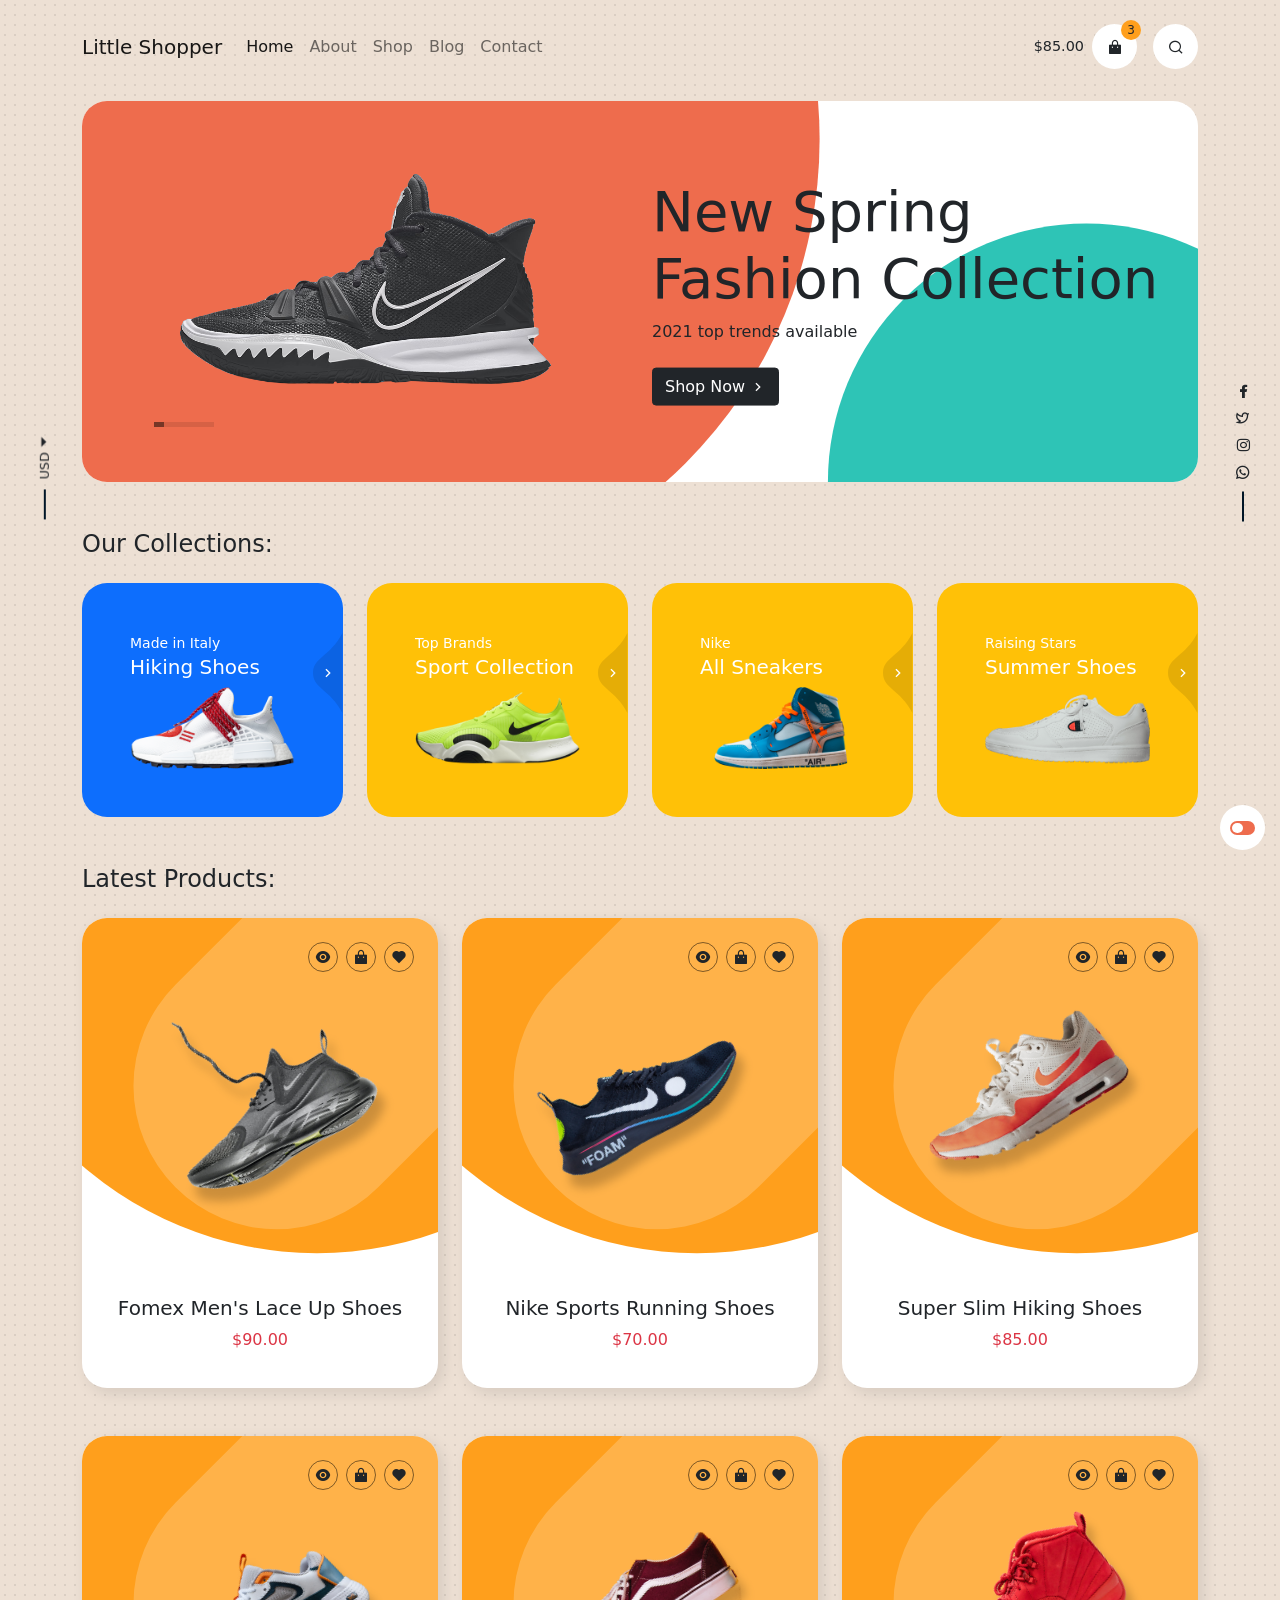
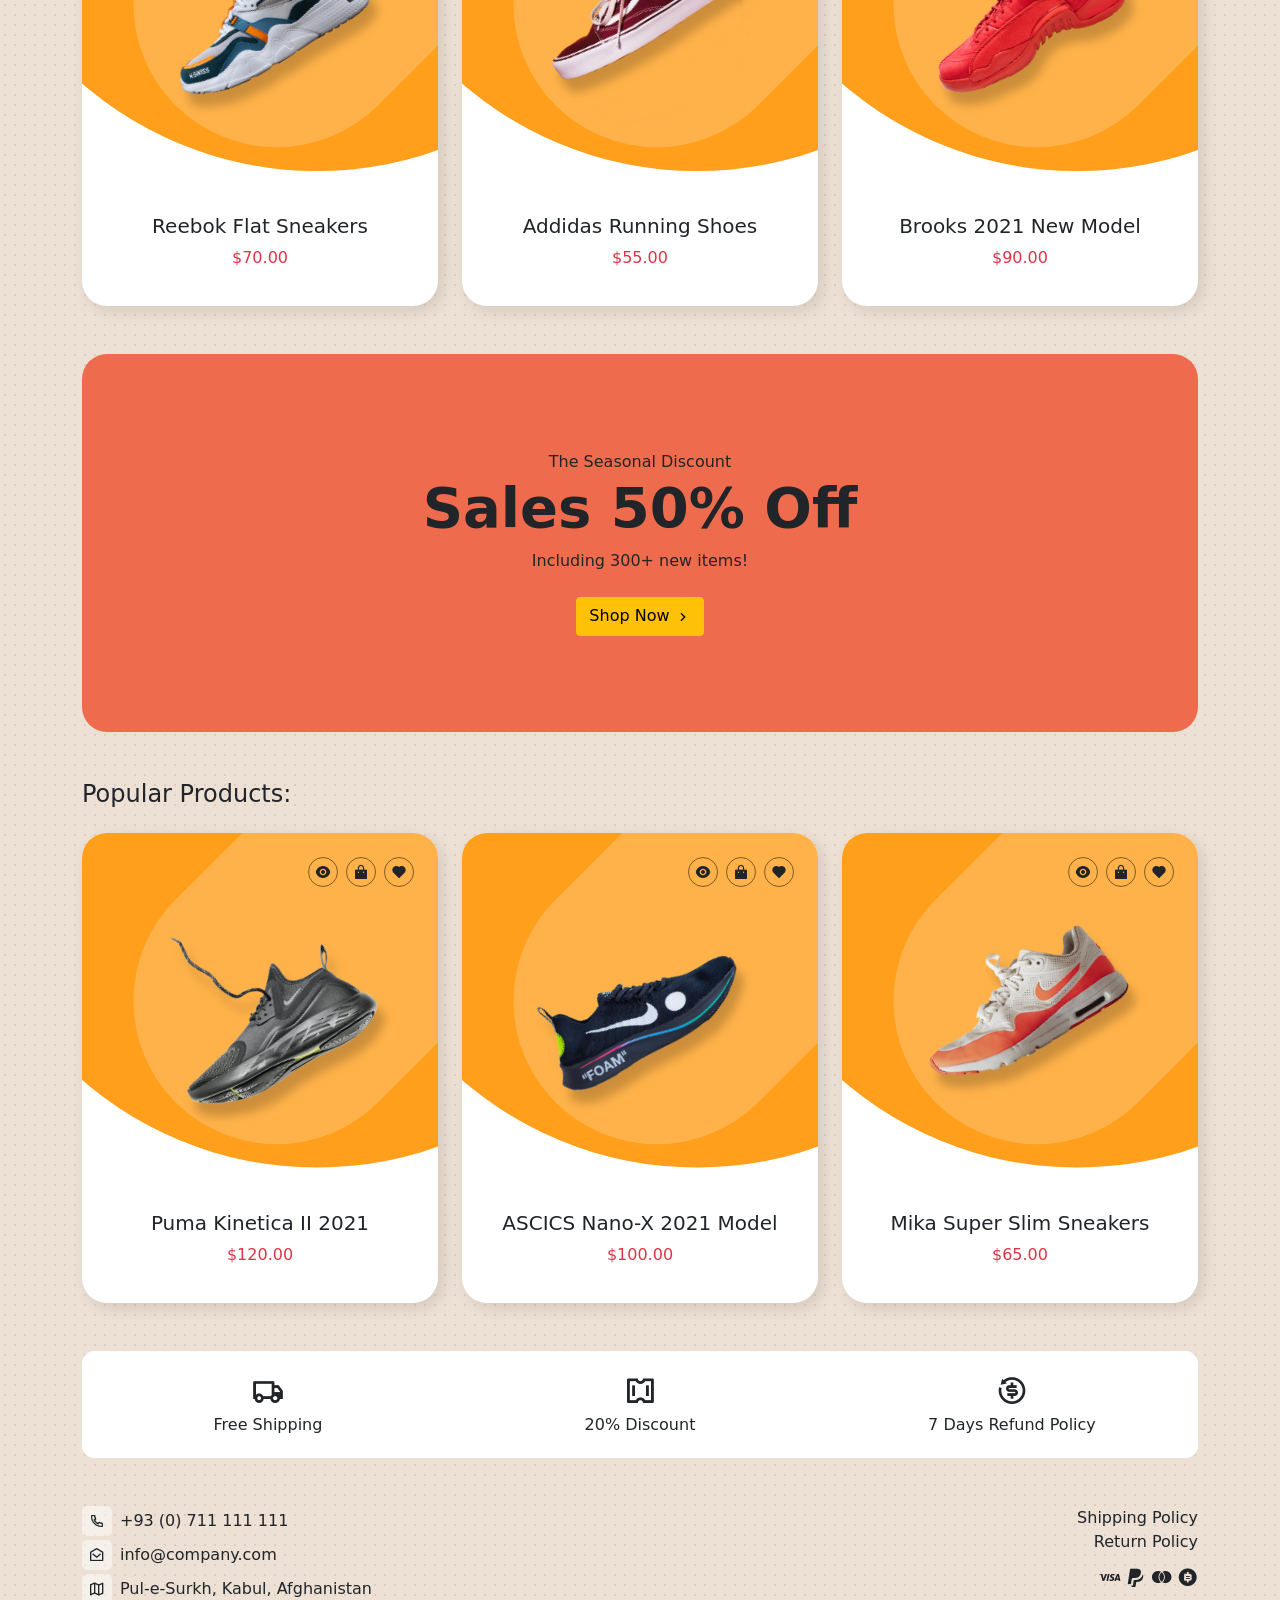
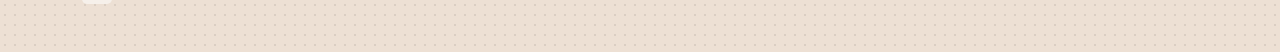
<file: index.html>
<!doctype html>
<html lang="en">
	<head>
		<meta charset="utf-8">
		<meta http-equiv="x-ua-compatible" content="ie=edge">
		<title>Little Shopper | HTML5 E-Commerce Template | Home</title>
		<meta name="description" content="Little shopper is a clean and minimal HTML5 template for e-commerce websites.">
		<meta name="viewport" content="width=device-width, initial-scale=1">

		<!-- Bootstrap -->
		<link rel="stylesheet" href="css/bootstrap.css">

		<!-- Main CSS Files -->
		<link rel="stylesheet" href="css/main.css">

		<!-- Font Icons (RemixIcons) -->
		<link rel="stylesheet" href="fonts/remixicon.css">

		<!-- Owl Carousel -->
		<link rel="stylesheet" href="css/owl.carousel.min.css">

		<!-- Jquery Toast -->
		<link rel="stylesheet" href="css/jquery.toast.min.css">

		<!-- Favicon -->
		<link rel="apple-touch-icon" sizes="57x57" href="img/favicon/apple-icon-57x57.png">
		<link rel="apple-touch-icon" sizes="60x60" href="img/favicon/apple-icon-60x60.png">
		<link rel="apple-touch-icon" sizes="72x72" href="img/favicon/apple-icon-72x72.png">
		<link rel="apple-touch-icon" sizes="76x76" href="img/favicon/apple-icon-76x76.png">
		<link rel="apple-touch-icon" sizes="114x114" href="img/favicon/apple-icon-114x114.png">
		<link rel="apple-touch-icon" sizes="120x120" href="img/favicon/apple-icon-120x120.png">
		<link rel="apple-touch-icon" sizes="144x144" href="img/favicon/apple-icon-144x144.png">
		<link rel="apple-touch-icon" sizes="152x152" href="img/favicon/apple-icon-152x152.png">
		<link rel="apple-touch-icon" sizes="180x180" href="img/favicon/apple-icon-180x180.png">
		<link rel="icon" type="image/png" sizes="192x192"  href="img/favicon/android-icon-192x192.png">
		<link rel="icon" type="image/png" sizes="32x32" href="img/favicon/favicon-32x32.png">
		<link rel="icon" type="image/png" sizes="96x96" href="img/favicon/favicon-96x96.png">
		<link rel="icon" type="image/png" sizes="16x16" href="img/favicon/favicon-16x16.png">
		<link rel="manifest" href="img/favicon/manifest.json">
		<meta name="msapplication-TileColor" content="#ffffff">
		<meta name="msapplication-TileImage" content="img/favicon/ms-icon-144x144.png">
		<meta name="theme-color" content="#ffffff">

		<!-- Facebook OG Tags -->
		<meta property="og:type" content="website">
		<meta property="og:url" content="https://ineedui.com/little-shopper/index.html">
		<meta property="og:title" content="Little Shopper | HTML5 E-Commerce Template">
		<meta property="og:image" content="https://ineedui.com/little-shopper/img/slider-800x400-1.png">
		<meta property="og:description" content="Little shopper is a clean and minimal HTML5 template for e-commerce websites.">
		<meta property="og:site_name" content="Little Shopper">
		<meta property="og:locale" content="en_US">
		<!-- Next tags are optional but recommended -->
		<meta property="og:image:width" content="800">
		<meta property="og:image:height" content="400">

		<!-- Twitter Card Tags -->
		<meta name="twitter:card" content="summary">
		<meta name="twitter:site" content="@site_account">
		<meta name="twitter:creator" content="@individual_account">
		<meta name="twitter:url" content="https://ineedui.com/little-shopper/index.html">
		<meta name="twitter:title" content="Little Shopper | HTML5 E-Commerce Template">
		<meta name="twitter:description" content="Little shopper is a clean and minimal HTML5 template for e-commerce websites.">
		<meta name="twitter:image" content="https://ineedui.com/little-shopper/img/slider-800x400-1.png">

	</head>
	<body class="home">

		<!-- Navbar -->
		<nav class="navbar navbar-expand-lg navbar-light mt-3">
			<div class="container">
				<a class="navbar-brand" href="#">Little Shopper</a>
				<button class="navbar-toggler" type="button" data-bs-toggle="collapse" data-bs-target="#navbarSupportedContent" aria-controls="navbarSupportedContent" aria-expanded="false" aria-label="Toggle navigation">
					<span class="navbar-toggler-icon"></span>
				</button>
				<div class="collapse navbar-collapse" id="navbarSupportedContent">
					<ul class="navbar-nav me-auto mb-2 mb-lg-0">
						<li class="nav-item">
							<a class="nav-link active" aria-current="page" href="index.html">Home</a>
						</li>
						<li class="nav-item">
							<a class="nav-link" href="about.html">About</a>
						</li>
						<li class="nav-item">
							<a class="nav-link" href="shop.html">Shop</a>
						</li>
						<li class="nav-item">
							<a class="nav-link" href="blog.html">Blog</a>
						</li>
						<li class="nav-item">
							<a class="nav-link" href="contact.html">Contact</a>
						</li>
					</ul>
					<!-- Currency Toggler For Mobile -->
					<div class="d-lg-none">
						<div data-bs-toggle="collapse" data-bs-target="#mobile_currency_toggle" aria-expanded="false" aria-controls="mobile_currency_toggle" role="button">
							USD <i class="ri-arrow-down-s-fill ri-middle"></i>
						</div>
						<div class="collapse" id="mobile_currency_toggle">
							<div class="card card-body">
								<ul class="list-unstyled mb-0">
									<li><a class="link-dark text-decoration-none" href="#">USD</a></li>
									<li><a class="link-dark text-decoration-none" href="#">CAD</a></li>
									<li><a class="link-dark text-decoration-none" href="#">AUD</a></li>
								</ul>
							</div>
						</div>
					</div>
					<!-- End Currency Toggler For Mobile -->

					<!-- Cart Button -->
					<div class="nav-cart me-lg-3 mt-3 mt-lg-0" data-bs-toggle="modal" data-bs-target="#cart_modal">
						<div class="cart-icon order-lg-2 me-2 me-lg-0">
							<i class="ri-shopping-bag-fill"></i>
							<div class="item-badge">3</div>
						</div>
						<div class="cart-amount order-lg-1 me-lg-2">$85.00</div>
					</div>
					<!-- End Cart Button -->

					<!-- Search Button -->
					<div class="nav-search mt-3 mt-lg-0" data-bs-toggle="modal" data-bs-target="#search_modal">
						<i class="ri-search-line"></i>
					</div>
					<!-- End Search Button -->
				</div>
			</div>
		</nav>
		<!-- End Navbar -->

		<main>
			<!-- Top Section -->
			<section class="top mt-4">
				<div class="container">
					<div class="header-card bg-white p-4">
						<div class="row">
							<div class="col-md-6">
								<div class="p-md-5 text-center text-md-start">
									<!-- Carousel Images -->
									<div class="owl-carousel">
										<img src="img/slider-800x400-1.png" alt="Product Title" class="img-fluid" data-index="1" />
										<img src="img/slider-800x400-2.png" alt="Product Title" class="img-fluid" data-index="2" />
										<img src="img/slider-800x400-3.png" alt="Product Title" class="img-fluid" data-index="3" />
										<img src="img/slider-800x400-4.png" alt="Product Title" class="img-fluid" data-index="4" />
										<img src="img/slider-800x400-5.png" alt="Product Title" class="img-fluid" data-index="5" />
										<img src="img/slider-800x400-6.png" alt="Product Title" class="img-fluid" data-index="6" />
									</div>
									<!-- End Carousel Images -->
								</div>
							</div>
							<div class="col-md-6 d-flex flex-column carousel-info-wrapper">
								<div class="position-relative h-100 z-index-99">
									<!-- Carousel Info -->
									<div class="carousel-info active">
										<h1 class="title display-4 fw-normal">New Spring Fashion Collection</h1>
										<div class="desc mb-4 fw-light">2021 top trends available</div>
										<a href="#" class="link btn btn-dark btn-arrow">Shop Now <i class="ri-arrow-right-s-line ri-middle"></i></a>
									</div>
									<!-- End Carousel Info -->

									<!-- Carousel Info -->
									<div class="carousel-info">
										<h1 class="title display-4 fw-normal">Sneakers Made Differently!</h1>
										<div class="desc mb-4 fw-light">The best choices for men</div>
										<a href="#" class="link btn btn-dark btn-arrow">Shop Now <i class="ri-arrow-right-s-line ri-middle"></i></a>
									</div>
									<!-- End Carousel Info -->

									<!-- Carousel Info -->
									<div class="carousel-info">
										<h1 class="title display-4 fw-normal">Faster, Lighter, Stronger!</h1>
										<div class="desc mb-4 fw-light">The new version is one of a kind</div>
										<a href="#" class="link btn btn-dark btn-arrow">Shop Now <i class="ri-arrow-right-s-line ri-middle"></i></a>
									</div>
									<!-- End Carousel Info -->

									<!-- Carousel Info -->
									<div class="carousel-info">
										<h1 class="title display-4 fw-normal">Better footware, better life</h1>
										<div class="desc mb-4 fw-light">For those who know the value of footware</div>
										<a href="#" class="link btn btn-dark btn-arrow">Shop Now <i class="ri-arrow-right-s-line ri-middle"></i></a>
									</div>
									<!-- End Carousel Info -->

									<!-- Carousel Info -->
									<div class="carousel-info">
										<h1 class="title display-4 fw-normal">Stay Trendy, Stay Successful</h1>
										<div class="desc mb-4 fw-light">Find out the top trends of 2021</div>
										<a href="#" class="link btn btn-dark btn-arrow">Shop Now <i class="ri-arrow-right-s-line ri-middle"></i></a>
									</div>
									<!-- End Carousel Info -->

									<!-- Carousel Info -->
									<div class="carousel-info">
										<h1 class="title display-4 fw-normal">A Better Walking Experience</h1>
										<div class="desc mb-4 fw-light">Feel the comfort your deserve!</div>
										<a href="#" class="link btn btn-dark btn-arrow">Shop Now <i class="ri-arrow-right-s-line ri-middle"></i></a>
									</div>
									<!-- End Carousel Info -->
								</div>
							</div>
						</div>
					</div>
				</div>
			</section>
			<!-- End Top Section -->

			<!-- Categories Section -->
			<section class="categories mt-5">
				<div class="container">
					<div class="row mb-3">
						<div class="col">
							<h3 class="h4 text-color-auto">Our Collections:</h3>
						</div>
					</div>
					<div class="row">
						<div class="col-md-6 col-lg-3">
							<a href="collection.html" class="text-decoration-none">
								<div class="bg-primary link-badge-wrapper p-5 rounded-lg text-white position-relative">
									<span class="small">Made in Italy</span>
									<div class="h5">Hiking Shoes</div>
									<img src="img/category-800x400-1.png" alt="Collection Title" class="img-fluid" />
									<span class="link-badge">
										<i class="ri-arrow-right-s-line"></i>
									</span>
								</div>
							</a>
						</div>
						<div class="col-md-6 col-lg-3 mt-3 mt-md-0">
							<a href="collection.html" class="text-decoration-none">
								<div class="bg-warning link-badge-wrapper p-5 text-white rounded-lg position-relative">
									<span class="small">Top Brands</span>
									<div class="h5">Sport Collection</div>
									<img src="img/category-800x400-2.png" alt="Collection Title" class="img-fluid" />
									<span class="link-badge">
										<i class="ri-arrow-right-s-line"></i>
									</span>
								</div>
							</a>
						</div>
						<div class="col-md-6 col-lg-3 mt-3 mt-lg-0">
							<a href="collection.html" class="text-decoration-none">
								<div class="bg-warning link-badge-wrapper p-5 text-white rounded-lg position-relative">
									<span class="small">Nike</span>
									<div class="h5">All Sneakers</div>
									<img src="img/category-800x400-3.png" alt="Collection Title" class="img-fluid" />
									<span class="link-badge">
										<i class="ri-arrow-right-s-line"></i>
									</span>
								</div>
							</a>
						</div>
						<div class="col-md-6 col-lg-3 mt-3 mt-lg-0">
							<a href="collection.html" class="text-decoration-none">
								<div class="bg-warning link-badge-wrapper p-5 text-white rounded-lg position-relative">
									<span class="small">Raising Stars</span>
									<div class="h5">Summer Shoes</div>
									<img src="img/category-800x400-4.png" alt="Collection Title" class="img-fluid" />
									<span class="link-badge">
										<i class="ri-arrow-right-s-line"></i>
									</span>
								</div>
							</a>
						</div>
					</div>
				</div>
			</section>
			<!-- End Categories Section -->

			<!-- Latest Products -->
			<section class="latest-products mt-5">
				<div class="container">
					<div class="row mb-3">
						<div class="col">
							<h3 class="h4 text-color-auto">Latest Products:</h3>
						</div>
					</div>
					<div class="row">
						<div class="col-md-4">
							<!-- Product Card -->
							<div class="product-card bg-white">
								<div class="card-body p-4">
									<div class="actions d-flex justify-content-end">
										<div class="quick-view" data-bs-toggle="modal" data-bs-target="#quick_view_modal">
											<i class="ri-eye-fill"></i>
											<svg height="32" width="32">
												<circle class="circle" cx="16" cy="16" r="14" stroke="black" stroke-width="2" fill-opacity="0" />
											</svg>
										</div>
										<div class="add-to-card mx-2">
											<i class="ri-shopping-bag-fill"></i>
											<svg height="32" width="32">
												<circle class="circle" cx="16" cy="16" r="14" stroke="black" stroke-width="2" fill-opacity="0" />
											</svg>
										</div>
										<div class="wishlist">
											<i class="ri-heart-fill"></i>
											<svg height="32" width="32">
												<circle class="circle" cx="16" cy="16" r="14" stroke="black" stroke-width="2" fill-opacity="0" />
											</svg>
										</div>
									</div>
									<div class="card-image px-5 py-3 px-md-0 py-md-0 px-lg-5 py-lg-3">
										<a href="product.html"><img src="img/shoe-800x800-1.png" alt="Product Title" class="img-fluid" /></a>
									</div>
									<div class="pt-4 text-center position-relative">
										<div class="card-label">
											<a href="product.html" class="link-dark text-decoration-none"><div class="card-title h5 text-capitalize">Fomex Men's Lace Up Shoes</div></a>
											<div class="card-price text-danger">$90.00</div>
										</div>
										<div class="card-desc text-muted small fw-light mt-3 text-truncate">Spotee presents you elegant and quality footwear for men.</div>
										<div class="card-review mt-1">
											<i class="ri-star-fill text-warning"></i>
											<i class="ri-star-fill text-warning"></i>
											<i class="ri-star-fill text-warning"></i>
											<i class="ri-star-fill text-warning"></i>
											<i class="ri-star-half-fill text-warning"></i>
										</div>
									</div>
								</div>
							</div>
							<!-- End Product Card -->
						</div>

						<div class="col-md-4 mt-3 mt-md-0">
							<!-- Product Card -->
							<div class="product-card bg-white">
								<div class="card-body p-4">
									<div class="actions d-flex justify-content-end">
										<div class="quick-view" data-bs-toggle="modal" data-bs-target="#quick_view_modal">
											<i class="ri-eye-fill"></i>
											<svg height="32" width="32">
												<circle class="circle" cx="16" cy="16" r="14" stroke="black" stroke-width="2" fill-opacity="0" />
											</svg>
										</div>
										<div class="add-to-card mx-2">
											<i class="ri-shopping-bag-fill"></i>
											<svg height="32" width="32">
												<circle class="circle" cx="16" cy="16" r="14" stroke="black" stroke-width="2" fill-opacity="0" />
											</svg>
										</div>
										<div class="wishlist">
											<i class="ri-heart-fill"></i>
											<svg height="32" width="32">
												<circle class="circle" cx="16" cy="16" r="14" stroke="black" stroke-width="2" fill-opacity="0" />
											</svg>
										</div>
									</div>
									<div class="card-image px-5 py-3 px-md-0 py-md-0 px-lg-5 py-lg-3">
										<a href="product.html"><img src="img/shoe-800x800-2.png" alt="Product Title" class="img-fluid" /></a>
									</div>
									<div class="pt-4 text-center position-relative">
										<div class="card-label">
											<a href="product.html" class="link-dark text-decoration-none"><div class="card-title h5 text-capitalize">Nike Sports Running Shoes</div></a>
											<div class="card-price text-danger">$70.00</div>
										</div>
										<div class="card-desc text-muted small fw-light mt-3 text-truncate">Quality is our mission.</div>
										<div class="card-review mt-1">
											<i class="ri-star-fill text-warning"></i>
											<i class="ri-star-fill text-warning"></i>
											<i class="ri-star-fill text-warning"></i>
											<i class="ri-star-fill text-warning"></i>
											<i class="ri-star-half-fill text-warning"></i>
										</div>
									</div>
								</div>
							</div>
							<!-- End Product Card -->
						</div>

						<div class="col-md-4 mt-3 mt-md-0">
							<!-- Product Card -->
							<div class="product-card bg-white">
								<div class="card-body p-4">
									<div class="actions d-flex justify-content-end">
										<div class="quick-view" data-bs-toggle="modal" data-bs-target="#quick_view_modal">
											<i class="ri-eye-fill"></i>
											<svg height="32" width="32">
												<circle class="circle" cx="16" cy="16" r="14" stroke="black" stroke-width="2" fill-opacity="0" />
											</svg>
										</div>
										<div class="add-to-card mx-2">
											<i class="ri-shopping-bag-fill"></i>
											<svg height="32" width="32">
												<circle class="circle" cx="16" cy="16" r="14" stroke="black" stroke-width="2" fill-opacity="0" />
											</svg>
										</div>
										<div class="wishlist">
											<i class="ri-heart-fill"></i>
											<svg height="32" width="32">
												<circle class="circle" cx="16" cy="16" r="14" stroke="black" stroke-width="2" fill-opacity="0" />
											</svg>
										</div>
									</div>
									<div class="card-image px-5 py-3 px-md-0 py-md-0 px-lg-5 py-lg-3">
										<a href="product.html"><img src="img/shoe-800x800-3.png" alt="Product Title" class="img-fluid" /></a>
									</div>
									<div class="pt-4 text-center position-relative">
										<div class="card-label">
											<a href="product.html" class="link-dark text-decoration-none"><div class="card-title h5 text-capitalize">Super Slim Hiking Shoes</div></a>
											<div class="card-price text-danger">$85.00</div>
										</div>
										<div class="card-desc text-muted small fw-light mt-3 text-truncate">Spotee presents you elegant and quality footwear for men.</div>
										<div class="card-review mt-1">
											<i class="ri-star-fill text-warning"></i>
											<i class="ri-star-fill text-warning"></i>
											<i class="ri-star-fill text-warning"></i>
											<i class="ri-star-fill text-warning"></i>
											<i class="ri-star-half-fill text-warning"></i>
										</div>
									</div>
								</div>
							</div>
							<!-- End Product Card -->
						</div>
					</div>
					<div class="row mt-3 mt-lg-5">
						<div class="col-md-4">
							<!-- Product Card -->
							<div class="product-card bg-white">
								<div class="card-body p-4">
									<div class="actions d-flex justify-content-end">
										<div class="quick-view" data-bs-toggle="modal" data-bs-target="#quick_view_modal">
											<i class="ri-eye-fill"></i>
											<svg height="32" width="32">
												<circle class="circle" cx="16" cy="16" r="14" stroke="black" stroke-width="2" fill-opacity="0" />
											</svg>
										</div>
										<div class="add-to-card mx-2">
											<i class="ri-shopping-bag-fill"></i>
											<svg height="32" width="32">
												<circle class="circle" cx="16" cy="16" r="14" stroke="black" stroke-width="2" fill-opacity="0" />
											</svg>
										</div>
										<div class="wishlist">
											<i class="ri-heart-fill"></i>
											<svg height="32" width="32">
												<circle class="circle" cx="16" cy="16" r="14" stroke="black" stroke-width="2" fill-opacity="0" />
											</svg>
										</div>
									</div>
									<div class="card-image px-5 py-3 px-md-0 py-md-0 px-lg-5 py-lg-3">
										<a href="product.html"><img src="img/shoe-800x800-4.png" alt="Product Title" class="img-fluid" /></a>
									</div>
									<div class="pt-4 text-center position-relative">
										<div class="card-label">
											<a href="product.html" class="link-dark text-decoration-none"><div class="card-title h5 text-capitalize">Reebok Flat Sneakers</div></a>
											<div class="card-price text-danger">$70.00</div>
										</div>
										<div class="card-desc text-muted small fw-light mt-3 text-truncate">Make walking a pleasure!</div>
										<div class="card-review mt-1">
											<i class="ri-star-fill text-warning"></i>
											<i class="ri-star-fill text-warning"></i>
											<i class="ri-star-fill text-warning"></i>
											<i class="ri-star-fill text-warning"></i>
											<i class="ri-star-half-fill text-warning"></i>
										</div>
									</div>
								</div>
							</div>
							<!-- End Product Card -->
						</div>

						<div class="col-md-4 mt-3 mt-md-0">
							<!-- Product Card -->
							<div class="product-card bg-white">
								<div class="card-body p-4">
									<div class="actions d-flex justify-content-end">
										<div class="quick-view" data-bs-toggle="modal" data-bs-target="#quick_view_modal">
											<i class="ri-eye-fill"></i>
											<svg height="32" width="32">
												<circle class="circle" cx="16" cy="16" r="14" stroke="black" stroke-width="2" fill-opacity="0" />
											</svg>
										</div>
										<div class="add-to-card mx-2">
											<i class="ri-shopping-bag-fill"></i>
											<svg height="32" width="32">
												<circle class="circle" cx="16" cy="16" r="14" stroke="black" stroke-width="2" fill-opacity="0" />
											</svg>
										</div>
										<div class="wishlist">
											<i class="ri-heart-fill"></i>
											<svg height="32" width="32">
												<circle class="circle" cx="16" cy="16" r="14" stroke="black" stroke-width="2" fill-opacity="0" />
											</svg>
										</div>
									</div>
									<div class="card-image px-5 py-3 px-md-0 py-md-0 px-lg-5 py-lg-3">
										<a href="product.html"><img src="img/shoe-800x800-5.png" alt="Product Title" class="img-fluid" /></a>
									</div>
									<div class="pt-4 text-center position-relative">
										<div class="card-label">
											<a href="product.html" class="link-dark text-decoration-none"><div class="card-title h5 text-capitalize">Addidas Running Shoes</div></a>
											<div class="card-price text-danger">$55.00</div>
										</div>
										<div class="card-desc text-muted small fw-light mt-3 text-truncate">Feel the power, great for sportsman!</div>
										<div class="card-review mt-1">
											<i class="ri-star-fill text-warning"></i>
											<i class="ri-star-fill text-warning"></i>
											<i class="ri-star-fill text-warning"></i>
											<i class="ri-star-fill text-warning"></i>
											<i class="ri-star-half-fill text-warning"></i>
										</div>
									</div>
								</div>
							</div>
							<!-- End Product Card -->
						</div>

						<div class="col-md-4 mt-3 mt-md-0">
							<!-- Product Card -->
							<div class="product-card bg-white">
								<div class="card-body p-4">
									<div class="actions d-flex justify-content-end">
										<div class="quick-view" data-bs-toggle="modal" data-bs-target="#quick_view_modal">
											<i class="ri-eye-fill"></i>
											<svg height="32" width="32">
												<circle class="circle" cx="16" cy="16" r="14" stroke="black" stroke-width="2" fill-opacity="0" />
											</svg>
										</div>
										<div class="add-to-card mx-2">
											<i class="ri-shopping-bag-fill"></i>
											<svg height="32" width="32">
												<circle class="circle" cx="16" cy="16" r="14" stroke="black" stroke-width="2" fill-opacity="0" />
											</svg>
										</div>
										<div class="wishlist">
											<i class="ri-heart-fill"></i>
											<svg height="32" width="32">
												<circle class="circle" cx="16" cy="16" r="14" stroke="black" stroke-width="2" fill-opacity="0" />
											</svg>
										</div>
									</div>
									<div class="card-image px-5 py-3 px-md-0 py-md-0 px-lg-5 py-lg-3">
										<a href="product.html"><img src="img/shoe-800x800-6.png" alt="Product Title" class="img-fluid" /></a>
									</div>
									<div class="pt-4 text-center position-relative">
										<div class="card-label">
											<a href="product.html" class="link-dark text-decoration-none"><div class="card-title h5 text-capitalize">Brooks 2021 New Model</div></a>
											<div class="card-price text-danger">$90.00</div>
										</div>
										<div class="card-desc text-muted small fw-light mt-3 text-truncate">Making shoes since 1950!</div>
										<div class="card-review mt-1">
											<i class="ri-star-fill text-warning"></i>
											<i class="ri-star-fill text-warning"></i>
											<i class="ri-star-fill text-warning"></i>
											<i class="ri-star-fill text-warning"></i>
											<i class="ri-star-half-fill text-warning"></i>
										</div>
									</div>
								</div>
							</div>
							<!-- End Product Card -->
						</div>
					</div>
				</div>
			</section>
			<!-- End Latest Products -->

			<!-- Discount CTA Section  -->
			<section class="discount mt-5">
				<div class="container">
					<div class="row">
						<div class="col">
							<div class="rounded-lg bg-image py-5 text-center">
								<div class="mt-5">The Seasonal Discount</div>
								<h2 class="display-4 fw-bold">Sales 50% Off</h2>
								<div>Including 300+ new items!</div>
								<a href="#" class="mt-4 mb-5 btn btn-warning">Shop Now <i class="ri-arrow-right-s-line ri-middle"></i></a>
							</div>
						</div>
					</div>
				</div>
			</section>
			<!-- End Discount CTA Section  -->

			<!-- Popular Products -->
			<section class="popular-products mt-5">
				<div class="container">
					<div class="row mb-3">
						<div class="col">
							<h3 class="h4 text-color-auto">Popular Products:</h3>
						</div>
					</div>
					<div class="row">
						<div class="col-md-4">
							<!-- Product Card -->
							<div class="product-card bg-white">
								<div class="card-body p-4">
									<div class="actions d-flex justify-content-end">
										<div class="quick-view" data-bs-toggle="modal" data-bs-target="#quick_view_modal">
											<i class="ri-eye-fill"></i>
											<svg height="32" width="32">
												<circle class="circle" cx="16" cy="16" r="14" stroke="black" stroke-width="2" fill-opacity="0" />
											</svg>
										</div>
										<div class="add-to-card mx-2">
											<i class="ri-shopping-bag-fill"></i>
											<svg height="32" width="32">
												<circle class="circle" cx="16" cy="16" r="14" stroke="black" stroke-width="2" fill-opacity="0" />
											</svg>
										</div>
										<div class="wishlist">
											<i class="ri-heart-fill"></i>
											<svg height="32" width="32">
												<circle class="circle" cx="16" cy="16" r="14" stroke="black" stroke-width="2" fill-opacity="0" />
											</svg>
										</div>
									</div>
									<div class="card-image px-5 py-3 px-md-0 py-md-0 px-lg-5 py-lg-3">
										<a href="product.html"><img src="img/shoe-800x800-1.png" alt="Product Title" class="img-fluid" /></a>
									</div>
									<div class="pt-4 text-center position-relative">
										<div class="card-label">
											<a href="product.html" class="link-dark text-decoration-none"><div class="card-title h5 text-capitalize">Puma Kinetica II 2021</div></a>
											<div class="card-price text-danger">$120.00</div>
										</div>
										<div class="card-desc text-muted small fw-light mt-3 text-truncate">A masterpiece for professionals!</div>
										<div class="card-review mt-1">
											<i class="ri-star-fill text-warning"></i>
											<i class="ri-star-fill text-warning"></i>
											<i class="ri-star-fill text-warning"></i>
											<i class="ri-star-fill text-warning"></i>
											<i class="ri-star-half-fill text-warning"></i>
										</div>
									</div>
								</div>
							</div>
							<!-- End Product Card -->
						</div>

						<div class="col-md-4 mt-3 mt-md-0">
							<!-- Product Card -->
							<div class="product-card bg-white">
								<div class="card-body p-4">
									<div class="actions d-flex justify-content-end">
										<div class="quick-view" data-bs-toggle="modal" data-bs-target="#quick_view_modal">
											<i class="ri-eye-fill"></i>
											<svg height="32" width="32">
												<circle class="circle" cx="16" cy="16" r="14" stroke="black" stroke-width="2" fill-opacity="0" />
											</svg>
										</div>
										<div class="add-to-card mx-2">
											<i class="ri-shopping-bag-fill"></i>
											<svg height="32" width="32">
												<circle class="circle" cx="16" cy="16" r="14" stroke="black" stroke-width="2" fill-opacity="0" />
											</svg>
										</div>
										<div class="wishlist">
											<i class="ri-heart-fill"></i>
											<svg height="32" width="32">
												<circle class="circle" cx="16" cy="16" r="14" stroke="black" stroke-width="2" fill-opacity="0" />
											</svg>
										</div>
									</div>
									<div class="card-image px-5 py-3 px-md-0 py-md-0 px-lg-5 py-lg-3">
										<a href="product.html"><img src="img/shoe-800x800-2.png" alt="Product Title" class="img-fluid" /></a>
									</div>
									<div class="pt-4 text-center position-relative">
										<div class="card-label">
											<a href="product.html" class="link-dark text-decoration-none"><div class="card-title h5 text-capitalize">ASCICS Nano-X 2021 Model</div></a>
											<div class="card-price text-danger">$100.00</div>
										</div>
										<div class="card-desc text-muted small fw-light mt-3 text-truncate">Quality is our mission.</div>
										<div class="card-review mt-1">
											<i class="ri-star-fill text-warning"></i>
											<i class="ri-star-fill text-warning"></i>
											<i class="ri-star-fill text-warning"></i>
											<i class="ri-star-fill text-warning"></i>
											<i class="ri-star-half-fill text-warning"></i>
										</div>
									</div>
								</div>
							</div>
							<!-- End Product Card -->
						</div>

						<div class="col-md-4 mt-3 mt-md-0">
							<!-- Product Card -->
							<div class="product-card bg-white">
								<div class="card-body p-4">
									<div class="actions d-flex justify-content-end">
										<div class="quick-view" data-bs-toggle="modal" data-bs-target="#quick_view_modal">
											<i class="ri-eye-fill"></i>
											<svg height="32" width="32">
												<circle class="circle" cx="16" cy="16" r="14" stroke="black" stroke-width="2" fill-opacity="0" />
											</svg>
										</div>
										<div class="add-to-card mx-2">
											<i class="ri-shopping-bag-fill"></i>
											<svg height="32" width="32">
												<circle class="circle" cx="16" cy="16" r="14" stroke="black" stroke-width="2" fill-opacity="0" />
											</svg>
										</div>
										<div class="wishlist">
											<i class="ri-heart-fill"></i>
											<svg height="32" width="32">
												<circle class="circle" cx="16" cy="16" r="14" stroke="black" stroke-width="2" fill-opacity="0" />
											</svg>
										</div>
									</div>
									<div class="card-image px-5 py-3 px-md-0 py-md-0 px-lg-5 py-lg-3">
										<a href="product.html"><img src="img/shoe-800x800-3.png" alt="Product Title" class="img-fluid" /></a>
									</div>
									<div class="pt-4 text-center position-relative">
										<div class="card-label">
											<a href="product.html" class="link-dark text-decoration-none"><div class="card-title h5 text-capitalize">Mika Super Slim Sneakers</div></a>
											<div class="card-price text-danger">$65.00</div>
										</div>
										<div class="card-desc text-muted small fw-light mt-3 text-truncate">Mika makes thing accessible.</div>
										<div class="card-review mt-1">
											<i class="ri-star-fill text-warning"></i>
											<i class="ri-star-fill text-warning"></i>
											<i class="ri-star-fill text-warning"></i>
											<i class="ri-star-fill text-warning"></i>
											<i class="ri-star-half-fill text-warning"></i>
										</div>
									</div>
								</div>
							</div>
							<!-- End Product Card -->
						</div>
					</div>
				</div>
			</section>
			<!-- End Popular Products -->

			<!-- Features Section -->
			<section class="features mt-5">
				<div class="container">
					<div class="row text-center bg-white mx-0 py-3 rounded-md">
						<div class="col-md-4">
							<i class="ri-truck-line ri-2x"></i>
							<h4 class="fs-6 fw-normal">Free Shipping</h4>
						</div>
						<div class="col-md-4">
							<i class="ri-coupon-4-line ri-2x"></i>
							<h4 class="fs-6 fw-normal">20% Discount</h4>
						</div>
						<div class="col-md-4">
							<i class="ri-refund-2-line ri-2x"></i>
							<h4 class="fs-6 fw-normal">7 Days Refund Policy</h4>
						</div>
					</div>
				</div>
			</section>
			<!-- End Features Section -->
		</main>

		<!-- Footer -->
		<footer class="mt-5 mb-lg-5">
			<div class="container">
				<div class="row">
					<div class="col-md-6">
						<div class="d-flex align-items-center">
							<div class="icon-wrapper me-2">
								<i class="ri-phone-line"></i>
							</div>
							<a href="tel:+93-711-111-111" class="text-color-auto text-decoration-none" rel="nofollow">+93 (0) 711 111 111</a>
						</div>
						<div class="mt-1 d-flex align-items-center">
							<div class="icon-wrapper me-2">
								<i class="ri-mail-open-line"></i>
							</div>
							<a href="mailto:info@company.com" class="text-color-auto text-decoration-none" rel="nofollow">info@company.com</a>
						</div>
						<div class="mt-1 d-flex align-items-center">
							<div class="icon-wrapper me-2">
								<i class="ri-map-2-line"></i>
							</div>
							<address class="d-inline-block mb-0 text-color-auto">Pul-e-Surkh, Kabul, Afghanistan</address>
						</div>
					</div>
					<div class="col-md-6 text-md-end mt-3 mt-lg-0">
						<ul class="list-unstyled">
							<li><a href="#" class="text-color-auto text-decoration-none">Shipping Policy</a></li>
							<li><a href="#" class="text-color-auto text-decoration-none">Return Policy</a></li>
						</ul>
						<div class="text-color-auto">
							<i class="ri-visa-line ri-lg"></i>
							<i class="ri-paypal-fill ri-lg"></i>
							<i class="ri-mastercard-fill ri-lg"></i>
							<i class="ri-bit-coin-fill ri-lg"></i>
						</div>
					</div>
				</div>
			</div>
		</footer>
		<!-- End Footer -->

		<!-- Currency Toggler -->
		<div class="dropend d-none d-lg-block">
			<div id="currency_toggle" class="dropdown-toggle currency-toggle" data-bs-toggle="dropdown" aria-expanded="false" role="button">
			  USD
			</div>
			<ul class="dropdown-menu" aria-labelledby="currency_toggle">
				<li><a class="dropdown-item" href="#">USD</a></li>
				<li><a class="dropdown-item" href="#">CAD</a></li>
				<li><a class="dropdown-item" href="#">AUD</a></li>
			</ul>
		</div>
		<!-- End Currency Toggler -->

		<!-- Dark Mode Toggler -->
		<div class="dark-mode-toggle">
			<input class="toggler toggler-light" id="dm_toggle" type="checkbox"/>
			<label class="toggler-btn" for="dm_toggle"></label>
		</div>
		<!-- End Dark Mode Toggler -->

		<!-- Social Media Links -->
		<div class="social-media text-center my-3 my-lg-0">
			<a href="#" target="_blank" rel="noopener" class="text-decoration-none text-color-auto"><i class="ri-facebook-fill"></i></a>
			<a href="#" target="_blank" rel="noopener" class="text-decoration-none text-color-auto"><i class="ri-twitter-line"></i></a>
			<a href="#" target="_blank" rel="noopener" class="text-decoration-none text-color-auto"><i class="ri-instagram-line"></i></a>
			<a href="#" target="_blank" rel="noopener" class="text-decoration-none text-color-auto"><i class="ri-whatsapp-line"></i></a>
		</div>
		<!-- End Social Media Links -->

		<!-- Quick View Modal -->
		<div class="modal fade" id="quick_view_modal" tabindex="-1" aria-labelledby="modal_lable" aria-hidden="true">
			<div class="modal-dialog modal-xl">
				<div class="modal-content rounded-lg">
					<div class="modal-body py-5">
						<button type="button" class="btn-close" data-bs-dismiss="modal" aria-label="Close"></button>
						<div class="container">
							<div class="row align-items-center">
								<div class="col-lg-4 pe-lg-5">
									<div class="h3" id="modal_lable">Fomex Men's Grey Sports Shoes</div>
									<div class="text-muted mt-3 fw-light">We present you elegant and quality footwear for men just like an art. It's made for comfortable to wear. It provides you with a variety of designs and styles with unique designs and soles.</div>
									<div class="row mt-3">
										<div class="col-4">
											<div class="product-thumb-wrapper">
												<img src="img/shoe-800x800-3.png" alt="Super Sport Shoes" class="img-fluid" />
											</div>
										</div>
										<div class="col-4">
											<div class="product-thumb-wrapper">
												<img src="img/shoe-800x800-4.png" alt="Super Sport Shoes" class="img-fluid" />
											</div>
										</div>
										<div class="col-4">
											<div class="product-thumb-wrapper">
												<img src="img/shoe-800x800-6.png" alt="Super Sport Shoes" class="img-fluid" />
											</div>
										</div>
									</div>
								</div>
								<div class="col-lg-4 my-3 my-lg-0">
									<div class="product-image-wrapper circle">
										<img src="img/shoe-800x800-1.png" alt="Super Sport Shoes" class="img-fluid" />
									</div>
								</div>
								<div class="col-lg-4 ps-lg-5">
									<div>Price:</div>
									<div class="h3">$85.00</div>
									<div class="mt-3">Color:</div>
									<div class="product-colors">
										<span class="red"></span>
										<span class="orange active"></span>
										<span class="purple"></span>
										<span class="tiffany"></span>
										<span class="sienna"></span>
									</div>
									<div class="mt-3">Sizes:</div>
									<div class="product-sizes">
										<span>38</span>
										<span class="active">39</span>
										<span>40</span>
										<span>41</span>
										<span>42</span>
										<span>43</span>
									</div>

									<a href="#" class="btn btn-dark mt-3">Add to Cart <i class="ri-shopping-bag-line"></i></a>
								</div>
							</div>
						</div>
					</div>
				</div>
			</div>
		</div>
		<!-- End Quick View Modal -->

		<!-- Search Modal -->
		<div class="modal fade search-modal" id="search_modal" tabindex="-1" aria-labelledby="search_label" aria-hidden="true">
			<div class="modal-dialog modal-xl">
				<div class="modal-content border-0 rounded-lg pt-4">
					<div class="modal-body p-3 p-lg-5">
						<button type="button" class="btn-close" data-bs-dismiss="modal" aria-label="Close"></button>
						<div class="row justify-content-center">
							<div class="col-md-7 mt-4 text-center">
								<form action="#" method="post">
									<label for="search_input" id="search_label" class="visually-hidden">Search</label>
									<input type="search" class="form-control text-center border-0 border-bottom" id="search_input" placeholder="What are you looking for?" required />
								</form>
							</div>
						</div>
						<div class="row justify-content-center text-center">
							<div class="col-md-8">
								<div class="mt-3 mt-lg-5">Popular Searches:</div>
								<div class="mt-2">
									<a href="#" class="tag-outline">Nike</a>
									<a href="#" class="tag-outline">Running Shoes</a>
									<a href="#" class="tag-outline">Sneakers</a>
									<a href="#" class="tag-outline">2022</a>
									<a href="#" class="tag-outline">Boots</a>
								</div>
							</div>
						</div>
						<div class="row mt-2 mt-lg-4">
							<div class="col-md-4">
								<a href="#" class="text-decoration-none">
									<div class="link-badge-wrapper bg-warning p-4 rounded-lg text-white position-relative">
										<span class="small">Made in Italy</span>
										<div class="h5">Hiking Shoes</div>
										<img src="img/slider-800x400-1.png" alt="Hiking Shoes" class="img-fluid" />
										<span class="link-badge">
											<i class="ri-arrow-right-s-line"></i>
										</span>
									</div>
								</a>
							</div>
							<div class="col-md-4 mt-3 mt-md-0">
								<a href="#" class="text-decoration-none">
									<div class="link-badge-wrapper bg-danger p-4 rounded-lg text-white position-relative">
										<span class="small">For sporters</span>
										<div class="h5">Running Shoes</div>
										<img src="img/slider-800x400-2.png" alt="Hiking Shoes" class="img-fluid" />
										<span class="link-badge">
											<i class="ri-arrow-right-s-line"></i>
										</span>
									</div>
								</a>
							</div>
							<div class="col-md-4 mt-3 mt-md-0">
								<a href="#" class="text-decoration-none">
									<div class="link-badge-wrapper bg-success p-4 rounded-lg text-white position-relative">
										<span class="small">Feel comfort</span>
										<div class="h5">Sneakers</div>
										<img src="img/slider-800x400-3.png" alt="Hiking Shoes" class="img-fluid" />
										<span class="link-badge">
											<i class="ri-arrow-right-s-line"></i>
										</span>
									</div>
								</a>
							</div>
						</div>
					</div>
				</div>
			</div>
		</div>
		<!-- End Search Modal -->

		<!-- Cart Modal -->
		<div class="modal fade cart-modal" id="cart_modal" tabindex="-1" aria-labelledby="cart_label" aria-hidden="true">
			<div class="modal-dialog modal-sm">
				<div class="modal-content border-0 rounded-lg">
					<div class="modal-header">
						<h5 class="modal-title" id="cart_label">Your Cart</h5>
						<span class="small text-muted ms-2">(3 Items)</span>
						<button type="button" class="btn-close" data-bs-dismiss="modal" aria-label="Close"></button>
					</div>
					<div class="modal-body">
						<!-- Cart Item -->
						<div class="row cart-item">
							<div class="col-3">
								<div class="product-thumb-wrapper">
									<img src="img/shoe-800x800-1.png" alt="Super Sport Shoes" class="img-fluid" />
								</div>
							</div>
							<div class="col-9 position-relative pe-4">
								<div>Fomex Men's Lace Up Shoes</div>
								<div class="text-muted small">1 x $80</div>
								<div class="close bg-secondary">
									<i class="ri-close-line"></i>
								</div>
							</div>
						</div>
						<!-- End Cart Item -->

						<!-- Cart Item -->
						<div class="row cart-item mt-3">
							<div class="col-3">
								<div class="product-thumb-wrapper">
									<img src="img/shoe-800x800-2.png" alt="Super Sport Shoes" class="img-fluid" />
								</div>
							</div>
							<div class="col-9 position-relative pe-4">
								<div>Nike Sports Running Shoes</div>
								<div class="text-muted small">2 x $120</div>
								<div class="close bg-secondary">
									<i class="ri-close-line"></i>
								</div>
							</div>
						</div>
						<!-- End Cart Item -->

						<!-- Cart Item -->
						<div class="row cart-item mt-3">
							<div class="col-3">
								<div class="product-thumb-wrapper">
									<img src="img/shoe-800x800-3.png" alt="Super Sport Shoes" class="img-fluid" />
								</div>
							</div>
							<div class="col-9 position-relative pe-4">
								<div>Nike Sports Running Shoes</div>
								<div class="text-muted small">1 x $100</div>
								<div class="close bg-secondary">
									<i class="ri-close-line"></i>
								</div>
							</div>
						</div>
						<!-- End Cart Item -->
					</div>
					<div class="modal-footer">
						<button type="button" class="btn btn-dark rounded-pill flex-grow-1">View Cart <i class="ri-eye-line ri-middle ps-1"></i></button>
						<button type="button" class="btn btn-danger rounded-pill flex-grow-1">Checkout <i class="ri-check-double-line ri-middle ps-1"></i></button>
					</div>
				</div>
			</div>
		</div>
		<!-- End Cart Modal -->

		<script src="js/jquery-3.4.1.min.js"></script>
		<script src="js/bootstrap.bundle.min.js"></script>

		<!-- OwlCarousel -->
		<script src="js/owl.carousel.min.js"></script>

		<!-- Jquery Toast -->
		<script src="js/jquery.toast.min.js"></script>
		
		<script src="js/main.js"></script>
	</body>
</html>
</file>
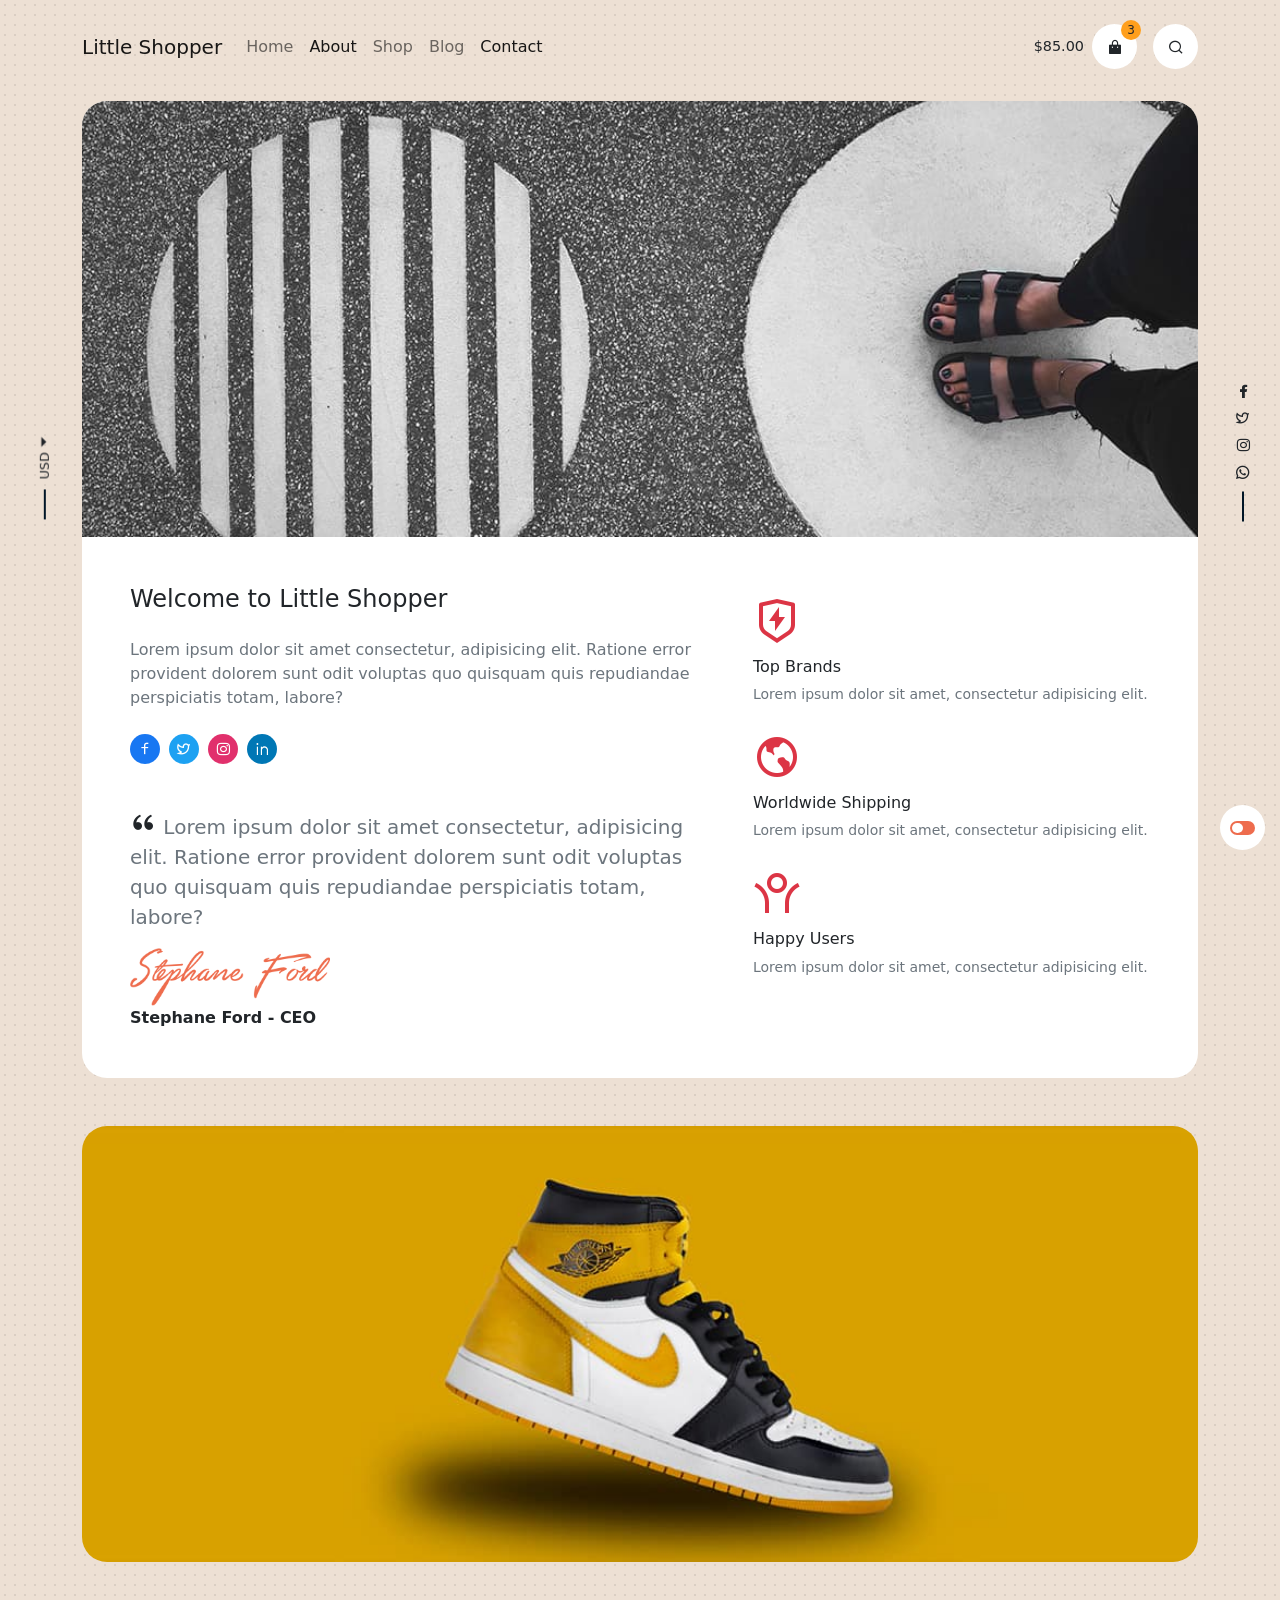
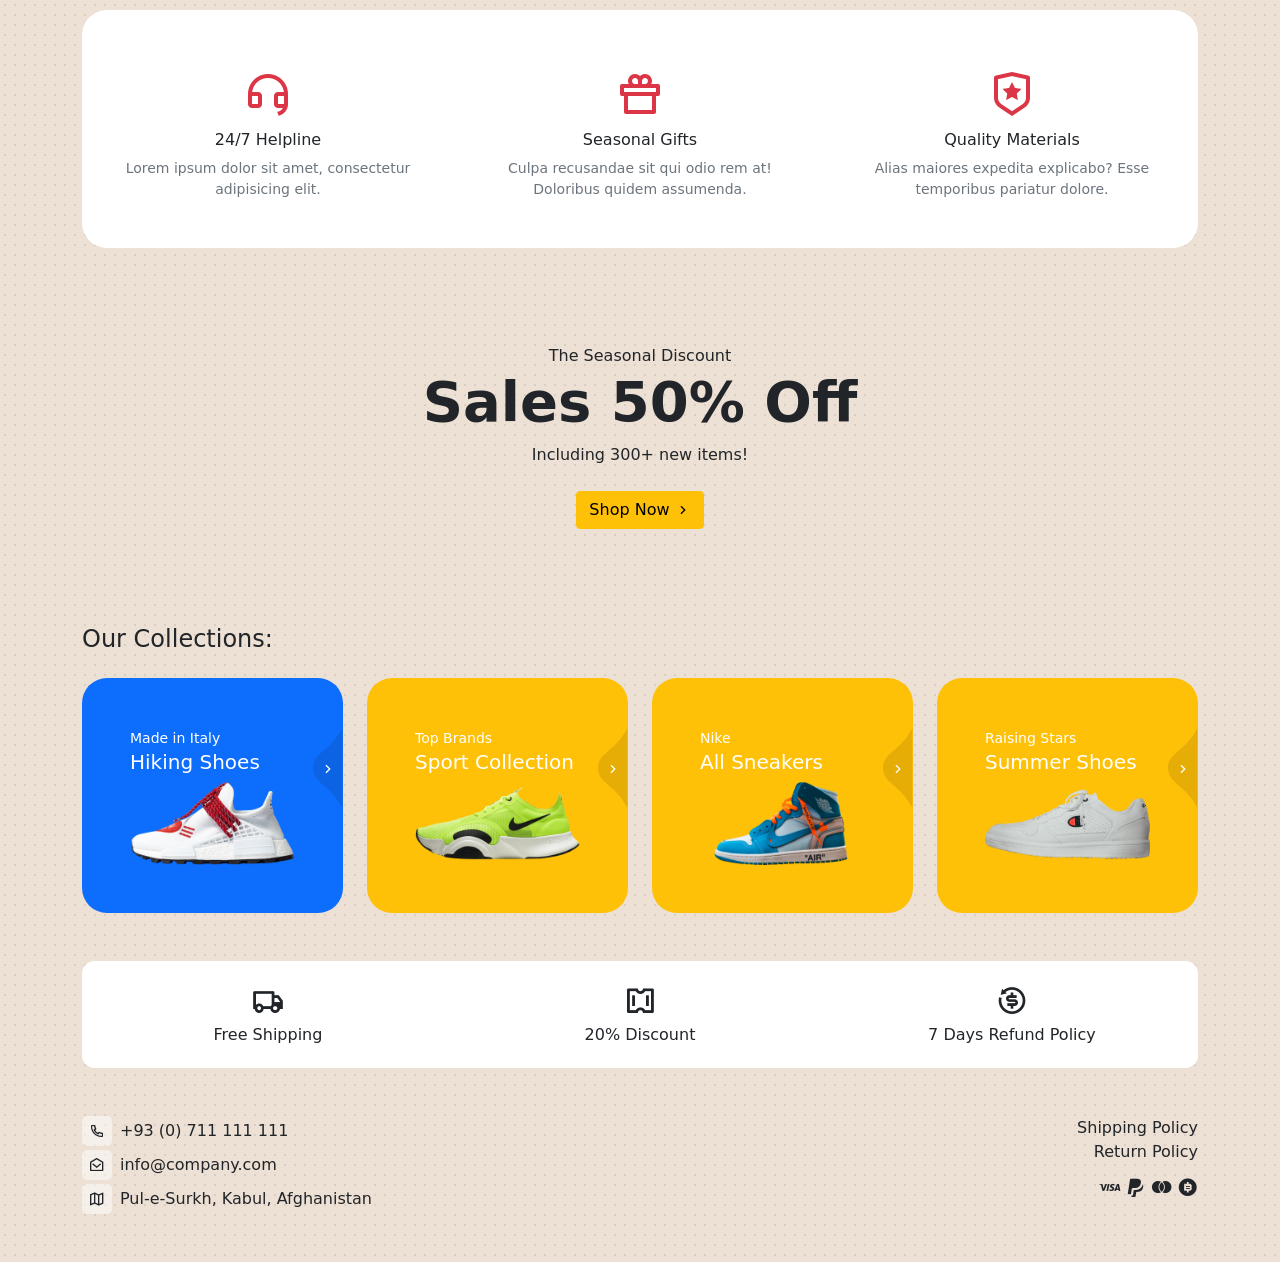
<file: about.html>
<!doctype html>
<html lang="en">
	<head>
		<meta charset="utf-8">
		<meta http-equiv="x-ua-compatible" content="ie=edge">
		<title>Little Shopper | HTML5 E-Commerce Template | About</title>
		<meta name="description" content="Little shopper is a clean and minimal HTML5 template for e-commerce websites.">
		<meta name="viewport" content="width=device-width, initial-scale=1">

		<!-- Bootstrap -->
		<link rel="stylesheet" href="css/bootstrap.css">

		<!-- Main CSS Files -->
		<link rel="stylesheet" href="css/main.css">

		<!-- Font Icons (RemixIcons) -->
		<link rel="stylesheet" href="fonts/remixicon.css">

		<!-- Favicon -->
		<link rel="apple-touch-icon" sizes="57x57" href="img/favicon/apple-icon-57x57.png">
		<link rel="apple-touch-icon" sizes="60x60" href="img/favicon/apple-icon-60x60.png">
		<link rel="apple-touch-icon" sizes="72x72" href="img/favicon/apple-icon-72x72.png">
		<link rel="apple-touch-icon" sizes="76x76" href="img/favicon/apple-icon-76x76.png">
		<link rel="apple-touch-icon" sizes="114x114" href="img/favicon/apple-icon-114x114.png">
		<link rel="apple-touch-icon" sizes="120x120" href="img/favicon/apple-icon-120x120.png">
		<link rel="apple-touch-icon" sizes="144x144" href="img/favicon/apple-icon-144x144.png">
		<link rel="apple-touch-icon" sizes="152x152" href="img/favicon/apple-icon-152x152.png">
		<link rel="apple-touch-icon" sizes="180x180" href="img/favicon/apple-icon-180x180.png">
		<link rel="icon" type="image/png" sizes="192x192"  href="img/favicon/android-icon-192x192.png">
		<link rel="icon" type="image/png" sizes="32x32" href="img/favicon/favicon-32x32.png">
		<link rel="icon" type="image/png" sizes="96x96" href="img/favicon/favicon-96x96.png">
		<link rel="icon" type="image/png" sizes="16x16" href="img/favicon/favicon-16x16.png">
		<link rel="manifest" href="img/favicon/manifest.json">
		<meta name="msapplication-TileColor" content="#ffffff">
		<meta name="msapplication-TileImage" content="img/favicon/ms-icon-144x144.png">
		<meta name="theme-color" content="#ffffff">

		<!-- Facebook OG Tags -->
		<meta property="og:type" content="website">
		<meta property="og:url" content="https://ineedui.com/little-shopper/about.html">
		<meta property="og:title" content="Little Shopper | HTML5 E-Commerce Template">
		<meta property="og:image" content="https://ineedui.com/little-shopper/img/slider-800x400-1.png">
		<meta property="og:description" content="Little shopper is a clean and minimal HTML5 template for e-commerce websites.">
		<meta property="og:site_name" content="Little Shopper">
		<meta property="og:locale" content="en_US">
		<!-- Next tags are optional but recommended -->
		<meta property="og:image:width" content="800">
		<meta property="og:image:height" content="400">

		<!-- Twitter Card Tags -->
		<meta name="twitter:card" content="summary">
		<meta name="twitter:site" content="@site_account">
		<meta name="twitter:creator" content="@individual_account">
		<meta name="twitter:url" content="https://ineedui.com/little-shopper/about.html">
		<meta name="twitter:title" content="Little Shopper | HTML5 E-Commerce Template">
		<meta name="twitter:description" content="Little shopper is a clean and minimal HTML5 template for e-commerce websites.">
		<meta name="twitter:image" content="https://ineedui.com/little-shopper/img/slider-800x400-1.png">

	</head>
	<body class="about">

		<!-- Navbar -->
		<nav class="navbar navbar-expand-lg navbar-light mt-3">
			<div class="container">
				<a class="navbar-brand" href="#">Little Shopper</a>
				<button class="navbar-toggler" type="button" data-bs-toggle="collapse" data-bs-target="#navbarSupportedContent" aria-controls="navbarSupportedContent" aria-expanded="false" aria-label="Toggle navigation">
					<span class="navbar-toggler-icon"></span>
				</button>
				<div class="collapse navbar-collapse" id="navbarSupportedContent">
					<ul class="navbar-nav me-auto mb-2 mb-lg-0">
						<li class="nav-item">
							<a class="nav-link" href="index.html">Home</a>
						</li>
						<li class="nav-item">
							<a class="nav-link active" aria-current="page" href="about.html">About</a>
						</li>
						<li class="nav-item">
							<a class="nav-link" href="shop.html">Shop</a>
						</li>
						<li class="nav-item">
							<a class="nav-link" href="blog.html">Blog</a>
						</li>
						<li class="nav-item">
							<a class="nav-link active" href="contact.html">Contact</a>
						</li>
					</ul>
					<!-- Currency Toggler For Mobile -->
					<div class="d-lg-none">
						<div data-bs-toggle="collapse" data-bs-target="#mobile_currency_toggle" aria-expanded="false" aria-controls="mobile_currency_toggle" role="button">
							USD <i class="ri-arrow-down-s-fill ri-middle"></i>
						</div>
						<div class="collapse" id="mobile_currency_toggle">
							<div class="card card-body">
								<ul class="list-unstyled mb-0">
									<li><a class="link-dark text-decoration-none" href="#">USD</a></li>
									<li><a class="link-dark text-decoration-none" href="#">CAD</a></li>
									<li><a class="link-dark text-decoration-none" href="#">AUD</a></li>
								</ul>
							</div>
						</div>
					</div>
					<!-- End Currency Toggler For Mobile -->

					<!-- Cart Button -->
					<div class="nav-cart me-lg-3 mt-3 mt-lg-0" data-bs-toggle="modal" data-bs-target="#cart_modal">
						<div class="cart-icon order-lg-2 me-2 me-lg-0">
							<i class="ri-shopping-bag-fill"></i>
							<div class="item-badge">3</div>
						</div>
						<div class="cart-amount order-lg-1 me-lg-2">$85.00</div>
					</div>
					<!-- End Cart Button -->

					<!-- Search Button -->
					<div class="nav-search mt-3 mt-lg-0" data-bs-toggle="modal" data-bs-target="#search_modal">
						<i class="ri-search-line"></i>
					</div>
					<!-- End Search Button -->
				</div>
			</div>
		</nav>
		<!-- End Navbar -->

		<main>

			<!-- About Section -->
			<section class="top mt-4">
				<div class="container">
					<div class="row">
						<div class="col-md-12">
							<div class="bg-white rounded-lg overflow-hidden">
								<img src="img/about-1024x400.jpg" class="img-fluid min-w-100" alt="About Company" />
								<div class="p-3 p-md-5">
									<div class="row gx-lg-5">
										<div class="col-md-7">
											<h3 class="h4 text-color-auto pb-3">Welcome to Little Shopper</h3>
											<p class="text-muted fw-light">Lorem ipsum dolor sit amet consectetur, adipisicing elit. Ratione error provident dolorem sunt odit voluptas quo quisquam quis repudiandae perspiciatis totam, labore?</p>
											<div class="social-share-circle mt-4 pb-4">
												<a href="#" class="facebook me-1"><i class="ri-facebook-line"></i></a>
												<a href="#" class="twitter me-1"><i class="ri-twitter-line"></i></a>
												<a href="#" class="insta me-1"><i class="ri-instagram-line"></i></a>
												<a href="#" class="linkedin me-1"><i class="ri-linkedin-line"></i></a>
											</div>
											<blockquote class="blockquote mt-4">
												<p><i class="ri-double-quotes-l ri-lg"></i> <span class="text-muted fw-light">Lorem ipsum dolor sit amet consectetur, adipisicing elit. Ratione error provident dolorem sunt odit voluptas quo quisquam quis repudiandae perspiciatis totam, labore?</span></p>
											</blockquote>
											<img src="img/signature.png" class="img-signature" alt="CEO Signature" />
											<div><strong>Stephane Ford - CEO</strong></div>
										</div>
										<div class="col-md-5 mt-3 mt-md-0">
											<div>
												<i class="ri-shield-flash-line ri-3x text-danger"></i>
												<h4 class="fs-6 fw-normal">Top Brands</h4>
												<div class="small text-muted">Lorem ipsum dolor sit amet, consectetur adipisicing elit.</div>
											</div>
											<div class="mt-3">
												<i class="ri-earth-line ri-3x text-danger"></i>
												<h4 class="fs-6 fw-normal">Worldwide Shipping</h4>
												<div class="small text-muted">Lorem ipsum dolor sit amet, consectetur adipisicing elit.</div>
											</div>
											<div class="mt-3">
												<i class="ri-open-arm-line ri-3x text-danger"></i>
												<h4 class="fs-6 fw-normal">Happy Users</h4>
												<div class="small text-muted">Lorem ipsum dolor sit amet, consectetur adipisicing elit.</div>
											</div>
										</div>
									</div>
								</div>
							</div>
						</div>
					</div>
					<div class="row mt-4 mt-lg-5">
						<div class="col">
							<img src="img/about-1024x400-2.jpg" alt="About Company" class="img-fluid min-w-100 rounded-lg" />
						</div>
					</div>
				</div>
			</section>
			<!-- End About Section -->


			<!-- Features Section -->
			<section class="features mt-4 mt-lg-5">
				<div class="container">
					<div class="row gx-lg-5 text-center bg-white mx-0 py-5 rounded-lg">
						<div class="col-md-4 mt-3 mt-md-0">
							<i class="ri-customer-service-line ri-3x text-danger"></i>
							<h4 class="fs-6 fw-normal">24/7 Helpline</h4>
							<div class="small text-muted">Lorem ipsum dolor sit amet, consectetur adipisicing elit.</div>
						</div>
						<div class="col-md-4 mt-3 mt-md-0">
							<i class="ri-gift-2-line ri-3x text-danger"></i>
							<h4 class="fs-6 fw-normal">Seasonal Gifts</h4>
							<div class="small text-muted">Culpa recusandae sit qui odio rem at! Doloribus quidem assumenda.</div>
						</div>
						<div class="col-md-4 mt-3 mt-md-0">
							<i class="ri-shield-star-line ri-3x text-danger"></i>
							<h4 class="fs-6 fw-normal">Quality Materials</h4>
							<div class="small text-muted">Alias maiores expedita explicabo? Esse temporibus pariatur dolore.</div>
						</div>
					</div>
				</div>
			</section>
			<!-- End Features Section -->

			<!-- Discount CTA Section  -->
			<section class="discount mt-5">
				<div class="container">
					<div class="row">
						<div class="col">
							<div class="text-color-auto text-center">
								<div class="mt-5">The Seasonal Discount</div>
								<h2 class="display-4 fw-bold">Sales 50% Off</h2>
								<div>Including 300+ new items!</div>
								<a href="#" class="mt-4 mb-5 btn btn-warning">Shop Now <i class="ri-arrow-right-s-line ri-middle"></i></a>
							</div>
						</div>
					</div>
				</div>
			</section>
			<!-- End Discount CTA Section  -->

			<!-- Categories Section -->
			<section class="categories mt-5">
				<div class="container">
					<div class="row mb-3">
						<div class="col">
							<h3 class="h4 text-color-auto">Our Collections:</h3>
						</div>
					</div>
					<div class="row">
						<div class="col-md-6 col-lg-3">
							<a href="collection.html" class="text-decoration-none">
								<div class="bg-primary link-badge-wrapper p-5 rounded-lg text-white position-relative">
									<span class="small">Made in Italy</span>
									<div class="h5">Hiking Shoes</div>
									<img src="img/category-800x400-1.png" alt="Collection Title" class="img-fluid" />
									<span class="link-badge">
										<i class="ri-arrow-right-s-line"></i>
									</span>
								</div>
							</a>
						</div>
						<div class="col-md-6 col-lg-3 mt-3 mt-md-0">
							<a href="collection.html" class="text-decoration-none">
								<div class="bg-warning link-badge-wrapper p-5 text-white rounded-lg position-relative">
									<span class="small">Top Brands</span>
									<div class="h5">Sport Collection</div>
									<img src="img/category-800x400-2.png" alt="Collection Title" class="img-fluid" />
									<span class="link-badge">
										<i class="ri-arrow-right-s-line"></i>
									</span>
								</div>
							</a>
						</div>
						<div class="col-md-6 col-lg-3 mt-3 mt-lg-0">
							<a href="collection.html" class="text-decoration-none">
								<div class="bg-warning link-badge-wrapper p-5 text-white rounded-lg position-relative">
									<span class="small">Nike</span>
									<div class="h5">All Sneakers</div>
									<img src="img/category-800x400-3.png" alt="Collection Title" class="img-fluid" />
									<span class="link-badge">
										<i class="ri-arrow-right-s-line"></i>
									</span>
								</div>
							</a>
						</div>
						<div class="col-md-6 col-lg-3 mt-3 mt-lg-0">
							<a href="collection.html" class="text-decoration-none">
								<div class="bg-warning link-badge-wrapper p-5 text-white rounded-lg position-relative">
									<span class="small">Raising Stars</span>
									<div class="h5">Summer Shoes</div>
									<img src="img/category-800x400-4.png" alt="Collection Title" class="img-fluid" />
									<span class="link-badge">
										<i class="ri-arrow-right-s-line"></i>
									</span>
								</div>
							</a>
						</div>
					</div>
				</div>
			</section>
			<!-- End Categories Section -->

			<!-- Features Section -->
			<section class="features mt-5">
				<div class="container">
					<div class="row text-center bg-white mx-0 py-3 rounded-md">
						<div class="col-md-4">
							<i class="ri-truck-line ri-2x"></i>
							<h4 class="fs-6 fw-normal">Free Shipping</h4>
						</div>
						<div class="col-md-4">
							<i class="ri-coupon-4-line ri-2x"></i>
							<h4 class="fs-6 fw-normal">20% Discount</h4>
						</div>
						<div class="col-md-4">
							<i class="ri-refund-2-line ri-2x"></i>
							<h4 class="fs-6 fw-normal">7 Days Refund Policy</h4>
						</div>
					</div>
				</div>
			</section>
			<!-- End Features Section -->
		</main>

		<!-- Footer -->
		<footer class="mt-5 mb-lg-5">
			<div class="container">
				<div class="row">
					<div class="col-md-6">
						<div class="d-flex align-items-center">
							<div class="icon-wrapper me-2">
								<i class="ri-phone-line"></i>
							</div>
							<a href="tel:+93-711-111-111" class="text-color-auto text-decoration-none" rel="nofollow">+93 (0) 711 111 111</a>
						</div>
						<div class="mt-1 d-flex align-items-center">
							<div class="icon-wrapper me-2">
								<i class="ri-mail-open-line"></i>
							</div>
							<a href="mailto:info@company.com" class="text-color-auto text-decoration-none" rel="nofollow">info@company.com</a>
						</div>
						<div class="mt-1 d-flex align-items-center">
							<div class="icon-wrapper me-2">
								<i class="ri-map-2-line"></i>
							</div>
							<address class="d-inline-block mb-0 text-color-auto">Pul-e-Surkh, Kabul, Afghanistan</address>
						</div>
					</div>
					<div class="col-md-6 text-md-end mt-3 mt-lg-0">
						<ul class="list-unstyled">
							<li><a href="#" class="text-color-auto text-decoration-none">Shipping Policy</a></li>
							<li><a href="#" class="text-color-auto text-decoration-none">Return Policy</a></li>
						</ul>
						<div class="text-color-auto">
							<i class="ri-visa-line ri-lg"></i>
							<i class="ri-paypal-fill ri-lg"></i>
							<i class="ri-mastercard-fill ri-lg"></i>
							<i class="ri-bit-coin-fill ri-lg"></i>
						</div>
					</div>
				</div>
			</div>
		</footer>
		<!-- End Footer -->

		<!-- Currency Toggler -->
		<div class="dropend d-none d-lg-block">
			<div id="currency_toggle" class="dropdown-toggle currency-toggle" data-bs-toggle="dropdown" aria-expanded="false" role="button">
			  USD
			</div>
			<ul class="dropdown-menu" aria-labelledby="currency_toggle">
				<li><a class="dropdown-item" href="#">USD</a></li>
				<li><a class="dropdown-item" href="#">CAD</a></li>
				<li><a class="dropdown-item" href="#">AUD</a></li>
			</ul>
		</div>
		<!-- End Currency Toggler -->

		<!-- Dark Mode Toggler -->
		<div class="dark-mode-toggle">
			<input class="toggler toggler-light" id="dm_toggle" type="checkbox"/>
			<label class="toggler-btn" for="dm_toggle"></label>
		</div>
		<!-- End Dark Mode Toggler -->

		<!-- Social Media Links -->
		<div class="social-media text-center my-3 my-lg-0">
			<a href="#" target="_blank" rel="noopener" class="text-decoration-none text-color-auto"><i class="ri-facebook-fill"></i></a>
			<a href="#" target="_blank" rel="noopener" class="text-decoration-none text-color-auto"><i class="ri-twitter-line"></i></a>
			<a href="#" target="_blank" rel="noopener" class="text-decoration-none text-color-auto"><i class="ri-instagram-line"></i></a>
			<a href="#" target="_blank" rel="noopener" class="text-decoration-none text-color-auto"><i class="ri-whatsapp-line"></i></a>
		</div>
		<!-- End Social Media Links -->

		<!-- Search Modal -->
		<div class="modal fade search-modal" id="search_modal" tabindex="-1" aria-labelledby="search_label" aria-hidden="true">
			<div class="modal-dialog modal-xl">
				<div class="modal-content border-0 rounded-lg pt-4">
					<div class="modal-body p-3 p-lg-5">
						<button type="button" class="btn-close" data-bs-dismiss="modal" aria-label="Close"></button>
						<div class="row justify-content-center">
							<div class="col-md-7 mt-4 text-center">
								<form action="#" method="post">
									<label for="search_input" id="search_label" class="visually-hidden">Search</label>
									<input type="search" class="form-control text-center border-0 border-bottom" id="search_input" placeholder="What are you looking for?" required />
								</form>
							</div>
						</div>
						<div class="row justify-content-center text-center">
							<div class="col-md-8">
								<div class="mt-3 mt-lg-5">Popular Searches:</div>
								<div class="mt-2">
									<a href="#" class="tag-outline">Nike</a>
									<a href="#" class="tag-outline">Running Shoes</a>
									<a href="#" class="tag-outline">Sneakers</a>
									<a href="#" class="tag-outline">2022</a>
									<a href="#" class="tag-outline">Boots</a>
								</div>
							</div>
						</div>
						<div class="row mt-2 mt-lg-4">
							<div class="col-md-4">
								<a href="#" class="text-decoration-none">
									<div class="link-badge-wrapper bg-warning p-4 rounded-lg text-white position-relative">
										<span class="small">Made in Italy</span>
										<div class="h5">Hiking Shoes</div>
										<img src="img/slider-800x400-1.png" alt="Hiking Shoes" class="img-fluid" />
										<span class="link-badge">
											<i class="ri-arrow-right-s-line"></i>
										</span>
									</div>
								</a>
							</div>
							<div class="col-md-4 mt-3 mt-md-0">
								<a href="#" class="text-decoration-none">
									<div class="link-badge-wrapper bg-danger p-4 rounded-lg text-white position-relative">
										<span class="small">For sporters</span>
										<div class="h5">Running Shoes</div>
										<img src="img/slider-800x400-2.png" alt="Hiking Shoes" class="img-fluid" />
										<span class="link-badge">
											<i class="ri-arrow-right-s-line"></i>
										</span>
									</div>
								</a>
							</div>
							<div class="col-md-4 mt-3 mt-md-0">
								<a href="#" class="text-decoration-none">
									<div class="link-badge-wrapper bg-success p-4 rounded-lg text-white position-relative">
										<span class="small">Feel comfort</span>
										<div class="h5">Sneakers</div>
										<img src="img/slider-800x400-3.png" alt="Hiking Shoes" class="img-fluid" />
										<span class="link-badge">
											<i class="ri-arrow-right-s-line"></i>
										</span>
									</div>
								</a>
							</div>
						</div>
					</div>
				</div>
			</div>
		</div>
		<!-- End Search Modal -->

		<!-- Cart Modal -->
		<div class="modal fade cart-modal" id="cart_modal" tabindex="-1" aria-labelledby="cart_label" aria-hidden="true">
			<div class="modal-dialog modal-sm">
				<div class="modal-content border-0 rounded-lg">
					<div class="modal-header">
						<h5 class="modal-title" id="cart_label">Your Cart</h5>
						<span class="small text-muted ms-2">(3 Items)</span>
						<button type="button" class="btn-close" data-bs-dismiss="modal" aria-label="Close"></button>
					</div>
					<div class="modal-body">
						<!-- Cart Item -->
						<div class="row cart-item">
							<div class="col-3">
								<div class="product-thumb-wrapper">
									<img src="img/shoe-800x800-1.png" alt="Super Sport Shoes" class="img-fluid" />
								</div>
							</div>
							<div class="col-9 position-relative pe-4">
								<div>Fomex Men's Lace Up Shoes</div>
								<div class="text-muted small">1 x $80</div>
								<div class="close bg-secondary">
									<i class="ri-close-line"></i>
								</div>
							</div>
						</div>
						<!-- End Cart Item -->

						<!-- Cart Item -->
						<div class="row cart-item mt-3">
							<div class="col-3">
								<div class="product-thumb-wrapper">
									<img src="img/shoe-800x800-2.png" alt="Super Sport Shoes" class="img-fluid" />
								</div>
							</div>
							<div class="col-9 position-relative pe-4">
								<div>Nike Sports Running Shoes</div>
								<div class="text-muted small">2 x $120</div>
								<div class="close bg-secondary">
									<i class="ri-close-line"></i>
								</div>
							</div>
						</div>
						<!-- End Cart Item -->

						<!-- Cart Item -->
						<div class="row cart-item mt-3">
							<div class="col-3">
								<div class="product-thumb-wrapper">
									<img src="img/shoe-800x800-3.png" alt="Super Sport Shoes" class="img-fluid" />
								</div>
							</div>
							<div class="col-9 position-relative pe-4">
								<div>Nike Sports Running Shoes</div>
								<div class="text-muted small">1 x $100</div>
								<div class="close bg-secondary">
									<i class="ri-close-line"></i>
								</div>
							</div>
						</div>
						<!-- End Cart Item -->
					</div>
					<div class="modal-footer">
						<button type="button" class="btn btn-dark rounded-pill flex-grow-1">View Cart <i class="ri-eye-line ri-middle ps-1"></i></button>
						<button type="button" class="btn btn-danger rounded-pill flex-grow-1">Checkout <i class="ri-check-double-line ri-middle ps-1"></i></button>
					</div>
				</div>
			</div>
		</div>
		<!-- End Cart Modal -->

		<!-- JQuery -->
		<script src="js/jquery-3.4.1.min.js"></script>

		<!-- Bootstrap JS -->
		<script src="js/bootstrap.bundle.min.js"></script>
		
		<!-- Main JS File -->
		<script src="js/main.js"></script>
	</body>
</html>
</file>
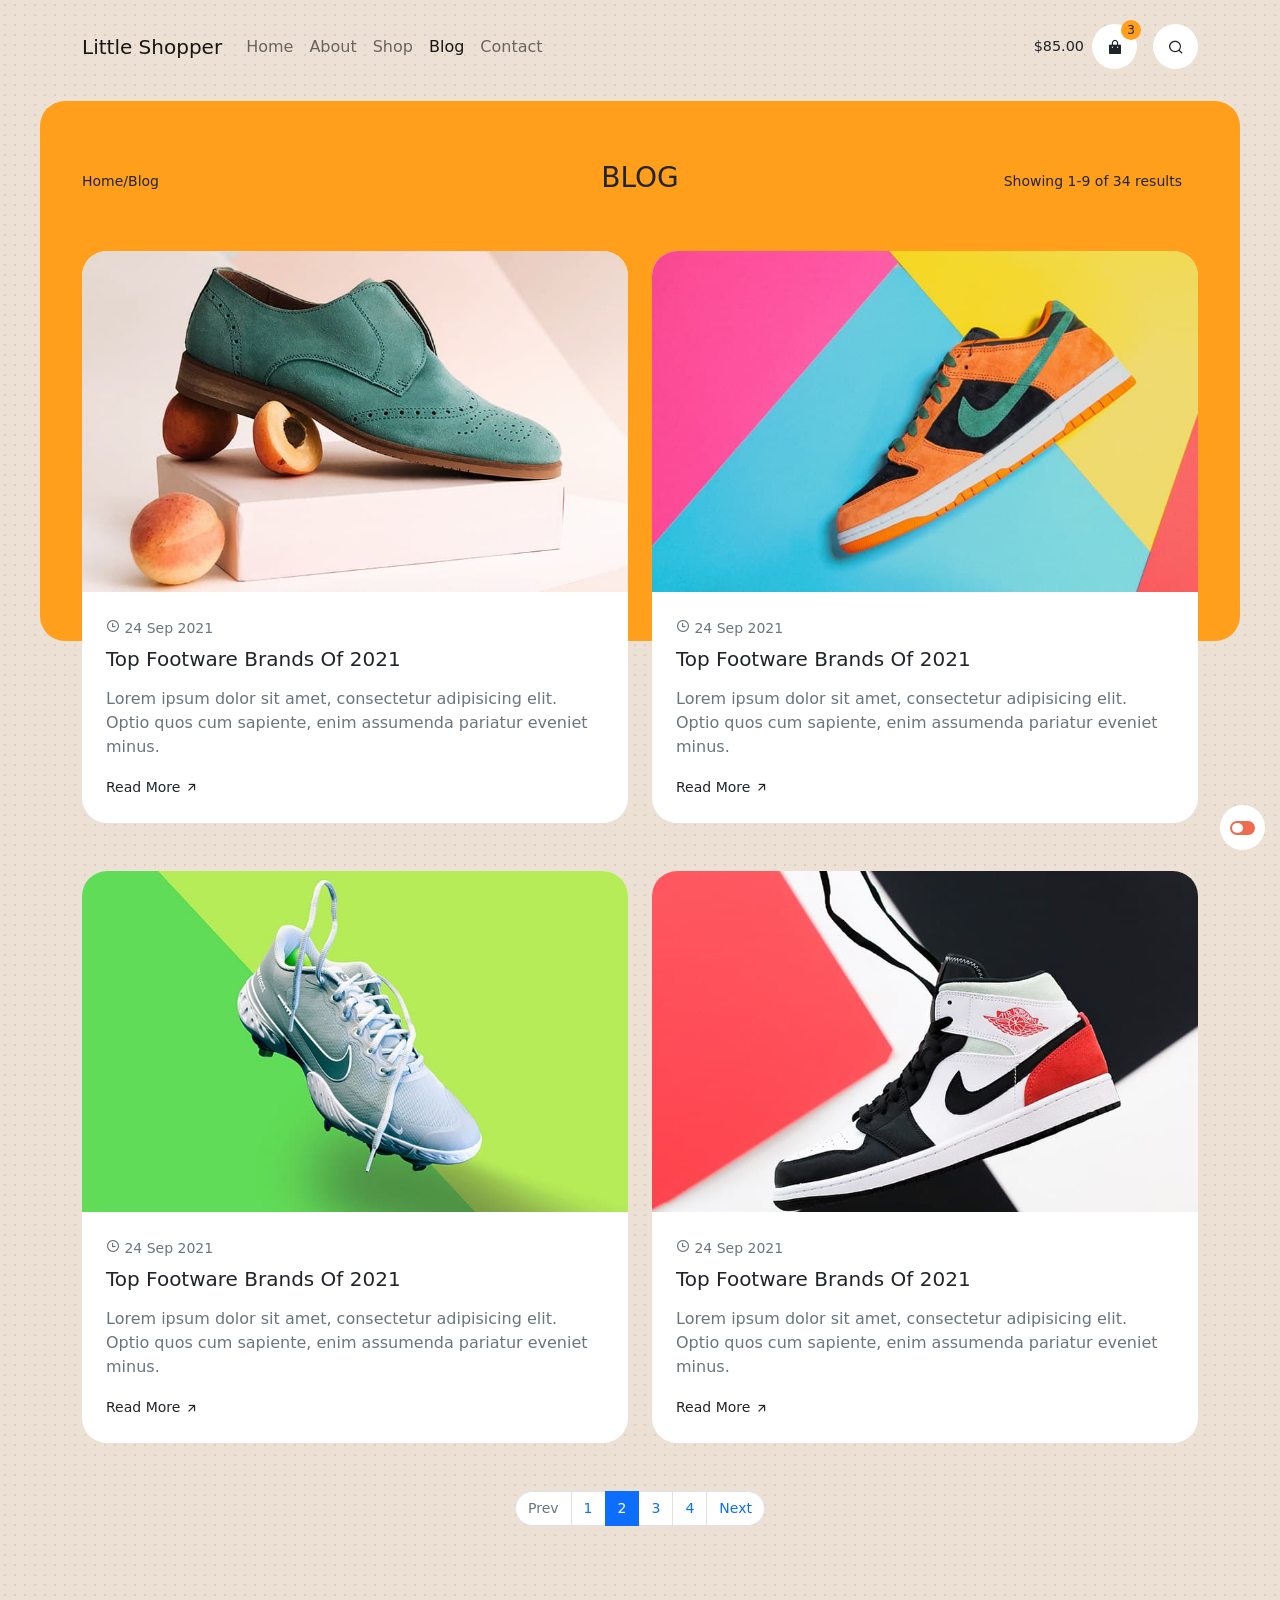
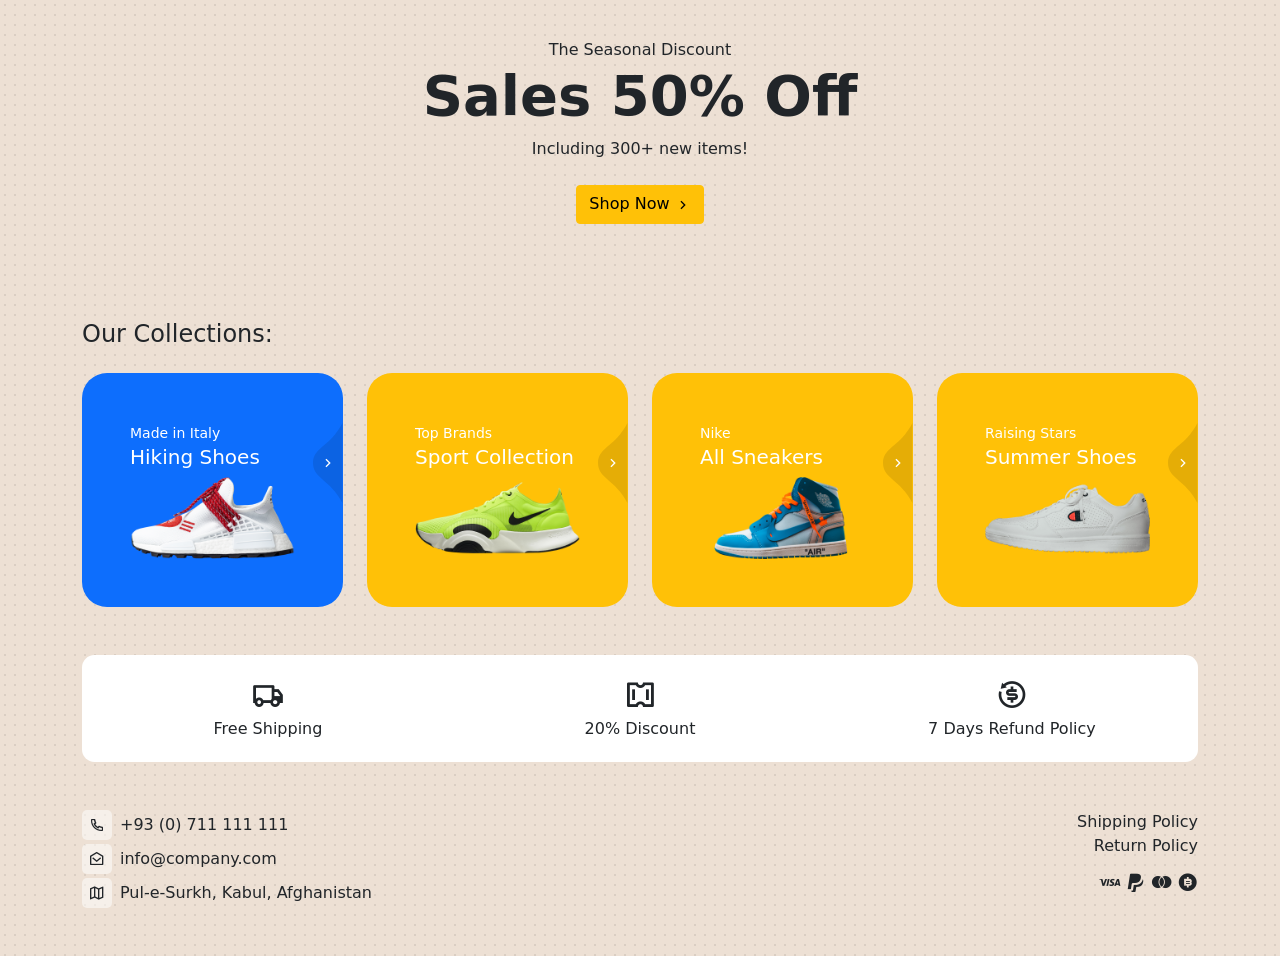
<file: blog.html>
<!doctype html>
<html lang="en">
	<head>
		<meta charset="utf-8">
		<meta http-equiv="x-ua-compatible" content="ie=edge">
		<title>Little Shopper | HTML5 E-Commerce Template | Blog</title>
		<meta name="description" content="Little shopper is a clean and minimal HTML5 template for e-commerce websites.">
		<meta name="viewport" content="width=device-width, initial-scale=1">

		<!-- Bootstrap -->
		<link rel="stylesheet" href="css/bootstrap.css">

		<!-- Main CSS Files -->
		<link rel="stylesheet" href="css/main.css">

		<!-- Font Icons (RemixIcons) -->
		<link rel="stylesheet" href="fonts/remixicon.css">

		<!-- Jquery Toast -->
		<link rel="stylesheet" href="css/jquery.toast.min.css">

		<!-- Favicon -->
		<link rel="apple-touch-icon" sizes="57x57" href="img/favicon/apple-icon-57x57.png">
		<link rel="apple-touch-icon" sizes="60x60" href="img/favicon/apple-icon-60x60.png">
		<link rel="apple-touch-icon" sizes="72x72" href="img/favicon/apple-icon-72x72.png">
		<link rel="apple-touch-icon" sizes="76x76" href="img/favicon/apple-icon-76x76.png">
		<link rel="apple-touch-icon" sizes="114x114" href="img/favicon/apple-icon-114x114.png">
		<link rel="apple-touch-icon" sizes="120x120" href="img/favicon/apple-icon-120x120.png">
		<link rel="apple-touch-icon" sizes="144x144" href="img/favicon/apple-icon-144x144.png">
		<link rel="apple-touch-icon" sizes="152x152" href="img/favicon/apple-icon-152x152.png">
		<link rel="apple-touch-icon" sizes="180x180" href="img/favicon/apple-icon-180x180.png">
		<link rel="icon" type="image/png" sizes="192x192"  href="img/favicon/android-icon-192x192.png">
		<link rel="icon" type="image/png" sizes="32x32" href="img/favicon/favicon-32x32.png">
		<link rel="icon" type="image/png" sizes="96x96" href="img/favicon/favicon-96x96.png">
		<link rel="icon" type="image/png" sizes="16x16" href="img/favicon/favicon-16x16.png">
		<link rel="manifest" href="img/favicon/manifest.json">
		<meta name="msapplication-TileColor" content="#ffffff">
		<meta name="msapplication-TileImage" content="img/favicon/ms-icon-144x144.png">
		<meta name="theme-color" content="#ffffff">

		<!-- Facebook OG Tags -->
		<meta property="og:type" content="website">
		<meta property="og:url" content="https://ineedui.com/little-shopper/blog.html">
		<meta property="og:title" content="Little Shopper | HTML5 E-Commerce Template">
		<meta property="og:image" content="https://ineedui.com/little-shopper/img/slider-800x400-1.png">
		<meta property="og:description" content="Little shopper is a clean and minimal HTML5 template for e-commerce websites.">
		<meta property="og:site_name" content="Little Shopper">
		<meta property="og:locale" content="en_US">
		<!-- Next tags are optional but recommended -->
		<meta property="og:image:width" content="800">
		<meta property="og:image:height" content="400">

		<!-- Twitter Card Tags -->
		<meta name="twitter:card" content="summary">
		<meta name="twitter:site" content="@site_account">
		<meta name="twitter:creator" content="@individual_account">
		<meta name="twitter:url" content="https://ineedui.com/little-shopper/blog.html">
		<meta name="twitter:title" content="Little Shopper | HTML5 E-Commerce Template">
		<meta name="twitter:description" content="Little shopper is a clean and minimal HTML5 template for e-commerce websites.">
		<meta name="twitter:image" content="https://ineedui.com/little-shopper/img/slider-800x400-1.png">

	</head>
	<body class="blog">

		<!-- Navbar -->
		<nav class="navbar navbar-expand-lg navbar-light mt-3">
			<div class="container">
				<a class="navbar-brand" href="#">Little Shopper</a>
				<button class="navbar-toggler" type="button" data-bs-toggle="collapse" data-bs-target="#navbarSupportedContent" aria-controls="navbarSupportedContent" aria-expanded="false" aria-label="Toggle navigation">
					<span class="navbar-toggler-icon"></span>
				</button>
				<div class="collapse navbar-collapse" id="navbarSupportedContent">
					<ul class="navbar-nav me-auto mb-2 mb-lg-0">
						<li class="nav-item">
							<a class="nav-link" href="index.html">Home</a>
						</li>
						<li class="nav-item">
							<a class="nav-link" href="about.html">About</a>
						</li>
						<li class="nav-item">
							<a class="nav-link" href="shop.html">Shop</a>
						</li>
						<li class="nav-item">
							<a class="nav-link active" aria-current="page" href="blog.html">Blog</a>
						</li>
						<li class="nav-item">
							<a class="nav-link" href="contact.html">Contact</a>
						</li>
					</ul>
					<!-- Currency Toggler For Mobile -->
					<div class="d-lg-none">
						<div data-bs-toggle="collapse" data-bs-target="#mobile_currency_toggle" aria-expanded="false" aria-controls="mobile_currency_toggle" role="button">
							USD <i class="ri-arrow-down-s-fill ri-middle"></i>
						</div>
						<div class="collapse" id="mobile_currency_toggle">
							<div class="card card-body">
								<ul class="list-unstyled mb-0">
									<li><a class="link-dark text-decoration-none" href="#">USD</a></li>
									<li><a class="link-dark text-decoration-none" href="#">CAD</a></li>
									<li><a class="link-dark text-decoration-none" href="#">AUD</a></li>
								</ul>
							</div>
						</div>
					</div>
					<!-- End Currency Toggler For Mobile -->

					<!-- Cart Button -->
					<div class="nav-cart me-lg-3 mt-3 mt-lg-0" data-bs-toggle="modal" data-bs-target="#cart_modal">
						<div class="cart-icon order-lg-2 me-2 me-lg-0">
							<i class="ri-shopping-bag-fill"></i>
							<div class="item-badge">3</div>
						</div>
						<div class="cart-amount order-lg-1 me-lg-2">$85.00</div>
					</div>
					<!-- End Cart Button -->

					<!-- Search Button -->
					<div class="nav-search mt-3 mt-lg-0" data-bs-toggle="modal" data-bs-target="#search_modal">
						<i class="ri-search-line"></i>
					</div>
					<!-- End Search Button -->
				</div>
			</div>
		</nav>
		<!-- End Navbar -->

		<main>

			<!-- Blog List -->
			<section class="top mt-5 pt-4">
				<div class="container mt-2 pt-1">
					<div class="row page-header align-items-center">
						<div class="col-lg-4 text-center text-lg-start">
							<div class="small">Home/Blog</div>
						</div>
						<div class="col-lg-4 text-center mt-3 mb-2 my-lg-0">
							<h1 class="h3 text-uppercase">Blog</h1>
						</div>
						<div class="col-lg-4 text-center text-lg-end">
							<div class="me-3 small">Showing 1-9 of 34 results</div>
						</div>
					</div>

					<div class="row mt-5">
						<div class="col-md-6">
							<!-- Blog Item -->
							<div class="blog-card bg-white rounded-lg overflow-hidden">
								<div class="image-wrapper">
									<a href="single-blog.html">
										<img src="img/blog-800x500-1.jpg" alt="Post Title" class="img-fluid" />
									</a>
								</div>
								<div class="card-content p-4">
									<div class="d-flex small text-muted mb-2">
										<div><i class="ri-time-line"></i> 24 Sep 2021</div>
									</div>
									<a href="single-blog.html" class="link-dark text-decoration-none">
										<h3 class="h5 mb-3 text-capitalize">Top Footware Brands of 2021</h3>
									</a>
									<p class="text-muted fw-light">Lorem ipsum dolor sit amet, consectetur adipisicing elit. Optio quos cum sapiente, enim assumenda pariatur eveniet minus.</p>
									<a href="single-blog.html" class="link-dark text-decoration-none small">Read More <i class="ri-arrow-right-up-line ri-middle"></i></a>
								</div>
							</div>
							<!-- End Blog Item -->
						</div>
						<div class="col-md-6 mt-3 mt-md-0">
							<!-- Blog Item -->
							<div class="blog-card bg-white rounded-lg overflow-hidden">
								<div class="image-wrapper">
									<a href="single-blog.html">
										<img src="img/blog-800x500-2.jpg" alt="Post Title" class="img-fluid" />
									</a>
								</div>
								<div class="card-content p-4">
									<div class="d-flex small text-muted mb-2">
										<div><i class="ri-time-line"></i> 24 Sep 2021</div>
									</div>
									<a href="single-blog.html" class="link-dark text-decoration-none">
										<h3 class="h5 mb-3 text-capitalize">Top Footware Brands of 2021</h3>
									</a>
									<p class="text-muted fw-light">Lorem ipsum dolor sit amet, consectetur adipisicing elit. Optio quos cum sapiente, enim assumenda pariatur eveniet minus.</p>
									<a href="single-blog.html" class="link-dark text-decoration-none small">Read More <i class="ri-arrow-right-up-line ri-middle"></i></a>
								</div>
							</div>
							<!-- End Blog Item -->
						</div>
					</div>
					<div class="row mt-3 mt-lg-5">
						<div class="col-md-6">
							<!-- Blog Item -->
							<div class="blog-card bg-white rounded-lg overflow-hidden">
								<div class="image-wrapper">
									<a href="single-blog.html">
										<img src="img/blog-800x500-3.jpg" alt="Post Title" class="img-fluid" />
									</a>
								</div>
								<div class="card-content p-4">
									<div class="d-flex small text-muted mb-2">
										<div><i class="ri-time-line"></i> 24 Sep 2021</div>
									</div>
									<a href="single-blog.html" class="link-dark text-decoration-none">
										<h3 class="h5 mb-3 text-capitalize">Top Footware Brands of 2021</h3>
									</a>
									<p class="text-muted fw-light">Lorem ipsum dolor sit amet, consectetur adipisicing elit. Optio quos cum sapiente, enim assumenda pariatur eveniet minus.</p>
									<a href="single-blog.html" class="link-dark text-decoration-none small">Read More <i class="ri-arrow-right-up-line ri-middle"></i></a>
								</div>
							</div>
							<!-- End Blog Item -->
						</div>
						<div class="col-md-6 mt-3 mt-md-0">
							<!-- Blog Item -->
							<div class="blog-card bg-white rounded-lg overflow-hidden">
								<div class="image-wrapper">
									<a href="single-blog.html">
										<img src="img/blog-800x500-4.jpg" alt="Post Title" class="img-fluid" />
									</a>
								</div>
								<div class="card-content p-4">
									<div class="d-flex small text-muted mb-2">
										<div><i class="ri-time-line"></i> 24 Sep 2021</div>
									</div>
									<a href="single-blog.html" class="link-dark text-decoration-none">
										<h3 class="h5 mb-3 text-capitalize">Top Footware Brands of 2021</h3>
									</a>
									<p class="text-muted fw-light">Lorem ipsum dolor sit amet, consectetur adipisicing elit. Optio quos cum sapiente, enim assumenda pariatur eveniet minus.</p>
									<a href="single-blog.html" class="link-dark text-decoration-none small">Read More <i class="ri-arrow-right-up-line ri-middle"></i></a>
								</div>
							</div>
							<!-- End Blog Item -->
						</div>
					</div>
					<div class="row mt-3 mt-lg-5">
						<nav aria-label="Blog posts pages">
							<ul class="pagination justify-content-center small">
								<li class="page-item disabled">
									<a class="page-link" href="#" tabindex="-1" aria-disabled="true">Prev</a>
								</li>
								<li class="page-item"><a class="page-link" href="#">1</a></li>
								<li class="page-item active" aria-current="page">
									<a class="page-link" href="#">2</a>
								</li>
								<li class="page-item"><a class="page-link" href="#">3</a></li>
								<li class="page-item"><a class="page-link" href="#">4</a></li>
								<li class="page-item">
									<a class="page-link" href="#">Next</a>
								</li>
							</ul>
						</nav>
					</div>
				</div>
			</section>
			<!-- End Blog List -->

			<!-- Discount CTA Section  -->
			<section class="discount mt-5">
				<div class="container">
					<div class="row">
						<div class="col">
							<div class="text-color-auto text-center">
								<div class="mt-5">The Seasonal Discount</div>
								<h2 class="display-4 fw-bold">Sales 50% Off</h2>
								<div>Including 300+ new items!</div>
								<a href="#" class="mt-4 mb-5 btn btn-warning">Shop Now <i class="ri-arrow-right-s-line ri-middle"></i></a>
							</div>
						</div>
					</div>
				</div>
			</section>
			<!-- End Discount CTA Section  -->

			<!-- Categories Section -->
			<section class="categories mt-5">
				<div class="container">
					<div class="row mb-3">
						<div class="col">
							<h3 class="h4 text-color-auto">Our Collections:</h3>
						</div>
					</div>
					<div class="row">
						<div class="col-md-6 col-lg-3">
							<a href="collection.html" class="text-decoration-none">
								<div class="bg-primary link-badge-wrapper p-5 rounded-lg text-white position-relative">
									<span class="small">Made in Italy</span>
									<div class="h5">Hiking Shoes</div>
									<img src="img/category-800x400-1.png" alt="Collection Title" class="img-fluid" />
									<span class="link-badge">
										<i class="ri-arrow-right-s-line"></i>
									</span>
								</div>
							</a>
						</div>
						<div class="col-md-6 col-lg-3 mt-3 mt-md-0">
							<a href="collection.html" class="text-decoration-none">
								<div class="bg-warning link-badge-wrapper p-5 text-white rounded-lg position-relative">
									<span class="small">Top Brands</span>
									<div class="h5">Sport Collection</div>
									<img src="img/category-800x400-2.png" alt="Collection Title" class="img-fluid" />
									<span class="link-badge">
										<i class="ri-arrow-right-s-line"></i>
									</span>
								</div>
							</a>
						</div>
						<div class="col-md-6 col-lg-3 mt-3 mt-lg-0">
							<a href="collection.html" class="text-decoration-none">
								<div class="bg-warning link-badge-wrapper p-5 text-white rounded-lg position-relative">
									<span class="small">Nike</span>
									<div class="h5">All Sneakers</div>
									<img src="img/category-800x400-3.png" alt="Collection Title" class="img-fluid" />
									<span class="link-badge">
										<i class="ri-arrow-right-s-line"></i>
									</span>
								</div>
							</a>
						</div>
						<div class="col-md-6 col-lg-3 mt-3 mt-lg-0">
							<a href="collection.html" class="text-decoration-none">
								<div class="bg-warning link-badge-wrapper p-5 text-white rounded-lg position-relative">
									<span class="small">Raising Stars</span>
									<div class="h5">Summer Shoes</div>
									<img src="img/category-800x400-4.png" alt="Collection Title" class="img-fluid" />
									<span class="link-badge">
										<i class="ri-arrow-right-s-line"></i>
									</span>
								</div>
							</a>
						</div>
					</div>
				</div>
			</section>
			<!-- End Categories Section -->

			<!-- Features Section -->
			<section class="features mt-5">
				<div class="container">
					<div class="row text-center bg-white mx-0 py-3 rounded-md">
						<div class="col-md-4">
							<i class="ri-truck-line ri-2x"></i>
							<h4 class="fs-6 fw-normal">Free Shipping</h4>
						</div>
						<div class="col-md-4">
							<i class="ri-coupon-4-line ri-2x"></i>
							<h4 class="fs-6 fw-normal">20% Discount</h4>
						</div>
						<div class="col-md-4">
							<i class="ri-refund-2-line ri-2x"></i>
							<h4 class="fs-6 fw-normal">7 Days Refund Policy</h4>
						</div>
					</div>
				</div>
			</section>
			<!-- End Features Section -->
		</main>

		<!-- Footer -->
		<footer class="mt-5 mb-lg-5">
			<div class="container">
				<div class="row">
					<div class="col-md-6">
						<div class="d-flex align-items-center">
							<div class="icon-wrapper me-2">
								<i class="ri-phone-line"></i>
							</div>
							<a href="tel:+93-711-111-111" class="text-color-auto text-decoration-none" rel="nofollow">+93 (0) 711 111 111</a>
						</div>
						<div class="mt-1 d-flex align-items-center">
							<div class="icon-wrapper me-2">
								<i class="ri-mail-open-line"></i>
							</div>
							<a href="mailto:info@company.com" class="text-color-auto text-decoration-none" rel="nofollow">info@company.com</a>
						</div>
						<div class="mt-1 d-flex align-items-center">
							<div class="icon-wrapper me-2">
								<i class="ri-map-2-line"></i>
							</div>
							<address class="d-inline-block mb-0 text-color-auto">Pul-e-Surkh, Kabul, Afghanistan</address>
						</div>
					</div>
					<div class="col-md-6 text-md-end mt-3 mt-lg-0">
						<ul class="list-unstyled">
							<li><a href="#" class="text-color-auto text-decoration-none">Shipping Policy</a></li>
							<li><a href="#" class="text-color-auto text-decoration-none">Return Policy</a></li>
						</ul>
						<div class="text-color-auto">
							<i class="ri-visa-line ri-lg"></i>
							<i class="ri-paypal-fill ri-lg"></i>
							<i class="ri-mastercard-fill ri-lg"></i>
							<i class="ri-bit-coin-fill ri-lg"></i>
						</div>
					</div>
				</div>
			</div>
		</footer>
		<!-- End Footer -->

		<!-- Currency Toggler -->
		<div class="dropend d-none d-lg-block">
			<div id="currency_toggle" class="dropdown-toggle currency-toggle" data-bs-toggle="dropdown" aria-expanded="false" role="button">
			  USD
			</div>
			<ul class="dropdown-menu" aria-labelledby="currency_toggle">
				<li><a class="dropdown-item" href="#">USD</a></li>
				<li><a class="dropdown-item" href="#">CAD</a></li>
				<li><a class="dropdown-item" href="#">AUD</a></li>
			</ul>
		</div>
		<!-- End Currency Toggler -->

		<!-- Dark Mode Toggler -->
		<div class="dark-mode-toggle">
			<input class="toggler toggler-light" id="dm_toggle" type="checkbox"/>
			<label class="toggler-btn" for="dm_toggle"></label>
		</div>
		<!-- End Dark Mode Toggler -->

		<!-- Social Media Links -->
		<div class="social-media text-center my-3 my-lg-0">
			<a href="#" target="_blank" rel="noopener" class="text-decoration-none text-color-auto"><i class="ri-facebook-fill"></i></a>
			<a href="#" target="_blank" rel="noopener" class="text-decoration-none text-color-auto"><i class="ri-twitter-line"></i></a>
			<a href="#" target="_blank" rel="noopener" class="text-decoration-none text-color-auto"><i class="ri-instagram-line"></i></a>
			<a href="#" target="_blank" rel="noopener" class="text-decoration-none text-color-auto"><i class="ri-whatsapp-line"></i></a>
		</div>
		<!-- End Social Media Links -->

		<!-- Quick View Modal -->
		<div class="modal fade" id="quick_view_modal" tabindex="-1" aria-labelledby="modal_lable" aria-hidden="true">
			<div class="modal-dialog modal-xl">
				<div class="modal-content rounded-lg">
					<div class="modal-body py-5">
						<button type="button" class="btn-close" data-bs-dismiss="modal" aria-label="Close"></button>
						<div class="container">
							<div class="row align-items-center">
								<div class="col-lg-4 pe-lg-5">
									<div class="h3" id="modal_lable">Fomex Men's Grey Sports Shoes</div>
									<div class="text-muted mt-3 fw-light">We present you elegant and quality footwear for men just like an art. It's made for comfortable to wear. It provides you with a variety of designs and styles with unique designs and soles.</div>
									<div class="row mt-3">
										<div class="col-4">
											<div class="product-thumb-wrapper">
												<img src="img/shoe-800x800-3.png" alt="Super Sport Shoes" class="img-fluid" />
											</div>
										</div>
										<div class="col-4">
											<div class="product-thumb-wrapper">
												<img src="img/shoe-800x800-4.png" alt="Super Sport Shoes" class="img-fluid" />
											</div>
										</div>
										<div class="col-4">
											<div class="product-thumb-wrapper">
												<img src="img/shoe-800x800-6.png" alt="Super Sport Shoes" class="img-fluid" />
											</div>
										</div>
									</div>
								</div>
								<div class="col-lg-4 my-3 my-lg-0">
									<div class="product-image-wrapper circle">
										<img src="img/shoe-800x800-1.png" alt="Super Sport Shoes" class="img-fluid" />
									</div>
								</div>
								<div class="col-lg-4 ps-lg-5">
									<div>Price:</div>
									<div class="h3">$85.00</div>
									<div class="mt-3">Color:</div>
									<div class="product-colors">
										<span class="red"></span>
										<span class="orange active"></span>
										<span class="purple"></span>
										<span class="tiffany"></span>
										<span class="sienna"></span>
									</div>
									<div class="mt-3">Sizes:</div>
									<div class="product-sizes">
										<span>38</span>
										<span class="active">39</span>
										<span>40</span>
										<span>41</span>
										<span>42</span>
										<span>43</span>
									</div>

									<a href="#" class="btn btn-dark mt-3">Add to Cart <i class="ri-shopping-bag-line"></i></a>
								</div>
							</div>
						</div>
					</div>
				</div>
			</div>
		</div>
		<!-- End Quick View Modal -->

		<!-- Search Modal -->
		<div class="modal fade search-modal" id="search_modal" tabindex="-1" aria-labelledby="search_label" aria-hidden="true">
			<div class="modal-dialog modal-xl">
				<div class="modal-content border-0 rounded-lg pt-4">
					<div class="modal-body p-3 p-lg-5">
						<button type="button" class="btn-close" data-bs-dismiss="modal" aria-label="Close"></button>
						<div class="row justify-content-center">
							<div class="col-md-7 mt-4 text-center">
								<form action="#" method="post">
									<label for="search_input" id="search_label" class="visually-hidden">Search</label>
									<input type="search" class="form-control text-center border-0 border-bottom" id="search_input" placeholder="What are you looking for?" required />
								</form>
							</div>
						</div>
						<div class="row justify-content-center text-center">
							<div class="col-md-8">
								<div class="mt-3 mt-lg-5">Popular Searches:</div>
								<div class="mt-2">
									<a href="#" class="tag-outline">Nike</a>
									<a href="#" class="tag-outline">Running Shoes</a>
									<a href="#" class="tag-outline">Sneakers</a>
									<a href="#" class="tag-outline">2022</a>
									<a href="#" class="tag-outline">Boots</a>
								</div>
							</div>
						</div>
						<div class="row mt-2 mt-lg-4">
							<div class="col-md-4">
								<a href="#" class="text-decoration-none">
									<div class="link-badge-wrapper bg-warning p-4 rounded-lg text-white position-relative">
										<span class="small">Made in Italy</span>
										<div class="h5">Hiking Shoes</div>
										<img src="img/slider-800x400-1.png" alt="Hiking Shoes" class="img-fluid" />
										<span class="link-badge">
											<i class="ri-arrow-right-s-line"></i>
										</span>
									</div>
								</a>
							</div>
							<div class="col-md-4 mt-3 mt-md-0">
								<a href="#" class="text-decoration-none">
									<div class="link-badge-wrapper bg-danger p-4 rounded-lg text-white position-relative">
										<span class="small">For sporters</span>
										<div class="h5">Running Shoes</div>
										<img src="img/slider-800x400-2.png" alt="Hiking Shoes" class="img-fluid" />
										<span class="link-badge">
											<i class="ri-arrow-right-s-line"></i>
										</span>
									</div>
								</a>
							</div>
							<div class="col-md-4 mt-3 mt-md-0">
								<a href="#" class="text-decoration-none">
									<div class="link-badge-wrapper bg-success p-4 rounded-lg text-white position-relative">
										<span class="small">Feel comfort</span>
										<div class="h5">Sneakers</div>
										<img src="img/slider-800x400-3.png" alt="Hiking Shoes" class="img-fluid" />
										<span class="link-badge">
											<i class="ri-arrow-right-s-line"></i>
										</span>
									</div>
								</a>
							</div>
						</div>
					</div>
				</div>
			</div>
		</div>
		<!-- End Search Modal -->

		<!-- Cart Modal -->
		<div class="modal fade cart-modal" id="cart_modal" tabindex="-1" aria-labelledby="cart_label" aria-hidden="true">
			<div class="modal-dialog modal-sm">
				<div class="modal-content border-0 rounded-lg">
					<div class="modal-header">
						<h5 class="modal-title" id="cart_label">Your Cart</h5>
						<span class="small text-muted ms-2">(3 Items)</span>
						<button type="button" class="btn-close" data-bs-dismiss="modal" aria-label="Close"></button>
					</div>
					<div class="modal-body">
						<!-- Cart Item -->
						<div class="row cart-item">
							<div class="col-3">
								<div class="product-thumb-wrapper">
									<img src="img/shoe-800x800-1.png" alt="Super Sport Shoes" class="img-fluid" />
								</div>
							</div>
							<div class="col-9 position-relative pe-4">
								<div>Fomex Men's Lace Up Shoes</div>
								<div class="text-muted small">1 x $80</div>
								<div class="close bg-secondary">
									<i class="ri-close-line"></i>
								</div>
							</div>
						</div>
						<!-- End Cart Item -->

						<!-- Cart Item -->
						<div class="row cart-item mt-3">
							<div class="col-3">
								<div class="product-thumb-wrapper">
									<img src="img/shoe-800x800-2.png" alt="Super Sport Shoes" class="img-fluid" />
								</div>
							</div>
							<div class="col-9 position-relative pe-4">
								<div>Nike Sports Running Shoes</div>
								<div class="text-muted small">2 x $120</div>
								<div class="close bg-secondary">
									<i class="ri-close-line"></i>
								</div>
							</div>
						</div>
						<!-- End Cart Item -->

						<!-- Cart Item -->
						<div class="row cart-item mt-3">
							<div class="col-3">
								<div class="product-thumb-wrapper">
									<img src="img/shoe-800x800-3.png" alt="Super Sport Shoes" class="img-fluid" />
								</div>
							</div>
							<div class="col-9 position-relative pe-4">
								<div>Nike Sports Running Shoes</div>
								<div class="text-muted small">1 x $100</div>
								<div class="close bg-secondary">
									<i class="ri-close-line"></i>
								</div>
							</div>
						</div>
						<!-- End Cart Item -->
					</div>
					<div class="modal-footer">
						<button type="button" class="btn btn-dark rounded-pill flex-grow-1">View Cart <i class="ri-eye-line ri-middle ps-1"></i></button>
						<button type="button" class="btn btn-danger rounded-pill flex-grow-1">Checkout <i class="ri-check-double-line ri-middle ps-1"></i></button>
					</div>
				</div>
			</div>
		</div>
		<!-- End Cart Modal -->

		<script src="js/jquery-3.4.1.min.js"></script>
		<script src="js/bootstrap.bundle.min.js"></script>

		<!-- OwlCarousel -->
		<script src="js/owl.carousel.min.js"></script>

		<!-- Jquery Toast -->
		<script src="js/jquery.toast.min.js"></script>
		
		<script src="js/main.js"></script>
	</body>
</html>
</file>
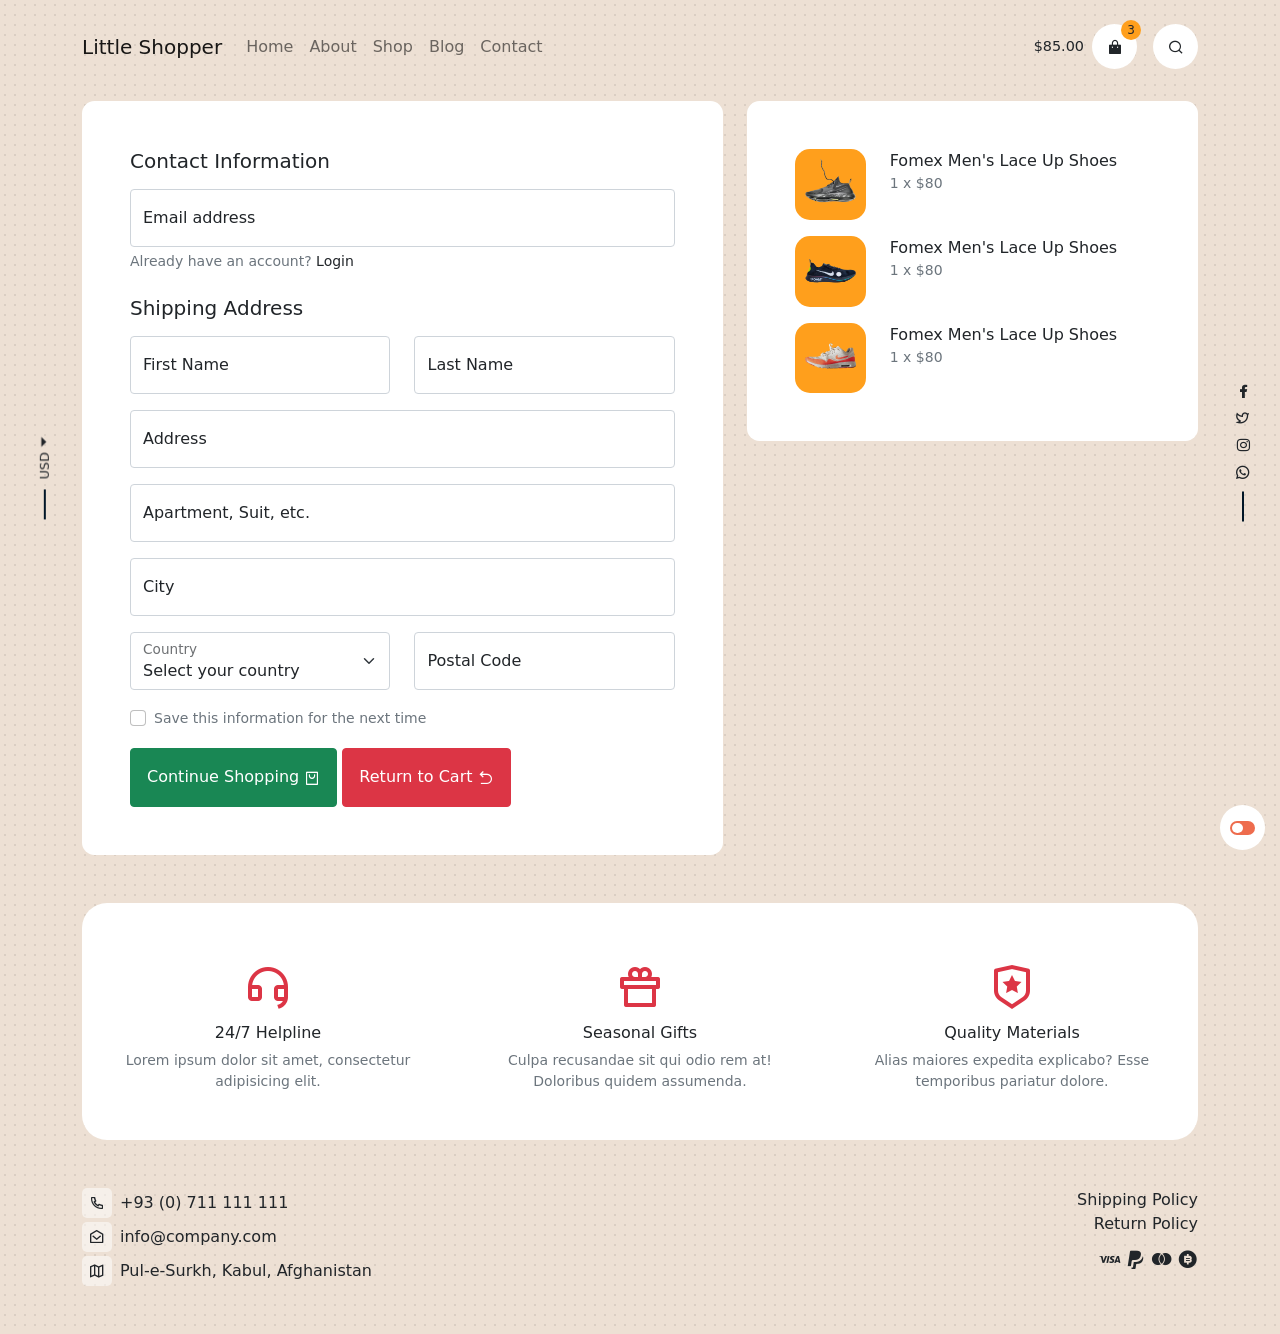
<file: checkout.html>
<!doctype html>
<html lang="en">
	<head>
		<meta charset="utf-8">
		<meta http-equiv="x-ua-compatible" content="ie=edge">
		<title>Little Shopper | HTML5 E-Commerce Template | Checkout</title>
		<meta name="description" content="Little shopper is a clean and minimal HTML5 template for e-commerce websites.">
		<meta name="viewport" content="width=device-width, initial-scale=1">

		<!-- Bootstrap -->
		<link rel="stylesheet" href="css/bootstrap.css">

		<!-- Main CSS Files -->
		<link rel="stylesheet" href="css/main.css">

		<!-- Font Icons (RemixIcons) -->
		<link rel="stylesheet" href="fonts/remixicon.css">

		<!-- Favicon -->
		<link rel="apple-touch-icon" sizes="57x57" href="img/favicon/apple-icon-57x57.png">
		<link rel="apple-touch-icon" sizes="60x60" href="img/favicon/apple-icon-60x60.png">
		<link rel="apple-touch-icon" sizes="72x72" href="img/favicon/apple-icon-72x72.png">
		<link rel="apple-touch-icon" sizes="76x76" href="img/favicon/apple-icon-76x76.png">
		<link rel="apple-touch-icon" sizes="114x114" href="img/favicon/apple-icon-114x114.png">
		<link rel="apple-touch-icon" sizes="120x120" href="img/favicon/apple-icon-120x120.png">
		<link rel="apple-touch-icon" sizes="144x144" href="img/favicon/apple-icon-144x144.png">
		<link rel="apple-touch-icon" sizes="152x152" href="img/favicon/apple-icon-152x152.png">
		<link rel="apple-touch-icon" sizes="180x180" href="img/favicon/apple-icon-180x180.png">
		<link rel="icon" type="image/png" sizes="192x192"  href="img/favicon/android-icon-192x192.png">
		<link rel="icon" type="image/png" sizes="32x32" href="img/favicon/favicon-32x32.png">
		<link rel="icon" type="image/png" sizes="96x96" href="img/favicon/favicon-96x96.png">
		<link rel="icon" type="image/png" sizes="16x16" href="img/favicon/favicon-16x16.png">
		<link rel="manifest" href="img/favicon/manifest.json">
		<meta name="msapplication-TileColor" content="#ffffff">
		<meta name="msapplication-TileImage" content="img/favicon/ms-icon-144x144.png">
		<meta name="theme-color" content="#ffffff">

		<!-- Facebook OG Tags -->
		<meta property="og:type" content="website">
		<meta property="og:url" content="https://ineedui.com/little-shopper/checkout.html">
		<meta property="og:title" content="Little Shopper | HTML5 E-Commerce Template">
		<meta property="og:image" content="https://ineedui.com/little-shopper/img/slider-800x400-1.png">
		<meta property="og:description" content="Little shopper is a clean and minimal HTML5 template for e-commerce websites.">
		<meta property="og:site_name" content="Little Shopper">
		<meta property="og:locale" content="en_US">
		<!-- Next tags are optional but recommended -->
		<meta property="og:image:width" content="800">
		<meta property="og:image:height" content="400">

		<!-- Twitter Card Tags -->
		<meta name="twitter:card" content="summary">
		<meta name="twitter:site" content="@site_account">
		<meta name="twitter:creator" content="@individual_account">
		<meta name="twitter:url" content="https://ineedui.com/little-shopper/checkout.html">
		<meta name="twitter:title" content="Little Shopper | HTML5 E-Commerce Template">
		<meta name="twitter:description" content="Little shopper is a clean and minimal HTML5 template for e-commerce websites.">
		<meta name="twitter:image" content="https://ineedui.com/little-shopper/img/slider-800x400-1.png">

	</head>
	<body class="checkout">

		<!-- Navbar -->
		<nav class="navbar navbar-expand-lg navbar-light mt-3">
			<div class="container">
				<a class="navbar-brand" href="#">Little Shopper</a>
				<button class="navbar-toggler" type="button" data-bs-toggle="collapse" data-bs-target="#navbarSupportedContent" aria-controls="navbarSupportedContent" aria-expanded="false" aria-label="Toggle navigation">
					<span class="navbar-toggler-icon"></span>
				</button>
				<div class="collapse navbar-collapse" id="navbarSupportedContent">
					<ul class="navbar-nav me-auto mb-2 mb-lg-0">
						<li class="nav-item">
							<a class="nav-link" href="index.html">Home</a>
						</li>
						<li class="nav-item">
							<a class="nav-link" href="about.html">About</a>
						</li>
						<li class="nav-item">
							<a class="nav-link" href="shop.html">Shop</a>
						</li>
						<li class="nav-item">
							<a class="nav-link" href="blog.html">Blog</a>
						</li>
						<li class="nav-item">
							<a class="nav-link" href="contact.html">Contact</a>
						</li>
					</ul>
					<!-- Currency Toggler For Mobile -->
					<div class="d-lg-none">
						<div data-bs-toggle="collapse" data-bs-target="#mobile_currency_toggle" aria-expanded="false" aria-controls="mobile_currency_toggle" role="button">
							USD <i class="ri-arrow-down-s-fill ri-middle"></i>
						</div>
						<div class="collapse" id="mobile_currency_toggle">
							<div class="card card-body">
								<ul class="list-unstyled mb-0">
									<li><a class="link-dark text-decoration-none" href="#">USD</a></li>
									<li><a class="link-dark text-decoration-none" href="#">CAD</a></li>
									<li><a class="link-dark text-decoration-none" href="#">AUD</a></li>
								</ul>
							</div>
						</div>
					</div>
					<!-- End Currency Toggler For Mobile -->

					<!-- Cart Button -->
					<div class="nav-cart me-lg-3 mt-3 mt-lg-0" data-bs-toggle="modal" data-bs-target="#cart_modal">
						<div class="cart-icon order-lg-2 me-2 me-lg-0">
							<i class="ri-shopping-bag-fill"></i>
							<div class="item-badge">3</div>
						</div>
						<div class="cart-amount order-lg-1 me-lg-2">$85.00</div>
					</div>
					<!-- End Cart Button -->

					<!-- Search Button -->
					<div class="nav-search mt-3 mt-lg-0" data-bs-toggle="modal" data-bs-target="#search_modal">
						<i class="ri-search-line"></i>
					</div>
					<!-- End Search Button -->
				</div>
			</div>
		</nav>
		<!-- End Navbar -->

		<main>

			<!-- Checkout Section -->
			<section class="top mt-4">
				<div class="container">
					<div class="row justify-content-center">
						<div class="col-lg-7">
							<div class="bg-white p-3 p-md-5 rounded-md h-100">
								<form action="#" method="post">
									<h1 class="h5 text-capitalize mb-3">Contact Information</h1>
									<div class="form-floating mb-1">
										<input type="email" class="form-control" id="email" placeholder="name@example.com" required>
										<label for="email">Email address</label>
									</div>
									<div class="small mb-4">
										<span class="text-muted">Already have an account?</span> <a href="#" class="text-decoration-none link-dark">Login</a>
									</div>
									<h2 class="h5 text-capitalize mb-3">Shipping Address</h2>
									<div class="row">
										<div class="col-lg-6">
											<div class="form-floating">
												<input type="text" class="form-control" id="fname" placeholder="First Name">
												<label for="fname">First Name</label>
											</div>
										</div>
										<div class="col-lg-6 mt-3 mt-lg-0">
											<div class="form-floating">
												<input type="text" class="form-control" id="lname" placeholder="Last Name" required>
												<label for="lname">Last Name</label>
											</div>
										</div>
										<div class="col-lg-12 mt-3">
											<div class="form-floating">
												<input type="text" class="form-control" id="address" placeholder="Address" required>
												<label for="address">Address</label>
											</div>
										</div>
										<div class="col-lg-12 mt-3">
											<div class="form-floating">
												<input type="text" class="form-control" id="apartment" placeholder="Apartment, Suit, etc.">
												<label for="apartment">Apartment, Suit, etc.</label>
											</div>
										</div>
										<div class="col-lg-12 mt-3">
											<div class="form-floating">
												<input type="text" class="form-control" id="city" placeholder="City" required>
												<label for="city">City</label>
											</div>
										</div>
										<div class="col-lg-6 mt-3">
											<div class="form-floating">
												<select class="form-select" id="country" aria-label="Country" required>
													<option value="">Select your country</option>
													<option value="Afghanistan">Afghanistan</option>
													<option value="Åland Islands">Åland Islands</option>
													<option value="Albania">Albania</option>
													<option value="Algeria">Algeria</option>
													<option value="American Samoa">American Samoa</option>
													<option value="Andorra">Andorra</option>
													<option value="Angola">Angola</option>
													<option value="Anguilla">Anguilla</option>
													<option value="Antarctica">Antarctica</option>
													<option value="Antigua and Barbuda">Antigua and Barbuda</option>
													<option value="Argentina">Argentina</option>
													<option value="Armenia">Armenia</option>
													<option value="Aruba">Aruba</option>
													<option value="Australia">Australia</option>
													<option value="Austria">Austria</option>
													<option value="Azerbaijan">Azerbaijan</option>
													<option value="Bahamas">Bahamas</option>
													<option value="Bahrain">Bahrain</option>
													<option value="Bangladesh">Bangladesh</option>
													<option value="Barbados">Barbados</option>
													<option value="Belarus">Belarus</option>
													<option value="Belgium">Belgium</option>
													<option value="Belize">Belize</option>
													<option value="Benin">Benin</option>
													<option value="Bermuda">Bermuda</option>
													<option value="Bhutan">Bhutan</option>
													<option value="Bolivia">Bolivia</option>
													<option value="Bosnia and Herzegovina">Bosnia and Herzegovina</option>
													<option value="Botswana">Botswana</option>
													<option value="Bouvet Island">Bouvet Island</option>
													<option value="Brazil">Brazil</option>
													<option value="British Indian Ocean Territory">British Indian Ocean Territory</option>
													<option value="Brunei Darussalam">Brunei Darussalam</option>
													<option value="Bulgaria">Bulgaria</option>
													<option value="Burkina Faso">Burkina Faso</option>
													<option value="Burundi">Burundi</option>
													<option value="Cambodia">Cambodia</option>
													<option value="Cameroon">Cameroon</option>
													<option value="Canada">Canada</option>
													<option value="Cape Verde">Cape Verde</option>
													<option value="Cayman Islands">Cayman Islands</option>
													<option value="Central African Republic">Central African Republic</option>
													<option value="Chad">Chad</option>
													<option value="Chile">Chile</option>
													<option value="China">China</option>
													<option value="Christmas Island">Christmas Island</option>
													<option value="Cocos (Keeling) Islands">Cocos (Keeling) Islands</option>
													<option value="Colombia">Colombia</option>
													<option value="Comoros">Comoros</option>
													<option value="Congo">Congo</option>
													<option value="Congo, The Democratic Republic of The">Congo, The Democratic Republic of The</option>
													<option value="Cook Islands">Cook Islands</option>
													<option value="Costa Rica">Costa Rica</option>
													<option value="Cote D'ivoire">Cote D'ivoire</option>
													<option value="Croatia">Croatia</option>
													<option value="Cuba">Cuba</option>
													<option value="Cyprus">Cyprus</option>
													<option value="Czech Republic">Czech Republic</option>
													<option value="Denmark">Denmark</option>
													<option value="Djibouti">Djibouti</option>
													<option value="Dominica">Dominica</option>
													<option value="Dominican Republic">Dominican Republic</option>
													<option value="Ecuador">Ecuador</option>
													<option value="Egypt">Egypt</option>
													<option value="El Salvador">El Salvador</option>
													<option value="Equatorial Guinea">Equatorial Guinea</option>
													<option value="Eritrea">Eritrea</option>
													<option value="Estonia">Estonia</option>
													<option value="Ethiopia">Ethiopia</option>
													<option value="Falkland Islands (Malvinas)">Falkland Islands (Malvinas)</option>
													<option value="Faroe Islands">Faroe Islands</option>
													<option value="Fiji">Fiji</option>
													<option value="Finland">Finland</option>
													<option value="France">France</option>
													<option value="French Guiana">French Guiana</option>
													<option value="French Polynesia">French Polynesia</option>
													<option value="French Southern Territories">French Southern Territories</option>
													<option value="Gabon">Gabon</option>
													<option value="Gambia">Gambia</option>
													<option value="Georgia">Georgia</option>
													<option value="Germany">Germany</option>
													<option value="Ghana">Ghana</option>
													<option value="Gibraltar">Gibraltar</option>
													<option value="Greece">Greece</option>
													<option value="Greenland">Greenland</option>
													<option value="Grenada">Grenada</option>
													<option value="Guadeloupe">Guadeloupe</option>
													<option value="Guam">Guam</option>
													<option value="Guatemala">Guatemala</option>
													<option value="Guernsey">Guernsey</option>
													<option value="Guinea">Guinea</option>
													<option value="Guinea-bissau">Guinea-bissau</option>
													<option value="Guyana">Guyana</option>
													<option value="Haiti">Haiti</option>
													<option value="Heard Island and Mcdonald Islands">Heard Island and Mcdonald Islands</option>
													<option value="Holy See (Vatican City State)">Holy See (Vatican City State)</option>
													<option value="Honduras">Honduras</option>
													<option value="Hong Kong">Hong Kong</option>
													<option value="Hungary">Hungary</option>
													<option value="Iceland">Iceland</option>
													<option value="India">India</option>
													<option value="Indonesia">Indonesia</option>
													<option value="Iran, Islamic Republic of">Iran, Islamic Republic of</option>
													<option value="Iraq">Iraq</option>
													<option value="Ireland">Ireland</option>
													<option value="Isle of Man">Isle of Man</option>
													<option value="Israel">Israel</option>
													<option value="Italy">Italy</option>
													<option value="Jamaica">Jamaica</option>
													<option value="Japan">Japan</option>
													<option value="Jersey">Jersey</option>
													<option value="Jordan">Jordan</option>
													<option value="Kazakhstan">Kazakhstan</option>
													<option value="Kenya">Kenya</option>
													<option value="Kiribati">Kiribati</option>
													<option value="Korea, Democratic People's Republic of">Korea, Democratic People's Republic of</option>
													<option value="Korea, Republic of">Korea, Republic of</option>
													<option value="Kuwait">Kuwait</option>
													<option value="Kyrgyzstan">Kyrgyzstan</option>
													<option value="Lao People's Democratic Republic">Lao People's Democratic Republic</option>
													<option value="Latvia">Latvia</option>
													<option value="Lebanon">Lebanon</option>
													<option value="Lesotho">Lesotho</option>
													<option value="Liberia">Liberia</option>
													<option value="Libyan Arab Jamahiriya">Libyan Arab Jamahiriya</option>
													<option value="Liechtenstein">Liechtenstein</option>
													<option value="Lithuania">Lithuania</option>
													<option value="Luxembourg">Luxembourg</option>
													<option value="Macao">Macao</option>
													<option value="Macedonia, The Former Yugoslav Republic of">Macedonia, The Former Yugoslav Republic of</option>
													<option value="Madagascar">Madagascar</option>
													<option value="Malawi">Malawi</option>
													<option value="Malaysia">Malaysia</option>
													<option value="Maldives">Maldives</option>
													<option value="Mali">Mali</option>
													<option value="Malta">Malta</option>
													<option value="Marshall Islands">Marshall Islands</option>
													<option value="Martinique">Martinique</option>
													<option value="Mauritania">Mauritania</option>
													<option value="Mauritius">Mauritius</option>
													<option value="Mayotte">Mayotte</option>
													<option value="Mexico">Mexico</option>
													<option value="Micronesia, Federated States of">Micronesia, Federated States of</option>
													<option value="Moldova, Republic of">Moldova, Republic of</option>
													<option value="Monaco">Monaco</option>
													<option value="Mongolia">Mongolia</option>
													<option value="Montenegro">Montenegro</option>
													<option value="Montserrat">Montserrat</option>
													<option value="Morocco">Morocco</option>
													<option value="Mozambique">Mozambique</option>
													<option value="Myanmar">Myanmar</option>
													<option value="Namibia">Namibia</option>
													<option value="Nauru">Nauru</option>
													<option value="Nepal">Nepal</option>
													<option value="Netherlands">Netherlands</option>
													<option value="Netherlands Antilles">Netherlands Antilles</option>
													<option value="New Caledonia">New Caledonia</option>
													<option value="New Zealand">New Zealand</option>
													<option value="Nicaragua">Nicaragua</option>
													<option value="Niger">Niger</option>
													<option value="Nigeria">Nigeria</option>
													<option value="Niue">Niue</option>
													<option value="Norfolk Island">Norfolk Island</option>
													<option value="Northern Mariana Islands">Northern Mariana Islands</option>
													<option value="Norway">Norway</option>
													<option value="Oman">Oman</option>
													<option value="Pakistan">Pakistan</option>
													<option value="Palau">Palau</option>
													<option value="Palestinian Territory, Occupied">Palestinian Territory, Occupied</option>
													<option value="Panama">Panama</option>
													<option value="Papua New Guinea">Papua New Guinea</option>
													<option value="Paraguay">Paraguay</option>
													<option value="Peru">Peru</option>
													<option value="Philippines">Philippines</option>
													<option value="Pitcairn">Pitcairn</option>
													<option value="Poland">Poland</option>
													<option value="Portugal">Portugal</option>
													<option value="Puerto Rico">Puerto Rico</option>
													<option value="Qatar">Qatar</option>
													<option value="Reunion">Reunion</option>
													<option value="Romania">Romania</option>
													<option value="Russian Federation">Russian Federation</option>
													<option value="Rwanda">Rwanda</option>
													<option value="Saint Helena">Saint Helena</option>
													<option value="Saint Kitts and Nevis">Saint Kitts and Nevis</option>
													<option value="Saint Lucia">Saint Lucia</option>
													<option value="Saint Pierre and Miquelon">Saint Pierre and Miquelon</option>
													<option value="Saint Vincent and The Grenadines">Saint Vincent and The Grenadines</option>
													<option value="Samoa">Samoa</option>
													<option value="San Marino">San Marino</option>
													<option value="Sao Tome and Principe">Sao Tome and Principe</option>
													<option value="Saudi Arabia">Saudi Arabia</option>
													<option value="Senegal">Senegal</option>
													<option value="Serbia">Serbia</option>
													<option value="Seychelles">Seychelles</option>
													<option value="Sierra Leone">Sierra Leone</option>
													<option value="Singapore">Singapore</option>
													<option value="Slovakia">Slovakia</option>
													<option value="Slovenia">Slovenia</option>
													<option value="Solomon Islands">Solomon Islands</option>
													<option value="Somalia">Somalia</option>
													<option value="South Africa">South Africa</option>
													<option value="South Georgia and The South Sandwich Islands">South Georgia and The South Sandwich Islands</option>
													<option value="Spain">Spain</option>
													<option value="Sri Lanka">Sri Lanka</option>
													<option value="Sudan">Sudan</option>
													<option value="Suriname">Suriname</option>
													<option value="Svalbard and Jan Mayen">Svalbard and Jan Mayen</option>
													<option value="Swaziland">Swaziland</option>
													<option value="Sweden">Sweden</option>
													<option value="Switzerland">Switzerland</option>
													<option value="Syrian Arab Republic">Syrian Arab Republic</option>
													<option value="Taiwan">Taiwan</option>
													<option value="Tajikistan">Tajikistan</option>
													<option value="Tanzania, United Republic of">Tanzania, United Republic of</option>
													<option value="Thailand">Thailand</option>
													<option value="Timor-leste">Timor-leste</option>
													<option value="Togo">Togo</option>
													<option value="Tokelau">Tokelau</option>
													<option value="Tonga">Tonga</option>
													<option value="Trinidad and Tobago">Trinidad and Tobago</option>
													<option value="Tunisia">Tunisia</option>
													<option value="Turkey">Turkey</option>
													<option value="Turkmenistan">Turkmenistan</option>
													<option value="Turks and Caicos Islands">Turks and Caicos Islands</option>
													<option value="Tuvalu">Tuvalu</option>
													<option value="Uganda">Uganda</option>
													<option value="Ukraine">Ukraine</option>
													<option value="United Arab Emirates">United Arab Emirates</option>
													<option value="United Kingdom">United Kingdom</option>
													<option value="United States">United States</option>
													<option value="United States Minor Outlying Islands">United States Minor Outlying Islands</option>
													<option value="Uruguay">Uruguay</option>
													<option value="Uzbekistan">Uzbekistan</option>
													<option value="Vanuatu">Vanuatu</option>
													<option value="Venezuela">Venezuela</option>
													<option value="Viet Nam">Viet Nam</option>
													<option value="Virgin Islands, British">Virgin Islands, British</option>
													<option value="Virgin Islands, U.S.">Virgin Islands, U.S.</option>
													<option value="Wallis and Futuna">Wallis and Futuna</option>
													<option value="Western Sahara">Western Sahara</option>
													<option value="Yemen">Yemen</option>
													<option value="Zambia">Zambia</option>
													<option value="Zimbabwe">Zimbabwe</option>
												</select>
												<label for="country">Country</label>
											</div>
										</div>
										<div class="col-lg-6 mt-3">
											<div class="form-floating">
												<input type="text" class="form-control" id="postal" placeholder="Postal Code" required>
												<label for="postal">Postal Code</label>
											</div>
										</div>
										<div class="col-lg-12 mt-3">
											<div class="form-check">
												<input class="form-check-input" type="checkbox" value="save_info" id="save_info">
												<label class="form-check-label small text-muted" for="save_info">
													Save this information for the next time
												</label>
											</div>
										</div>
										<div class="col-lg-12 mt-3 d-grid d-md-block">
											<button type="submit" class="btn btn-success p-3">Continue Shopping <i class="ri-shopping-bag-2-line ri-middle"></i></button>
											<button type="button" class="btn btn-danger p-3 mt-3 mt-md-0">Return to Cart <i class="ri-arrow-go-back-line ri-middle"></i></button>
										</div>
									</div>
								</form>
							</div>
						</div>
						<div class="col-lg-5 mt-3 mt-lg-0">
							<div class="bg-white rounded-md p-3 p-md-5 sticky">
								<!-- Cart Item -->
								<div class="row cart-item">
									<div class="col-3">
										<div class="product-thumb-wrapper">
											<img src="img/shoe-800x800-1.png" alt="Super Sport Shoes" class="img-fluid" />
										</div>
									</div>
									<div class="col-9 position-relative pe-4">
										<div>Fomex Men's Lace Up Shoes</div>
										<div class="text-muted small">1 x $80</div>
									</div>
								</div>
								<!-- End Cart Item -->

								<!-- Cart Item -->
								<div class="row cart-item mt-3">
									<div class="col-3">
										<div class="product-thumb-wrapper">
											<img src="img/shoe-800x800-2.png" alt="Super Sport Shoes" class="img-fluid" />
										</div>
									</div>
									<div class="col-9 position-relative pe-4">
										<div>Fomex Men's Lace Up Shoes</div>
										<div class="text-muted small">1 x $80</div>
									</div>
								</div>
								<!-- End Cart Item -->

								<!-- Cart Item -->
								<div class="row cart-item mt-3">
									<div class="col-3">
										<div class="product-thumb-wrapper">
											<img src="img/shoe-800x800-3.png" alt="Super Sport Shoes" class="img-fluid" />
										</div>
									</div>
									<div class="col-9 position-relative pe-4">
										<div>Fomex Men's Lace Up Shoes</div>
										<div class="text-muted small">1 x $80</div>
									</div>
								</div>
								<!-- End Cart Item -->
							</div>
						</div>
					</div>
				</div>
			</section>
			<!-- End Checkout Section -->

			<!-- Features Section -->
			<section class="features mt-5">
				<div class="container">
					<div class="row gx-lg-5 text-center bg-white mx-0 py-5 rounded-lg">
						<div class="col-md-4 mt-3 mt-md-0">
							<i class="ri-customer-service-line ri-3x text-danger"></i>
							<h4 class="fs-6 fw-normal">24/7 Helpline</h4>
							<div class="small text-muted">Lorem ipsum dolor sit amet, consectetur adipisicing elit.</div>
						</div>
						<div class="col-md-4 mt-3 mt-md-0">
							<i class="ri-gift-2-line ri-3x text-danger"></i>
							<h4 class="fs-6 fw-normal">Seasonal Gifts</h4>
							<div class="small text-muted">Culpa recusandae sit qui odio rem at! Doloribus quidem assumenda.</div>
						</div>
						<div class="col-md-4 mt-3 mt-md-0">
							<i class="ri-shield-star-line ri-3x text-danger"></i>
							<h4 class="fs-6 fw-normal">Quality Materials</h4>
							<div class="small text-muted">Alias maiores expedita explicabo? Esse temporibus pariatur dolore.</div>
						</div>
					</div>
				</div>
			</section>
			<!-- End Features Section -->

		</main>

		<!-- Footer -->
		<footer class="mt-5 mb-lg-5">
			<div class="container">
				<div class="row">
					<div class="col-md-6">
						<div class="d-flex align-items-center">
							<div class="icon-wrapper me-2">
								<i class="ri-phone-line"></i>
							</div>
							<a href="tel:+93-711-111-111" class="text-color-auto text-decoration-none" rel="nofollow">+93 (0) 711 111 111</a>
						</div>
						<div class="mt-1 d-flex align-items-center">
							<div class="icon-wrapper me-2">
								<i class="ri-mail-open-line"></i>
							</div>
							<a href="mailto:info@company.com" class="text-color-auto text-decoration-none" rel="nofollow">info@company.com</a>
						</div>
						<div class="mt-1 d-flex align-items-center">
							<div class="icon-wrapper me-2">
								<i class="ri-map-2-line"></i>
							</div>
							<address class="d-inline-block mb-0 text-color-auto">Pul-e-Surkh, Kabul, Afghanistan</address>
						</div>
					</div>
					<div class="col-md-6 text-md-end mt-3 mt-lg-0">
						<ul class="list-unstyled">
							<li><a href="#" class="text-color-auto text-decoration-none">Shipping Policy</a></li>
							<li><a href="#" class="text-color-auto text-decoration-none">Return Policy</a></li>
						</ul>
						<div class="text-color-auto">
							<i class="ri-visa-line ri-lg"></i>
							<i class="ri-paypal-fill ri-lg"></i>
							<i class="ri-mastercard-fill ri-lg"></i>
							<i class="ri-bit-coin-fill ri-lg"></i>
						</div>
					</div>
				</div>
			</div>
		</footer>
		<!-- End Footer -->

		<!-- Currency Toggler -->
		<div class="dropend d-none d-lg-block">
			<div id="currency_toggle" class="dropdown-toggle currency-toggle" data-bs-toggle="dropdown" aria-expanded="false" role="button">
			  USD
			</div>
			<ul class="dropdown-menu" aria-labelledby="currency_toggle">
				<li><a class="dropdown-item" href="#">USD</a></li>
				<li><a class="dropdown-item" href="#">CAD</a></li>
				<li><a class="dropdown-item" href="#">AUD</a></li>
			</ul>
		</div>
		<!-- End Currency Toggler -->

		<!-- Dark Mode Toggler -->
		<div class="dark-mode-toggle">
			<input class="toggler toggler-light" id="dm_toggle" type="checkbox"/>
			<label class="toggler-btn" for="dm_toggle"></label>
		</div>
		<!-- End Dark Mode Toggler -->

		<!-- Social Media Links -->
		<div class="social-media text-center my-3 my-lg-0">
			<a href="#" target="_blank" rel="noopener" class="text-decoration-none text-color-auto"><i class="ri-facebook-fill"></i></a>
			<a href="#" target="_blank" rel="noopener" class="text-decoration-none text-color-auto"><i class="ri-twitter-line"></i></a>
			<a href="#" target="_blank" rel="noopener" class="text-decoration-none text-color-auto"><i class="ri-instagram-line"></i></a>
			<a href="#" target="_blank" rel="noopener" class="text-decoration-none text-color-auto"><i class="ri-whatsapp-line"></i></a>
		</div>
		<!-- End Social Media Links -->

		<!-- Search Modal -->
		<div class="modal fade search-modal" id="search_modal" tabindex="-1" aria-labelledby="search_label" aria-hidden="true">
			<div class="modal-dialog modal-xl">
				<div class="modal-content border-0 rounded-lg pt-4">
					<div class="modal-body p-3 p-lg-5">
						<button type="button" class="btn-close" data-bs-dismiss="modal" aria-label="Close"></button>
						<div class="row justify-content-center">
							<div class="col-md-7 mt-4 text-center">
								<form action="#" method="post">
									<label for="search_input" id="search_label" class="visually-hidden">Search</label>
									<input type="search" class="form-control text-center border-0 border-bottom" id="search_input" placeholder="What are you looking for?" required />
								</form>
							</div>
						</div>
						<div class="row justify-content-center text-center">
							<div class="col-md-8">
								<div class="mt-3 mt-lg-5">Popular Searches:</div>
								<div class="mt-2">
									<a href="#" class="tag-outline">Nike</a>
									<a href="#" class="tag-outline">Running Shoes</a>
									<a href="#" class="tag-outline">Sneakers</a>
									<a href="#" class="tag-outline">2022</a>
									<a href="#" class="tag-outline">Boots</a>
								</div>
							</div>
						</div>
						<div class="row mt-2 mt-lg-4">
							<div class="col-md-4">
								<a href="#" class="text-decoration-none">
									<div class="link-badge-wrapper bg-warning p-4 rounded-lg text-white position-relative">
										<span class="small">Made in Italy</span>
										<div class="h5">Hiking Shoes</div>
										<img src="img/slider-800x400-1.png" alt="Hiking Shoes" class="img-fluid" />
										<span class="link-badge">
											<i class="ri-arrow-right-s-line"></i>
										</span>
									</div>
								</a>
							</div>
							<div class="col-md-4 mt-3 mt-md-0">
								<a href="#" class="text-decoration-none">
									<div class="link-badge-wrapper bg-danger p-4 rounded-lg text-white position-relative">
										<span class="small">For sporters</span>
										<div class="h5">Running Shoes</div>
										<img src="img/slider-800x400-2.png" alt="Hiking Shoes" class="img-fluid" />
										<span class="link-badge">
											<i class="ri-arrow-right-s-line"></i>
										</span>
									</div>
								</a>
							</div>
							<div class="col-md-4 mt-3 mt-md-0">
								<a href="#" class="text-decoration-none">
									<div class="link-badge-wrapper bg-success p-4 rounded-lg text-white position-relative">
										<span class="small">Feel comfort</span>
										<div class="h5">Sneakers</div>
										<img src="img/slider-800x400-3.png" alt="Hiking Shoes" class="img-fluid" />
										<span class="link-badge">
											<i class="ri-arrow-right-s-line"></i>
										</span>
									</div>
								</a>
							</div>
						</div>
					</div>
				</div>
			</div>
		</div>
		<!-- End Search Modal -->

		<!-- Cart Modal -->
		<div class="modal fade cart-modal" id="cart_modal" tabindex="-1" aria-labelledby="cart_label" aria-hidden="true">
			<div class="modal-dialog modal-sm">
				<div class="modal-content border-0 rounded-lg">
					<div class="modal-header">
						<h5 class="modal-title" id="cart_label">Your Cart</h5>
						<span class="small text-muted ms-2">(3 Items)</span>
						<button type="button" class="btn-close" data-bs-dismiss="modal" aria-label="Close"></button>
					</div>
					<div class="modal-body">
						<!-- Cart Item -->
						<div class="row cart-item">
							<div class="col-3">
								<div class="product-thumb-wrapper">
									<img src="img/shoe-800x800-1.png" alt="Super Sport Shoes" class="img-fluid" />
								</div>
							</div>
							<div class="col-9 position-relative pe-4">
								<div>Fomex Men's Lace Up Shoes</div>
								<div class="text-muted small">1 x $80</div>
								<div class="close bg-secondary">
									<i class="ri-close-line"></i>
								</div>
							</div>
						</div>
						<!-- End Cart Item -->

						<!-- Cart Item -->
						<div class="row cart-item mt-3">
							<div class="col-3">
								<div class="product-thumb-wrapper">
									<img src="img/shoe-800x800-2.png" alt="Super Sport Shoes" class="img-fluid" />
								</div>
							</div>
							<div class="col-9 position-relative pe-4">
								<div>Nike Sports Running Shoes</div>
								<div class="text-muted small">2 x $120</div>
								<div class="close bg-secondary">
									<i class="ri-close-line"></i>
								</div>
							</div>
						</div>
						<!-- End Cart Item -->

						<!-- Cart Item -->
						<div class="row cart-item mt-3">
							<div class="col-3">
								<div class="product-thumb-wrapper">
									<img src="img/shoe-800x800-3.png" alt="Super Sport Shoes" class="img-fluid" />
								</div>
							</div>
							<div class="col-9 position-relative pe-4">
								<div>Nike Sports Running Shoes</div>
								<div class="text-muted small">1 x $100</div>
								<div class="close bg-secondary">
									<i class="ri-close-line"></i>
								</div>
							</div>
						</div>
						<!-- End Cart Item -->
					</div>
					<div class="modal-footer">
						<button type="button" class="btn btn-dark rounded-pill flex-grow-1">View Cart <i class="ri-eye-line ri-middle ps-1"></i></button>
						<button type="button" class="btn btn-danger rounded-pill flex-grow-1">Checkout <i class="ri-check-double-line ri-middle ps-1"></i></button>
					</div>
				</div>
			</div>
		</div>
		<!-- End Cart Modal -->

		<!-- JQuery -->
		<script src="js/jquery-3.4.1.min.js"></script>

		<!-- Bootstrap JS -->
		<script src="js/bootstrap.bundle.min.js"></script>
		
		<!-- Main JS File -->
		<script src="js/main.js"></script>
	</body>
</html>
</file>
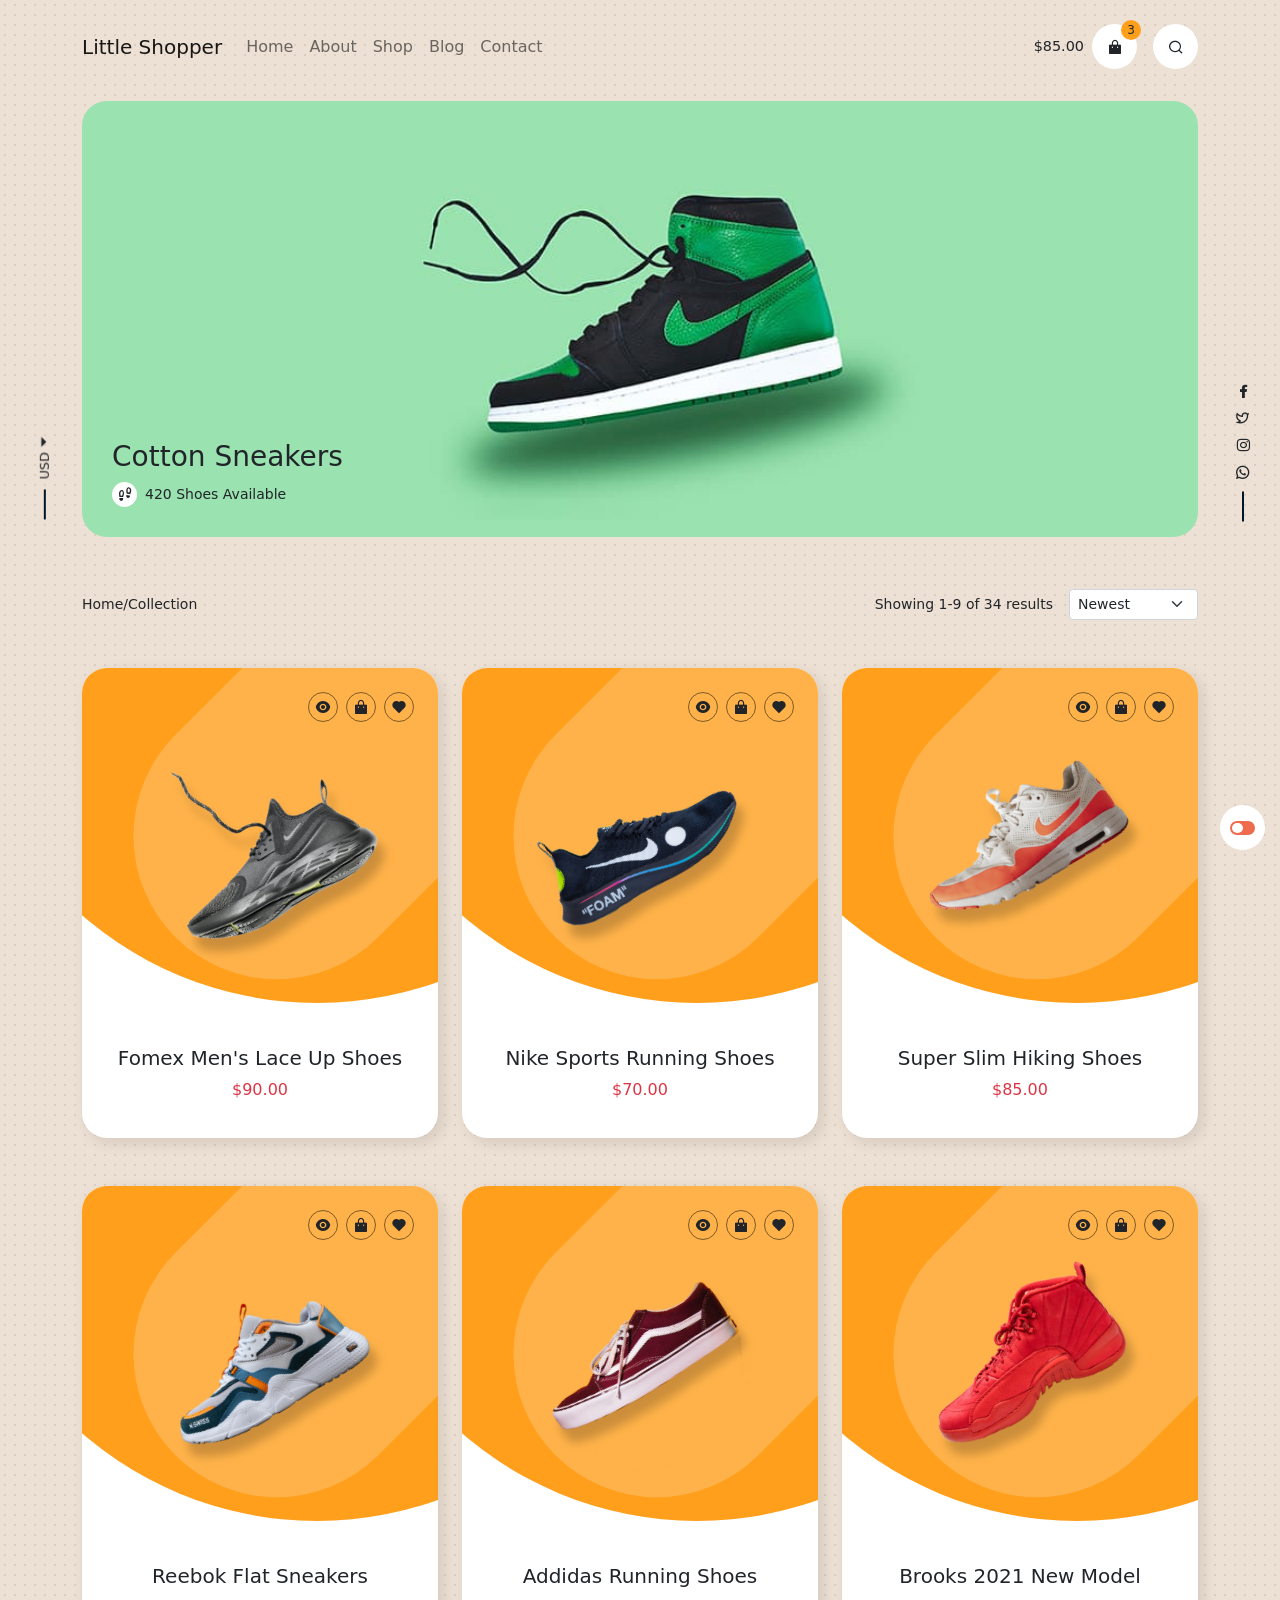
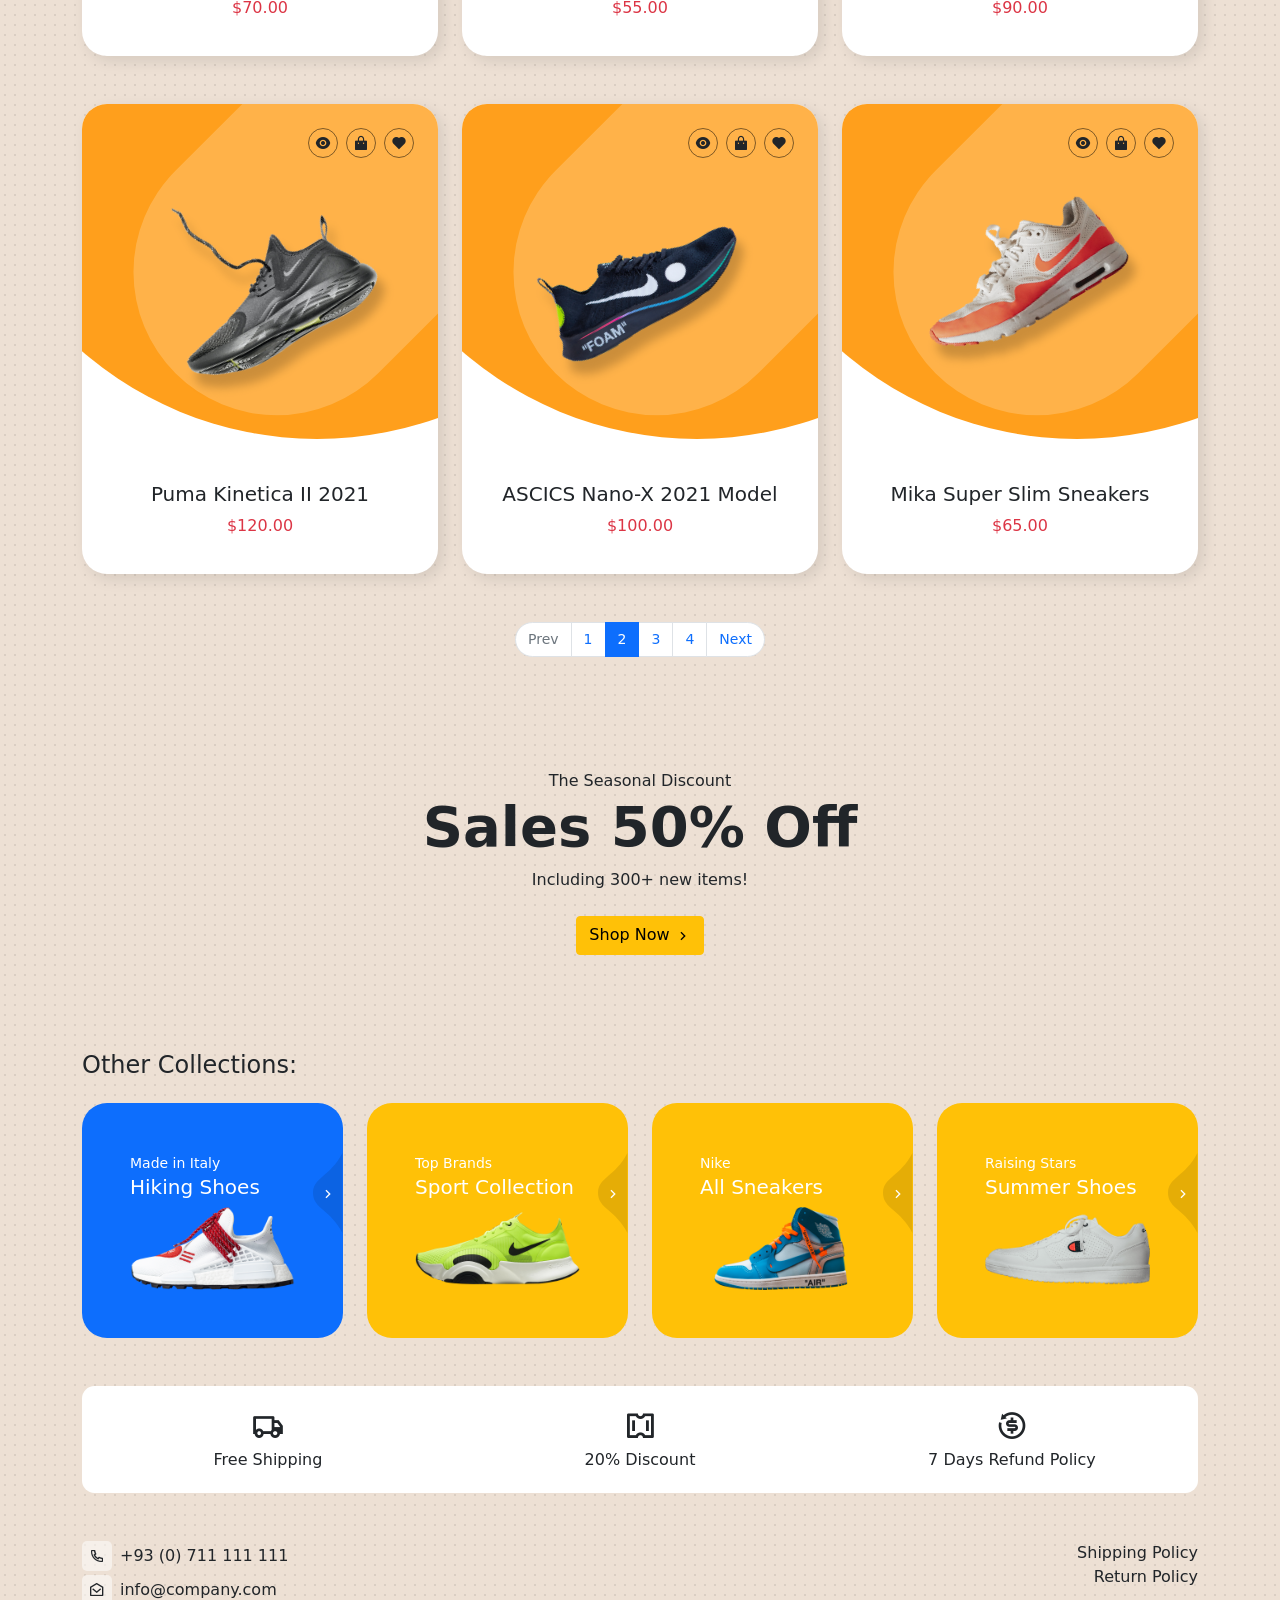
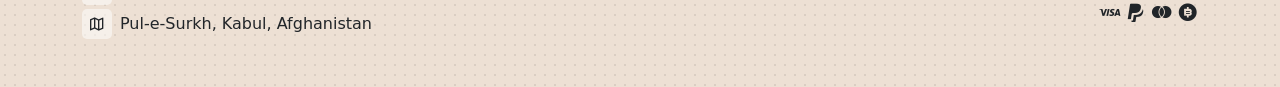
<file: collection.html>
<!doctype html>
<html lang="en">
	<head>
		<meta charset="utf-8">
		<meta http-equiv="x-ua-compatible" content="ie=edge">
		<title>Little Shopper | HTML5 E-Commerce Template | Collection</title>
		<meta name="description" content="Little shopper is a clean and minimal HTML5 template for e-commerce websites.">
		<meta name="viewport" content="width=device-width, initial-scale=1">

		<!-- Bootstrap -->
		<link rel="stylesheet" href="css/bootstrap.css">

		<!-- Main CSS Files -->
		<link rel="stylesheet" href="css/main.css">

		<!-- Font Icons (RemixIcons) -->
		<link rel="stylesheet" href="fonts/remixicon.css">

		<!-- Jquery Toast -->
		<link rel="stylesheet" href="css/jquery.toast.min.css">

		<!-- Favicon -->
		<link rel="apple-touch-icon" sizes="57x57" href="img/favicon/apple-icon-57x57.png">
		<link rel="apple-touch-icon" sizes="60x60" href="img/favicon/apple-icon-60x60.png">
		<link rel="apple-touch-icon" sizes="72x72" href="img/favicon/apple-icon-72x72.png">
		<link rel="apple-touch-icon" sizes="76x76" href="img/favicon/apple-icon-76x76.png">
		<link rel="apple-touch-icon" sizes="114x114" href="img/favicon/apple-icon-114x114.png">
		<link rel="apple-touch-icon" sizes="120x120" href="img/favicon/apple-icon-120x120.png">
		<link rel="apple-touch-icon" sizes="144x144" href="img/favicon/apple-icon-144x144.png">
		<link rel="apple-touch-icon" sizes="152x152" href="img/favicon/apple-icon-152x152.png">
		<link rel="apple-touch-icon" sizes="180x180" href="img/favicon/apple-icon-180x180.png">
		<link rel="icon" type="image/png" sizes="192x192"  href="img/favicon/android-icon-192x192.png">
		<link rel="icon" type="image/png" sizes="32x32" href="img/favicon/favicon-32x32.png">
		<link rel="icon" type="image/png" sizes="96x96" href="img/favicon/favicon-96x96.png">
		<link rel="icon" type="image/png" sizes="16x16" href="img/favicon/favicon-16x16.png">
		<link rel="manifest" href="img/favicon/manifest.json">
		<meta name="msapplication-TileColor" content="#ffffff">
		<meta name="msapplication-TileImage" content="img/favicon/ms-icon-144x144.png">
		<meta name="theme-color" content="#ffffff">

		<!-- Facebook OG Tags -->
		<meta property="og:type" content="website">
		<meta property="og:url" content="https://ineedui.com/little-shopper/collection.html">
		<meta property="og:title" content="Little Shopper | HTML5 E-Commerce Template">
		<meta property="og:image" content="https://ineedui.com/little-shopper/img/slider-800x400-1.png">
		<meta property="og:description" content="Little shopper is a clean and minimal HTML5 template for e-commerce websites.">
		<meta property="og:site_name" content="Little Shopper">
		<meta property="og:locale" content="en_US">
		<!-- Next tags are optional but recommended -->
		<meta property="og:image:width" content="800">
		<meta property="og:image:height" content="400">

		<!-- Twitter Card Tags -->
		<meta name="twitter:card" content="summary">
		<meta name="twitter:site" content="@site_account">
		<meta name="twitter:creator" content="@individual_account">
		<meta name="twitter:url" content="https://ineedui.com/little-shopper/collection.html">
		<meta name="twitter:title" content="Little Shopper | HTML5 E-Commerce Template">
		<meta name="twitter:description" content="Little shopper is a clean and minimal HTML5 template for e-commerce websites.">
		<meta name="twitter:image" content="https://ineedui.com/little-shopper/img/slider-800x400-1.png">

	</head>
	<body class="collection">

		<!-- Navbar -->
		<nav class="navbar navbar-expand-lg navbar-light mt-3">
			<div class="container">
				<a class="navbar-brand" href="#">Little Shopper</a>
				<button class="navbar-toggler" type="button" data-bs-toggle="collapse" data-bs-target="#navbarSupportedContent" aria-controls="navbarSupportedContent" aria-expanded="false" aria-label="Toggle navigation">
					<span class="navbar-toggler-icon"></span>
				</button>
				<div class="collapse navbar-collapse" id="navbarSupportedContent">
					<ul class="navbar-nav me-auto mb-2 mb-lg-0">
						<li class="nav-item">
							<a class="nav-link" href="index.html">Home</a>
						</li>
						<li class="nav-item">
							<a class="nav-link" href="about.html">About</a>
						</li>
						<li class="nav-item">
							<a class="nav-link" href="shop.html">Shop</a>
						</li>
						<li class="nav-item">
							<a class="nav-link" href="blog.html">Blog</a>
						</li>
						<li class="nav-item">
							<a class="nav-link" href="contact.html">Contact</a>
						</li>
					</ul>
					<!-- Currency Toggler For Mobile -->
					<div class="d-lg-none">
						<div data-bs-toggle="collapse" data-bs-target="#mobile_currency_toggle" aria-expanded="false" aria-controls="mobile_currency_toggle" role="button">
							USD <i class="ri-arrow-down-s-fill ri-middle"></i>
						</div>
						<div class="collapse" id="mobile_currency_toggle">
							<div class="card card-body">
								<ul class="list-unstyled mb-0">
									<li><a class="link-dark text-decoration-none" href="#">USD</a></li>
									<li><a class="link-dark text-decoration-none" href="#">CAD</a></li>
									<li><a class="link-dark text-decoration-none" href="#">AUD</a></li>
								</ul>
							</div>
						</div>
					</div>
					<!-- End Currency Toggler For Mobile -->

					<!-- Cart Button -->
					<div class="nav-cart me-lg-3 mt-3 mt-lg-0" data-bs-toggle="modal" data-bs-target="#cart_modal">
						<div class="cart-icon order-lg-2 me-2 me-lg-0">
							<i class="ri-shopping-bag-fill"></i>
							<div class="item-badge">3</div>
						</div>
						<div class="cart-amount order-lg-1 me-lg-2">$85.00</div>
					</div>
					<!-- End Cart Button -->

					<!-- Search Button -->
					<div class="nav-search mt-3 mt-lg-0" data-bs-toggle="modal" data-bs-target="#search_modal">
						<i class="ri-search-line"></i>
					</div>
					<!-- End Search Button -->
				</div>
			</div>
		</nav>
		<!-- End Navbar -->

		<main>

			<!-- Header -->
			<section class="page-header mt-4">
				<div class="container">
					<div class="row">
						<div class="col-md-12">
							<div class="image-wrapper">
								<img src="img/collection-1024x400.jpg" alt="Page Not Found" class="img-fluid min-w-100 rounded-lg" />
								<div class="info text-center text-md-start mt-3 mt-md-0">
									<h1 class="h3">Cotton Sneakers</h1>
									<div class="d-flex align-items-center justify-content-center justify-content-md-start"><i class="ri-footprint-line me-2"></i> <small>420 Shoes Available</small></div>
								</div>
							</div>
						</div>
					</div>
				</div>
			</section>
			<!-- End Header -->

			<!-- Products List -->
			<section class="top mt-5">
				<div class="container mt-2 pt-1">
					<h2 class="visually-hidden">Cotton Sneakers</h2>
					<div class="row page-header align-items-center text-color-auto">
						<div class="col-lg-6 text-center text-lg-start">
							<div class="small">Home/Collection</div>
						</div>
						<div class="col-lg-6 mt-3 mt-lg-0">
							<div class="sort d-flex align-items-center justify-content-center justify-content-lg-end">
								<div class="me-3 small">Showing 1-9 of 34 results</div>
								<div>
									<select class="form-select form-select-sm" aria-label="Sort By">
										<option value="newest" selected>Newest</option>
										<option value="best-sellers">Best Sellers</option>
										<option value="best-rated">Best Rated</option>
										<option value="trending">Trending</option>
									</select>
								</div>
							</div>
						</div>
					</div>

					<div class="row mt-4 mt-lg-5">
						<div class="col-md-4">
							<!-- Product Card -->
							<div class="product-card bg-white">
								<div class="card-body p-4">
									<div class="actions d-flex justify-content-end">
										<div class="quick-view" data-bs-toggle="modal" data-bs-target="#quick_view_modal">
											<i class="ri-eye-fill"></i>
											<svg height="32" width="32">
												<circle class="circle" cx="16" cy="16" r="14" stroke="black" stroke-width="2" fill-opacity="0" />
											</svg>
										</div>
										<div class="add-to-card mx-2">
											<i class="ri-shopping-bag-fill"></i>
											<svg height="32" width="32">
												<circle class="circle" cx="16" cy="16" r="14" stroke="black" stroke-width="2" fill-opacity="0" />
											</svg>
										</div>
										<div class="wishlist">
											<i class="ri-heart-fill"></i>
											<svg height="32" width="32">
												<circle class="circle" cx="16" cy="16" r="14" stroke="black" stroke-width="2" fill-opacity="0" />
											</svg>
										</div>
									</div>
									<div class="card-image px-5 py-3 px-md-0 py-md-0 px-lg-5 py-lg-3">
										<a href="product.html"><img src="img/shoe-800x800-1.png" alt="Product Title" class="img-fluid" /></a>
									</div>
									<div class="pt-4 text-center position-relative">
										<div class="card-label">
											<a href="product.html" class="link-dark text-decoration-none"><div class="card-title h5 text-capitalize">Fomex Men's Lace Up Shoes</div></a>
											<div class="card-price text-danger">$90.00</div>
										</div>
										<div class="card-desc text-muted small fw-light mt-3 text-truncate">Spotee presents you elegant and quality footwear for men.</div>
										<div class="card-review mt-1">
											<i class="ri-star-fill text-warning"></i>
											<i class="ri-star-fill text-warning"></i>
											<i class="ri-star-fill text-warning"></i>
											<i class="ri-star-fill text-warning"></i>
											<i class="ri-star-half-fill text-warning"></i>
										</div>
									</div>
								</div>
							</div>
							<!-- End Product Card -->
						</div>

						<div class="col-md-4 mt-3 mt-md-0">
							<!-- Product Card -->
							<div class="product-card bg-white">
								<div class="card-body p-4">
									<div class="actions d-flex justify-content-end">
										<div class="quick-view" data-bs-toggle="modal" data-bs-target="#quick_view_modal">
											<i class="ri-eye-fill"></i>
											<svg height="32" width="32">
												<circle class="circle" cx="16" cy="16" r="14" stroke="black" stroke-width="2" fill-opacity="0" />
											</svg>
										</div>
										<div class="add-to-card mx-2">
											<i class="ri-shopping-bag-fill"></i>
											<svg height="32" width="32">
												<circle class="circle" cx="16" cy="16" r="14" stroke="black" stroke-width="2" fill-opacity="0" />
											</svg>
										</div>
										<div class="wishlist">
											<i class="ri-heart-fill"></i>
											<svg height="32" width="32">
												<circle class="circle" cx="16" cy="16" r="14" stroke="black" stroke-width="2" fill-opacity="0" />
											</svg>
										</div>
									</div>
									<div class="card-image px-5 py-3 px-md-0 py-md-0 px-lg-5 py-lg-3">
										<a href="product.html"><img src="img/shoe-800x800-2.png" alt="Product Title" class="img-fluid" /></a>
									</div>
									<div class="pt-4 text-center position-relative">
										<div class="card-label">
											<a href="product.html" class="link-dark text-decoration-none"><div class="card-title h5 text-capitalize">Nike Sports Running Shoes</div></a>
											<div class="card-price text-danger">$70.00</div>
										</div>
										<div class="card-desc text-muted small fw-light mt-3 text-truncate">Quality is our mission.</div>
										<div class="card-review mt-1">
											<i class="ri-star-fill text-warning"></i>
											<i class="ri-star-fill text-warning"></i>
											<i class="ri-star-fill text-warning"></i>
											<i class="ri-star-fill text-warning"></i>
											<i class="ri-star-half-fill text-warning"></i>
										</div>
									</div>
								</div>
							</div>
							<!-- End Product Card -->
						</div>

						<div class="col-md-4 mt-3 mt-md-0">
							<!-- Product Card -->
							<div class="product-card bg-white">
								<div class="card-body p-4">
									<div class="actions d-flex justify-content-end">
										<div class="quick-view" data-bs-toggle="modal" data-bs-target="#quick_view_modal">
											<i class="ri-eye-fill"></i>
											<svg height="32" width="32">
												<circle class="circle" cx="16" cy="16" r="14" stroke="black" stroke-width="2" fill-opacity="0" />
											</svg>
										</div>
										<div class="add-to-card mx-2">
											<i class="ri-shopping-bag-fill"></i>
											<svg height="32" width="32">
												<circle class="circle" cx="16" cy="16" r="14" stroke="black" stroke-width="2" fill-opacity="0" />
											</svg>
										</div>
										<div class="wishlist">
											<i class="ri-heart-fill"></i>
											<svg height="32" width="32">
												<circle class="circle" cx="16" cy="16" r="14" stroke="black" stroke-width="2" fill-opacity="0" />
											</svg>
										</div>
									</div>
									<div class="card-image px-5 py-3 px-md-0 py-md-0 px-lg-5 py-lg-3">
										<a href="product.html"><img src="img/shoe-800x800-3.png" alt="Product Title" class="img-fluid" /></a>
									</div>
									<div class="pt-4 text-center position-relative">
										<div class="card-label">
											<a href="product.html" class="link-dark text-decoration-none"><div class="card-title h5 text-capitalize">Super Slim Hiking Shoes</div></a>
											<div class="card-price text-danger">$85.00</div>
										</div>
										<div class="card-desc text-muted small fw-light mt-3 text-truncate">Spotee presents you elegant and quality footwear for men.</div>
										<div class="card-review mt-1">
											<i class="ri-star-fill text-warning"></i>
											<i class="ri-star-fill text-warning"></i>
											<i class="ri-star-fill text-warning"></i>
											<i class="ri-star-fill text-warning"></i>
											<i class="ri-star-half-fill text-warning"></i>
										</div>
									</div>
								</div>
							</div>
							<!-- End Product Card -->
						</div>
					</div>
					<div class="row mt-3 mt-lg-5">
						<div class="col-md-4">
							<!-- Product Card -->
							<div class="product-card bg-white">
								<div class="card-body p-4">
									<div class="actions d-flex justify-content-end">
										<div class="quick-view" data-bs-toggle="modal" data-bs-target="#quick_view_modal">
											<i class="ri-eye-fill"></i>
											<svg height="32" width="32">
												<circle class="circle" cx="16" cy="16" r="14" stroke="black" stroke-width="2" fill-opacity="0" />
											</svg>
										</div>
										<div class="add-to-card mx-2">
											<i class="ri-shopping-bag-fill"></i>
											<svg height="32" width="32">
												<circle class="circle" cx="16" cy="16" r="14" stroke="black" stroke-width="2" fill-opacity="0" />
											</svg>
										</div>
										<div class="wishlist">
											<i class="ri-heart-fill"></i>
											<svg height="32" width="32">
												<circle class="circle" cx="16" cy="16" r="14" stroke="black" stroke-width="2" fill-opacity="0" />
											</svg>
										</div>
									</div>
									<div class="card-image px-5 py-3 px-md-0 py-md-0 px-lg-5 py-lg-3">
										<a href="product.html"><img src="img/shoe-800x800-4.png" alt="Product Title" class="img-fluid" /></a>
									</div>
									<div class="pt-4 text-center position-relative">
										<div class="card-label">
											<a href="product.html" class="link-dark text-decoration-none"><div class="card-title h5 text-capitalize">Reebok Flat Sneakers</div></a>
											<div class="card-price text-danger">$70.00</div>
										</div>
										<div class="card-desc text-muted small fw-light mt-3 text-truncate">Make walking a pleasure!</div>
										<div class="card-review mt-1">
											<i class="ri-star-fill text-warning"></i>
											<i class="ri-star-fill text-warning"></i>
											<i class="ri-star-fill text-warning"></i>
											<i class="ri-star-fill text-warning"></i>
											<i class="ri-star-half-fill text-warning"></i>
										</div>
									</div>
								</div>
							</div>
							<!-- End Product Card -->
						</div>

						<div class="col-md-4 mt-3 mt-md-0">
							<!-- Product Card -->
							<div class="product-card bg-white">
								<div class="card-body p-4">
									<div class="actions d-flex justify-content-end">
										<div class="quick-view" data-bs-toggle="modal" data-bs-target="#quick_view_modal">
											<i class="ri-eye-fill"></i>
											<svg height="32" width="32">
												<circle class="circle" cx="16" cy="16" r="14" stroke="black" stroke-width="2" fill-opacity="0" />
											</svg>
										</div>
										<div class="add-to-card mx-2">
											<i class="ri-shopping-bag-fill"></i>
											<svg height="32" width="32">
												<circle class="circle" cx="16" cy="16" r="14" stroke="black" stroke-width="2" fill-opacity="0" />
											</svg>
										</div>
										<div class="wishlist">
											<i class="ri-heart-fill"></i>
											<svg height="32" width="32">
												<circle class="circle" cx="16" cy="16" r="14" stroke="black" stroke-width="2" fill-opacity="0" />
											</svg>
										</div>
									</div>
									<div class="card-image px-5 py-3 px-md-0 py-md-0 px-lg-5 py-lg-3">
										<a href="product.html"><img src="img/shoe-800x800-5.png" alt="Product Title" class="img-fluid" /></a>
									</div>
									<div class="pt-4 text-center position-relative">
										<div class="card-label">
											<a href="product.html" class="link-dark text-decoration-none"><div class="card-title h5 text-capitalize">Addidas Running Shoes</div></a>
											<div class="card-price text-danger">$55.00</div>
										</div>
										<div class="card-desc text-muted small fw-light mt-3 text-truncate">Feel the power, great for sportsman!</div>
										<div class="card-review mt-1">
											<i class="ri-star-fill text-warning"></i>
											<i class="ri-star-fill text-warning"></i>
											<i class="ri-star-fill text-warning"></i>
											<i class="ri-star-fill text-warning"></i>
											<i class="ri-star-half-fill text-warning"></i>
										</div>
									</div>
								</div>
							</div>
							<!-- End Product Card -->
						</div>

						<div class="col-md-4 mt-3 mt-md-0">
							<!-- Product Card -->
							<div class="product-card bg-white">
								<div class="card-body p-4">
									<div class="actions d-flex justify-content-end">
										<div class="quick-view" data-bs-toggle="modal" data-bs-target="#quick_view_modal">
											<i class="ri-eye-fill"></i>
											<svg height="32" width="32">
												<circle class="circle" cx="16" cy="16" r="14" stroke="black" stroke-width="2" fill-opacity="0" />
											</svg>
										</div>
										<div class="add-to-card mx-2">
											<i class="ri-shopping-bag-fill"></i>
											<svg height="32" width="32">
												<circle class="circle" cx="16" cy="16" r="14" stroke="black" stroke-width="2" fill-opacity="0" />
											</svg>
										</div>
										<div class="wishlist">
											<i class="ri-heart-fill"></i>
											<svg height="32" width="32">
												<circle class="circle" cx="16" cy="16" r="14" stroke="black" stroke-width="2" fill-opacity="0" />
											</svg>
										</div>
									</div>
									<div class="card-image px-5 py-3 px-md-0 py-md-0 px-lg-5 py-lg-3">
										<a href="product.html"><img src="img/shoe-800x800-6.png" alt="Product Title" class="img-fluid" /></a>
									</div>
									<div class="pt-4 text-center position-relative">
										<div class="card-label">
											<a href="product.html" class="link-dark text-decoration-none"><div class="card-title h5 text-capitalize">Brooks 2021 New Model</div></a>
											<div class="card-price text-danger">$90.00</div>
										</div>
										<div class="card-desc text-muted small fw-light mt-3 text-truncate">Making shoes since 1950!</div>
										<div class="card-review mt-1">
											<i class="ri-star-fill text-warning"></i>
											<i class="ri-star-fill text-warning"></i>
											<i class="ri-star-fill text-warning"></i>
											<i class="ri-star-fill text-warning"></i>
											<i class="ri-star-half-fill text-warning"></i>
										</div>
									</div>
								</div>
							</div>
							<!-- End Product Card -->
						</div>
					</div>
					<div class="row mt-3 mt-lg-5">
						<div class="col-md-4">
							<!-- Product Card -->
							<div class="product-card bg-white">
								<div class="card-body p-4">
									<div class="actions d-flex justify-content-end">
										<div class="quick-view" data-bs-toggle="modal" data-bs-target="#quick_view_modal">
											<i class="ri-eye-fill"></i>
											<svg height="32" width="32">
												<circle class="circle" cx="16" cy="16" r="14" stroke="black" stroke-width="2" fill-opacity="0" />
											</svg>
										</div>
										<div class="add-to-card mx-2">
											<i class="ri-shopping-bag-fill"></i>
											<svg height="32" width="32">
												<circle class="circle" cx="16" cy="16" r="14" stroke="black" stroke-width="2" fill-opacity="0" />
											</svg>
										</div>
										<div class="wishlist">
											<i class="ri-heart-fill"></i>
											<svg height="32" width="32">
												<circle class="circle" cx="16" cy="16" r="14" stroke="black" stroke-width="2" fill-opacity="0" />
											</svg>
										</div>
									</div>
									<div class="card-image px-5 py-3 px-md-0 py-md-0 px-lg-5 py-lg-3">
										<a href="product.html"><img src="img/shoe-800x800-1.png" alt="Product Title" class="img-fluid" /></a>
									</div>
									<div class="pt-4 text-center position-relative">
										<div class="card-label">
											<a href="product.html" class="link-dark text-decoration-none"><div class="card-title h5 text-capitalize">Puma Kinetica II 2021</div></a>
											<div class="card-price text-danger">$120.00</div>
										</div>
										<div class="card-desc text-muted small fw-light mt-3 text-truncate">A masterpiece for professionals!</div>
										<div class="card-review mt-1">
											<i class="ri-star-fill text-warning"></i>
											<i class="ri-star-fill text-warning"></i>
											<i class="ri-star-fill text-warning"></i>
											<i class="ri-star-fill text-warning"></i>
											<i class="ri-star-half-fill text-warning"></i>
										</div>
									</div>
								</div>
							</div>
							<!-- End Product Card -->
						</div>

						<div class="col-md-4 mt-3 mt-md-0">
							<!-- Product Card -->
							<div class="product-card bg-white">
								<div class="card-body p-4">
									<div class="actions d-flex justify-content-end">
										<div class="quick-view" data-bs-toggle="modal" data-bs-target="#quick_view_modal">
											<i class="ri-eye-fill"></i>
											<svg height="32" width="32">
												<circle class="circle" cx="16" cy="16" r="14" stroke="black" stroke-width="2" fill-opacity="0" />
											</svg>
										</div>
										<div class="add-to-card mx-2">
											<i class="ri-shopping-bag-fill"></i>
											<svg height="32" width="32">
												<circle class="circle" cx="16" cy="16" r="14" stroke="black" stroke-width="2" fill-opacity="0" />
											</svg>
										</div>
										<div class="wishlist">
											<i class="ri-heart-fill"></i>
											<svg height="32" width="32">
												<circle class="circle" cx="16" cy="16" r="14" stroke="black" stroke-width="2" fill-opacity="0" />
											</svg>
										</div>
									</div>
									<div class="card-image px-5 py-3 px-md-0 py-md-0 px-lg-5 py-lg-3">
										<a href="product.html"><img src="img/shoe-800x800-2.png" alt="Product Title" class="img-fluid" /></a>
									</div>
									<div class="pt-4 text-center position-relative">
										<div class="card-label">
											<a href="product.html" class="link-dark text-decoration-none"><div class="card-title h5 text-capitalize">ASCICS Nano-X 2021 Model</div></a>
											<div class="card-price text-danger">$100.00</div>
										</div>
										<div class="card-desc text-muted small fw-light mt-3 text-truncate">Quality is our mission.</div>
										<div class="card-review mt-1">
											<i class="ri-star-fill text-warning"></i>
											<i class="ri-star-fill text-warning"></i>
											<i class="ri-star-fill text-warning"></i>
											<i class="ri-star-fill text-warning"></i>
											<i class="ri-star-half-fill text-warning"></i>
										</div>
									</div>
								</div>
							</div>
							<!-- End Product Card -->
						</div>

						<div class="col-md-4 mt-3 mt-md-0">
							<!-- Product Card -->
							<div class="product-card bg-white">
								<div class="card-body p-4">
									<div class="actions d-flex justify-content-end">
										<div class="quick-view" data-bs-toggle="modal" data-bs-target="#quick_view_modal">
											<i class="ri-eye-fill"></i>
											<svg height="32" width="32">
												<circle class="circle" cx="16" cy="16" r="14" stroke="black" stroke-width="2" fill-opacity="0" />
											</svg>
										</div>
										<div class="add-to-card mx-2">
											<i class="ri-shopping-bag-fill"></i>
											<svg height="32" width="32">
												<circle class="circle" cx="16" cy="16" r="14" stroke="black" stroke-width="2" fill-opacity="0" />
											</svg>
										</div>
										<div class="wishlist">
											<i class="ri-heart-fill"></i>
											<svg height="32" width="32">
												<circle class="circle" cx="16" cy="16" r="14" stroke="black" stroke-width="2" fill-opacity="0" />
											</svg>
										</div>
									</div>
									<div class="card-image px-5 py-3 px-md-0 py-md-0 px-lg-5 py-lg-3">
										<a href="product.html"><img src="img/shoe-800x800-3.png" alt="Product Title" class="img-fluid" /></a>
									</div>
									<div class="pt-4 text-center position-relative">
										<div class="card-label">
											<a href="product.html" class="link-dark text-decoration-none"><div class="card-title h5 text-capitalize">Mika Super Slim Sneakers</div></a>
											<div class="card-price text-danger">$65.00</div>
										</div>
										<div class="card-desc text-muted small fw-light mt-3 text-truncate">Mika makes thing accessible.</div>
										<div class="card-review mt-1">
											<i class="ri-star-fill text-warning"></i>
											<i class="ri-star-fill text-warning"></i>
											<i class="ri-star-fill text-warning"></i>
											<i class="ri-star-fill text-warning"></i>
											<i class="ri-star-half-fill text-warning"></i>
										</div>
									</div>
								</div>
							</div>
							<!-- End Product Card -->
						</div>
					</div>
					<div class="row mt-3 mt-lg-5">
						<nav aria-label="Product results pages">
							<ul class="pagination justify-content-center small">
								<li class="page-item disabled">
									<a class="page-link" href="#" tabindex="-1" aria-disabled="true">Prev</a>
								</li>
								<li class="page-item"><a class="page-link" href="#">1</a></li>
								<li class="page-item active" aria-current="page">
									<a class="page-link" href="#">2</a>
								</li>
								<li class="page-item"><a class="page-link" href="#">3</a></li>
								<li class="page-item"><a class="page-link" href="#">4</a></li>
								<li class="page-item">
									<a class="page-link" href="#">Next</a>
								</li>
							</ul>
						</nav>
					</div>
				</div>
			</section>
			<!-- End Products List -->

			<!-- Discount CTA Section  -->
			<section class="discount mt-5">
				<div class="container">
					<div class="row">
						<div class="col">
							<div class="text-color-auto text-center">
								<div class="mt-5">The Seasonal Discount</div>
								<h2 class="display-4 fw-bold">Sales 50% Off</h2>
								<div>Including 300+ new items!</div>
								<a href="#" class="mt-4 mb-5 btn btn-warning">Shop Now <i class="ri-arrow-right-s-line ri-middle"></i></a>
							</div>
						</div>
					</div>
				</div>
			</section>
			<!-- End Discount CTA Section  -->

			<!-- Categories Section -->
			<section class="categories mt-5">
				<div class="container">
					<div class="row mb-3">
						<div class="col">
							<h3 class="h4 text-color-auto">Other Collections:</h3>
						</div>
					</div>
					<div class="row">
						<div class="col-md-6 col-lg-3">
							<a href="collection.html" class="text-decoration-none">
								<div class="bg-primary link-badge-wrapper p-5 rounded-lg text-white position-relative">
									<span class="small">Made in Italy</span>
									<div class="h5">Hiking Shoes</div>
									<img src="img/category-800x400-1.png" alt="Collection Title" class="img-fluid" />
									<span class="link-badge">
										<i class="ri-arrow-right-s-line"></i>
									</span>
								</div>
							</a>
						</div>
						<div class="col-md-6 col-lg-3 mt-3 mt-md-0">
							<a href="collection.html" class="text-decoration-none">
								<div class="bg-warning link-badge-wrapper p-5 text-white rounded-lg position-relative">
									<span class="small">Top Brands</span>
									<div class="h5">Sport Collection</div>
									<img src="img/category-800x400-2.png" alt="Collection Title" class="img-fluid" />
									<span class="link-badge">
										<i class="ri-arrow-right-s-line"></i>
									</span>
								</div>
							</a>
						</div>
						<div class="col-md-6 col-lg-3 mt-3 mt-lg-0">
							<a href="collection.html" class="text-decoration-none">
								<div class="bg-warning link-badge-wrapper p-5 text-white rounded-lg position-relative">
									<span class="small">Nike</span>
									<div class="h5">All Sneakers</div>
									<img src="img/category-800x400-3.png" alt="Collection Title" class="img-fluid" />
									<span class="link-badge">
										<i class="ri-arrow-right-s-line"></i>
									</span>
								</div>
							</a>
						</div>
						<div class="col-md-6 col-lg-3 mt-3 mt-lg-0">
							<a href="collection.html" class="text-decoration-none">
								<div class="bg-warning link-badge-wrapper p-5 text-white rounded-lg position-relative">
									<span class="small">Raising Stars</span>
									<div class="h5">Summer Shoes</div>
									<img src="img/category-800x400-4.png" alt="Collection Title" class="img-fluid" />
									<span class="link-badge">
										<i class="ri-arrow-right-s-line"></i>
									</span>
								</div>
							</a>
						</div>
					</div>
				</div>
			</section>
			<!-- End Categories Section -->

			<!-- Features Section -->
			<section class="features mt-5">
				<div class="container">
					<div class="row text-center bg-white mx-0 py-3 rounded-md">
						<div class="col-md-4">
							<i class="ri-truck-line ri-2x"></i>
							<h4 class="fs-6 fw-normal">Free Shipping</h4>
						</div>
						<div class="col-md-4">
							<i class="ri-coupon-4-line ri-2x"></i>
							<h4 class="fs-6 fw-normal">20% Discount</h4>
						</div>
						<div class="col-md-4">
							<i class="ri-refund-2-line ri-2x"></i>
							<h4 class="fs-6 fw-normal">7 Days Refund Policy</h4>
						</div>
					</div>
				</div>
			</section>
			<!-- End Features Section -->
		</main>

		<!-- Footer -->
		<footer class="mt-5 mb-lg-5">
			<div class="container">
				<div class="row">
					<div class="col-md-6">
						<div class="d-flex align-items-center">
							<div class="icon-wrapper me-2">
								<i class="ri-phone-line"></i>
							</div>
							<a href="tel:+93-711-111-111" class="text-color-auto text-decoration-none" rel="nofollow">+93 (0) 711 111 111</a>
						</div>
						<div class="mt-1 d-flex align-items-center">
							<div class="icon-wrapper me-2">
								<i class="ri-mail-open-line"></i>
							</div>
							<a href="mailto:info@company.com" class="text-color-auto text-decoration-none" rel="nofollow">info@company.com</a>
						</div>
						<div class="mt-1 d-flex align-items-center">
							<div class="icon-wrapper me-2">
								<i class="ri-map-2-line"></i>
							</div>
							<address class="d-inline-block mb-0 text-color-auto">Pul-e-Surkh, Kabul, Afghanistan</address>
						</div>
					</div>
					<div class="col-md-6 text-md-end mt-3 mt-lg-0">
						<ul class="list-unstyled">
							<li><a href="#" class="text-color-auto text-decoration-none">Shipping Policy</a></li>
							<li><a href="#" class="text-color-auto text-decoration-none">Return Policy</a></li>
						</ul>
						<div class="text-color-auto">
							<i class="ri-visa-line ri-lg"></i>
							<i class="ri-paypal-fill ri-lg"></i>
							<i class="ri-mastercard-fill ri-lg"></i>
							<i class="ri-bit-coin-fill ri-lg"></i>
						</div>
					</div>
				</div>
			</div>
		</footer>
		<!-- End Footer -->

		<!-- Currency Toggler -->
		<div class="dropend d-none d-lg-block">
			<div id="currency_toggle" class="dropdown-toggle currency-toggle" data-bs-toggle="dropdown" aria-expanded="false" role="button">
			  USD
			</div>
			<ul class="dropdown-menu" aria-labelledby="currency_toggle">
				<li><a class="dropdown-item" href="#">USD</a></li>
				<li><a class="dropdown-item" href="#">CAD</a></li>
				<li><a class="dropdown-item" href="#">AUD</a></li>
			</ul>
		</div>
		<!-- End Currency Toggler -->

		<!-- Dark Mode Toggler -->
		<div class="dark-mode-toggle">
			<input class="toggler toggler-light" id="dm_toggle" type="checkbox"/>
			<label class="toggler-btn" for="dm_toggle"></label>
		</div>
		<!-- End Dark Mode Toggler -->

		<!-- Social Media Links -->
		<div class="social-media text-center my-3 my-lg-0">
			<a href="#" target="_blank" rel="noopener" class="text-decoration-none text-color-auto"><i class="ri-facebook-fill"></i></a>
			<a href="#" target="_blank" rel="noopener" class="text-decoration-none text-color-auto"><i class="ri-twitter-line"></i></a>
			<a href="#" target="_blank" rel="noopener" class="text-decoration-none text-color-auto"><i class="ri-instagram-line"></i></a>
			<a href="#" target="_blank" rel="noopener" class="text-decoration-none text-color-auto"><i class="ri-whatsapp-line"></i></a>
		</div>
		<!-- End Social Media Links -->

		<!-- Quick View Modal -->
		<div class="modal fade" id="quick_view_modal" tabindex="-1" aria-labelledby="modal_lable" aria-hidden="true">
			<div class="modal-dialog modal-xl">
				<div class="modal-content rounded-lg">
					<div class="modal-body py-5">
						<button type="button" class="btn-close" data-bs-dismiss="modal" aria-label="Close"></button>
						<div class="container">
							<div class="row align-items-center">
								<div class="col-lg-4 pe-lg-5">
									<div class="h3" id="modal_lable">Fomex Men's Grey Sports Shoes</div>
									<div class="text-muted mt-3 fw-light">We present you elegant and quality footwear for men just like an art. It's made for comfortable to wear. It provides you with a variety of designs and styles with unique designs and soles.</div>
									<div class="row mt-3">
										<div class="col-4">
											<div class="product-thumb-wrapper">
												<img src="img/shoe-800x800-3.png" alt="Super Sport Shoes" class="img-fluid" />
											</div>
										</div>
										<div class="col-4">
											<div class="product-thumb-wrapper">
												<img src="img/shoe-800x800-4.png" alt="Super Sport Shoes" class="img-fluid" />
											</div>
										</div>
										<div class="col-4">
											<div class="product-thumb-wrapper">
												<img src="img/shoe-800x800-6.png" alt="Super Sport Shoes" class="img-fluid" />
											</div>
										</div>
									</div>
								</div>
								<div class="col-lg-4 my-3 my-lg-0">
									<div class="product-image-wrapper circle">
										<img src="img/shoe-800x800-1.png" alt="Super Sport Shoes" class="img-fluid" />
									</div>
								</div>
								<div class="col-lg-4 ps-lg-5">
									<div>Price:</div>
									<div class="h3">$85.00</div>
									<div class="mt-3">Color:</div>
									<div class="product-colors">
										<span class="red"></span>
										<span class="orange active"></span>
										<span class="purple"></span>
										<span class="tiffany"></span>
										<span class="sienna"></span>
									</div>
									<div class="mt-3">Sizes:</div>
									<div class="product-sizes">
										<span>38</span>
										<span class="active">39</span>
										<span>40</span>
										<span>41</span>
										<span>42</span>
										<span>43</span>
									</div>

									<a href="#" class="btn btn-dark mt-3">Add to Cart <i class="ri-shopping-bag-line"></i></a>
								</div>
							</div>
						</div>
					</div>
				</div>
			</div>
		</div>
		<!-- End Quick View Modal -->

		<!-- Search Modal -->
		<div class="modal fade search-modal" id="search_modal" tabindex="-1" aria-labelledby="search_label" aria-hidden="true">
			<div class="modal-dialog modal-xl">
				<div class="modal-content border-0 rounded-lg pt-4">
					<div class="modal-body p-3 p-lg-5">
						<button type="button" class="btn-close" data-bs-dismiss="modal" aria-label="Close"></button>
						<div class="row justify-content-center">
							<div class="col-md-7 mt-4 text-center">
								<form action="#" method="post">
									<label for="search_input" id="search_label" class="visually-hidden">Search</label>
									<input type="search" class="form-control text-center border-0 border-bottom" id="search_input" placeholder="What are you looking for?" required />
								</form>
							</div>
						</div>
						<div class="row justify-content-center text-center">
							<div class="col-md-8">
								<div class="mt-3 mt-lg-5">Popular Searches:</div>
								<div class="mt-2">
									<a href="#" class="tag-outline">Nike</a>
									<a href="#" class="tag-outline">Running Shoes</a>
									<a href="#" class="tag-outline">Sneakers</a>
									<a href="#" class="tag-outline">2022</a>
									<a href="#" class="tag-outline">Boots</a>
								</div>
							</div>
						</div>
						<div class="row mt-2 mt-lg-4">
							<div class="col-md-4">
								<a href="#" class="text-decoration-none">
									<div class="link-badge-wrapper bg-warning p-4 rounded-lg text-white position-relative">
										<span class="small">Made in Italy</span>
										<div class="h5">Hiking Shoes</div>
										<img src="img/slider-800x400-1.png" alt="Hiking Shoes" class="img-fluid" />
										<span class="link-badge">
											<i class="ri-arrow-right-s-line"></i>
										</span>
									</div>
								</a>
							</div>
							<div class="col-md-4 mt-3 mt-md-0">
								<a href="#" class="text-decoration-none">
									<div class="link-badge-wrapper bg-danger p-4 rounded-lg text-white position-relative">
										<span class="small">For sporters</span>
										<div class="h5">Running Shoes</div>
										<img src="img/slider-800x400-2.png" alt="Hiking Shoes" class="img-fluid" />
										<span class="link-badge">
											<i class="ri-arrow-right-s-line"></i>
										</span>
									</div>
								</a>
							</div>
							<div class="col-md-4 mt-3 mt-md-0">
								<a href="#" class="text-decoration-none">
									<div class="link-badge-wrapper bg-success p-4 rounded-lg text-white position-relative">
										<span class="small">Feel comfort</span>
										<div class="h5">Sneakers</div>
										<img src="img/slider-800x400-3.png" alt="Hiking Shoes" class="img-fluid" />
										<span class="link-badge">
											<i class="ri-arrow-right-s-line"></i>
										</span>
									</div>
								</a>
							</div>
						</div>
					</div>
				</div>
			</div>
		</div>
		<!-- End Search Modal -->

		<!-- Cart Modal -->
		<div class="modal fade cart-modal" id="cart_modal" tabindex="-1" aria-labelledby="cart_label" aria-hidden="true">
			<div class="modal-dialog modal-sm">
				<div class="modal-content border-0 rounded-lg">
					<div class="modal-header">
						<h5 class="modal-title" id="cart_label">Your Cart</h5>
						<span class="small text-muted ms-2">(3 Items)</span>
						<button type="button" class="btn-close" data-bs-dismiss="modal" aria-label="Close"></button>
					</div>
					<div class="modal-body">
						<!-- Cart Item -->
						<div class="row cart-item">
							<div class="col-3">
								<div class="product-thumb-wrapper">
									<img src="img/shoe-800x800-1.png" alt="Super Sport Shoes" class="img-fluid" />
								</div>
							</div>
							<div class="col-9 position-relative pe-4">
								<div>Fomex Men's Lace Up Shoes</div>
								<div class="text-muted small">1 x $80</div>
								<div class="close bg-secondary">
									<i class="ri-close-line"></i>
								</div>
							</div>
						</div>
						<!-- End Cart Item -->

						<!-- Cart Item -->
						<div class="row cart-item mt-3">
							<div class="col-3">
								<div class="product-thumb-wrapper">
									<img src="img/shoe-800x800-2.png" alt="Super Sport Shoes" class="img-fluid" />
								</div>
							</div>
							<div class="col-9 position-relative pe-4">
								<div>Nike Sports Running Shoes</div>
								<div class="text-muted small">2 x $120</div>
								<div class="close bg-secondary">
									<i class="ri-close-line"></i>
								</div>
							</div>
						</div>
						<!-- End Cart Item -->

						<!-- Cart Item -->
						<div class="row cart-item mt-3">
							<div class="col-3">
								<div class="product-thumb-wrapper">
									<img src="img/shoe-800x800-3.png" alt="Super Sport Shoes" class="img-fluid" />
								</div>
							</div>
							<div class="col-9 position-relative pe-4">
								<div>Nike Sports Running Shoes</div>
								<div class="text-muted small">1 x $100</div>
								<div class="close bg-secondary">
									<i class="ri-close-line"></i>
								</div>
							</div>
						</div>
						<!-- End Cart Item -->
					</div>
					<div class="modal-footer">
						<button type="button" class="btn btn-dark rounded-pill flex-grow-1">View Cart <i class="ri-eye-line ri-middle ps-1"></i></button>
						<button type="button" class="btn btn-danger rounded-pill flex-grow-1">Checkout <i class="ri-check-double-line ri-middle ps-1"></i></button>
					</div>
				</div>
			</div>
		</div>
		<!-- End Cart Modal -->

		<script src="js/jquery-3.4.1.min.js"></script>
		<script src="js/bootstrap.bundle.min.js"></script>

		<!-- OwlCarousel -->
		<script src="js/owl.carousel.min.js"></script>

		<!-- Jquery Toast -->
		<script src="js/jquery.toast.min.js"></script>
		
		<script src="js/main.js"></script>
	</body>
</html>
</file>
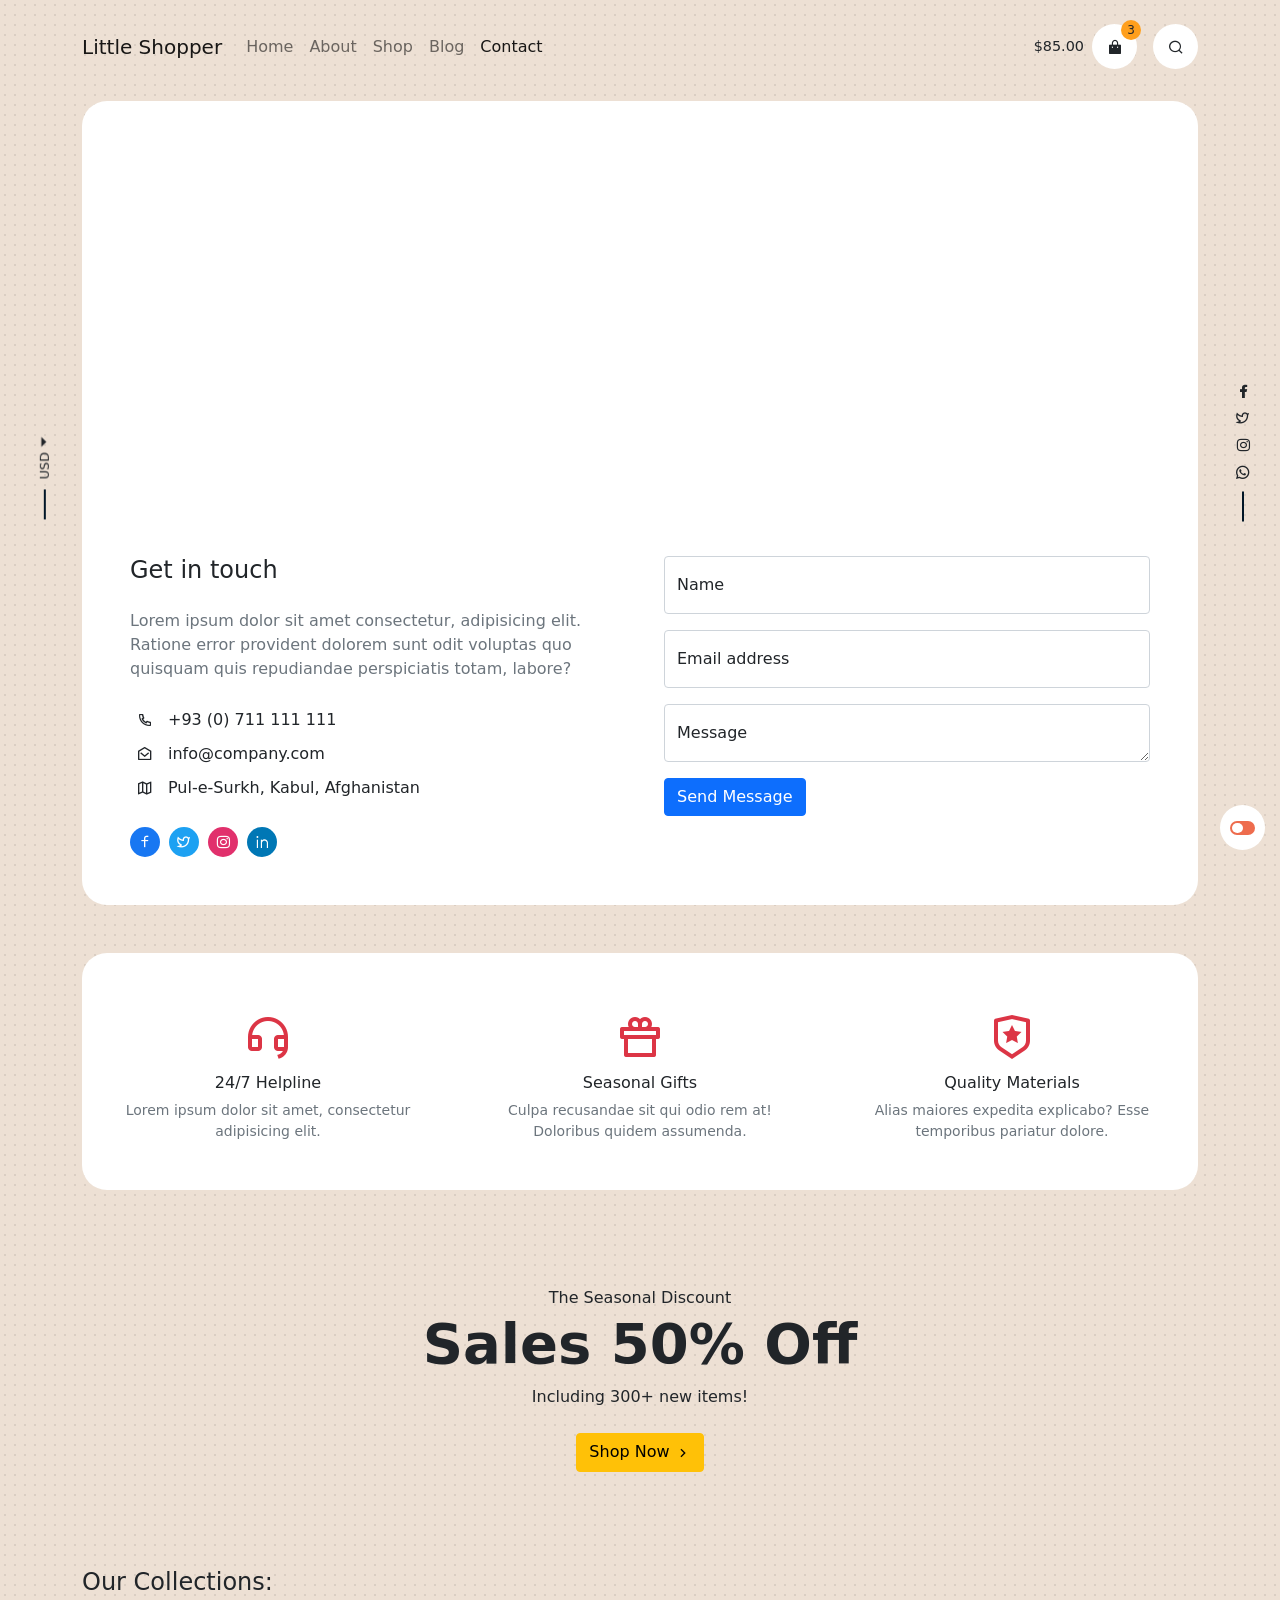
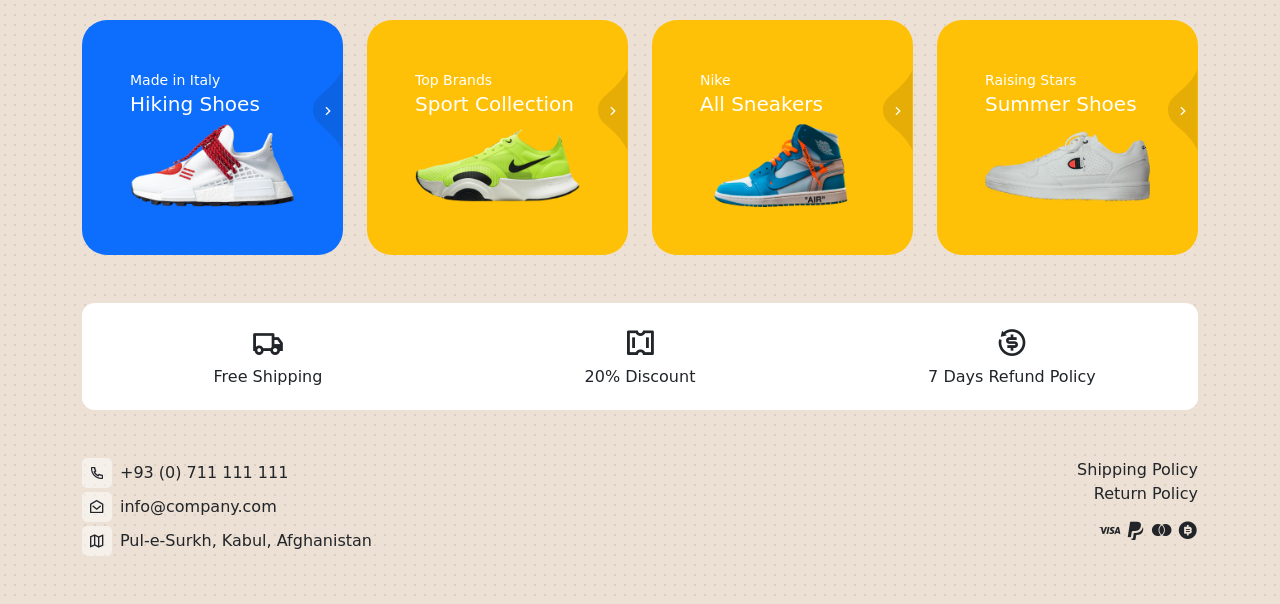
<file: contact.html>
<!doctype html>
<html lang="en">
	<head> 
		<meta charset="utf-8">
		<meta http-equiv="x-ua-compatible" content="ie=edge">
		<title>Little Shopper | HTML5 E-Commerce Template | Contact</title>
		<meta name="description" content="Little shopper is a clean and minimal HTML5 template for e-commerce websites.">
		<meta name="viewport" content="width=device-width, initial-scale=1">

		<!-- Bootstrap -->
		<link rel="stylesheet" href="css/bootstrap.css">

		<!-- Main CSS Files -->
		<link rel="stylesheet" href="css/main.css">

		<!-- Font Icons (RemixIcons) -->
		<link rel="stylesheet" href="fonts/remixicon.css">

		<!-- Parsley -->
		<link rel="stylesheet" href="css/parsley.css">

		<!-- Favicon -->
		<link rel="apple-touch-icon" sizes="57x57" href="img/favicon/apple-icon-57x57.png">
		<link rel="apple-touch-icon" sizes="60x60" href="img/favicon/apple-icon-60x60.png">
		<link rel="apple-touch-icon" sizes="72x72" href="img/favicon/apple-icon-72x72.png">
		<link rel="apple-touch-icon" sizes="76x76" href="img/favicon/apple-icon-76x76.png">
		<link rel="apple-touch-icon" sizes="114x114" href="img/favicon/apple-icon-114x114.png">
		<link rel="apple-touch-icon" sizes="120x120" href="img/favicon/apple-icon-120x120.png">
		<link rel="apple-touch-icon" sizes="144x144" href="img/favicon/apple-icon-144x144.png">
		<link rel="apple-touch-icon" sizes="152x152" href="img/favicon/apple-icon-152x152.png">
		<link rel="apple-touch-icon" sizes="180x180" href="img/favicon/apple-icon-180x180.png">
		<link rel="icon" type="image/png" sizes="192x192"  href="img/favicon/android-icon-192x192.png">
		<link rel="icon" type="image/png" sizes="32x32" href="img/favicon/favicon-32x32.png">
		<link rel="icon" type="image/png" sizes="96x96" href="img/favicon/favicon-96x96.png">
		<link rel="icon" type="image/png" sizes="16x16" href="img/favicon/favicon-16x16.png">
		<link rel="manifest" href="img/favicon/manifest.json">
		<meta name="msapplication-TileColor" content="#ffffff">
		<meta name="msapplication-TileImage" content="img/favicon/ms-icon-144x144.png">
		<meta name="theme-color" content="#ffffff">

		<!-- Facebook OG Tags -->
		<meta property="og:type" content="website">
		<meta property="og:url" content="https://ineedui.com/little-shopper/contact.html">
		<meta property="og:title" content="Little Shopper | HTML5 E-Commerce Template">
		<meta property="og:image" content="https://ineedui.com/little-shopper/img/slider-800x400-1.png">
		<meta property="og:description" content="Little shopper is a clean and minimal HTML5 template for e-commerce websites.">
		<meta property="og:site_name" content="Little Shopper">
		<meta property="og:locale" content="en_US">
		<!-- Next tags are optional but recommended -->
		<meta property="og:image:width" content="800">
		<meta property="og:image:height" content="400">

		<!-- Twitter Card Tags -->
		<meta name="twitter:card" content="summary">
		<meta name="twitter:site" content="@site_account">
		<meta name="twitter:creator" content="@individual_account">
		<meta name="twitter:url" content="https://ineedui.com/little-shopper/contact.html">
		<meta name="twitter:title" content="Little Shopper | HTML5 E-Commerce Template">
		<meta name="twitter:description" content="Little shopper is a clean and minimal HTML5 template for e-commerce websites.">
		<meta name="twitter:image" content="https://ineedui.com/little-shopper/img/slider-800x400-1.png">

	</head>
	<body class="contact">

		<!-- Navbar -->
		<nav class="navbar navbar-expand-lg navbar-light mt-3">
			<div class="container">
				<a class="navbar-brand" href="#">Little Shopper</a>
				<button class="navbar-toggler" type="button" data-bs-toggle="collapse" data-bs-target="#navbarSupportedContent" aria-controls="navbarSupportedContent" aria-expanded="false" aria-label="Toggle navigation">
					<span class="navbar-toggler-icon"></span>
				</button>
				<div class="collapse navbar-collapse" id="navbarSupportedContent">
					<ul class="navbar-nav me-auto mb-2 mb-lg-0">
						<li class="nav-item">
							<a class="nav-link" href="index.html">Home</a>
						</li>
						<li class="nav-item">
							<a class="nav-link" href="about.html">About</a>
						</li>
						<li class="nav-item">
							<a class="nav-link" href="shop.html">Shop</a>
						</li>
						<li class="nav-item">
							<a class="nav-link" href="blog.html">Blog</a>
						</li>
						<li class="nav-item">
							<a class="nav-link active"  aria-current="page" href="contact.html">Contact</a>
						</li>
					</ul>
					<!-- Currency Toggler For Mobile -->
					<div class="d-lg-none">
						<div data-bs-toggle="collapse" data-bs-target="#mobile_currency_toggle" aria-expanded="false" aria-controls="mobile_currency_toggle" role="button">
							USD <i class="ri-arrow-down-s-fill ri-middle"></i>
						</div>
						<div class="collapse" id="mobile_currency_toggle">
							<div class="card card-body">
								<ul class="list-unstyled mb-0">
									<li><a class="link-dark text-decoration-none" href="#">USD</a></li>
									<li><a class="link-dark text-decoration-none" href="#">CAD</a></li>
									<li><a class="link-dark text-decoration-none" href="#">AUD</a></li>
								</ul>
							</div>
						</div>
					</div>
					<!-- End Currency Toggler For Mobile -->

					<!-- Cart Button -->
					<div class="nav-cart me-lg-3 mt-3 mt-lg-0" data-bs-toggle="modal" data-bs-target="#cart_modal">
						<div class="cart-icon order-lg-2 me-2 me-lg-0">
							<i class="ri-shopping-bag-fill"></i>
							<div class="item-badge">3</div>
						</div>
						<div class="cart-amount order-lg-1 me-lg-2">$85.00</div>
					</div>
					<!-- End Cart Button -->

					<!-- Search Button -->
					<div class="nav-search mt-3 mt-lg-0" data-bs-toggle="modal" data-bs-target="#search_modal">
						<i class="ri-search-line"></i>
					</div>
					<!-- End Search Button -->
				</div>
			</div>
		</nav>
		<!-- End Navbar -->

		<main>

			<!-- Contact Section -->
			<section class="top mt-4">
				<div class="container">
					<div class="row">
						<div class="col-md-12">
							<div class="bg-white rounded-lg overflow-hidden">
								<!-- Google Map -->
								<iframe src="https://www.google.com/maps/embed?pb=!1m14!1m12!1m3!1d20507.131773382636!2d-115.15977828351272!3d36.170639572412696!2m3!1f0!2f0!3f0!3m2!1i1024!2i768!4f13.1!5e0!3m2!1sen!2s!4v1624690691562!5m2!1sen!2s" width="100%" height="400" style="border:0;" allowfullscreen="" loading="lazy"></iframe>
								<!-- End Google Map -->
								<div class="p-3 p-md-5">
									<div class="row gx-lg-5">
										<div class="col-md-6">
											<h3 class="h4 text-color-auto pb-3">Get in touch</h3>
											<p class="text-muted fw-light">Lorem ipsum dolor sit amet consectetur, adipisicing elit. Ratione error provident dolorem sunt odit voluptas quo quisquam quis repudiandae perspiciatis totam, labore?</p>
											<div class="d-flex align-items-center mt-4">
												<div class="icon-wrapper me-2">
													<i class="ri-phone-line"></i>
												</div>
												<a href="tel:+93-711-111-111" class="text-color-auto text-decoration-none" rel="nofollow">+93 (0) 711 111 111</a>
											</div>
											<div class="mt-1 d-flex align-items-center">
												<div class="icon-wrapper me-2">
													<i class="ri-mail-open-line"></i>
												</div>
												<a href="mailto:info@company.com" class="text-color-auto text-decoration-none" rel="nofollow">info@company.com</a>
											</div>
											<div class="mt-1 d-flex align-items-center">
												<div class="icon-wrapper me-2">
													<i class="ri-map-2-line"></i>
												</div>
												<address class="d-inline-block mb-0 text-color-auto">Pul-e-Surkh, Kabul, Afghanistan</address>
											</div>
											<div class="social-share-circle mt-4">
												<a href="#" class="facebook me-1"><i class="ri-facebook-line"></i></a>
												<a href="#" class="twitter me-1"><i class="ri-twitter-line"></i></a>
												<a href="#" class="insta me-1"><i class="ri-instagram-line"></i></a>
												<a href="#" class="linkedin me-1"><i class="ri-linkedin-line"></i></a>
											</div>
										</div>
										<div class="col-md-6 mt-3 mt-md-0">
											<form action="form.php" data-parsley-validate method="post">
												<div class="form-floating mb-3">
													<input type="text" class="form-control" id="f_name" placeholder="Name" required data-parsley-maxlength="50" name="name">
													<label for="f_name">Name</label>
												</div>
												<div class="form-floating mb-3">
													<input type="email" class="form-control" id="f_email" placeholder="name@example.com" required name="email">
													<label for="f_email">Email address</label>
												</div>
												<div class="form-floating mb-3">
													<textarea class="form-control" placeholder="Message" id="f_message" required name="message"></textarea>
													<label for="f_message">Message</label>
												</div>
												<button type="submit" name="submit" class="btn btn-primary">Send Message</button>
											</form>
										</div>
									</div>
								</div>
							</div>
						</div>
					</div>
				</div>
			</section>
			<!-- End Contact Section -->

			<!-- Features Section -->
			<section class="features mt-5">
				<div class="container">
					<div class="row gx-lg-5 text-center bg-white mx-0 py-5 rounded-lg">
						<div class="col-md-4 mt-3 mt-md-0">
							<i class="ri-customer-service-line ri-3x text-danger"></i>
							<h4 class="fs-6 fw-normal">24/7 Helpline</h4>
							<div class="small text-muted">Lorem ipsum dolor sit amet, consectetur adipisicing elit.</div>
						</div>
						<div class="col-md-4 mt-3 mt-md-0">
							<i class="ri-gift-2-line ri-3x text-danger"></i>
							<h4 class="fs-6 fw-normal">Seasonal Gifts</h4>
							<div class="small text-muted">Culpa recusandae sit qui odio rem at! Doloribus quidem assumenda.</div>
						</div>
						<div class="col-md-4 mt-3 mt-md-0">
							<i class="ri-shield-star-line ri-3x text-danger"></i>
							<h4 class="fs-6 fw-normal">Quality Materials</h4>
							<div class="small text-muted">Alias maiores expedita explicabo? Esse temporibus pariatur dolore.</div>
						</div>
					</div>
				</div>
			</section>
			<!-- End Features Section -->

			<!-- Discount CTA Section  -->
			<section class="discount mt-5">
				<div class="container">
					<div class="row">
						<div class="col">
							<div class="text-color-auto text-center">
								<div class="mt-5">The Seasonal Discount</div>
								<h2 class="display-4 fw-bold">Sales 50% Off</h2>
								<div>Including 300+ new items!</div>
								<a href="#" class="mt-4 mb-5 btn btn-warning">Shop Now <i class="ri-arrow-right-s-line ri-middle"></i></a>
							</div>
						</div>
					</div>
				</div>
			</section>
			<!-- End Discount CTA Section  -->

			<!-- Categories Section -->
			<section class="categories mt-5">
				<div class="container">
					<div class="row mb-3">
						<div class="col">
							<h3 class="h4 text-color-auto">Our Collections:</h3>
						</div>
					</div>
					<div class="row">
						<div class="col-md-6 col-lg-3">
							<a href="collection.html" class="text-decoration-none">
								<div class="bg-primary link-badge-wrapper p-5 rounded-lg text-white position-relative">
									<span class="small">Made in Italy</span>
									<div class="h5">Hiking Shoes</div>
									<img src="img/category-800x400-1.png" alt="Collection Title" class="img-fluid" />
									<span class="link-badge">
										<i class="ri-arrow-right-s-line"></i>
									</span>
								</div>
							</a>
						</div>
						<div class="col-md-6 col-lg-3 mt-3 mt-md-0">
							<a href="collection.html" class="text-decoration-none">
								<div class="bg-warning link-badge-wrapper p-5 text-white rounded-lg position-relative">
									<span class="small">Top Brands</span>
									<div class="h5">Sport Collection</div>
									<img src="img/category-800x400-2.png" alt="Collection Title" class="img-fluid" />
									<span class="link-badge">
										<i class="ri-arrow-right-s-line"></i>
									</span>
								</div>
							</a>
						</div>
						<div class="col-md-6 col-lg-3 mt-3 mt-lg-0">
							<a href="collection.html" class="text-decoration-none">
								<div class="bg-warning link-badge-wrapper p-5 text-white rounded-lg position-relative">
									<span class="small">Nike</span>
									<div class="h5">All Sneakers</div>
									<img src="img/category-800x400-3.png" alt="Collection Title" class="img-fluid" />
									<span class="link-badge">
										<i class="ri-arrow-right-s-line"></i>
									</span>
								</div>
							</a>
						</div>
						<div class="col-md-6 col-lg-3 mt-3 mt-lg-0">
							<a href="collection.html" class="text-decoration-none">
								<div class="bg-warning link-badge-wrapper p-5 text-white rounded-lg position-relative">
									<span class="small">Raising Stars</span>
									<div class="h5">Summer Shoes</div>
									<img src="img/category-800x400-4.png" alt="Collection Title" class="img-fluid" />
									<span class="link-badge">
										<i class="ri-arrow-right-s-line"></i>
									</span>
								</div>
							</a>
						</div>
					</div>
				</div>
			</section>
			<!-- End Categories Section -->

			<!-- Features Section -->
			<section class="features mt-5">
				<div class="container">
					<div class="row text-center bg-white mx-0 py-3 rounded-md">
						<div class="col-md-4">
							<i class="ri-truck-line ri-2x"></i>
							<h4 class="fs-6 fw-normal">Free Shipping</h4>
						</div>
						<div class="col-md-4">
							<i class="ri-coupon-4-line ri-2x"></i>
							<h4 class="fs-6 fw-normal">20% Discount</h4>
						</div>
						<div class="col-md-4">
							<i class="ri-refund-2-line ri-2x"></i>
							<h4 class="fs-6 fw-normal">7 Days Refund Policy</h4>
						</div>
					</div>
				</div>
			</section>
			<!-- End Features Section -->
		</main>

		<!-- Footer -->
		<footer class="mt-5 mb-lg-5">
			<div class="container">
				<div class="row">
					<div class="col-md-6">
						<div class="d-flex align-items-center">
							<div class="icon-wrapper me-2">
								<i class="ri-phone-line"></i>
							</div>
							<a href="tel:+93-711-111-111" class="text-color-auto text-decoration-none" rel="nofollow">+93 (0) 711 111 111</a>
						</div>
						<div class="mt-1 d-flex align-items-center">
							<div class="icon-wrapper me-2">
								<i class="ri-mail-open-line"></i>
							</div>
							<a href="mailto:info@company.com" class="text-color-auto text-decoration-none" rel="nofollow">info@company.com</a>
						</div>
						<div class="mt-1 d-flex align-items-center">
							<div class="icon-wrapper me-2">
								<i class="ri-map-2-line"></i>
							</div>
							<address class="d-inline-block mb-0 text-color-auto">Pul-e-Surkh, Kabul, Afghanistan</address>
						</div>
					</div>
					<div class="col-md-6 text-md-end mt-3 mt-lg-0">
						<ul class="list-unstyled">
							<li><a href="#" class="text-color-auto text-decoration-none">Shipping Policy</a></li>
							<li><a href="#" class="text-color-auto text-decoration-none">Return Policy</a></li>
						</ul>
						<div class="text-color-auto">
							<i class="ri-visa-line ri-lg"></i>
							<i class="ri-paypal-fill ri-lg"></i>
							<i class="ri-mastercard-fill ri-lg"></i>
							<i class="ri-bit-coin-fill ri-lg"></i>
						</div>
					</div>
				</div>
			</div>
		</footer>
		<!-- End Footer -->

		<!-- Currency Toggler -->
		<div class="dropend d-none d-lg-block">
			<div id="currency_toggle" class="dropdown-toggle currency-toggle" data-bs-toggle="dropdown" aria-expanded="false" role="button">
			  USD
			</div>
			<ul class="dropdown-menu" aria-labelledby="currency_toggle">
				<li><a class="dropdown-item" href="#">USD</a></li>
				<li><a class="dropdown-item" href="#">CAD</a></li>
				<li><a class="dropdown-item" href="#">AUD</a></li>
			</ul>
		</div>
		<!-- End Currency Toggler -->

		<!-- Dark Mode Toggler -->
		<div class="dark-mode-toggle">
			<input class="toggler toggler-light" id="dm_toggle" type="checkbox"/>
			<label class="toggler-btn" for="dm_toggle"></label>
		</div>
		<!-- End Dark Mode Toggler -->

		<!-- Social Media Links -->
		<div class="social-media text-center my-3 my-lg-0">
			<a href="#" target="_blank" rel="noopener" class="text-decoration-none text-color-auto"><i class="ri-facebook-fill"></i></a>
			<a href="#" target="_blank" rel="noopener" class="text-decoration-none text-color-auto"><i class="ri-twitter-line"></i></a>
			<a href="#" target="_blank" rel="noopener" class="text-decoration-none text-color-auto"><i class="ri-instagram-line"></i></a>
			<a href="#" target="_blank" rel="noopener" class="text-decoration-none text-color-auto"><i class="ri-whatsapp-line"></i></a>
		</div>
		<!-- End Social Media Links -->

		<!-- Search Modal -->
		<div class="modal fade search-modal" id="search_modal" tabindex="-1" aria-labelledby="search_label" aria-hidden="true">
			<div class="modal-dialog modal-xl">
				<div class="modal-content border-0 rounded-lg pt-4">
					<div class="modal-body p-3 p-lg-5">
						<button type="button" class="btn-close" data-bs-dismiss="modal" aria-label="Close"></button>
						<div class="row justify-content-center">
							<div class="col-md-7 mt-4 text-center">
								<form action="#" method="post">
									<label for="search_input" id="search_label" class="visually-hidden">Search</label>
									<input type="search" class="form-control text-center border-0 border-bottom" id="search_input" placeholder="What are you looking for?" required />
								</form>
							</div>
						</div>
						<div class="row justify-content-center text-center">
							<div class="col-md-8">
								<div class="mt-3 mt-lg-5">Popular Searches:</div>
								<div class="mt-2">
									<a href="#" class="tag-outline">Nike</a>
									<a href="#" class="tag-outline">Running Shoes</a>
									<a href="#" class="tag-outline">Sneakers</a>
									<a href="#" class="tag-outline">2022</a>
									<a href="#" class="tag-outline">Boots</a>
								</div>
							</div>
						</div>
						<div class="row mt-2 mt-lg-4">
							<div class="col-md-4">
								<a href="#" class="text-decoration-none">
									<div class="link-badge-wrapper bg-warning p-4 rounded-lg text-white position-relative">
										<span class="small">Made in Italy</span>
										<div class="h5">Hiking Shoes</div>
										<img src="img/slider-800x400-1.png" alt="Hiking Shoes" class="img-fluid" />
										<span class="link-badge">
											<i class="ri-arrow-right-s-line"></i>
										</span>
									</div>
								</a>
							</div>
							<div class="col-md-4 mt-3 mt-md-0">
								<a href="#" class="text-decoration-none">
									<div class="link-badge-wrapper bg-danger p-4 rounded-lg text-white position-relative">
										<span class="small">For sporters</span>
										<div class="h5">Running Shoes</div>
										<img src="img/slider-800x400-2.png" alt="Hiking Shoes" class="img-fluid" />
										<span class="link-badge">
											<i class="ri-arrow-right-s-line"></i>
										</span>
									</div>
								</a>
							</div>
							<div class="col-md-4 mt-3 mt-md-0">
								<a href="#" class="text-decoration-none">
									<div class="link-badge-wrapper bg-success p-4 rounded-lg text-white position-relative">
										<span class="small">Feel comfort</span>
										<div class="h5">Sneakers</div>
										<img src="img/slider-800x400-3.png" alt="Hiking Shoes" class="img-fluid" />
										<span class="link-badge">
											<i class="ri-arrow-right-s-line"></i>
										</span>
									</div>
								</a>
							</div>
						</div>
					</div>
				</div>
			</div>
		</div>
		<!-- End Search Modal -->

		<!-- Cart Modal -->
		<div class="modal fade cart-modal" id="cart_modal" tabindex="-1" aria-labelledby="cart_label" aria-hidden="true">
			<div class="modal-dialog modal-sm">
				<div class="modal-content border-0 rounded-lg">
					<div class="modal-header">
						<h5 class="modal-title" id="cart_label">Your Cart</h5>
						<span class="small text-muted ms-2">(3 Items)</span>
						<button type="button" class="btn-close" data-bs-dismiss="modal" aria-label="Close"></button>
					</div>
					<div class="modal-body">
						<!-- Cart Item -->
						<div class="row cart-item">
							<div class="col-3">
								<div class="product-thumb-wrapper">
									<img src="img/shoe-800x800-1.png" alt="Super Sport Shoes" class="img-fluid" />
								</div>
							</div>
							<div class="col-9 position-relative pe-4">
								<div>Fomex Men's Lace Up Shoes</div>
								<div class="text-muted small">1 x $80</div>
								<div class="close bg-secondary">
									<i class="ri-close-line"></i>
								</div>
							</div>
						</div>
						<!-- End Cart Item -->

						<!-- Cart Item -->
						<div class="row cart-item mt-3">
							<div class="col-3">
								<div class="product-thumb-wrapper">
									<img src="img/shoe-800x800-2.png" alt="Super Sport Shoes" class="img-fluid" />
								</div>
							</div>
							<div class="col-9 position-relative pe-4">
								<div>Nike Sports Running Shoes</div>
								<div class="text-muted small">2 x $120</div>
								<div class="close bg-secondary">
									<i class="ri-close-line"></i>
								</div>
							</div>
						</div>
						<!-- End Cart Item -->

						<!-- Cart Item -->
						<div class="row cart-item mt-3">
							<div class="col-3">
								<div class="product-thumb-wrapper">
									<img src="img/shoe-800x800-3.png" alt="Super Sport Shoes" class="img-fluid" />
								</div>
							</div>
							<div class="col-9 position-relative pe-4">
								<div>Nike Sports Running Shoes</div>
								<div class="text-muted small">1 x $100</div>
								<div class="close bg-secondary">
									<i class="ri-close-line"></i>
								</div>
							</div>
						</div>
						<!-- End Cart Item -->
					</div>
					<div class="modal-footer">
						<button type="button" class="btn btn-dark rounded-pill flex-grow-1">View Cart <i class="ri-eye-line ri-middle ps-1"></i></button>
						<button type="button" class="btn btn-danger rounded-pill flex-grow-1">Checkout <i class="ri-check-double-line ri-middle ps-1"></i></button>
					</div>
				</div>
			</div>
		</div>
		<!-- End Cart Modal -->

		<!-- JQuery -->
		<script src="js/jquery-3.4.1.min.js"></script>

		<!-- Bootstrap JS -->
		<script src="js/bootstrap.bundle.min.js"></script>

		<!-- Parsley (JavaScript Form Validation) -->
		<script src="js/parsley.min.js"></script>
		
		<!-- Main JS File -->
		<script src="js/main.js"></script>
	</body>
</html>
</file>
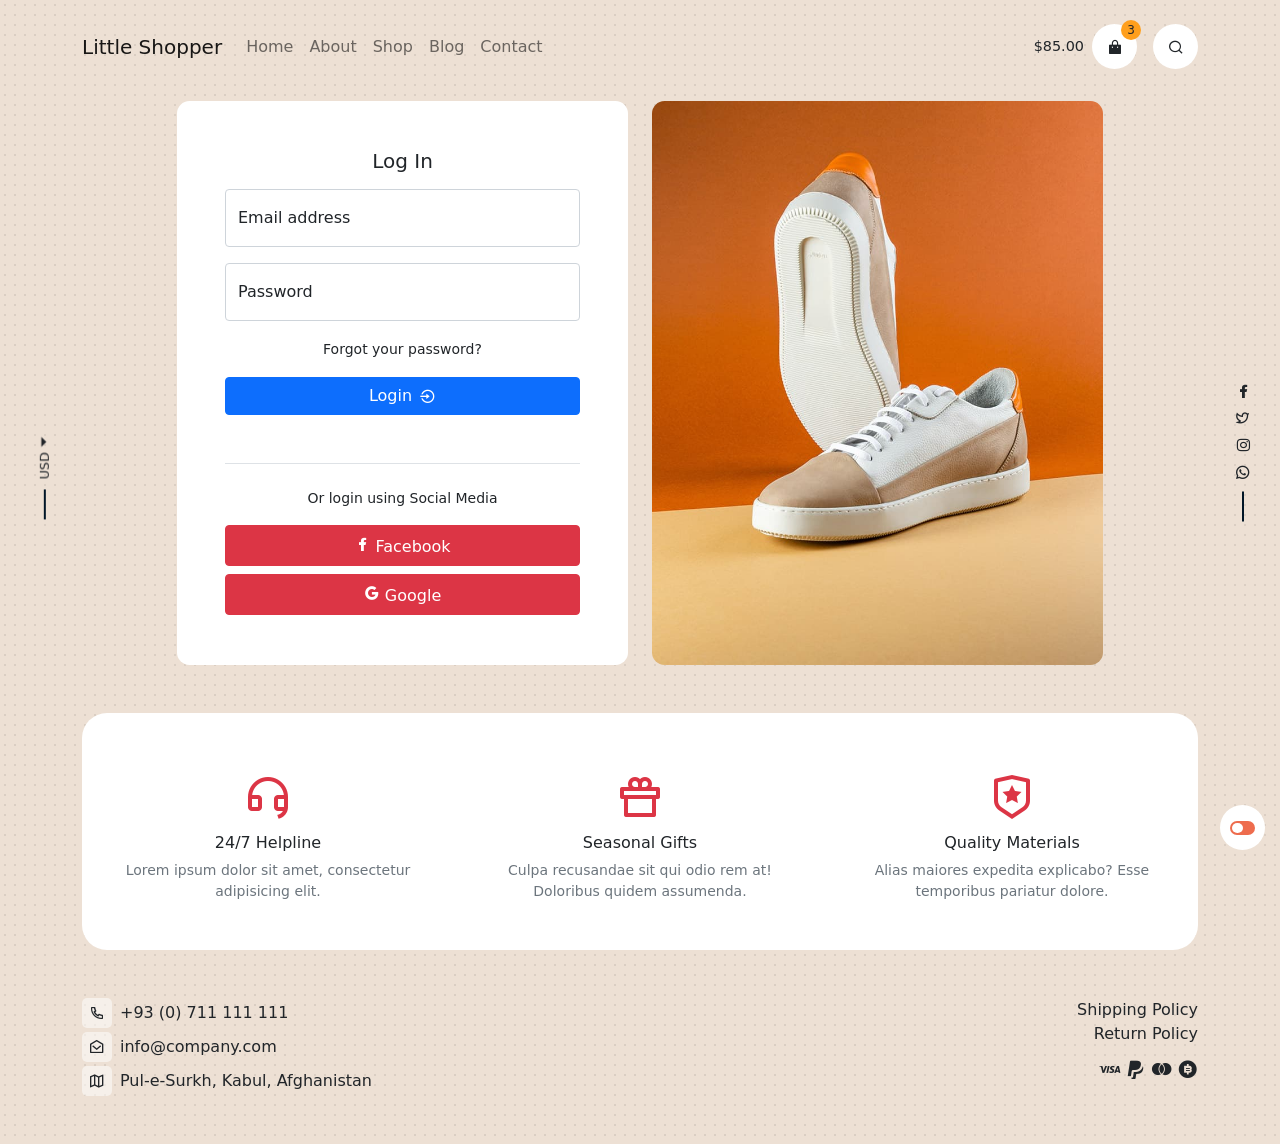
<file: login.html>
<!doctype html>
<html lang="en">
	<head>
		<meta charset="utf-8">
		<meta http-equiv="x-ua-compatible" content="ie=edge">
		<title>Little Shopper | HTML5 E-Commerce Template | Login</title>
		<meta name="description" content="Little shopper is a clean and minimal HTML5 template for e-commerce websites.">
		<meta name="viewport" content="width=device-width, initial-scale=1">

		<!-- Bootstrap -->
		<link rel="stylesheet" href="css/bootstrap.css">

		<!-- Main CSS Files -->
		<link rel="stylesheet" href="css/main.css">

		<!-- Font Icons (RemixIcons) -->
		<link rel="stylesheet" href="fonts/remixicon.css">

		<!-- Favicon -->
		<link rel="apple-touch-icon" sizes="57x57" href="img/favicon/apple-icon-57x57.png">
		<link rel="apple-touch-icon" sizes="60x60" href="img/favicon/apple-icon-60x60.png">
		<link rel="apple-touch-icon" sizes="72x72" href="img/favicon/apple-icon-72x72.png">
		<link rel="apple-touch-icon" sizes="76x76" href="img/favicon/apple-icon-76x76.png">
		<link rel="apple-touch-icon" sizes="114x114" href="img/favicon/apple-icon-114x114.png">
		<link rel="apple-touch-icon" sizes="120x120" href="img/favicon/apple-icon-120x120.png">
		<link rel="apple-touch-icon" sizes="144x144" href="img/favicon/apple-icon-144x144.png">
		<link rel="apple-touch-icon" sizes="152x152" href="img/favicon/apple-icon-152x152.png">
		<link rel="apple-touch-icon" sizes="180x180" href="img/favicon/apple-icon-180x180.png">
		<link rel="icon" type="image/png" sizes="192x192"  href="img/favicon/android-icon-192x192.png">
		<link rel="icon" type="image/png" sizes="32x32" href="img/favicon/favicon-32x32.png">
		<link rel="icon" type="image/png" sizes="96x96" href="img/favicon/favicon-96x96.png">
		<link rel="icon" type="image/png" sizes="16x16" href="img/favicon/favicon-16x16.png">
		<link rel="manifest" href="img/favicon/manifest.json">
		<meta name="msapplication-TileColor" content="#ffffff">
		<meta name="msapplication-TileImage" content="img/favicon/ms-icon-144x144.png">
		<meta name="theme-color" content="#ffffff">

		<!-- Facebook OG Tags -->
		<meta property="og:type" content="website">
		<meta property="og:url" content="https://ineedui.com/little-shopper/login.html">
		<meta property="og:title" content="Little Shopper | HTML5 E-Commerce Template">
		<meta property="og:image" content="https://ineedui.com/little-shopper/img/slider-800x400-1.png">
		<meta property="og:description" content="Little shopper is a clean and minimal HTML5 template for e-commerce websites.">
		<meta property="og:site_name" content="Little Shopper">
		<meta property="og:locale" content="en_US">
		<!-- Next tags are optional but recommended -->
		<meta property="og:image:width" content="800">
		<meta property="og:image:height" content="400">

		<!-- Twitter Card Tags -->
		<meta name="twitter:card" content="summary">
		<meta name="twitter:site" content="@site_account">
		<meta name="twitter:creator" content="@individual_account">
		<meta name="twitter:url" content="https://ineedui.com/little-shopper/login.html">
		<meta name="twitter:title" content="Little Shopper | HTML5 E-Commerce Template">
		<meta name="twitter:description" content="Little shopper is a clean and minimal HTML5 template for e-commerce websites.">
		<meta name="twitter:image" content="https://ineedui.com/little-shopper/img/slider-800x400-1.png">

	</head>
	<body class="login">

		<!-- Navbar -->
		<nav class="navbar navbar-expand-lg navbar-light mt-3">
			<div class="container">
				<a class="navbar-brand" href="#">Little Shopper</a>
				<button class="navbar-toggler" type="button" data-bs-toggle="collapse" data-bs-target="#navbarSupportedContent" aria-controls="navbarSupportedContent" aria-expanded="false" aria-label="Toggle navigation">
					<span class="navbar-toggler-icon"></span>
				</button>
				<div class="collapse navbar-collapse" id="navbarSupportedContent">
					<ul class="navbar-nav me-auto mb-2 mb-lg-0">
						<li class="nav-item">
							<a class="nav-link" href="index.html">Home</a>
						</li>
						<li class="nav-item">
							<a class="nav-link" href="about.html">About</a>
						</li>
						<li class="nav-item">
							<a class="nav-link" href="shop.html">Shop</a>
						</li>
						<li class="nav-item">
							<a class="nav-link" href="blog.html">Blog</a>
						</li>
						<li class="nav-item">
							<a class="nav-link" href="contact.html">Contact</a>
						</li>
					</ul>
					<!-- Currency Toggler For Mobile -->
					<div class="d-lg-none">
						<div data-bs-toggle="collapse" data-bs-target="#mobile_currency_toggle" aria-expanded="false" aria-controls="mobile_currency_toggle" role="button">
							USD <i class="ri-arrow-down-s-fill ri-middle"></i>
						</div>
						<div class="collapse" id="mobile_currency_toggle">
							<div class="card card-body">
								<ul class="list-unstyled mb-0">
									<li><a class="link-dark text-decoration-none" href="#">USD</a></li>
									<li><a class="link-dark text-decoration-none" href="#">CAD</a></li>
									<li><a class="link-dark text-decoration-none" href="#">AUD</a></li>
								</ul>
							</div>
						</div>
					</div>
					<!-- End Currency Toggler For Mobile -->

					<!-- Cart Button -->
					<div class="nav-cart me-lg-3 mt-3 mt-lg-0" data-bs-toggle="modal" data-bs-target="#cart_modal">
						<div class="cart-icon order-lg-2 me-2 me-lg-0">
							<i class="ri-shopping-bag-fill"></i>
							<div class="item-badge">3</div>
						</div>
						<div class="cart-amount order-lg-1 me-lg-2">$85.00</div>
					</div>
					<!-- End Cart Button -->

					<!-- Search Button -->
					<div class="nav-search mt-3 mt-lg-0" data-bs-toggle="modal" data-bs-target="#search_modal">
						<i class="ri-search-line"></i>
					</div>
					<!-- End Search Button -->
				</div>
			</div>
		</nav>
		<!-- End Navbar -->

		<main>

			<!-- Contact Section -->
			<section class="top mt-4">
				<div class="container">
					<div class="row justify-content-center">
						<div class="col-lg-5">
							<div class="bg-white p-3 p-md-5 rounded-md h-100">
								<form action="#" method="post">
									<h1 class="h5 text-center text-capitalize mb-3">Log in</h1>
									<div class="form-floating mb-3">
										<input type="email" class="form-control" id="email" placeholder="name@example.com" required>
										<label for="email">Email address</label>
									</div>
									<div class="form-floating">
										<input type="password" class="form-control" id="password" placeholder="Password" required>
										<label for="password">Password</label>
									</div>
									<div class="text-center my-3">
										<a href="#" class="text-decoration-none link-dark small">Forgot your password?</a>
									</div>
									<div class="form-group d-grid gap-2">
										<button type="submit" class="btn btn-primary d-flex align-items-center justify-content-center">Login <i class="ri-login-circle-line ms-2"></i></button>
									</div>
									<div class="text-center mt-5 border-top mb-3 pt-4">
										<div class="small">Or login using Social Media</div>
									</div>
									<div class="form-group d-grid gap-2">
										<a href="#" class="btn btn-danger"><i class="ri-facebook-fill"></i> Facebook</a>
										<a href="#" class="btn btn-danger"><i class="ri-google-fill"></i> Google</a>
									</div>
								</form>
							</div>
						</div>
						<div class="col-lg-5 mt-3 mt-lg-0">
							<img src="img/login-800x1000.jpg" alt="Login" class="img-fluid min-w-100 rounded-md" />
						</div>
					</div>
				</div>
			</section>
			<!-- End Contact Section -->

			<!-- Features Section -->
			<section class="features mt-5">
				<div class="container">
					<div class="row gx-lg-5 text-center bg-white mx-0 py-5 rounded-lg">
						<div class="col-md-4 mt-3 mt-md-0">
							<i class="ri-customer-service-line ri-3x text-danger"></i>
							<h4 class="fs-6 fw-normal">24/7 Helpline</h4>
							<div class="small text-muted">Lorem ipsum dolor sit amet, consectetur adipisicing elit.</div>
						</div>
						<div class="col-md-4 mt-3 mt-md-0">
							<i class="ri-gift-2-line ri-3x text-danger"></i>
							<h4 class="fs-6 fw-normal">Seasonal Gifts</h4>
							<div class="small text-muted">Culpa recusandae sit qui odio rem at! Doloribus quidem assumenda.</div>
						</div>
						<div class="col-md-4 mt-3 mt-md-0">
							<i class="ri-shield-star-line ri-3x text-danger"></i>
							<h4 class="fs-6 fw-normal">Quality Materials</h4>
							<div class="small text-muted">Alias maiores expedita explicabo? Esse temporibus pariatur dolore.</div>
						</div>
					</div>
				</div>
			</section>
			<!-- End Features Section -->

		</main>

		<!-- Footer -->
		<footer class="mt-5 mb-lg-5">
			<div class="container">
				<div class="row">
					<div class="col-md-6">
						<div class="d-flex align-items-center">
							<div class="icon-wrapper me-2">
								<i class="ri-phone-line"></i>
							</div>
							<a href="tel:+93-711-111-111" class="text-color-auto text-decoration-none" rel="nofollow">+93 (0) 711 111 111</a>
						</div>
						<div class="mt-1 d-flex align-items-center">
							<div class="icon-wrapper me-2">
								<i class="ri-mail-open-line"></i>
							</div>
							<a href="mailto:info@company.com" class="text-color-auto text-decoration-none" rel="nofollow">info@company.com</a>
						</div>
						<div class="mt-1 d-flex align-items-center">
							<div class="icon-wrapper me-2">
								<i class="ri-map-2-line"></i>
							</div>
							<address class="d-inline-block mb-0 text-color-auto">Pul-e-Surkh, Kabul, Afghanistan</address>
						</div>
					</div>
					<div class="col-md-6 text-md-end mt-3 mt-lg-0">
						<ul class="list-unstyled">
							<li><a href="#" class="text-color-auto text-decoration-none">Shipping Policy</a></li>
							<li><a href="#" class="text-color-auto text-decoration-none">Return Policy</a></li>
						</ul>
						<div class="text-color-auto">
							<i class="ri-visa-line ri-lg"></i>
							<i class="ri-paypal-fill ri-lg"></i>
							<i class="ri-mastercard-fill ri-lg"></i>
							<i class="ri-bit-coin-fill ri-lg"></i>
						</div>
					</div>
				</div>
			</div>
		</footer>
		<!-- End Footer -->

		<!-- Currency Toggler -->
		<div class="dropend d-none d-lg-block">
			<div id="currency_toggle" class="dropdown-toggle currency-toggle" data-bs-toggle="dropdown" aria-expanded="false" role="button">
			  USD
			</div>
			<ul class="dropdown-menu" aria-labelledby="currency_toggle">
				<li><a class="dropdown-item" href="#">USD</a></li>
				<li><a class="dropdown-item" href="#">CAD</a></li>
				<li><a class="dropdown-item" href="#">AUD</a></li>
			</ul>
		</div>
		<!-- End Currency Toggler -->

		<!-- Dark Mode Toggler -->
		<div class="dark-mode-toggle">
			<input class="toggler toggler-light" id="dm_toggle" type="checkbox"/>
			<label class="toggler-btn" for="dm_toggle"></label>
		</div>
		<!-- End Dark Mode Toggler -->

		<!-- Social Media Links -->
		<div class="social-media text-center my-3 my-lg-0">
			<a href="#" target="_blank" rel="noopener" class="text-decoration-none text-color-auto"><i class="ri-facebook-fill"></i></a>
			<a href="#" target="_blank" rel="noopener" class="text-decoration-none text-color-auto"><i class="ri-twitter-line"></i></a>
			<a href="#" target="_blank" rel="noopener" class="text-decoration-none text-color-auto"><i class="ri-instagram-line"></i></a>
			<a href="#" target="_blank" rel="noopener" class="text-decoration-none text-color-auto"><i class="ri-whatsapp-line"></i></a>
		</div>
		<!-- End Social Media Links -->

		<!-- Search Modal -->
		<div class="modal fade search-modal" id="search_modal" tabindex="-1" aria-labelledby="search_label" aria-hidden="true">
			<div class="modal-dialog modal-xl">
				<div class="modal-content border-0 rounded-lg pt-4">
					<div class="modal-body p-3 p-lg-5">
						<button type="button" class="btn-close" data-bs-dismiss="modal" aria-label="Close"></button>
						<div class="row justify-content-center">
							<div class="col-md-7 mt-4 text-center">
								<form action="#" method="post">
									<label for="search_input" id="search_label" class="visually-hidden">Search</label>
									<input type="search" class="form-control text-center border-0 border-bottom" id="search_input" placeholder="What are you looking for?" required />
								</form>
							</div>
						</div>
						<div class="row justify-content-center text-center">
							<div class="col-md-8">
								<div class="mt-3 mt-lg-5">Popular Searches:</div>
								<div class="mt-2">
									<a href="#" class="tag-outline">Nike</a>
									<a href="#" class="tag-outline">Running Shoes</a>
									<a href="#" class="tag-outline">Sneakers</a>
									<a href="#" class="tag-outline">2022</a>
									<a href="#" class="tag-outline">Boots</a>
								</div>
							</div>
						</div>
						<div class="row mt-2 mt-lg-4">
							<div class="col-md-4">
								<a href="#" class="text-decoration-none">
									<div class="link-badge-wrapper bg-warning p-4 rounded-lg text-white position-relative">
										<span class="small">Made in Italy</span>
										<div class="h5">Hiking Shoes</div>
										<img src="img/slider-800x400-1.png" alt="Hiking Shoes" class="img-fluid" />
										<span class="link-badge">
											<i class="ri-arrow-right-s-line"></i>
										</span>
									</div>
								</a>
							</div>
							<div class="col-md-4 mt-3 mt-md-0">
								<a href="#" class="text-decoration-none">
									<div class="link-badge-wrapper bg-danger p-4 rounded-lg text-white position-relative">
										<span class="small">For sporters</span>
										<div class="h5">Running Shoes</div>
										<img src="img/slider-800x400-2.png" alt="Hiking Shoes" class="img-fluid" />
										<span class="link-badge">
											<i class="ri-arrow-right-s-line"></i>
										</span>
									</div>
								</a>
							</div>
							<div class="col-md-4 mt-3 mt-md-0">
								<a href="#" class="text-decoration-none">
									<div class="link-badge-wrapper bg-success p-4 rounded-lg text-white position-relative">
										<span class="small">Feel comfort</span>
										<div class="h5">Sneakers</div>
										<img src="img/slider-800x400-3.png" alt="Hiking Shoes" class="img-fluid" />
										<span class="link-badge">
											<i class="ri-arrow-right-s-line"></i>
										</span>
									</div>
								</a>
							</div>
						</div>
					</div>
				</div>
			</div>
		</div>
		<!-- End Search Modal -->

		<!-- Cart Modal -->
		<div class="modal fade cart-modal" id="cart_modal" tabindex="-1" aria-labelledby="cart_label" aria-hidden="true">
			<div class="modal-dialog modal-sm">
				<div class="modal-content border-0 rounded-lg">
					<div class="modal-header">
						<h5 class="modal-title" id="cart_label">Your Cart</h5>
						<span class="small text-muted ms-2">(3 Items)</span>
						<button type="button" class="btn-close" data-bs-dismiss="modal" aria-label="Close"></button>
					</div>
					<div class="modal-body">
						<!-- Cart Item -->
						<div class="row cart-item">
							<div class="col-3">
								<div class="product-thumb-wrapper">
									<img src="img/shoe-800x800-1.png" alt="Super Sport Shoes" class="img-fluid" />
								</div>
							</div>
							<div class="col-9 position-relative pe-4">
								<div>Fomex Men's Lace Up Shoes</div>
								<div class="text-muted small">1 x $80</div>
								<div class="close bg-secondary">
									<i class="ri-close-line"></i>
								</div>
							</div>
						</div>
						<!-- End Cart Item -->

						<!-- Cart Item -->
						<div class="row cart-item mt-3">
							<div class="col-3">
								<div class="product-thumb-wrapper">
									<img src="img/shoe-800x800-2.png" alt="Super Sport Shoes" class="img-fluid" />
								</div>
							</div>
							<div class="col-9 position-relative pe-4">
								<div>Nike Sports Running Shoes</div>
								<div class="text-muted small">2 x $120</div>
								<div class="close bg-secondary">
									<i class="ri-close-line"></i>
								</div>
							</div>
						</div>
						<!-- End Cart Item -->

						<!-- Cart Item -->
						<div class="row cart-item mt-3">
							<div class="col-3">
								<div class="product-thumb-wrapper">
									<img src="img/shoe-800x800-3.png" alt="Super Sport Shoes" class="img-fluid" />
								</div>
							</div>
							<div class="col-9 position-relative pe-4">
								<div>Nike Sports Running Shoes</div>
								<div class="text-muted small">1 x $100</div>
								<div class="close bg-secondary">
									<i class="ri-close-line"></i>
								</div>
							</div>
						</div>
						<!-- End Cart Item -->
					</div>
					<div class="modal-footer">
						<button type="button" class="btn btn-dark rounded-pill flex-grow-1">View Cart <i class="ri-eye-line ri-middle ps-1"></i></button>
						<button type="button" class="btn btn-danger rounded-pill flex-grow-1">Checkout <i class="ri-check-double-line ri-middle ps-1"></i></button>
					</div>
				</div>
			</div>
		</div>
		<!-- End Cart Modal -->

		<!-- JQuery -->
		<script src="js/jquery-3.4.1.min.js"></script>

		<!-- Bootstrap JS -->
		<script src="js/bootstrap.bundle.min.js"></script>
		
		<!-- Main JS File -->
		<script src="js/main.js"></script>
	</body>
</html>
</file>
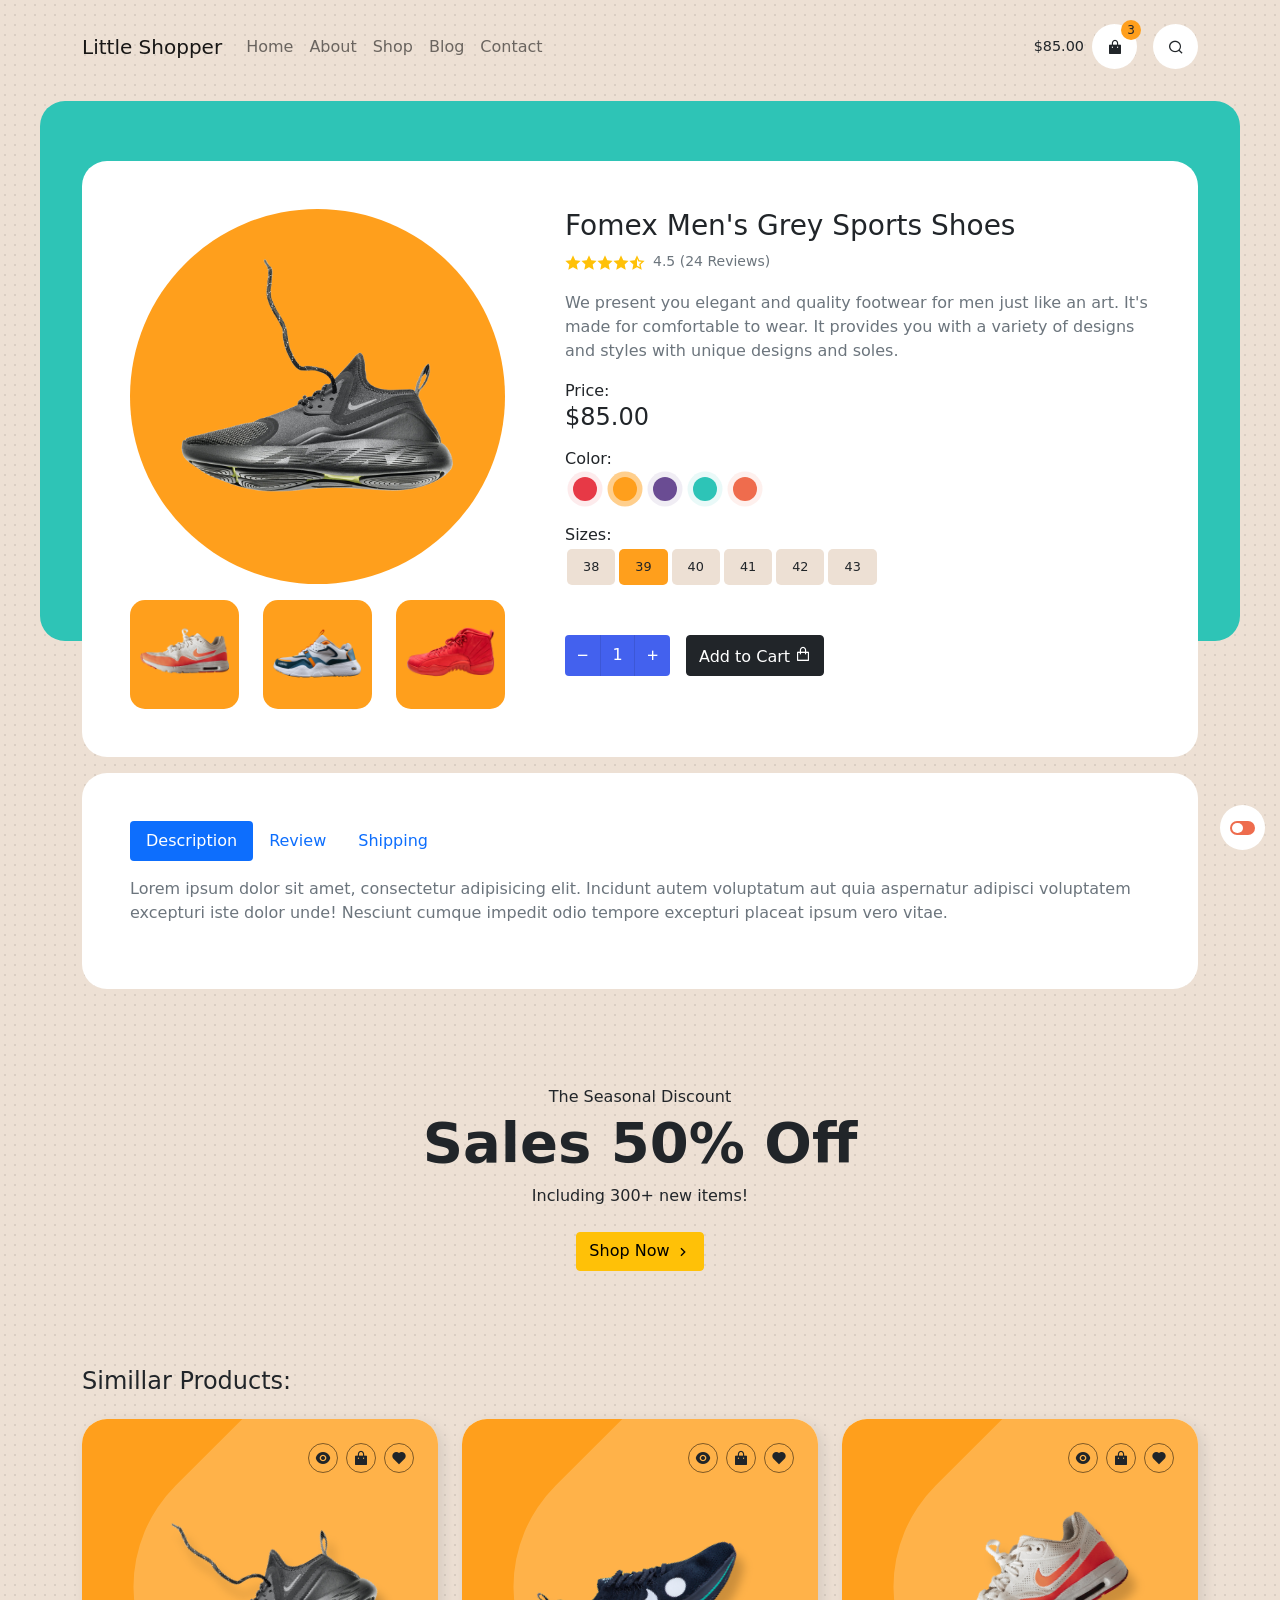
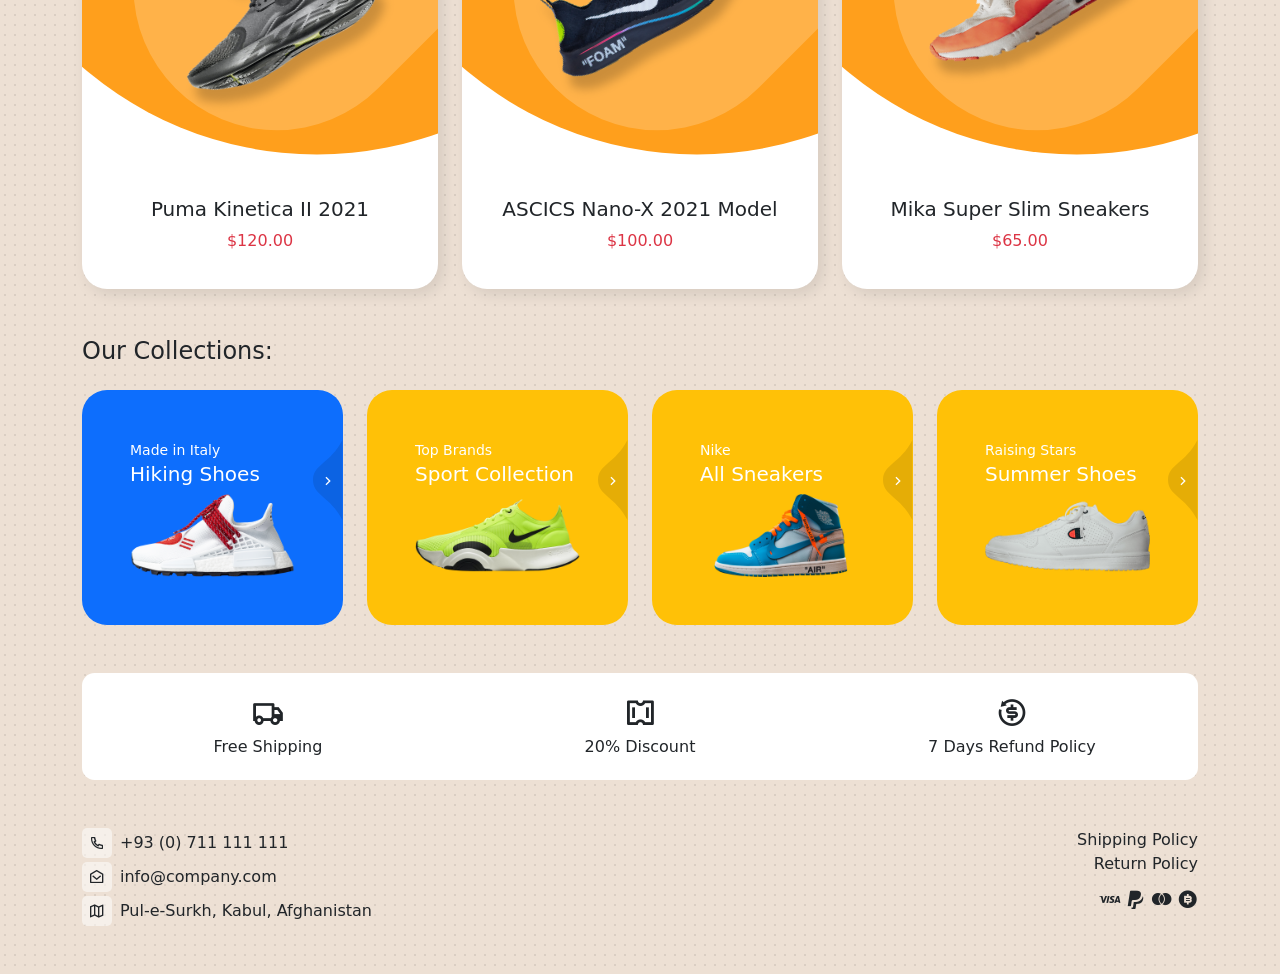
<file: product.html>
<!doctype html>
<html lang="en">
	<head>
		<meta charset="utf-8">
		<meta http-equiv="x-ua-compatible" content="ie=edge">
		<title>Little Shopper | HTML5 E-Commerce Template | Product</title>
		<meta name="description" content="Little shopper is a clean and minimal HTML5 template for e-commerce websites.">
		<meta name="viewport" content="width=device-width, initial-scale=1">

		<!-- Bootstrap -->
		<link rel="stylesheet" href="css/bootstrap.css">

		<!-- Main CSS Files -->
		<link rel="stylesheet" href="css/main.css">

		<!-- Font Icons (RemixIcons) -->
		<link rel="stylesheet" href="fonts/remixicon.css">

		<!-- Jquery Toast -->
		<link rel="stylesheet" href="css/jquery.toast.min.css">

		<!-- Favicon -->
		<link rel="apple-touch-icon" sizes="57x57" href="img/favicon/apple-icon-57x57.png">
		<link rel="apple-touch-icon" sizes="60x60" href="img/favicon/apple-icon-60x60.png">
		<link rel="apple-touch-icon" sizes="72x72" href="img/favicon/apple-icon-72x72.png">
		<link rel="apple-touch-icon" sizes="76x76" href="img/favicon/apple-icon-76x76.png">
		<link rel="apple-touch-icon" sizes="114x114" href="img/favicon/apple-icon-114x114.png">
		<link rel="apple-touch-icon" sizes="120x120" href="img/favicon/apple-icon-120x120.png">
		<link rel="apple-touch-icon" sizes="144x144" href="img/favicon/apple-icon-144x144.png">
		<link rel="apple-touch-icon" sizes="152x152" href="img/favicon/apple-icon-152x152.png">
		<link rel="apple-touch-icon" sizes="180x180" href="img/favicon/apple-icon-180x180.png">
		<link rel="icon" type="image/png" sizes="192x192"  href="img/favicon/android-icon-192x192.png">
		<link rel="icon" type="image/png" sizes="32x32" href="img/favicon/favicon-32x32.png">
		<link rel="icon" type="image/png" sizes="96x96" href="img/favicon/favicon-96x96.png">
		<link rel="icon" type="image/png" sizes="16x16" href="img/favicon/favicon-16x16.png">
		<link rel="manifest" href="img/favicon/manifest.json">
		<meta name="msapplication-TileColor" content="#ffffff">
		<meta name="msapplication-TileImage" content="img/favicon/ms-icon-144x144.png">
		<meta name="theme-color" content="#ffffff">

		<!-- Facebook OG Tags -->
		<meta property="og:type" content="website">
		<meta property="og:url" content="https://ineedui.com/little-shopper/product.html">
		<meta property="og:title" content="Little Shopper | HTML5 E-Commerce Template">
		<meta property="og:image" content="https://ineedui.com/little-shopper/img/slider-800x400-1.png">
		<meta property="og:description" content="Little shopper is a clean and minimal HTML5 template for e-commerce websites.">
		<meta property="og:site_name" content="Little Shopper">
		<meta property="og:locale" content="en_US">
		<!-- Next tags are optional but recommended -->
		<meta property="og:image:width" content="800">
		<meta property="og:image:height" content="400">

		<!-- Twitter Card Tags -->
		<meta name="twitter:card" content="summary">
		<meta name="twitter:site" content="@site_account">
		<meta name="twitter:creator" content="@individual_account">
		<meta name="twitter:url" content="https://ineedui.com/little-shopper/product.html">
		<meta name="twitter:title" content="Little Shopper | HTML5 E-Commerce Template">
		<meta name="twitter:description" content="Little shopper is a clean and minimal HTML5 template for e-commerce websites.">
		<meta name="twitter:image" content="https://ineedui.com/little-shopper/img/slider-800x400-1.png">

	</head>
	<body class="product">

		<!-- Navbar -->
		<nav class="navbar navbar-expand-lg navbar-light mt-3">
			<div class="container">
				<a class="navbar-brand" href="#">Little Shopper</a>
				<button class="navbar-toggler" type="button" data-bs-toggle="collapse" data-bs-target="#navbarSupportedContent" aria-controls="navbarSupportedContent" aria-expanded="false" aria-label="Toggle navigation">
					<span class="navbar-toggler-icon"></span>
				</button>
				<div class="collapse navbar-collapse" id="navbarSupportedContent">
					<ul class="navbar-nav me-auto mb-2 mb-lg-0">
						<li class="nav-item">
							<a class="nav-link" href="index.html">Home</a>
						</li>
						<li class="nav-item">
							<a class="nav-link" href="about.html">About</a>
						</li>
						<li class="nav-item">
							<a class="nav-link" href="shop.html">Shop</a>
						</li>
						<li class="nav-item">
							<a class="nav-link" href="blog.html">Blog</a>
						</li>
						<li class="nav-item">
							<a class="nav-link" href="contact.html">Contact</a>
						</li>
					</ul>
					<!-- Currency Toggler For Mobile -->
					<div class="d-lg-none">
						<div data-bs-toggle="collapse" data-bs-target="#mobile_currency_toggle" aria-expanded="false" aria-controls="mobile_currency_toggle" role="button">
							USD <i class="ri-arrow-down-s-fill ri-middle"></i>
						</div>
						<div class="collapse" id="mobile_currency_toggle">
							<div class="card card-body">
								<ul class="list-unstyled mb-0">
									<li><a class="link-dark text-decoration-none" href="#">USD</a></li>
									<li><a class="link-dark text-decoration-none" href="#">CAD</a></li>
									<li><a class="link-dark text-decoration-none" href="#">AUD</a></li>
								</ul>
							</div>
						</div>
					</div>
					<!-- End Currency Toggler For Mobile -->

					<!-- Cart Button -->
					<div class="nav-cart me-lg-3 mt-3 mt-lg-0" data-bs-toggle="modal" data-bs-target="#cart_modal">
						<div class="cart-icon order-lg-2 me-2 me-lg-0">
							<i class="ri-shopping-bag-fill"></i>
							<div class="item-badge">3</div>
						</div>
						<div class="cart-amount order-lg-1 me-lg-2">$85.00</div>
					</div>
					<!-- End Cart Button -->

					<!-- Search Button -->
					<div class="nav-search mt-3 mt-lg-0" data-bs-toggle="modal" data-bs-target="#search_modal">
						<i class="ri-search-line"></i>
					</div>
					<!-- End Search Button -->
				</div>
			</div>
		</nav>
		<!-- End Navbar -->

		<main>

			<!-- Products Details -->
			<section class="top mt-5 pt-4">
				<div class="container mt-2 pt-1">
					<div class="row page-header">
						<div class="col-12">
							<div class="bg-white p-3 p-lg-5 rounded-lg">
								<div class="row">
									<div class="col-lg-5 pe-lg-5">
										<div class="product-image-wrapper circle zoom-wrapper" data-src="img/shoe-800x800-1.png">
											<img src="img/shoe-800x800-1.png" alt="Super Sport Shoes" class="img-fluid" />
										</div>
										<div class="row mt-3">
											<div class="col-4">
												<div class="product-thumb-wrapper">
													<img src="img/shoe-800x800-3.png" alt="Super Sport Shoes" class="img-fluid" />
												</div>
											</div>
											<div class="col-4">
												<div class="product-thumb-wrapper">
													<img src="img/shoe-800x800-4.png" alt="Super Sport Shoes" class="img-fluid" />
												</div>
											</div>
											<div class="col-4">
												<div class="product-thumb-wrapper">
													<img src="img/shoe-800x800-6.png" alt="Super Sport Shoes" class="img-fluid" />
												</div>
											</div>
										</div>
									</div>
									<div class="col-lg-7 my-3 my-lg-0">
										<h1 class="h3">Fomex Men's Grey Sports Shoes</h1>
										<div class="card-review d-flex">
											<i class="ri-star-fill text-warning"></i>
											<i class="ri-star-fill text-warning"></i>
											<i class="ri-star-fill text-warning"></i>
											<i class="ri-star-fill text-warning"></i>
											<i class="ri-star-half-fill text-warning"></i>
											<span class="ps-2 small text-muted">4.5 (24 Reviews)</span>
										</div>
										<div class="text-muted mt-3 fw-light">We present you elegant and quality footwear for men just like an art. It's made for comfortable to wear. It provides you with a variety of designs and styles with unique designs and soles.</div>
										<div class="mt-3">Price:</div>
										<div class="h4">$85.00</div>
										<div class="mt-3">Color:</div>
										<div class="product-colors">
											<span class="red"></span>
											<span class="orange active"></span>
											<span class="purple"></span>
											<span class="tiffany"></span>
											<span class="sienna"></span>
										</div>
										<div class="mt-3">Sizes:</div>
										<div class="product-sizes">
											<span>38</span>
											<span class="active">39</span>
											<span>40</span>
											<span>41</span>
											<span>42</span>
											<span>43</span>
										</div>
										<!-- Quantity -->
										<div class="d-flex mt-5">
											<div class="d-inline-flex align-items-center me-3 quantity-wrapper">
												<div class="sub"><i class="ri-subtract-line"></i></div>
												<div class="amount" data-amount="1">1</div>
												<div class="add"><i class="ri-add-line"></i></div>
											</div>
											<a href="javascript:void(0)" class="btn btn-dark add-to-card">Add to Cart <i class="ri-shopping-bag-line"></i></a>
										</div>
									</div>
								</div>
							</div>
						</div>
						<div class="col-12 mt-3">
							<div class="bg-white p-3 p-lg-5 rounded-lg">
								<ul class="nav nav-pills mb-3" id="pills-tab" role="tablist">
									<li class="nav-item" role="presentation">
										<button class="nav-link active" id="pills-desc-tab" data-bs-toggle="pill" data-bs-target="#pills-desc" type="button" role="tab" aria-controls="pills-desc" aria-selected="true">Description</button>
									</li>
									<li class="nav-item" role="presentation">
										<button class="nav-link" id="pills-review-tab" data-bs-toggle="pill" data-bs-target="#pills-review" type="button" role="tab" aria-controls="pills-review" aria-selected="false">Review</button>
									</li>
									<li class="nav-item" role="presentation">
										<button class="nav-link" id="pills-shipping-tab" data-bs-toggle="pill" data-bs-target="#pills-shipping" type="button" role="tab" aria-controls="pills-shipping" aria-selected="false">Shipping</button>
									</li>
								</ul>
								<div class="tab-content" id="pills-tabContent">
									<div class="tab-pane fade show active" id="pills-desc" role="tabpanel" aria-labelledby="pills-desc-tab">
										<p class="text-muted">Lorem ipsum dolor sit amet, consectetur adipisicing elit. Incidunt autem voluptatum aut quia aspernatur adipisci voluptatem excepturi iste dolor unde! Nesciunt cumque impedit odio tempore excepturi placeat ipsum vero vitae.</p>
									</div>
									<div class="tab-pane fade" id="pills-review" role="tabpanel" aria-labelledby="pills-review-tab">
										<div class="row">
											<div class="col-md-6">
												<div class="h4">Customer Reviews</div> 
												<div class="card-review d-flex">
													<i class="ri-star-fill text-warning"></i>
													<i class="ri-star-fill text-warning"></i>
													<i class="ri-star-fill text-warning"></i>
													<i class="ri-star-fill text-warning"></i>
													<i class="ri-star-fill text-warning"></i>
													<span class="ps-2 small text-muted">4.5 (24 Reviews)</span>
												</div>
											</div>
											<div class="col-md-6 text-md-end mt-3 mt-md-0">
												<div class="small cursor-pointer" data-bs-toggle="collapse" data-bs-target="#review_form_collapse" aria-expanded="false" aria-controls="review_form_collapse" role="button">Write a Review <i class="ri-quill-pen-line"></i></div>
											</div>
										</div>
										<!-- Collapse (Review Form) -->
										<div class="row">
											<div class="col-md-6">
												<div class="collapse mt-3" id="review_form_collapse">
													<form action="#" method="post">
														<div class="form-floating mb-3">
															<input type="text" class="form-control" id="r_name" placeholder="Name">
															<label for="r_name">Name</label>
														</div>
														<div class="form-floating mb-4">
															<input type="email" class="form-control" id="r_email" placeholder="name@example.com">
															<label for="r_email">Email</label>
														</div>
														<div class="card-review d-flex mb-3">
															<i class="ri-star-fill ri-lg text-warning"></i>
															<i class="ri-star-fill ri-lg text-warning"></i>
															<i class="ri-star-line ri-lg text-warning"></i>
															<i class="ri-star-line ri-lg text-warning"></i>
															<i class="ri-star-line ri-lg text-warning"></i>
														</div>
														<div class="form-floating mb-3">
															<textarea class="form-control" placeholder="Review Comments" id="r_comment"></textarea>
															<label for="r_comment">Review Comments</label>
														</div>
														<button type="submit" class="btn btn-primary">Save Review</button>
													</form>
												</div>
											</div>
										</div>
										<!-- End Collapse (Review Form) -->
										<div class="border-top pt-4 mt-4">
											<div class="d-flex">
												<div class="me-2">
													<img src="img/author-400x400-1.jpg" alt="Reviewer Name" class="reviewer-img rounded-pill" />
												</div>
												<div>
													<div class="card-review d-flex">
														<i class="ri-star-fill text-warning"></i>
														<i class="ri-star-fill text-warning"></i>
														<i class="ri-star-fill text-warning"></i>
														<i class="ri-star-fill text-warning"></i>
														<i class="ri-star-line text-warning"></i>
													</div>
													<div>Hila Emerson</div>
													<div class="text-muted fw-light">Lorem ipsum dolor sit, amet consectetur adipisicing elit.</div>
												</div>
											</div>
											<div class="d-flex mt-4">
												<div class="me-2">
													<img src="img/author-400x400-2.jpg" alt="Reviewer Name" class="reviewer-img rounded-pill" />
												</div>
												<div>
													<div class="card-review d-flex">
														<i class="ri-star-fill text-warning"></i>
														<i class="ri-star-fill text-warning"></i>
														<i class="ri-star-fill text-warning"></i>
														<i class="ri-star-fill text-warning"></i>
														<i class="ri-star-line text-warning"></i>
													</div>
													<div>Stephane Nithenberg</div>
													<div class="text-muted fw-light">Quaerat libero quas dicta soluta ad perferendis iure sint.</div>
												</div>
											</div>
											<div class="d-flex mt-4">
												<div class="me-2">
													<img src="img/author-400x400-3.jpg" alt="Reviewer Name" class="reviewer-img rounded-pill" />
												</div>
												<div>
													<div class="card-review d-flex">
														<i class="ri-star-fill text-warning"></i>
														<i class="ri-star-fill text-warning"></i>
														<i class="ri-star-line text-warning"></i>
														<i class="ri-star-line text-warning"></i>
														<i class="ri-star-line text-warning"></i>
													</div>
													<div>Arnold Sins</div>
													<div class="text-muted fw-light">Repudiandae ducimus distinctio ad, magnam autem, quos voluptas fugit reprehenderit ipsum, dolor ut quas laudantium?</div>
												</div>
											</div>
										</div>
									</div>
									<div class="tab-pane fade" id="pills-shipping" role="tabpanel" aria-labelledby="pills-shipping-tab">
										<p class="text-muted">Lorem ipsum dolor sit amet consectetur adipisicing elit. Non assumenda, nobis temporibus ut veritatis maxime explicabo architecto eos, nam sit atque ducimus dolore, ipsum mollitia ex cupiditate eveniet adipisci dignissimos.</p>
									</div>
								</div>
							</div>
						</div>
					</div>
				</div>
			</section>
			<!-- End Products Details -->

			<!-- Discount CTA Section  -->
			<section class="discount mt-5">
				<div class="container">
					<div class="row">
						<div class="col">
							<div class="text-color-auto text-center">
								<div class="mt-5">The Seasonal Discount</div>
								<h2 class="display-4 fw-bold">Sales 50% Off</h2>
								<div>Including 300+ new items!</div>
								<a href="#" class="mt-4 mb-5 btn btn-warning">Shop Now <i class="ri-arrow-right-s-line ri-middle"></i></a>
							</div>
						</div>
					</div>
				</div>
			</section>
			<!-- End Discount CTA Section  -->

			<!-- Simillar Products -->
			<section class="popular-products mt-5">
				<div class="container">
					<div class="row mb-3">
						<div class="col">
							<h3 class="h4 text-color-auto">Simillar Products:</h3>
						</div>
					</div>
					<div class="row">
						<div class="col-md-4">
							<!-- Product Card -->
							<div class="product-card bg-white">
								<div class="card-body p-4">
									<div class="actions d-flex justify-content-end">
										<div class="quick-view" data-bs-toggle="modal" data-bs-target="#quick_view_modal">
											<i class="ri-eye-fill"></i>
											<svg height="32" width="32">
												<circle class="circle" cx="16" cy="16" r="14" stroke="black" stroke-width="2" fill-opacity="0" />
											</svg>
										</div>
										<div class="add-to-card mx-2">
											<i class="ri-shopping-bag-fill"></i>
											<svg height="32" width="32">
												<circle class="circle" cx="16" cy="16" r="14" stroke="black" stroke-width="2" fill-opacity="0" />
											</svg>
										</div>
										<div class="wishlist">
											<i class="ri-heart-fill"></i>
											<svg height="32" width="32">
												<circle class="circle" cx="16" cy="16" r="14" stroke="black" stroke-width="2" fill-opacity="0" />
											</svg>
										</div>
									</div>
									<div class="card-image px-5 py-3 px-md-0 py-md-0 px-lg-5 py-lg-3">
										<a href="product.html"><img src="img/shoe-800x800-1.png" alt="Product Title" class="img-fluid" /></a>
									</div>
									<div class="pt-4 text-center position-relative">
										<div class="card-label">
											<a href="product.html" class="link-dark text-decoration-none"><div class="card-title h5 text-capitalize">Puma Kinetica II 2021</div></a>
											<div class="card-price text-danger">$120.00</div>
										</div>
										<div class="card-desc text-muted small fw-light mt-3 text-truncate">A masterpiece for professionals!</div>
										<div class="card-review mt-1">
											<i class="ri-star-fill text-warning"></i>
											<i class="ri-star-fill text-warning"></i>
											<i class="ri-star-fill text-warning"></i>
											<i class="ri-star-fill text-warning"></i>
											<i class="ri-star-half-fill text-warning"></i>
										</div>
									</div>
								</div>
							</div>
							<!-- End Product Card -->
						</div>

						<div class="col-md-4 mt-3 mt-md-0">
							<!-- Product Card -->
							<div class="product-card bg-white">
								<div class="card-body p-4">
									<div class="actions d-flex justify-content-end">
										<div class="quick-view" data-bs-toggle="modal" data-bs-target="#quick_view_modal">
											<i class="ri-eye-fill"></i>
											<svg height="32" width="32">
												<circle class="circle" cx="16" cy="16" r="14" stroke="black" stroke-width="2" fill-opacity="0" />
											</svg>
										</div>
										<div class="add-to-card mx-2">
											<i class="ri-shopping-bag-fill"></i>
											<svg height="32" width="32">
												<circle class="circle" cx="16" cy="16" r="14" stroke="black" stroke-width="2" fill-opacity="0" />
											</svg>
										</div>
										<div class="wishlist">
											<i class="ri-heart-fill"></i>
											<svg height="32" width="32">
												<circle class="circle" cx="16" cy="16" r="14" stroke="black" stroke-width="2" fill-opacity="0" />
											</svg>
										</div>
									</div>
									<div class="card-image px-5 py-3 px-md-0 py-md-0 px-lg-5 py-lg-3">
										<a href="product.html"><img src="img/shoe-800x800-2.png" alt="Product Title" class="img-fluid" /></a>
									</div>
									<div class="pt-4 text-center position-relative">
										<div class="card-label">
											<a href="product.html" class="link-dark text-decoration-none"><div class="card-title h5 text-capitalize">ASCICS Nano-X 2021 Model</div></a>
											<div class="card-price text-danger">$100.00</div>
										</div>
										<div class="card-desc text-muted small fw-light mt-3 text-truncate">Quality is our mission.</div>
										<div class="card-review mt-1">
											<i class="ri-star-fill text-warning"></i>
											<i class="ri-star-fill text-warning"></i>
											<i class="ri-star-fill text-warning"></i>
											<i class="ri-star-fill text-warning"></i>
											<i class="ri-star-half-fill text-warning"></i>
										</div>
									</div>
								</div>
							</div>
							<!-- End Product Card -->
						</div>

						<div class="col-md-4 mt-3 mt-md-0">
							<!-- Product Card -->
							<div class="product-card bg-white">
								<div class="card-body p-4">
									<div class="actions d-flex justify-content-end">
										<div class="quick-view" data-bs-toggle="modal" data-bs-target="#quick_view_modal">
											<i class="ri-eye-fill"></i>
											<svg height="32" width="32">
												<circle class="circle" cx="16" cy="16" r="14" stroke="black" stroke-width="2" fill-opacity="0" />
											</svg>
										</div>
										<div class="add-to-card mx-2">
											<i class="ri-shopping-bag-fill"></i>
											<svg height="32" width="32">
												<circle class="circle" cx="16" cy="16" r="14" stroke="black" stroke-width="2" fill-opacity="0" />
											</svg>
										</div>
										<div class="wishlist">
											<i class="ri-heart-fill"></i>
											<svg height="32" width="32">
												<circle class="circle" cx="16" cy="16" r="14" stroke="black" stroke-width="2" fill-opacity="0" />
											</svg>
										</div>
									</div>
									<div class="card-image px-5 py-3 px-md-0 py-md-0 px-lg-5 py-lg-3">
										<a href="product.html"><img src="img/shoe-800x800-3.png" alt="Product Title" class="img-fluid" /></a>
									</div>
									<div class="pt-4 text-center position-relative">
										<div class="card-label">
											<a href="product.html" class="link-dark text-decoration-none"><div class="card-title h5 text-capitalize">Mika Super Slim Sneakers</div></a>
											<div class="card-price text-danger">$65.00</div>
										</div>
										<div class="card-desc text-muted small fw-light mt-3 text-truncate">Mika makes thing accessible.</div>
										<div class="card-review mt-1">
											<i class="ri-star-fill text-warning"></i>
											<i class="ri-star-fill text-warning"></i>
											<i class="ri-star-fill text-warning"></i>
											<i class="ri-star-fill text-warning"></i>
											<i class="ri-star-half-fill text-warning"></i>
										</div>
									</div>
								</div>
							</div>
							<!-- End Product Card -->
						</div>
					</div>
				</div>
			</section>
			<!-- End Simillar Products -->

			<!-- Categories Section -->
			<section class="categories mt-5">
				<div class="container">
					<div class="row mb-3">
						<div class="col">
							<h3 class="h4 text-color-auto">Our Collections:</h3>
						</div>
					</div>
					<div class="row">
						<div class="col-md-6 col-lg-3">
							<a href="collection.html" class="text-decoration-none">
								<div class="bg-primary link-badge-wrapper p-5 rounded-lg text-white position-relative">
									<span class="small">Made in Italy</span>
									<div class="h5">Hiking Shoes</div>
									<img src="img/category-800x400-1.png" alt="Collection Title" class="img-fluid" />
									<span class="link-badge">
										<i class="ri-arrow-right-s-line"></i>
									</span>
								</div>
							</a>
						</div>
						<div class="col-md-6 col-lg-3 mt-3 mt-md-0">
							<a href="collection.html" class="text-decoration-none">
								<div class="bg-warning link-badge-wrapper p-5 text-white rounded-lg position-relative">
									<span class="small">Top Brands</span>
									<div class="h5">Sport Collection</div>
									<img src="img/category-800x400-2.png" alt="Collection Title" class="img-fluid" />
									<span class="link-badge">
										<i class="ri-arrow-right-s-line"></i>
									</span>
								</div>
							</a>
						</div>
						<div class="col-md-6 col-lg-3 mt-3 mt-lg-0">
							<a href="collection.html" class="text-decoration-none">
								<div class="bg-warning link-badge-wrapper p-5 text-white rounded-lg position-relative">
									<span class="small">Nike</span>
									<div class="h5">All Sneakers</div>
									<img src="img/category-800x400-3.png" alt="Collection Title" class="img-fluid" />
									<span class="link-badge">
										<i class="ri-arrow-right-s-line"></i>
									</span>
								</div>
							</a>
						</div>
						<div class="col-md-6 col-lg-3 mt-3 mt-lg-0">
							<a href="collection.html" class="text-decoration-none">
								<div class="bg-warning link-badge-wrapper p-5 text-white rounded-lg position-relative">
									<span class="small">Raising Stars</span>
									<div class="h5">Summer Shoes</div>
									<img src="img/category-800x400-4.png" alt="Collection Title" class="img-fluid" />
									<span class="link-badge">
										<i class="ri-arrow-right-s-line"></i>
									</span>
								</div>
							</a>
						</div>
					</div>
				</div>
			</section>
			<!-- End Categories Section -->

			<!-- Features Section -->
			<section class="features mt-5">
				<div class="container">
					<div class="row text-center bg-white mx-0 py-3 rounded-md">
						<div class="col-md-4">
							<i class="ri-truck-line ri-2x"></i>
							<h4 class="fs-6 fw-normal">Free Shipping</h4>
						</div>
						<div class="col-md-4">
							<i class="ri-coupon-4-line ri-2x"></i>
							<h4 class="fs-6 fw-normal">20% Discount</h4>
						</div>
						<div class="col-md-4">
							<i class="ri-refund-2-line ri-2x"></i>
							<h4 class="fs-6 fw-normal">7 Days Refund Policy</h4>
						</div>
					</div>
				</div>
			</section>
			<!-- End Features Section -->
		</main>

		<!-- Footer -->
		<footer class="mt-5 mb-lg-5">
			<div class="container">
				<div class="row">
					<div class="col-md-6">
						<div class="d-flex align-items-center">
							<div class="icon-wrapper me-2">
								<i class="ri-phone-line"></i>
							</div>
							<a href="tel:+93-711-111-111" class="text-color-auto text-decoration-none" rel="nofollow">+93 (0) 711 111 111</a>
						</div>
						<div class="mt-1 d-flex align-items-center">
							<div class="icon-wrapper me-2">
								<i class="ri-mail-open-line"></i>
							</div>
							<a href="mailto:info@company.com" class="text-color-auto text-decoration-none" rel="nofollow">info@company.com</a>
						</div>
						<div class="mt-1 d-flex align-items-center">
							<div class="icon-wrapper me-2">
								<i class="ri-map-2-line"></i>
							</div>
							<address class="d-inline-block mb-0 text-color-auto">Pul-e-Surkh, Kabul, Afghanistan</address>
						</div>
					</div>
					<div class="col-md-6 text-md-end mt-3 mt-lg-0">
						<ul class="list-unstyled">
							<li><a href="#" class="text-color-auto text-decoration-none">Shipping Policy</a></li>
							<li><a href="#" class="text-color-auto text-decoration-none">Return Policy</a></li>
						</ul>
						<div class="text-color-auto">
							<i class="ri-visa-line ri-lg"></i>
							<i class="ri-paypal-fill ri-lg"></i>
							<i class="ri-mastercard-fill ri-lg"></i>
							<i class="ri-bit-coin-fill ri-lg"></i>
						</div>
					</div>
				</div>
			</div>
		</footer>
		<!-- End Footer -->

		<!-- Currency Toggler -->
		<div class="dropend d-none d-lg-block">
			<div id="currency_toggle" class="dropdown-toggle currency-toggle" data-bs-toggle="dropdown" aria-expanded="false" role="button">
			  USD
			</div>
			<ul class="dropdown-menu" aria-labelledby="currency_toggle">
				<li><a class="dropdown-item" href="#">USD</a></li>
				<li><a class="dropdown-item" href="#">CAD</a></li>
				<li><a class="dropdown-item" href="#">AUD</a></li>
			</ul>
		</div>
		<!-- End Currency Toggler -->

		<!-- Dark Mode Toggler -->
		<div class="dark-mode-toggle">
			<input class="toggler toggler-light" id="dm_toggle" type="checkbox"/>
			<label class="toggler-btn" for="dm_toggle"></label>
		</div>
		<!-- End Dark Mode Toggler -->

		<!-- Social Media Links -->
		<div class="social-media text-center my-3 my-lg-0">
			<a href="#" target="_blank" rel="noopener" class="text-decoration-none text-color-auto"><i class="ri-facebook-fill"></i></a>
			<a href="#" target="_blank" rel="noopener" class="text-decoration-none text-color-auto"><i class="ri-twitter-line"></i></a>
			<a href="#" target="_blank" rel="noopener" class="text-decoration-none text-color-auto"><i class="ri-instagram-line"></i></a>
			<a href="#" target="_blank" rel="noopener" class="text-decoration-none text-color-auto"><i class="ri-whatsapp-line"></i></a>
		</div>
		<!-- End Social Media Links -->

		<!-- Quick View Modal -->
		<div class="modal fade" id="quick_view_modal" tabindex="-1" aria-labelledby="modal_lable" aria-hidden="true">
			<div class="modal-dialog modal-xl">
				<div class="modal-content rounded-lg">
					<div class="modal-body py-5">
						<button type="button" class="btn-close" data-bs-dismiss="modal" aria-label="Close"></button>
						<div class="container">
							<div class="row align-items-center">
								<div class="col-lg-4 pe-lg-5">
									<div class="h3" id="modal_lable">Fomex Men's Grey Sports Shoes</div>
									<div class="text-muted mt-3 fw-light">We present you elegant and quality footwear for men just like an art. It's made for comfortable to wear. It provides you with a variety of designs and styles with unique designs and soles.</div>
									<div class="row mt-3">
										<div class="col-4">
											<div class="product-thumb-wrapper">
												<img src="img/shoe-800x800-3.png" alt="Super Sport Shoes" class="img-fluid" />
											</div>
										</div>
										<div class="col-4">
											<div class="product-thumb-wrapper">
												<img src="img/shoe-800x800-4.png" alt="Super Sport Shoes" class="img-fluid" />
											</div>
										</div>
										<div class="col-4">
											<div class="product-thumb-wrapper">
												<img src="img/shoe-800x800-6.png" alt="Super Sport Shoes" class="img-fluid" />
											</div>
										</div>
									</div>
								</div>
								<div class="col-lg-4 my-3 my-lg-0">
									<div class="product-image-wrapper circle">
										<img src="img/shoe-800x800-1.png" alt="Super Sport Shoes" class="img-fluid" />
									</div>
								</div>
								<div class="col-lg-4 ps-lg-5">
									<div>Price:</div>
									<div class="h3">$85.00</div>
									<div class="mt-3">Color:</div>
									<div class="product-colors">
										<span class="red"></span>
										<span class="orange active"></span>
										<span class="purple"></span>
										<span class="tiffany"></span>
										<span class="sienna"></span>
									</div>
									<div class="mt-3">Sizes:</div>
									<div class="product-sizes">
										<span>38</span>
										<span class="active">39</span>
										<span>40</span>
										<span>41</span>
										<span>42</span>
										<span>43</span>
									</div>

									<a href="#" class="btn btn-dark mt-3">Add to Cart <i class="ri-shopping-bag-line"></i></a>
								</div>
							</div>
						</div>
					</div>
				</div>
			</div>
		</div>
		<!-- End Quick View Modal -->

		<!-- Search Modal -->
		<div class="modal fade search-modal" id="search_modal" tabindex="-1" aria-labelledby="search_label" aria-hidden="true">
			<div class="modal-dialog modal-xl">
				<div class="modal-content border-0 rounded-lg pt-4">
					<div class="modal-body p-3 p-lg-5">
						<button type="button" class="btn-close" data-bs-dismiss="modal" aria-label="Close"></button>
						<div class="row justify-content-center">
							<div class="col-md-7 mt-4 text-center">
								<form action="#" method="post">
									<label for="search_input" id="search_label" class="visually-hidden">Search</label>
									<input type="search" class="form-control text-center border-0 border-bottom" id="search_input" placeholder="What are you looking for?" required />
								</form>
							</div>
						</div>
						<div class="row justify-content-center text-center">
							<div class="col-md-8">
								<div class="mt-3 mt-lg-5">Popular Searches:</div>
								<div class="mt-2">
									<a href="#" class="tag-outline">Nike</a>
									<a href="#" class="tag-outline">Running Shoes</a>
									<a href="#" class="tag-outline">Sneakers</a>
									<a href="#" class="tag-outline">2022</a>
									<a href="#" class="tag-outline">Boots</a>
								</div>
							</div>
						</div>
						<div class="row mt-2 mt-lg-4">
							<div class="col-md-4">
								<a href="#" class="text-decoration-none">
									<div class="link-badge-wrapper bg-warning p-4 rounded-lg text-white position-relative">
										<span class="small">Made in Italy</span>
										<div class="h5">Hiking Shoes</div>
										<img src="img/slider-800x400-1.png" alt="Hiking Shoes" class="img-fluid" />
										<span class="link-badge">
											<i class="ri-arrow-right-s-line"></i>
										</span>
									</div>
								</a>
							</div>
							<div class="col-md-4 mt-3 mt-md-0">
								<a href="#" class="text-decoration-none">
									<div class="link-badge-wrapper bg-danger p-4 rounded-lg text-white position-relative">
										<span class="small">For sporters</span>
										<div class="h5">Running Shoes</div>
										<img src="img/slider-800x400-2.png" alt="Hiking Shoes" class="img-fluid" />
										<span class="link-badge">
											<i class="ri-arrow-right-s-line"></i>
										</span>
									</div>
								</a>
							</div>
							<div class="col-md-4 mt-3 mt-md-0">
								<a href="#" class="text-decoration-none">
									<div class="link-badge-wrapper bg-success p-4 rounded-lg text-white position-relative">
										<span class="small">Feel comfort</span>
										<div class="h5">Sneakers</div>
										<img src="img/slider-800x400-3.png" alt="Hiking Shoes" class="img-fluid" />
										<span class="link-badge">
											<i class="ri-arrow-right-s-line"></i>
										</span>
									</div>
								</a>
							</div>
						</div>
					</div>
				</div>
			</div>
		</div>
		<!-- End Search Modal -->

		<!-- Cart Modal -->
		<div class="modal fade cart-modal" id="cart_modal" tabindex="-1" aria-labelledby="cart_label" aria-hidden="true">
			<div class="modal-dialog modal-sm">
				<div class="modal-content border-0 rounded-lg">
					<div class="modal-header">
						<h5 class="modal-title" id="cart_label">Your Cart</h5>
						<span class="small text-muted ms-2">(3 Items)</span>
						<button type="button" class="btn-close" data-bs-dismiss="modal" aria-label="Close"></button>
					</div>
					<div class="modal-body">
						<!-- Cart Item -->
						<div class="row cart-item">
							<div class="col-3">
								<div class="product-thumb-wrapper">
									<img src="img/shoe-800x800-1.png" alt="Super Sport Shoes" class="img-fluid" />
								</div>
							</div>
							<div class="col-9 position-relative pe-4">
								<div>Fomex Men's Lace Up Shoes</div>
								<div class="text-muted small">1 x $80</div>
								<div class="close bg-secondary">
									<i class="ri-close-line"></i>
								</div>
							</div>
						</div>
						<!-- End Cart Item -->

						<!-- Cart Item -->
						<div class="row cart-item mt-3">
							<div class="col-3">
								<div class="product-thumb-wrapper">
									<img src="img/shoe-800x800-2.png" alt="Super Sport Shoes" class="img-fluid" />
								</div>
							</div>
							<div class="col-9 position-relative pe-4">
								<div>Nike Sports Running Shoes</div>
								<div class="text-muted small">2 x $120</div>
								<div class="close bg-secondary">
									<i class="ri-close-line"></i>
								</div>
							</div>
						</div>
						<!-- End Cart Item -->

						<!-- Cart Item -->
						<div class="row cart-item mt-3">
							<div class="col-3">
								<div class="product-thumb-wrapper">
									<img src="img/shoe-800x800-3.png" alt="Super Sport Shoes" class="img-fluid" />
								</div>
							</div>
							<div class="col-9 position-relative pe-4">
								<div>Nike Sports Running Shoes</div>
								<div class="text-muted small">1 x $100</div>
								<div class="close bg-secondary">
									<i class="ri-close-line"></i>
								</div>
							</div>
						</div>
						<!-- End Cart Item -->
					</div>
					<div class="modal-footer">
						<button type="button" class="btn btn-dark rounded-pill flex-grow-1">View Cart <i class="ri-eye-line ri-middle ps-1"></i></button>
						<button type="button" class="btn btn-danger rounded-pill flex-grow-1">Checkout <i class="ri-check-double-line ri-middle ps-1"></i></button>
					</div>
				</div>
			</div>
		</div>
		<!-- End Cart Modal -->

		<script src="js/jquery-3.4.1.min.js"></script>
		<script src="js/bootstrap.bundle.min.js"></script>

		<!-- Jquery Zoom -->
		<script src="js/jquery.zoom.min.js"></script>

		<!-- Jquery Toast -->
		<script src="js/jquery.toast.min.js"></script>
		
		<script src="js/main.js"></script>
	</body>
</html>
</file>
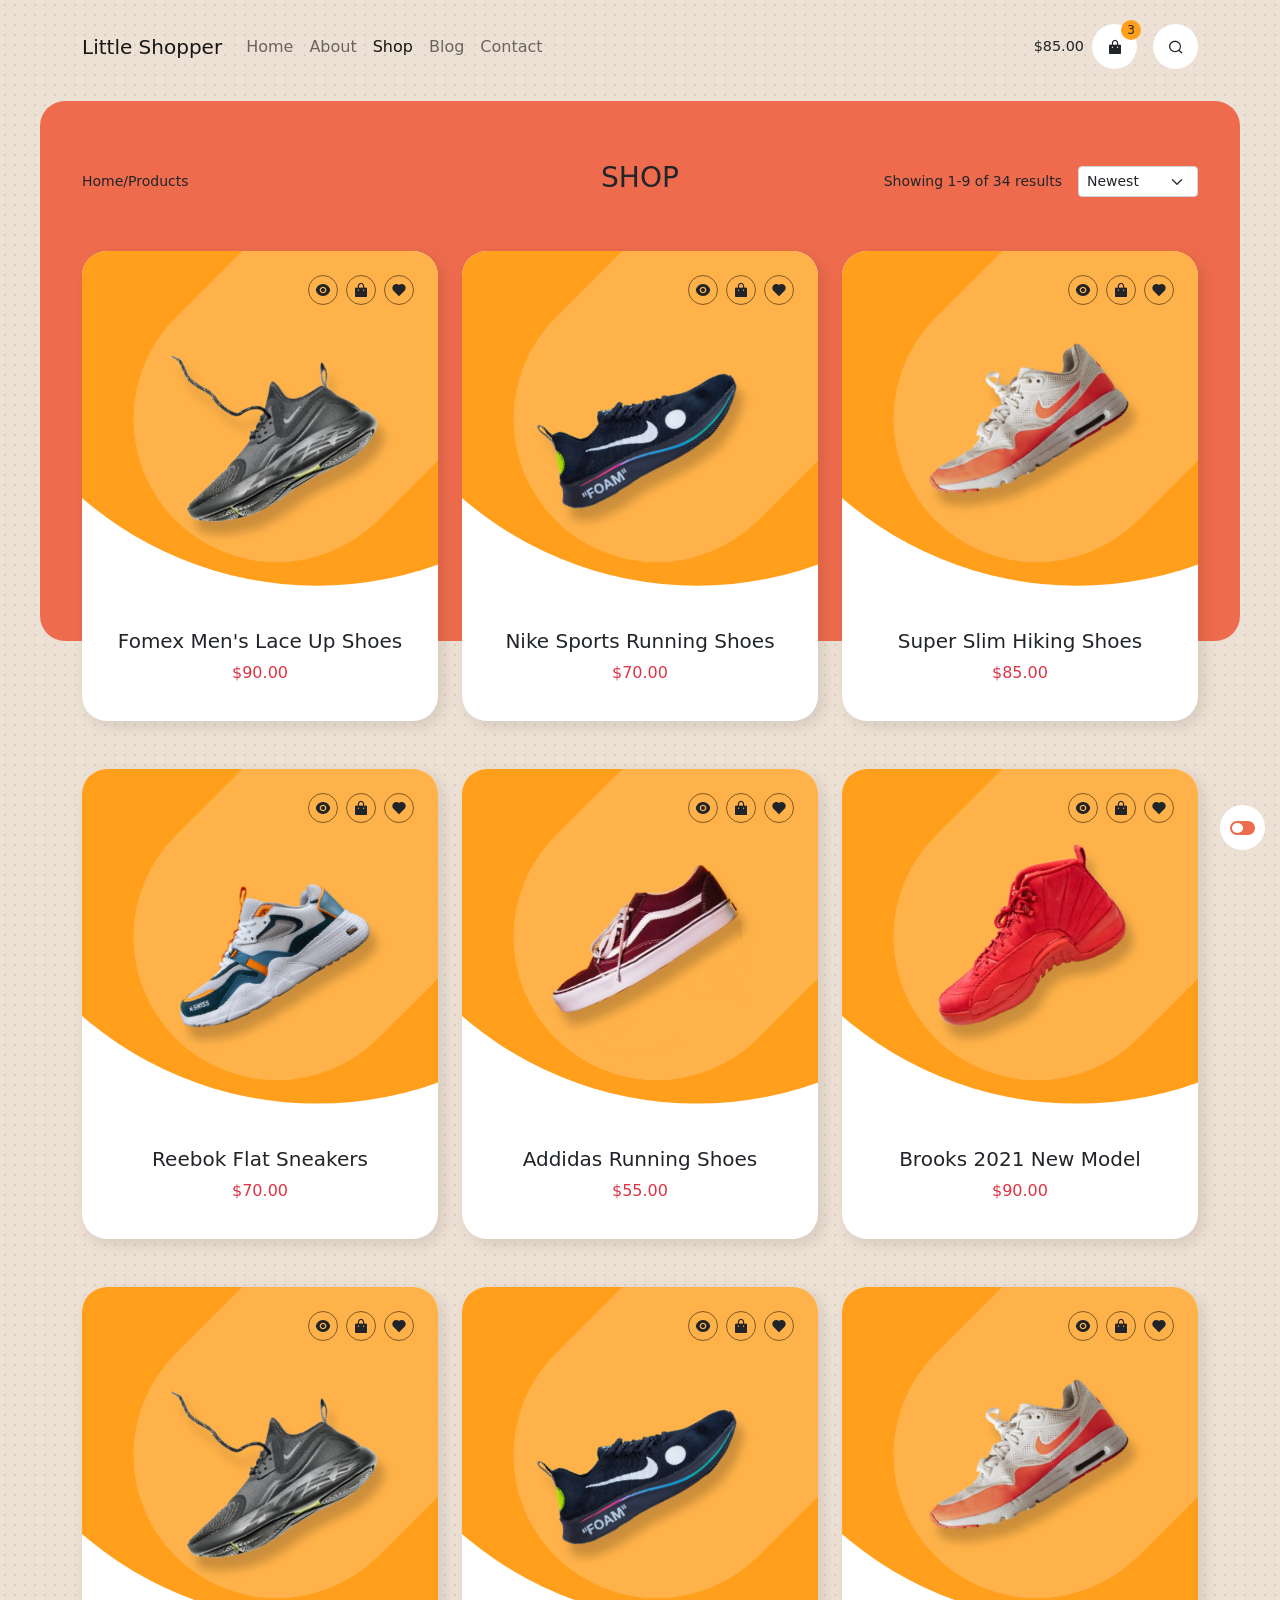
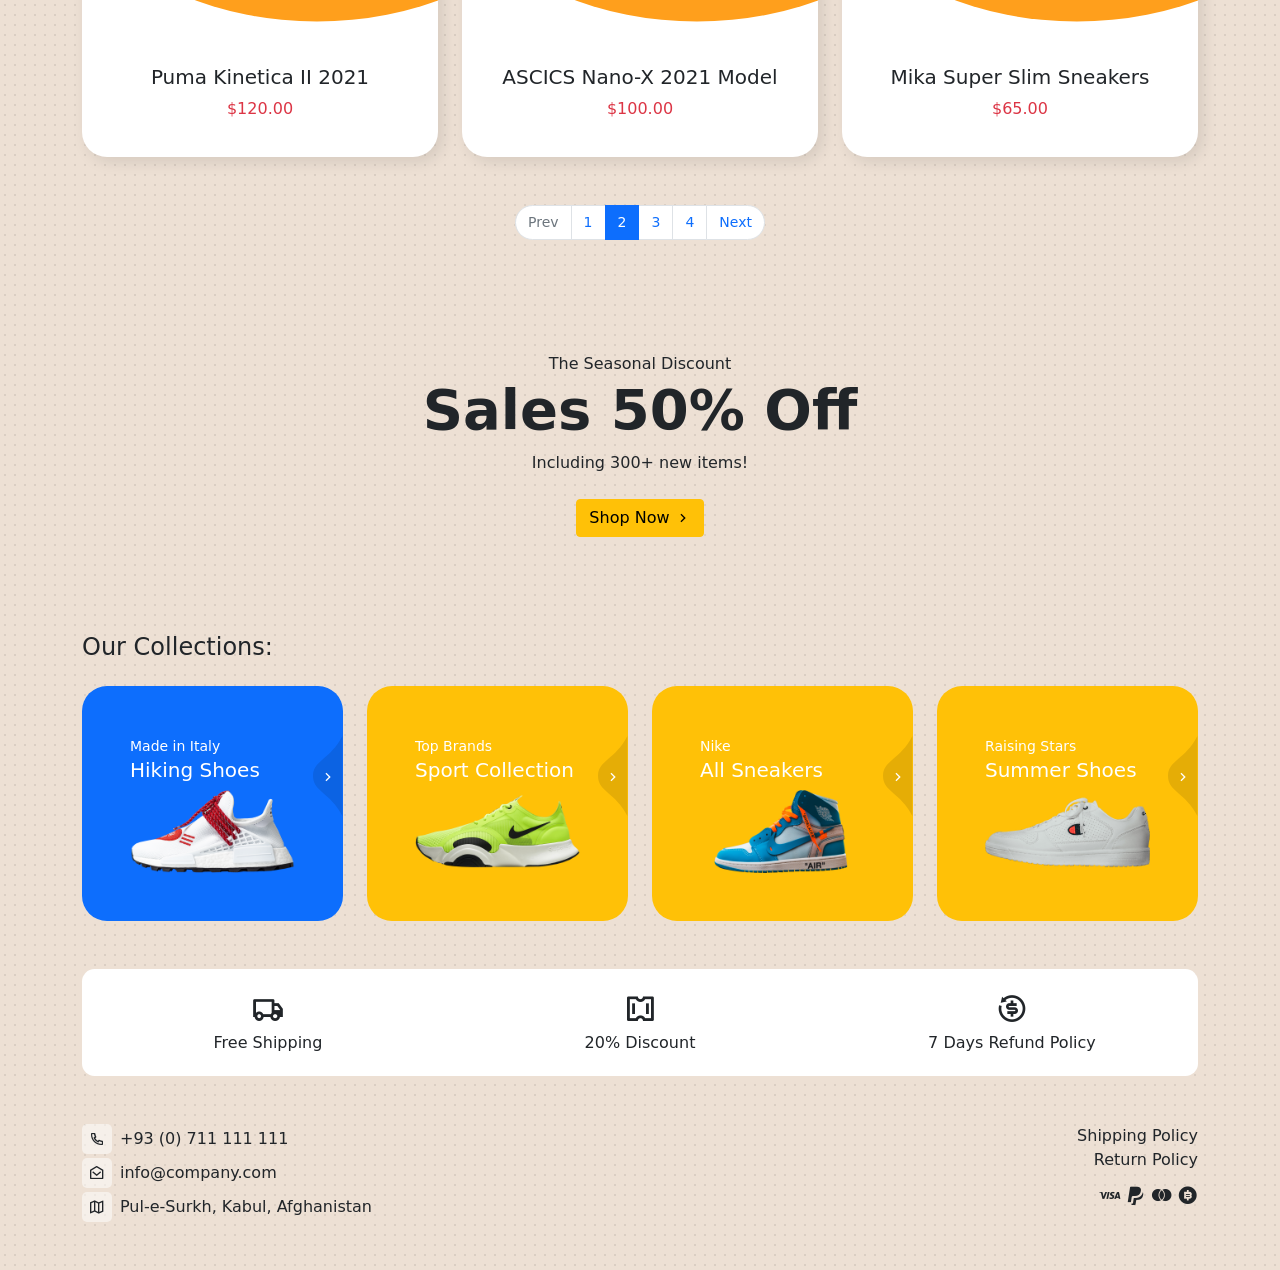
<file: shop.html>
<!doctype html>
<html lang="en">
	<head>
		<meta charset="utf-8">
		<meta http-equiv="x-ua-compatible" content="ie=edge">
		<title>Little Shopper | HTML5 E-Commerce Template | Shop</title>
		<meta name="description" content="Little shopper is a clean and minimal HTML5 template for e-commerce websites.">
		<meta name="viewport" content="width=device-width, initial-scale=1">

		<!-- Bootstrap -->
		<link rel="stylesheet" href="css/bootstrap.css">

		<!-- Main CSS Files -->
		<link rel="stylesheet" href="css/main.css">

		<!-- Font Icons (RemixIcons) -->
		<link rel="stylesheet" href="fonts/remixicon.css">

		<!-- Jquery Toast -->
		<link rel="stylesheet" href="css/jquery.toast.min.css">

		<!-- Favicon -->
		<link rel="apple-touch-icon" sizes="57x57" href="img/favicon/apple-icon-57x57.png">
		<link rel="apple-touch-icon" sizes="60x60" href="img/favicon/apple-icon-60x60.png">
		<link rel="apple-touch-icon" sizes="72x72" href="img/favicon/apple-icon-72x72.png">
		<link rel="apple-touch-icon" sizes="76x76" href="img/favicon/apple-icon-76x76.png">
		<link rel="apple-touch-icon" sizes="114x114" href="img/favicon/apple-icon-114x114.png">
		<link rel="apple-touch-icon" sizes="120x120" href="img/favicon/apple-icon-120x120.png">
		<link rel="apple-touch-icon" sizes="144x144" href="img/favicon/apple-icon-144x144.png">
		<link rel="apple-touch-icon" sizes="152x152" href="img/favicon/apple-icon-152x152.png">
		<link rel="apple-touch-icon" sizes="180x180" href="img/favicon/apple-icon-180x180.png">
		<link rel="icon" type="image/png" sizes="192x192"  href="img/favicon/android-icon-192x192.png">
		<link rel="icon" type="image/png" sizes="32x32" href="img/favicon/favicon-32x32.png">
		<link rel="icon" type="image/png" sizes="96x96" href="img/favicon/favicon-96x96.png">
		<link rel="icon" type="image/png" sizes="16x16" href="img/favicon/favicon-16x16.png">
		<link rel="manifest" href="img/favicon/manifest.json">
		<meta name="msapplication-TileColor" content="#ffffff">
		<meta name="msapplication-TileImage" content="img/favicon/ms-icon-144x144.png">
		<meta name="theme-color" content="#ffffff">

		<!-- Facebook OG Tags -->
		<meta property="og:type" content="website">
		<meta property="og:url" content="https://ineedui.com/little-shopper/shop.html">
		<meta property="og:title" content="Little Shopper | HTML5 E-Commerce Template">
		<meta property="og:image" content="https://ineedui.com/little-shopper/img/slider-800x400-1.png">
		<meta property="og:description" content="Little shopper is a clean and minimal HTML5 template for e-commerce websites.">
		<meta property="og:site_name" content="Little Shopper">
		<meta property="og:locale" content="en_US">
		<!-- Next tags are optional but recommended -->
		<meta property="og:image:width" content="800">
		<meta property="og:image:height" content="400">

		<!-- Twitter Card Tags -->
		<meta name="twitter:card" content="summary">
		<meta name="twitter:site" content="@site_account">
		<meta name="twitter:creator" content="@individual_account">
		<meta name="twitter:url" content="https://ineedui.com/little-shopper/shop.html">
		<meta name="twitter:title" content="Little Shopper | HTML5 E-Commerce Template">
		<meta name="twitter:description" content="Little shopper is a clean and minimal HTML5 template for e-commerce websites.">
		<meta name="twitter:image" content="https://ineedui.com/little-shopper/img/slider-800x400-1.png">

	</head>
	<body class="shop">

		<!-- Navbar -->
		<nav class="navbar navbar-expand-lg navbar-light mt-3">
			<div class="container">
				<a class="navbar-brand" href="#">Little Shopper</a>
				<button class="navbar-toggler" type="button" data-bs-toggle="collapse" data-bs-target="#navbarSupportedContent" aria-controls="navbarSupportedContent" aria-expanded="false" aria-label="Toggle navigation">
					<span class="navbar-toggler-icon"></span>
				</button>
				<div class="collapse navbar-collapse" id="navbarSupportedContent">
					<ul class="navbar-nav me-auto mb-2 mb-lg-0">
						<li class="nav-item">
							<a class="nav-link" href="index.html">Home</a>
						</li>
						<li class="nav-item">
							<a class="nav-link" href="about.html">About</a>
						</li>
						<li class="nav-item">
							<a class="nav-link active"  aria-current="page" href="shop.html">Shop</a>
						</li>
						<li class="nav-item">
							<a class="nav-link" href="blog.html">Blog</a>
						</li>
						<li class="nav-item">
							<a class="nav-link" href="contact.html">Contact</a>
						</li>
					</ul>
					<!-- Currency Toggler For Mobile -->
					<div class="d-lg-none">
						<div data-bs-toggle="collapse" data-bs-target="#mobile_currency_toggle" aria-expanded="false" aria-controls="mobile_currency_toggle" role="button">
							USD <i class="ri-arrow-down-s-fill ri-middle"></i>
						</div>
						<div class="collapse" id="mobile_currency_toggle">
							<div class="card card-body">
								<ul class="list-unstyled mb-0">
									<li><a class="link-dark text-decoration-none" href="#">USD</a></li>
									<li><a class="link-dark text-decoration-none" href="#">CAD</a></li>
									<li><a class="link-dark text-decoration-none" href="#">AUD</a></li>
								</ul>
							</div>
						</div>
					</div>
					<!-- End Currency Toggler For Mobile -->

					<!-- Cart Button -->
					<div class="nav-cart me-lg-3 mt-3 mt-lg-0" data-bs-toggle="modal" data-bs-target="#cart_modal">
						<div class="cart-icon order-lg-2 me-2 me-lg-0">
							<i class="ri-shopping-bag-fill"></i>
							<div class="item-badge">3</div>
						</div>
						<div class="cart-amount order-lg-1 me-lg-2">$85.00</div>
					</div>
					<!-- End Cart Button -->

					<!-- Search Button -->
					<div class="nav-search mt-3 mt-lg-0" data-bs-toggle="modal" data-bs-target="#search_modal">
						<i class="ri-search-line"></i>
					</div>
					<!-- End Search Button -->
				</div>
			</div>
		</nav>
		<!-- End Navbar -->

		<main>

			<!-- Products List -->
			<section class="top mt-5 pt-4">
				<div class="container mt-2 pt-1">
					<div class="row page-header align-items-center">
						<div class="col-lg-4 text-center text-lg-start">
							<div class="small">Home/Products</div>
						</div>
						<div class="col-lg-4 text-center mt-3 mb-2 my-lg-0">
							<h1 class="h3 text-uppercase">Shop</h1>
						</div>
						<div class="col-lg-4">
							<div class="sort d-flex align-items-center justify-content-center justify-content-lg-end">
								<div class="me-3 small">Showing 1-9 of 34 results</div>
								<div>
									<select class="form-select form-select-sm" aria-label="Sort By">
										<option value="newest" selected>Newest</option>
										<option value="best-sellers">Best Sellers</option>
										<option value="best-rated">Best Rated</option>
										<option value="trending">Trending</option>
									</select>
								</div>
							</div>
						</div>
					</div>

					<div class="row mt-5">
						<div class="col-md-4">
							<!-- Product Card -->
							<div class="product-card bg-white">
								<div class="card-body p-4">
									<div class="actions d-flex justify-content-end">
										<div class="quick-view" data-bs-toggle="modal" data-bs-target="#quick_view_modal">
											<i class="ri-eye-fill"></i>
											<svg height="32" width="32">
												<circle class="circle" cx="16" cy="16" r="14" stroke="black" stroke-width="2" fill-opacity="0" />
											</svg>
										</div>
										<div class="add-to-card mx-2">
											<i class="ri-shopping-bag-fill"></i>
											<svg height="32" width="32">
												<circle class="circle" cx="16" cy="16" r="14" stroke="black" stroke-width="2" fill-opacity="0" />
											</svg>
										</div>
										<div class="wishlist">
											<i class="ri-heart-fill"></i>
											<svg height="32" width="32">
												<circle class="circle" cx="16" cy="16" r="14" stroke="black" stroke-width="2" fill-opacity="0" />
											</svg>
										</div>
									</div>
									<div class="card-image px-5 py-3 px-md-0 py-md-0 px-lg-5 py-lg-3">
										<a href="product.html"><img src="img/shoe-800x800-1.png" alt="Product Title" class="img-fluid" /></a>
									</div>
									<div class="pt-4 text-center position-relative">
										<div class="card-label">
											<a href="product.html" class="link-dark text-decoration-none"><div class="card-title h5 text-capitalize">Fomex Men's Lace Up Shoes</div></a>
											<div class="card-price text-danger">$90.00</div>
										</div>
										<div class="card-desc text-muted small fw-light mt-3 text-truncate">Spotee presents you elegant and quality footwear for men.</div>
										<div class="card-review mt-1">
											<i class="ri-star-fill text-warning"></i>
											<i class="ri-star-fill text-warning"></i>
											<i class="ri-star-fill text-warning"></i>
											<i class="ri-star-fill text-warning"></i>
											<i class="ri-star-half-fill text-warning"></i>
										</div>
									</div>
								</div>
							</div>
							<!-- End Product Card -->
						</div>

						<div class="col-md-4 mt-3 mt-md-0">
							<!-- Product Card -->
							<div class="product-card bg-white">
								<div class="card-body p-4">
									<div class="actions d-flex justify-content-end">
										<div class="quick-view" data-bs-toggle="modal" data-bs-target="#quick_view_modal">
											<i class="ri-eye-fill"></i>
											<svg height="32" width="32">
												<circle class="circle" cx="16" cy="16" r="14" stroke="black" stroke-width="2" fill-opacity="0" />
											</svg>
										</div>
										<div class="add-to-card mx-2">
											<i class="ri-shopping-bag-fill"></i>
											<svg height="32" width="32">
												<circle class="circle" cx="16" cy="16" r="14" stroke="black" stroke-width="2" fill-opacity="0" />
											</svg>
										</div>
										<div class="wishlist">
											<i class="ri-heart-fill"></i>
											<svg height="32" width="32">
												<circle class="circle" cx="16" cy="16" r="14" stroke="black" stroke-width="2" fill-opacity="0" />
											</svg>
										</div>
									</div>
									<div class="card-image px-5 py-3 px-md-0 py-md-0 px-lg-5 py-lg-3">
										<a href="product.html"><img src="img/shoe-800x800-2.png" alt="Product Title" class="img-fluid" /></a>
									</div>
									<div class="pt-4 text-center position-relative">
										<div class="card-label">
											<a href="product.html" class="link-dark text-decoration-none"><div class="card-title h5 text-capitalize">Nike Sports Running Shoes</div></a>
											<div class="card-price text-danger">$70.00</div>
										</div>
										<div class="card-desc text-muted small fw-light mt-3 text-truncate">Quality is our mission.</div>
										<div class="card-review mt-1">
											<i class="ri-star-fill text-warning"></i>
											<i class="ri-star-fill text-warning"></i>
											<i class="ri-star-fill text-warning"></i>
											<i class="ri-star-fill text-warning"></i>
											<i class="ri-star-half-fill text-warning"></i>
										</div>
									</div>
								</div>
							</div>
							<!-- End Product Card -->
						</div>

						<div class="col-md-4 mt-3 mt-md-0">
							<!-- Product Card -->
							<div class="product-card bg-white">
								<div class="card-body p-4">
									<div class="actions d-flex justify-content-end">
										<div class="quick-view" data-bs-toggle="modal" data-bs-target="#quick_view_modal">
											<i class="ri-eye-fill"></i>
											<svg height="32" width="32">
												<circle class="circle" cx="16" cy="16" r="14" stroke="black" stroke-width="2" fill-opacity="0" />
											</svg>
										</div>
										<div class="add-to-card mx-2">
											<i class="ri-shopping-bag-fill"></i>
											<svg height="32" width="32">
												<circle class="circle" cx="16" cy="16" r="14" stroke="black" stroke-width="2" fill-opacity="0" />
											</svg>
										</div>
										<div class="wishlist">
											<i class="ri-heart-fill"></i>
											<svg height="32" width="32">
												<circle class="circle" cx="16" cy="16" r="14" stroke="black" stroke-width="2" fill-opacity="0" />
											</svg>
										</div>
									</div>
									<div class="card-image px-5 py-3 px-md-0 py-md-0 px-lg-5 py-lg-3">
										<a href="product.html"><img src="img/shoe-800x800-3.png" alt="Product Title" class="img-fluid" /></a>
									</div>
									<div class="pt-4 text-center position-relative">
										<div class="card-label">
											<a href="product.html" class="link-dark text-decoration-none"><div class="card-title h5 text-capitalize">Super Slim Hiking Shoes</div></a>
											<div class="card-price text-danger">$85.00</div>
										</div>
										<div class="card-desc text-muted small fw-light mt-3 text-truncate">Spotee presents you elegant and quality footwear for men.</div>
										<div class="card-review mt-1">
											<i class="ri-star-fill text-warning"></i>
											<i class="ri-star-fill text-warning"></i>
											<i class="ri-star-fill text-warning"></i>
											<i class="ri-star-fill text-warning"></i>
											<i class="ri-star-half-fill text-warning"></i>
										</div>
									</div>
								</div>
							</div>
							<!-- End Product Card -->
						</div>
					</div>
					<div class="row mt-3 mt-lg-5">
						<div class="col-md-4">
							<!-- Product Card -->
							<div class="product-card bg-white">
								<div class="card-body p-4">
									<div class="actions d-flex justify-content-end">
										<div class="quick-view" data-bs-toggle="modal" data-bs-target="#quick_view_modal">
											<i class="ri-eye-fill"></i>
											<svg height="32" width="32">
												<circle class="circle" cx="16" cy="16" r="14" stroke="black" stroke-width="2" fill-opacity="0" />
											</svg>
										</div>
										<div class="add-to-card mx-2">
											<i class="ri-shopping-bag-fill"></i>
											<svg height="32" width="32">
												<circle class="circle" cx="16" cy="16" r="14" stroke="black" stroke-width="2" fill-opacity="0" />
											</svg>
										</div>
										<div class="wishlist">
											<i class="ri-heart-fill"></i>
											<svg height="32" width="32">
												<circle class="circle" cx="16" cy="16" r="14" stroke="black" stroke-width="2" fill-opacity="0" />
											</svg>
										</div>
									</div>
									<div class="card-image px-5 py-3 px-md-0 py-md-0 px-lg-5 py-lg-3">
										<a href="product.html"><img src="img/shoe-800x800-4.png" alt="Product Title" class="img-fluid" /></a>
									</div>
									<div class="pt-4 text-center position-relative">
										<div class="card-label">
											<a href="product.html" class="link-dark text-decoration-none"><div class="card-title h5 text-capitalize">Reebok Flat Sneakers</div></a>
											<div class="card-price text-danger">$70.00</div>
										</div>
										<div class="card-desc text-muted small fw-light mt-3 text-truncate">Make walking a pleasure!</div>
										<div class="card-review mt-1">
											<i class="ri-star-fill text-warning"></i>
											<i class="ri-star-fill text-warning"></i>
											<i class="ri-star-fill text-warning"></i>
											<i class="ri-star-fill text-warning"></i>
											<i class="ri-star-half-fill text-warning"></i>
										</div>
									</div>
								</div>
							</div>
							<!-- End Product Card -->
						</div>

						<div class="col-md-4 mt-3 mt-md-0">
							<!-- Product Card -->
							<div class="product-card bg-white">
								<div class="card-body p-4">
									<div class="actions d-flex justify-content-end">
										<div class="quick-view" data-bs-toggle="modal" data-bs-target="#quick_view_modal">
											<i class="ri-eye-fill"></i>
											<svg height="32" width="32">
												<circle class="circle" cx="16" cy="16" r="14" stroke="black" stroke-width="2" fill-opacity="0" />
											</svg>
										</div>
										<div class="add-to-card mx-2">
											<i class="ri-shopping-bag-fill"></i>
											<svg height="32" width="32">
												<circle class="circle" cx="16" cy="16" r="14" stroke="black" stroke-width="2" fill-opacity="0" />
											</svg>
										</div>
										<div class="wishlist">
											<i class="ri-heart-fill"></i>
											<svg height="32" width="32">
												<circle class="circle" cx="16" cy="16" r="14" stroke="black" stroke-width="2" fill-opacity="0" />
											</svg>
										</div>
									</div>
									<div class="card-image px-5 py-3 px-md-0 py-md-0 px-lg-5 py-lg-3">
										<a href="product.html"><img src="img/shoe-800x800-5.png" alt="Product Title" class="img-fluid" /></a>
									</div>
									<div class="pt-4 text-center position-relative">
										<div class="card-label">
											<a href="product.html" class="link-dark text-decoration-none"><div class="card-title h5 text-capitalize">Addidas Running Shoes</div></a>
											<div class="card-price text-danger">$55.00</div>
										</div>
										<div class="card-desc text-muted small fw-light mt-3 text-truncate">Feel the power, great for sportsman!</div>
										<div class="card-review mt-1">
											<i class="ri-star-fill text-warning"></i>
											<i class="ri-star-fill text-warning"></i>
											<i class="ri-star-fill text-warning"></i>
											<i class="ri-star-fill text-warning"></i>
											<i class="ri-star-half-fill text-warning"></i>
										</div>
									</div>
								</div>
							</div>
							<!-- End Product Card -->
						</div>

						<div class="col-md-4 mt-3 mt-md-0">
							<!-- Product Card -->
							<div class="product-card bg-white">
								<div class="card-body p-4">
									<div class="actions d-flex justify-content-end">
										<div class="quick-view" data-bs-toggle="modal" data-bs-target="#quick_view_modal">
											<i class="ri-eye-fill"></i>
											<svg height="32" width="32">
												<circle class="circle" cx="16" cy="16" r="14" stroke="black" stroke-width="2" fill-opacity="0" />
											</svg>
										</div>
										<div class="add-to-card mx-2">
											<i class="ri-shopping-bag-fill"></i>
											<svg height="32" width="32">
												<circle class="circle" cx="16" cy="16" r="14" stroke="black" stroke-width="2" fill-opacity="0" />
											</svg>
										</div>
										<div class="wishlist">
											<i class="ri-heart-fill"></i>
											<svg height="32" width="32">
												<circle class="circle" cx="16" cy="16" r="14" stroke="black" stroke-width="2" fill-opacity="0" />
											</svg>
										</div>
									</div>
									<div class="card-image px-5 py-3 px-md-0 py-md-0 px-lg-5 py-lg-3">
										<a href="product.html"><img src="img/shoe-800x800-6.png" alt="Product Title" class="img-fluid" /></a>
									</div>
									<div class="pt-4 text-center position-relative">
										<div class="card-label">
											<a href="product.html" class="link-dark text-decoration-none"><div class="card-title h5 text-capitalize">Brooks 2021 New Model</div></a>
											<div class="card-price text-danger">$90.00</div>
										</div>
										<div class="card-desc text-muted small fw-light mt-3 text-truncate">Making shoes since 1950!</div>
										<div class="card-review mt-1">
											<i class="ri-star-fill text-warning"></i>
											<i class="ri-star-fill text-warning"></i>
											<i class="ri-star-fill text-warning"></i>
											<i class="ri-star-fill text-warning"></i>
											<i class="ri-star-half-fill text-warning"></i>
										</div>
									</div>
								</div>
							</div>
							<!-- End Product Card -->
						</div>
					</div>
					<div class="row mt-3 mt-lg-5">
						<div class="col-md-4">
							<!-- Product Card -->
							<div class="product-card bg-white">
								<div class="card-body p-4">
									<div class="actions d-flex justify-content-end">
										<div class="quick-view" data-bs-toggle="modal" data-bs-target="#quick_view_modal">
											<i class="ri-eye-fill"></i>
											<svg height="32" width="32">
												<circle class="circle" cx="16" cy="16" r="14" stroke="black" stroke-width="2" fill-opacity="0" />
											</svg>
										</div>
										<div class="add-to-card mx-2">
											<i class="ri-shopping-bag-fill"></i>
											<svg height="32" width="32">
												<circle class="circle" cx="16" cy="16" r="14" stroke="black" stroke-width="2" fill-opacity="0" />
											</svg>
										</div>
										<div class="wishlist">
											<i class="ri-heart-fill"></i>
											<svg height="32" width="32">
												<circle class="circle" cx="16" cy="16" r="14" stroke="black" stroke-width="2" fill-opacity="0" />
											</svg>
										</div>
									</div>
									<div class="card-image px-5 py-3 px-md-0 py-md-0 px-lg-5 py-lg-3">
										<a href="product.html"><img src="img/shoe-800x800-1.png" alt="Product Title" class="img-fluid" /></a>
									</div>
									<div class="pt-4 text-center position-relative">
										<div class="card-label">
											<a href="product.html" class="link-dark text-decoration-none"><div class="card-title h5 text-capitalize">Puma Kinetica II 2021</div></a>
											<div class="card-price text-danger">$120.00</div>
										</div>
										<div class="card-desc text-muted small fw-light mt-3 text-truncate">A masterpiece for professionals!</div>
										<div class="card-review mt-1">
											<i class="ri-star-fill text-warning"></i>
											<i class="ri-star-fill text-warning"></i>
											<i class="ri-star-fill text-warning"></i>
											<i class="ri-star-fill text-warning"></i>
											<i class="ri-star-half-fill text-warning"></i>
										</div>
									</div>
								</div>
							</div>
							<!-- End Product Card -->
						</div>

						<div class="col-md-4 mt-3 mt-md-0">
							<!-- Product Card -->
							<div class="product-card bg-white">
								<div class="card-body p-4">
									<div class="actions d-flex justify-content-end">
										<div class="quick-view" data-bs-toggle="modal" data-bs-target="#quick_view_modal">
											<i class="ri-eye-fill"></i>
											<svg height="32" width="32">
												<circle class="circle" cx="16" cy="16" r="14" stroke="black" stroke-width="2" fill-opacity="0" />
											</svg>
										</div>
										<div class="add-to-card mx-2">
											<i class="ri-shopping-bag-fill"></i>
											<svg height="32" width="32">
												<circle class="circle" cx="16" cy="16" r="14" stroke="black" stroke-width="2" fill-opacity="0" />
											</svg>
										</div>
										<div class="wishlist">
											<i class="ri-heart-fill"></i>
											<svg height="32" width="32">
												<circle class="circle" cx="16" cy="16" r="14" stroke="black" stroke-width="2" fill-opacity="0" />
											</svg>
										</div>
									</div>
									<div class="card-image px-5 py-3 px-md-0 py-md-0 px-lg-5 py-lg-3">
										<a href="product.html"><img src="img/shoe-800x800-2.png" alt="Product Title" class="img-fluid" /></a>
									</div>
									<div class="pt-4 text-center position-relative">
										<div class="card-label">
											<a href="product.html" class="link-dark text-decoration-none"><div class="card-title h5 text-capitalize">ASCICS Nano-X 2021 Model</div></a>
											<div class="card-price text-danger">$100.00</div>
										</div>
										<div class="card-desc text-muted small fw-light mt-3 text-truncate">Quality is our mission.</div>
										<div class="card-review mt-1">
											<i class="ri-star-fill text-warning"></i>
											<i class="ri-star-fill text-warning"></i>
											<i class="ri-star-fill text-warning"></i>
											<i class="ri-star-fill text-warning"></i>
											<i class="ri-star-half-fill text-warning"></i>
										</div>
									</div>
								</div>
							</div>
							<!-- End Product Card -->
						</div>

						<div class="col-md-4 mt-3 mt-md-0">
							<!-- Product Card -->
							<div class="product-card bg-white">
								<div class="card-body p-4">
									<div class="actions d-flex justify-content-end">
										<div class="quick-view" data-bs-toggle="modal" data-bs-target="#quick_view_modal">
											<i class="ri-eye-fill"></i>
											<svg height="32" width="32">
												<circle class="circle" cx="16" cy="16" r="14" stroke="black" stroke-width="2" fill-opacity="0" />
											</svg>
										</div>
										<div class="add-to-card mx-2">
											<i class="ri-shopping-bag-fill"></i>
											<svg height="32" width="32">
												<circle class="circle" cx="16" cy="16" r="14" stroke="black" stroke-width="2" fill-opacity="0" />
											</svg>
										</div>
										<div class="wishlist">
											<i class="ri-heart-fill"></i>
											<svg height="32" width="32">
												<circle class="circle" cx="16" cy="16" r="14" stroke="black" stroke-width="2" fill-opacity="0" />
											</svg>
										</div>
									</div>
									<div class="card-image px-5 py-3 px-md-0 py-md-0 px-lg-5 py-lg-3">
										<a href="product.html"><img src="img/shoe-800x800-3.png" alt="Product Title" class="img-fluid" /></a>
									</div>
									<div class="pt-4 text-center position-relative">
										<div class="card-label">
											<a href="product.html" class="link-dark text-decoration-none"><div class="card-title h5 text-capitalize">Mika Super Slim Sneakers</div></a>
											<div class="card-price text-danger">$65.00</div>
										</div>
										<div class="card-desc text-muted small fw-light mt-3 text-truncate">Mika makes thing accessible.</div>
										<div class="card-review mt-1">
											<i class="ri-star-fill text-warning"></i>
											<i class="ri-star-fill text-warning"></i>
											<i class="ri-star-fill text-warning"></i>
											<i class="ri-star-fill text-warning"></i>
											<i class="ri-star-half-fill text-warning"></i>
										</div>
									</div>
								</div>
							</div>
							<!-- End Product Card -->
						</div>
					</div>
					<div class="row mt-3 mt-lg-5">
						<nav aria-label="Product results pages">
							<ul class="pagination justify-content-center small">
								<li class="page-item disabled">
									<a class="page-link" href="#" tabindex="-1" aria-disabled="true">Prev</a>
								</li>
								<li class="page-item"><a class="page-link" href="#">1</a></li>
								<li class="page-item active" aria-current="page">
									<a class="page-link" href="#">2</a>
								</li>
								<li class="page-item"><a class="page-link" href="#">3</a></li>
								<li class="page-item"><a class="page-link" href="#">4</a></li>
								<li class="page-item">
									<a class="page-link" href="#">Next</a>
								</li>
							</ul>
						</nav>
					</div>
				</div>
			</section>
			<!-- End Products List -->

			<!-- Discount CTA Section  -->
			<section class="discount mt-5">
				<div class="container">
					<div class="row">
						<div class="col">
							<div class="text-color-auto text-center">
								<div class="mt-5">The Seasonal Discount</div>
								<h2 class="display-4 fw-bold">Sales 50% Off</h2>
								<div>Including 300+ new items!</div>
								<a href="#" class="mt-4 mb-5 btn btn-warning">Shop Now <i class="ri-arrow-right-s-line ri-middle"></i></a>
							</div>
						</div>
					</div>
				</div>
			</section>
			<!-- End Discount CTA Section  -->

			<!-- Categories Section -->
			<section class="categories mt-5">
				<div class="container">
					<div class="row mb-3">
						<div class="col">
							<h3 class="h4 text-color-auto">Our Collections:</h3>
						</div>
					</div>
					<div class="row">
						<div class="col-md-6 col-lg-3">
							<a href="collection.html" class="text-decoration-none">
								<div class="bg-primary link-badge-wrapper p-5 rounded-lg text-white position-relative">
									<span class="small">Made in Italy</span>
									<div class="h5">Hiking Shoes</div>
									<img src="img/category-800x400-1.png" alt="Collection Title" class="img-fluid" />
									<span class="link-badge">
										<i class="ri-arrow-right-s-line"></i>
									</span>
								</div>
							</a>
						</div>
						<div class="col-md-6 col-lg-3 mt-3 mt-md-0">
							<a href="collection.html" class="text-decoration-none">
								<div class="bg-warning link-badge-wrapper p-5 text-white rounded-lg position-relative">
									<span class="small">Top Brands</span>
									<div class="h5">Sport Collection</div>
									<img src="img/category-800x400-2.png" alt="Collection Title" class="img-fluid" />
									<span class="link-badge">
										<i class="ri-arrow-right-s-line"></i>
									</span>
								</div>
							</a>
						</div>
						<div class="col-md-6 col-lg-3 mt-3 mt-lg-0">
							<a href="collection.html" class="text-decoration-none">
								<div class="bg-warning link-badge-wrapper p-5 text-white rounded-lg position-relative">
									<span class="small">Nike</span>
									<div class="h5">All Sneakers</div>
									<img src="img/category-800x400-3.png" alt="Collection Title" class="img-fluid" />
									<span class="link-badge">
										<i class="ri-arrow-right-s-line"></i>
									</span>
								</div>
							</a>
						</div>
						<div class="col-md-6 col-lg-3 mt-3 mt-lg-0">
							<a href="collection.html" class="text-decoration-none">
								<div class="bg-warning link-badge-wrapper p-5 text-white rounded-lg position-relative">
									<span class="small">Raising Stars</span>
									<div class="h5">Summer Shoes</div>
									<img src="img/category-800x400-4.png" alt="Collection Title" class="img-fluid" />
									<span class="link-badge">
										<i class="ri-arrow-right-s-line"></i>
									</span>
								</div>
							</a>
						</div>
					</div>
				</div>
			</section>
			<!-- End Categories Section -->

			<!-- Features Section -->
			<section class="features mt-5">
				<div class="container">
					<div class="row text-center bg-white mx-0 py-3 rounded-md">
						<div class="col-md-4">
							<i class="ri-truck-line ri-2x"></i>
							<h4 class="fs-6 fw-normal">Free Shipping</h4>
						</div>
						<div class="col-md-4">
							<i class="ri-coupon-4-line ri-2x"></i>
							<h4 class="fs-6 fw-normal">20% Discount</h4>
						</div>
						<div class="col-md-4">
							<i class="ri-refund-2-line ri-2x"></i>
							<h4 class="fs-6 fw-normal">7 Days Refund Policy</h4>
						</div>
					</div>
				</div>
			</section>
			<!-- End Features Section -->
		</main>

		<!-- Footer -->
		<footer class="mt-5 mb-lg-5">
			<div class="container">
				<div class="row">
					<div class="col-md-6">
						<div class="d-flex align-items-center">
							<div class="icon-wrapper me-2">
								<i class="ri-phone-line"></i>
							</div>
							<a href="tel:+93-711-111-111" class="text-color-auto text-decoration-none" rel="nofollow">+93 (0) 711 111 111</a>
						</div>
						<div class="mt-1 d-flex align-items-center">
							<div class="icon-wrapper me-2">
								<i class="ri-mail-open-line"></i>
							</div>
							<a href="mailto:info@company.com" class="text-color-auto text-decoration-none" rel="nofollow">info@company.com</a>
						</div>
						<div class="mt-1 d-flex align-items-center">
							<div class="icon-wrapper me-2">
								<i class="ri-map-2-line"></i>
							</div>
							<address class="d-inline-block mb-0 text-color-auto">Pul-e-Surkh, Kabul, Afghanistan</address>
						</div>
					</div>
					<div class="col-md-6 text-md-end mt-3 mt-lg-0">
						<ul class="list-unstyled">
							<li><a href="#" class="text-color-auto text-decoration-none">Shipping Policy</a></li>
							<li><a href="#" class="text-color-auto text-decoration-none">Return Policy</a></li>
						</ul>
						<div class="text-color-auto">
							<i class="ri-visa-line ri-lg"></i>
							<i class="ri-paypal-fill ri-lg"></i>
							<i class="ri-mastercard-fill ri-lg"></i>
							<i class="ri-bit-coin-fill ri-lg"></i>
						</div>
					</div>
				</div>
			</div>
		</footer>
		<!-- End Footer -->

		<!-- Currency Toggler -->
		<div class="dropend d-none d-lg-block">
			<div id="currency_toggle" class="dropdown-toggle currency-toggle" data-bs-toggle="dropdown" aria-expanded="false" role="button">
			  USD
			</div>
			<ul class="dropdown-menu" aria-labelledby="currency_toggle">
				<li><a class="dropdown-item" href="#">USD</a></li>
				<li><a class="dropdown-item" href="#">CAD</a></li>
				<li><a class="dropdown-item" href="#">AUD</a></li>
			</ul>
		</div>
		<!-- End Currency Toggler -->

		<!-- Dark Mode Toggler -->
		<div class="dark-mode-toggle">
			<input class="toggler toggler-light" id="dm_toggle" type="checkbox"/>
			<label class="toggler-btn" for="dm_toggle"></label>
		</div>
		<!-- End Dark Mode Toggler -->

		<!-- Social Media Links -->
		<div class="social-media text-center my-3 my-lg-0">
			<a href="#" target="_blank" rel="noopener" class="text-decoration-none text-color-auto"><i class="ri-facebook-fill"></i></a>
			<a href="#" target="_blank" rel="noopener" class="text-decoration-none text-color-auto"><i class="ri-twitter-line"></i></a>
			<a href="#" target="_blank" rel="noopener" class="text-decoration-none text-color-auto"><i class="ri-instagram-line"></i></a>
			<a href="#" target="_blank" rel="noopener" class="text-decoration-none text-color-auto"><i class="ri-whatsapp-line"></i></a>
		</div>
		<!-- End Social Media Links -->

		<!-- Quick View Modal -->
		<div class="modal fade" id="quick_view_modal" tabindex="-1" aria-labelledby="modal_lable" aria-hidden="true">
			<div class="modal-dialog modal-xl">
				<div class="modal-content rounded-lg">
					<div class="modal-body py-5">
						<button type="button" class="btn-close" data-bs-dismiss="modal" aria-label="Close"></button>
						<div class="container">
							<div class="row align-items-center">
								<div class="col-lg-4 pe-lg-5">
									<div class="h3" id="modal_lable">Fomex Men's Grey Sports Shoes</div>
									<div class="text-muted mt-3 fw-light">We present you elegant and quality footwear for men just like an art. It's made for comfortable to wear. It provides you with a variety of designs and styles with unique designs and soles.</div>
									<div class="row mt-3">
										<div class="col-4">
											<div class="product-thumb-wrapper">
												<img src="img/shoe-800x800-3.png" alt="Super Sport Shoes" class="img-fluid" />
											</div>
										</div>
										<div class="col-4">
											<div class="product-thumb-wrapper">
												<img src="img/shoe-800x800-4.png" alt="Super Sport Shoes" class="img-fluid" />
											</div>
										</div>
										<div class="col-4">
											<div class="product-thumb-wrapper">
												<img src="img/shoe-800x800-6.png" alt="Super Sport Shoes" class="img-fluid" />
											</div>
										</div>
									</div>
								</div>
								<div class="col-lg-4 my-3 my-lg-0">
									<div class="product-image-wrapper circle">
										<img src="img/shoe-800x800-1.png" alt="Super Sport Shoes" class="img-fluid" />
									</div>
								</div>
								<div class="col-lg-4 ps-lg-5">
									<div>Price:</div>
									<div class="h3">$85.00</div>
									<div class="mt-3">Color:</div>
									<div class="product-colors">
										<span class="red"></span>
										<span class="orange active"></span>
										<span class="purple"></span>
										<span class="tiffany"></span>
										<span class="sienna"></span>
									</div>
									<div class="mt-3">Sizes:</div>
									<div class="product-sizes">
										<span>38</span>
										<span class="active">39</span>
										<span>40</span>
										<span>41</span>
										<span>42</span>
										<span>43</span>
									</div>

									<a href="#" class="btn btn-dark mt-3">Add to Cart <i class="ri-shopping-bag-line"></i></a>
								</div>
							</div>
						</div>
					</div>
				</div>
			</div>
		</div>
		<!-- End Quick View Modal -->

		<!-- Search Modal -->
		<div class="modal fade search-modal" id="search_modal" tabindex="-1" aria-labelledby="search_label" aria-hidden="true">
			<div class="modal-dialog modal-xl">
				<div class="modal-content border-0 rounded-lg pt-4">
					<div class="modal-body p-3 p-lg-5">
						<button type="button" class="btn-close" data-bs-dismiss="modal" aria-label="Close"></button>
						<div class="row justify-content-center">
							<div class="col-md-7 mt-4 text-center">
								<form action="#" method="post">
									<label for="search_input" id="search_label" class="visually-hidden">Search</label>
									<input type="search" class="form-control text-center border-0 border-bottom" id="search_input" placeholder="What are you looking for?" required />
								</form>
							</div>
						</div>
						<div class="row justify-content-center text-center">
							<div class="col-md-8">
								<div class="mt-3 mt-lg-5">Popular Searches:</div>
								<div class="mt-2">
									<a href="#" class="tag-outline">Nike</a>
									<a href="#" class="tag-outline">Running Shoes</a>
									<a href="#" class="tag-outline">Sneakers</a>
									<a href="#" class="tag-outline">2022</a>
									<a href="#" class="tag-outline">Boots</a>
								</div>
							</div>
						</div>
						<div class="row mt-2 mt-lg-4">
							<div class="col-md-4">
								<a href="#" class="text-decoration-none">
									<div class="link-badge-wrapper bg-warning p-4 rounded-lg text-white position-relative">
										<span class="small">Made in Italy</span>
										<div class="h5">Hiking Shoes</div>
										<img src="img/slider-800x400-1.png" alt="Hiking Shoes" class="img-fluid" />
										<span class="link-badge">
											<i class="ri-arrow-right-s-line"></i>
										</span>
									</div>
								</a>
							</div>
							<div class="col-md-4 mt-3 mt-md-0">
								<a href="#" class="text-decoration-none">
									<div class="link-badge-wrapper bg-danger p-4 rounded-lg text-white position-relative">
										<span class="small">For sporters</span>
										<div class="h5">Running Shoes</div>
										<img src="img/slider-800x400-2.png" alt="Hiking Shoes" class="img-fluid" />
										<span class="link-badge">
											<i class="ri-arrow-right-s-line"></i>
										</span>
									</div>
								</a>
							</div>
							<div class="col-md-4 mt-3 mt-md-0">
								<a href="#" class="text-decoration-none">
									<div class="link-badge-wrapper bg-success p-4 rounded-lg text-white position-relative">
										<span class="small">Feel comfort</span>
										<div class="h5">Sneakers</div>
										<img src="img/slider-800x400-3.png" alt="Hiking Shoes" class="img-fluid" />
										<span class="link-badge">
											<i class="ri-arrow-right-s-line"></i>
										</span>
									</div>
								</a>
							</div>
						</div>
					</div>
				</div>
			</div>
		</div>
		<!-- End Search Modal -->

		<!-- Cart Modal -->
		<div class="modal fade cart-modal" id="cart_modal" tabindex="-1" aria-labelledby="cart_label" aria-hidden="true">
			<div class="modal-dialog modal-sm">
				<div class="modal-content border-0 rounded-lg">
					<div class="modal-header">
						<h5 class="modal-title" id="cart_label">Your Cart</h5>
						<span class="small text-muted ms-2">(3 Items)</span>
						<button type="button" class="btn-close" data-bs-dismiss="modal" aria-label="Close"></button>
					</div>
					<div class="modal-body">
						<!-- Cart Item -->
						<div class="row cart-item">
							<div class="col-3">
								<div class="product-thumb-wrapper">
									<img src="img/shoe-800x800-1.png" alt="Super Sport Shoes" class="img-fluid" />
								</div>
							</div>
							<div class="col-9 position-relative pe-4">
								<div>Fomex Men's Lace Up Shoes</div>
								<div class="text-muted small">1 x $80</div>
								<div class="close bg-secondary">
									<i class="ri-close-line"></i>
								</div>
							</div>
						</div>
						<!-- End Cart Item -->

						<!-- Cart Item -->
						<div class="row cart-item mt-3">
							<div class="col-3">
								<div class="product-thumb-wrapper">
									<img src="img/shoe-800x800-2.png" alt="Super Sport Shoes" class="img-fluid" />
								</div>
							</div>
							<div class="col-9 position-relative pe-4">
								<div>Nike Sports Running Shoes</div>
								<div class="text-muted small">2 x $120</div>
								<div class="close bg-secondary">
									<i class="ri-close-line"></i>
								</div>
							</div>
						</div>
						<!-- End Cart Item -->

						<!-- Cart Item -->
						<div class="row cart-item mt-3">
							<div class="col-3">
								<div class="product-thumb-wrapper">
									<img src="img/shoe-800x800-3.png" alt="Super Sport Shoes" class="img-fluid" />
								</div>
							</div>
							<div class="col-9 position-relative pe-4">
								<div>Nike Sports Running Shoes</div>
								<div class="text-muted small">1 x $100</div>
								<div class="close bg-secondary">
									<i class="ri-close-line"></i>
								</div>
							</div>
						</div>
						<!-- End Cart Item -->
					</div>
					<div class="modal-footer">
						<button type="button" class="btn btn-dark rounded-pill flex-grow-1">View Cart <i class="ri-eye-line ri-middle ps-1"></i></button>
						<button type="button" class="btn btn-danger rounded-pill flex-grow-1">Checkout <i class="ri-check-double-line ri-middle ps-1"></i></button>
					</div>
				</div>
			</div>
		</div>
		<!-- End Cart Modal -->

		<script src="js/jquery-3.4.1.min.js"></script>
		<script src="js/bootstrap.bundle.min.js"></script>

		<!-- OwlCarousel -->
		<script src="js/owl.carousel.min.js"></script>

		<!-- Jquery Toast -->
		<script src="js/jquery.toast.min.js"></script>
		
		<script src="js/main.js"></script>
	</body>
</html>
</file>
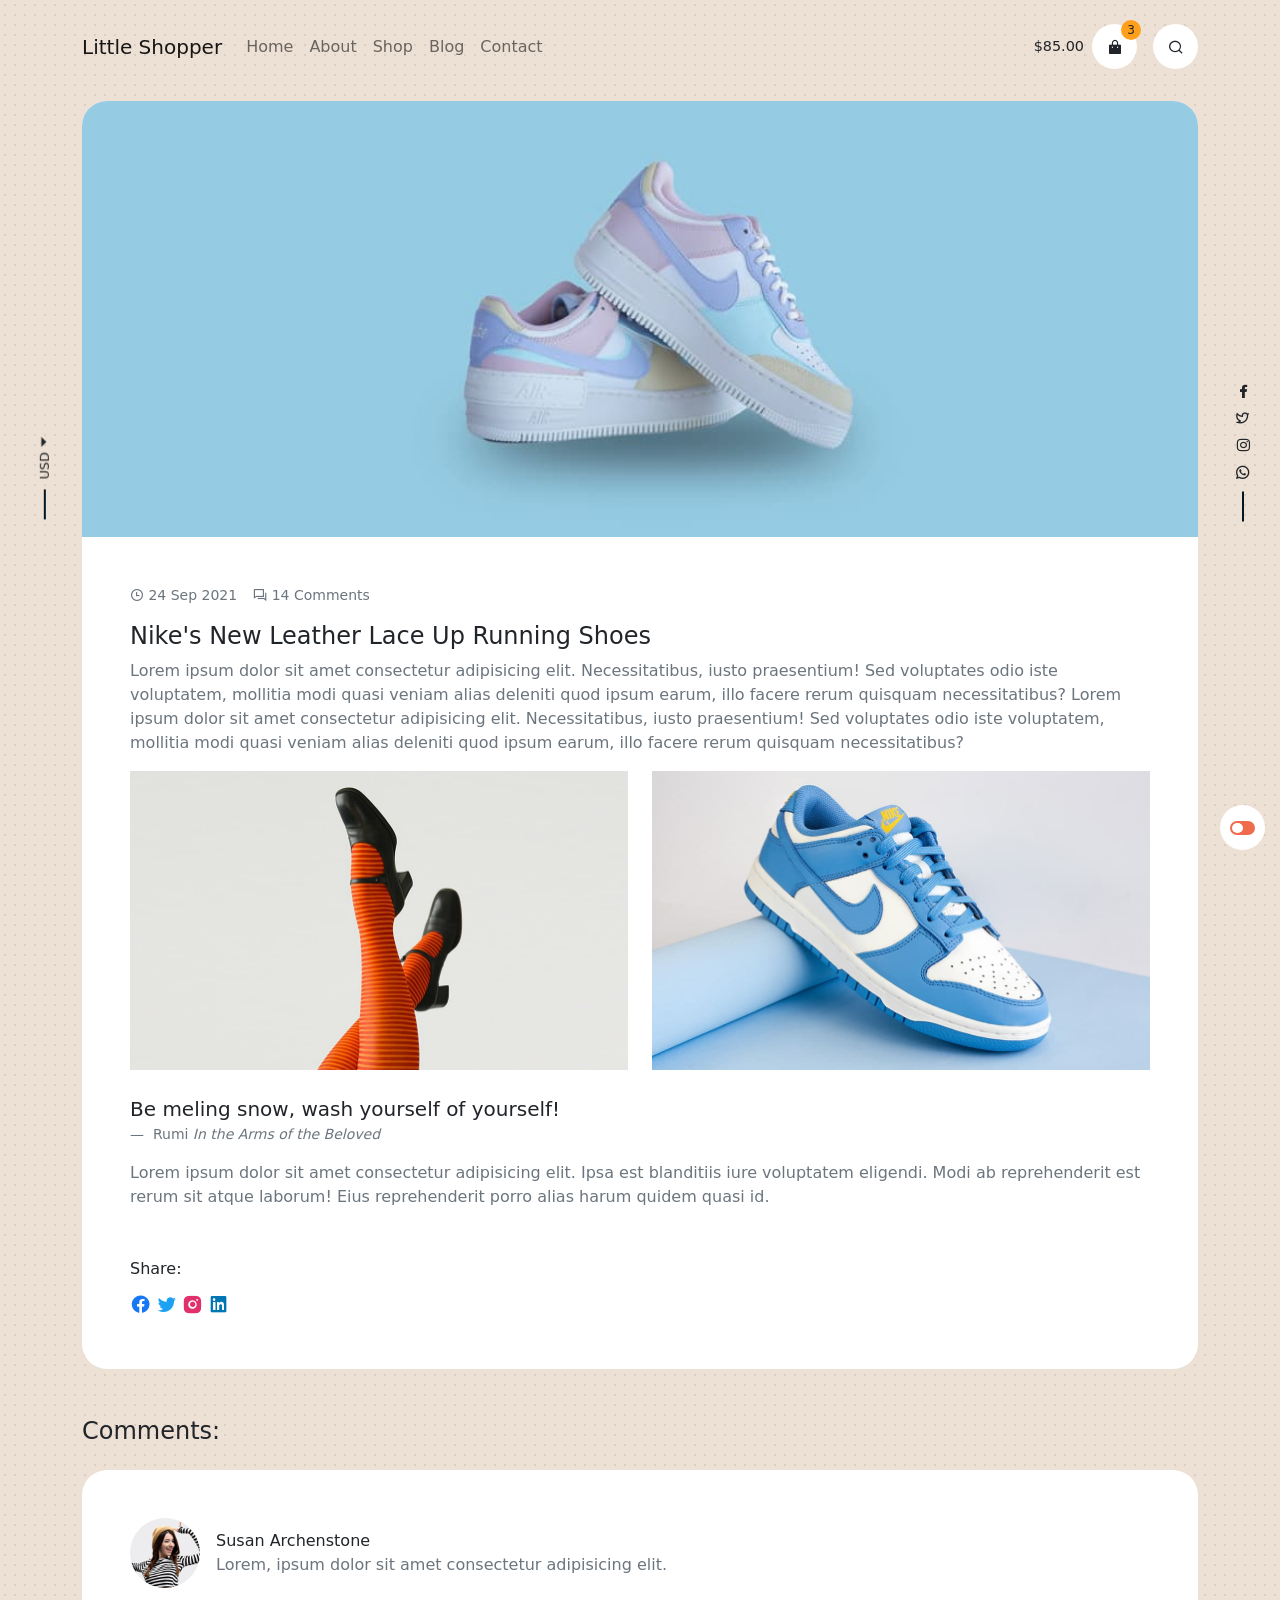
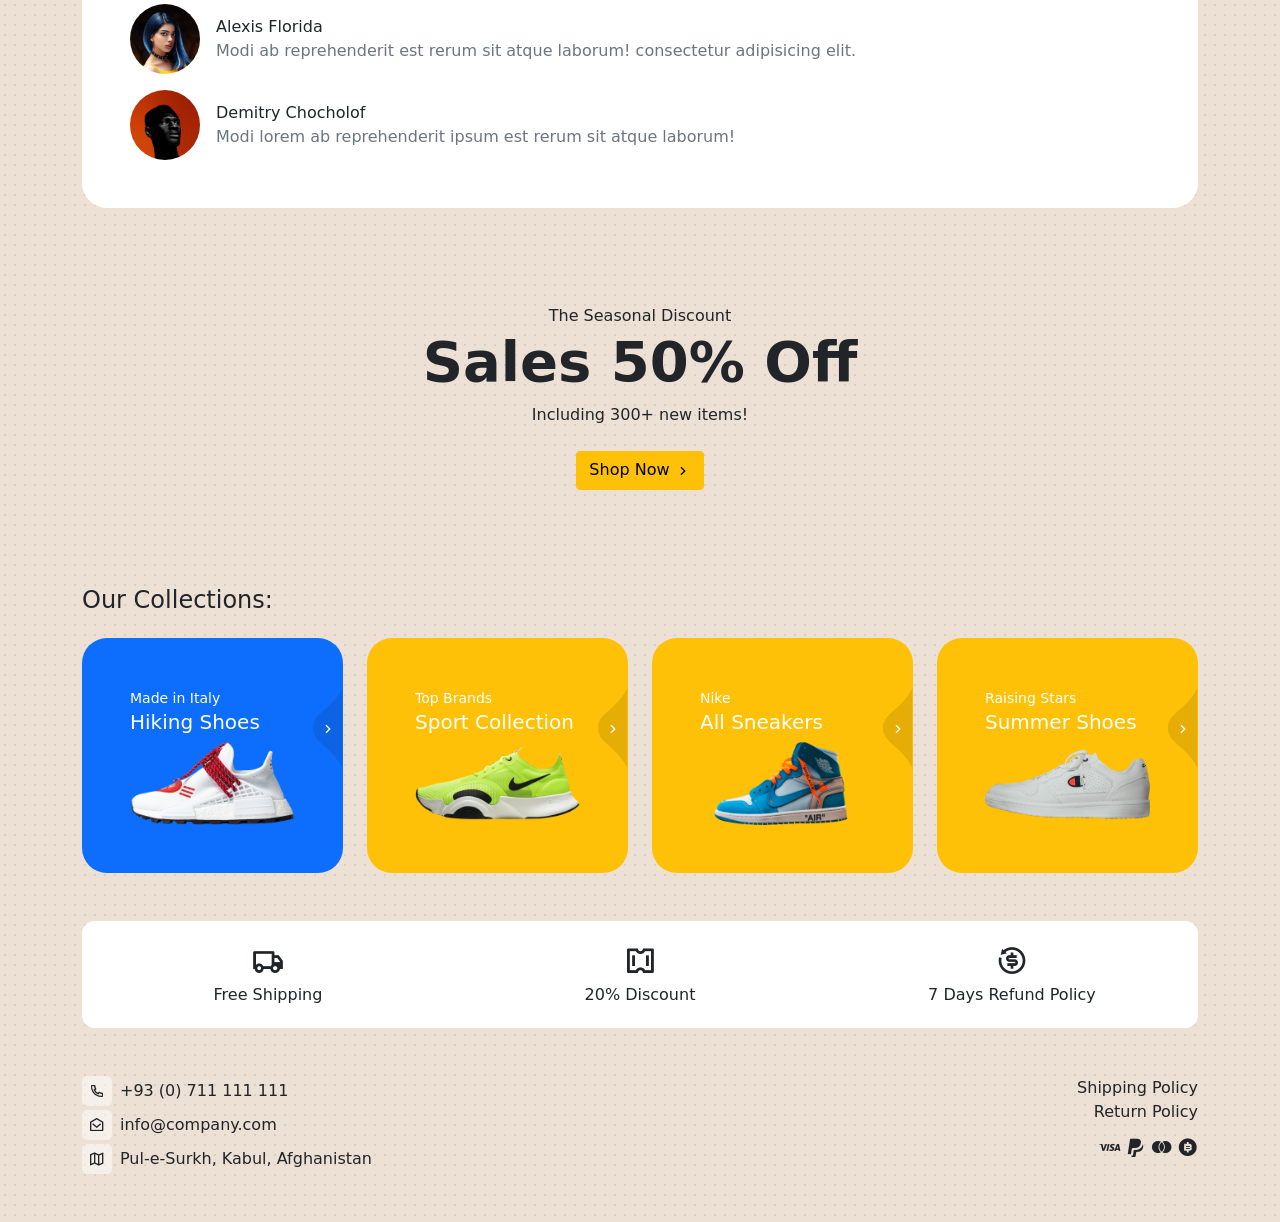
<file: single-blog.html>
<!doctype html>
<html lang="en">
	<head>
		<meta charset="utf-8">
		<meta http-equiv="x-ua-compatible" content="ie=edge">
		<title>Little Shopper | HTML5 E-Commerce Template | Single Blog</title>
		<meta name="description" content="Little shopper is a clean and minimal HTML5 template for e-commerce websites.">
		<meta name="viewport" content="width=device-width, initial-scale=1">

		<!-- Bootstrap -->
		<link rel="stylesheet" href="css/bootstrap.css">

		<!-- Main CSS Files -->
		<link rel="stylesheet" href="css/main.css">

		<!-- Font Icons (RemixIcons) -->
		<link rel="stylesheet" href="fonts/remixicon.css">

		<!-- Favicon -->
		<link rel="apple-touch-icon" sizes="57x57" href="img/favicon/apple-icon-57x57.png">
		<link rel="apple-touch-icon" sizes="60x60" href="img/favicon/apple-icon-60x60.png">
		<link rel="apple-touch-icon" sizes="72x72" href="img/favicon/apple-icon-72x72.png">
		<link rel="apple-touch-icon" sizes="76x76" href="img/favicon/apple-icon-76x76.png">
		<link rel="apple-touch-icon" sizes="114x114" href="img/favicon/apple-icon-114x114.png">
		<link rel="apple-touch-icon" sizes="120x120" href="img/favicon/apple-icon-120x120.png">
		<link rel="apple-touch-icon" sizes="144x144" href="img/favicon/apple-icon-144x144.png">
		<link rel="apple-touch-icon" sizes="152x152" href="img/favicon/apple-icon-152x152.png">
		<link rel="apple-touch-icon" sizes="180x180" href="img/favicon/apple-icon-180x180.png">
		<link rel="icon" type="image/png" sizes="192x192"  href="img/favicon/android-icon-192x192.png">
		<link rel="icon" type="image/png" sizes="32x32" href="img/favicon/favicon-32x32.png">
		<link rel="icon" type="image/png" sizes="96x96" href="img/favicon/favicon-96x96.png">
		<link rel="icon" type="image/png" sizes="16x16" href="img/favicon/favicon-16x16.png">
		<link rel="manifest" href="img/favicon/manifest.json">
		<meta name="msapplication-TileColor" content="#ffffff">
		<meta name="msapplication-TileImage" content="img/favicon/ms-icon-144x144.png">
		<meta name="theme-color" content="#ffffff">

		<!-- Facebook OG Tags -->
		<meta property="og:type" content="website">
		<meta property="og:url" content="https://ineedui.com/little-shopper/single-blog.html">
		<meta property="og:title" content="Little Shopper | HTML5 E-Commerce Template">
		<meta property="og:image" content="https://ineedui.com/little-shopper/img/slider-800x400-1.png">
		<meta property="og:description" content="Little shopper is a clean and minimal HTML5 template for e-commerce websites.">
		<meta property="og:site_name" content="Little Shopper">
		<meta property="og:locale" content="en_US">
		<!-- Next tags are optional but recommended -->
		<meta property="og:image:width" content="800">
		<meta property="og:image:height" content="400">

		<!-- Twitter Card Tags -->
		<meta name="twitter:card" content="summary">
		<meta name="twitter:site" content="@site_account">
		<meta name="twitter:creator" content="@individual_account">
		<meta name="twitter:url" content="https://ineedui.com/little-shopper/single-blog.html">
		<meta name="twitter:title" content="Little Shopper | HTML5 E-Commerce Template">
		<meta name="twitter:description" content="Little shopper is a clean and minimal HTML5 template for e-commerce websites.">
		<meta name="twitter:image" content="https://ineedui.com/little-shopper/img/slider-800x400-1.png">

	</head>
	<body class="single-blog">

		<!-- Navbar -->
		<nav class="navbar navbar-expand-lg navbar-light mt-3">
			<div class="container">
				<a class="navbar-brand" href="#">Little Shopper</a>
				<button class="navbar-toggler" type="button" data-bs-toggle="collapse" data-bs-target="#navbarSupportedContent" aria-controls="navbarSupportedContent" aria-expanded="false" aria-label="Toggle navigation">
					<span class="navbar-toggler-icon"></span>
				</button>
				<div class="collapse navbar-collapse" id="navbarSupportedContent">
					<ul class="navbar-nav me-auto mb-2 mb-lg-0">
						<li class="nav-item">
							<a class="nav-link" href="index.html">Home</a>
						</li>
						<li class="nav-item">
							<a class="nav-link" href="about.html">About</a>
						</li>
						<li class="nav-item">
							<a class="nav-link" href="shop.html">Shop</a>
						</li>
						<li class="nav-item">
							<a class="nav-link" href="blog.html">Blog</a>
						</li>
						<li class="nav-item">
							<a class="nav-link" href="contact.html">Contact</a>
						</li>
					</ul>
					<!-- Currency Toggler For Mobile -->
					<div class="d-lg-none">
						<div data-bs-toggle="collapse" data-bs-target="#mobile_currency_toggle" aria-expanded="false" aria-controls="mobile_currency_toggle" role="button">
							USD <i class="ri-arrow-down-s-fill ri-middle"></i>
						</div>
						<div class="collapse" id="mobile_currency_toggle">
							<div class="card card-body">
								<ul class="list-unstyled mb-0">
									<li><a class="link-dark text-decoration-none" href="#">USD</a></li>
									<li><a class="link-dark text-decoration-none" href="#">CAD</a></li>
									<li><a class="link-dark text-decoration-none" href="#">AUD</a></li>
								</ul>
							</div>
						</div>
					</div>
					<!-- End Currency Toggler For Mobile -->

					<!-- Cart Button -->
					<div class="nav-cart me-lg-3 mt-3 mt-lg-0" data-bs-toggle="modal" data-bs-target="#cart_modal">
						<div class="cart-icon order-lg-2 me-2 me-lg-0">
							<i class="ri-shopping-bag-fill"></i>
							<div class="item-badge">3</div>
						</div>
						<div class="cart-amount order-lg-1 me-lg-2">$85.00</div>
					</div>
					<!-- End Cart Button -->

					<!-- Search Button -->
					<div class="nav-search mt-3 mt-lg-0" data-bs-toggle="modal" data-bs-target="#search_modal">
						<i class="ri-search-line"></i>
					</div>
					<!-- End Search Button -->
				</div>
			</div>
		</nav>
		<!-- End Navbar -->

		<main>

			<!-- Blog List -->
			<section class="top mt-4">
				<div class="container">
					<div class="row">
						<div class="col-md-12">
							<div class="bg-white rounded-lg overflow-hidden">
								<img src="img/single-blog-1024x400.jpg" class="img-fluid" alt="Post Title" />
								<div class="p-3 p-md-5">
									<div class="d-flex small text-muted mb-3 align-items-center">
										<div><i class="ri-time-line ri-middle"></i> 24 Sep 2021</div>
										<div class="ms-3"><i class="ri-question-answer-line ri-middle"></i> 14 Comments</div>
									</div>
									<h1 class="h4 text-capitalize">Nike's New Leather Lace Up Running Shoes</h1>
									<p class="text-muted fw-light">Lorem ipsum dolor sit amet consectetur adipisicing elit. Necessitatibus, iusto praesentium! Sed voluptates odio iste voluptatem, mollitia modi quasi veniam alias deleniti quod ipsum earum, illo facere rerum quisquam necessitatibus? Lorem ipsum dolor sit amet consectetur adipisicing elit. Necessitatibus, iusto praesentium! Sed voluptates odio iste voluptatem, mollitia modi quasi veniam alias deleniti quod ipsum earum, illo facere rerum quisquam necessitatibus?</p>
									<div class="row">
										<div class="col-sm-6">
											<img src="img/blog-1000x600-1.jpg" alt="Image Title" class="img-fluid" />
										</div>
										<div class="col-sm-6 mt-3 mt-md-0">
											<img src="img/blog-1000x600-2.jpg" alt="Image Title" class="img-fluid" />
										</div>
									</div>
									<figure class="mt-4">
										<blockquote class="blockquote">
										  <p>Be meling snow, wash yourself of yourself!</p>
										</blockquote>
										<figcaption class="blockquote-footer">
										  Rumi <cite title="In the Arms of the Beloved">In the Arms of the Beloved</cite>
										</figcaption>
									</figure>
									<p class="text-muted fw-light">Lorem ipsum dolor sit amet consectetur adipisicing elit. Ipsa est blanditiis iure voluptatem eligendi. Modi ab reprehenderit est rerum sit atque laborum! Eius reprehenderit porro alias harum quidem quasi id.</p>
									<div class="mt-5">
										<div class="">Share:</div>
										<div class="social-share mt-3">
											<a href="#" class="facebook"><i class="ri-facebook-circle-fill ri-lg"></i></a>
											<a href="#" class="twitter"><i class="ri-twitter-fill ri-lg"></i></a>
											<a href="#" class="insta"><i class="ri-instagram-fill ri-lg"></i></a>
											<a href="#" class="linkedin"><i class="ri-linkedin-box-fill ri-lg"></i></a>
										</div>
									</div>
								</div>
							</div>
						</div>
					</div>
					<div class="row mt-5">
						<div class="col-md-12">
							<h3 class="h4 text-color-auto pb-3">Comments:</h3>
							<div class="bg-white rounded-lg p-3 p-md-5">
								<div class="d-flex align-items-center">
									<div class="me-3">
										<img src="img/author-400x400-1.jpg" class="rounded-pill author-img" alt="Author Name" />
									</div>
									<div class="">
										<div class="">Susan Archenstone</div>
										<div class="text-muted fw-light">Lorem, ipsum dolor sit amet consectetur adipisicing elit.</div>
									</div>
								</div>
								<div class="d-flex align-items-center mt-3">
									<div class="me-3">
										<img src="img/author-400x400-2.jpg" class="rounded-pill author-img" alt="Author Name" />
									</div>
									<div class="">
										<div class="">Alexis Florida</div>
										<div class="text-muted fw-light">Modi ab reprehenderit est rerum sit atque laborum! consectetur adipisicing elit.</div>
									</div>
								</div>
								<div class="d-flex align-items-center mt-3">
									<div class="me-3">
										<img src="img/author-400x400-3.jpg" class="rounded-pill author-img" alt="Author Name" />
									</div>
									<div class="">
										<div class="">Demitry Chocholof</div>
										<div class="text-muted fw-light">Modi lorem ab reprehenderit ipsum est rerum sit atque laborum!</div>
									</div>
								</div>
							</div>
						</div>
					</div>
				</div>
			</section>
			<!-- End Blog List -->

			<!-- Discount CTA Section  -->
			<section class="discount mt-5">
				<div class="container">
					<div class="row">
						<div class="col">
							<div class="text-color-auto text-center">
								<div class="mt-5">The Seasonal Discount</div>
								<h2 class="display-4 fw-bold">Sales 50% Off</h2>
								<div>Including 300+ new items!</div>
								<a href="#" class="mt-4 mb-5 btn btn-warning">Shop Now <i class="ri-arrow-right-s-line ri-middle"></i></a>
							</div>
						</div>
					</div>
				</div>
			</section>
			<!-- End Discount CTA Section  -->

			<!-- Categories Section -->
			<section class="categories mt-5">
				<div class="container">
					<div class="row mb-3">
						<div class="col">
							<h3 class="h4 text-color-auto">Our Collections:</h3>
						</div>
					</div>
					<div class="row">
						<div class="col-md-6 col-lg-3">
							<a href="collection.html" class="text-decoration-none">
								<div class="bg-primary link-badge-wrapper p-5 rounded-lg text-white position-relative">
									<span class="small">Made in Italy</span>
									<div class="h5">Hiking Shoes</div>
									<img src="img/category-800x400-1.png" alt="Collection Title" class="img-fluid" />
									<span class="link-badge">
										<i class="ri-arrow-right-s-line"></i>
									</span>
								</div>
							</a>
						</div>
						<div class="col-md-6 col-lg-3 mt-3 mt-md-0">
							<a href="collection.html" class="text-decoration-none">
								<div class="bg-warning link-badge-wrapper p-5 text-white rounded-lg position-relative">
									<span class="small">Top Brands</span>
									<div class="h5">Sport Collection</div>
									<img src="img/category-800x400-2.png" alt="Collection Title" class="img-fluid" />
									<span class="link-badge">
										<i class="ri-arrow-right-s-line"></i>
									</span>
								</div>
							</a>
						</div>
						<div class="col-md-6 col-lg-3 mt-3 mt-lg-0">
							<a href="collection.html" class="text-decoration-none">
								<div class="bg-warning link-badge-wrapper p-5 text-white rounded-lg position-relative">
									<span class="small">Nike</span>
									<div class="h5">All Sneakers</div>
									<img src="img/category-800x400-3.png" alt="Collection Title" class="img-fluid" />
									<span class="link-badge">
										<i class="ri-arrow-right-s-line"></i>
									</span>
								</div>
							</a>
						</div>
						<div class="col-md-6 col-lg-3 mt-3 mt-lg-0">
							<a href="collection.html" class="text-decoration-none">
								<div class="bg-warning link-badge-wrapper p-5 text-white rounded-lg position-relative">
									<span class="small">Raising Stars</span>
									<div class="h5">Summer Shoes</div>
									<img src="img/category-800x400-4.png" alt="Collection Title" class="img-fluid" />
									<span class="link-badge">
										<i class="ri-arrow-right-s-line"></i>
									</span>
								</div>
							</a>
						</div>
					</div>
				</div>
			</section>
			<!-- End Categories Section -->

			<!-- Features Section -->
			<section class="features mt-5">
				<div class="container">
					<div class="row text-center bg-white mx-0 py-3 rounded-md">
						<div class="col-md-4">
							<i class="ri-truck-line ri-2x"></i>
							<h4 class="fs-6 fw-normal">Free Shipping</h4>
						</div>
						<div class="col-md-4">
							<i class="ri-coupon-4-line ri-2x"></i>
							<h4 class="fs-6 fw-normal">20% Discount</h4>
						</div>
						<div class="col-md-4">
							<i class="ri-refund-2-line ri-2x"></i>
							<h4 class="fs-6 fw-normal">7 Days Refund Policy</h4>
						</div>
					</div>
				</div>
			</section>
			<!-- End Features Section -->
		</main>

		<!-- Footer -->
		<footer class="mt-5 mb-lg-5">
			<div class="container">
				<div class="row">
					<div class="col-md-6">
						<div class="d-flex align-items-center">
							<div class="icon-wrapper me-2">
								<i class="ri-phone-line"></i>
							</div>
							<a href="tel:+93-711-111-111" class="text-color-auto text-decoration-none" rel="nofollow">+93 (0) 711 111 111</a>
						</div>
						<div class="mt-1 d-flex align-items-center">
							<div class="icon-wrapper me-2">
								<i class="ri-mail-open-line"></i>
							</div>
							<a href="mailto:info@company.com" class="text-color-auto text-decoration-none" rel="nofollow">info@company.com</a>
						</div>
						<div class="mt-1 d-flex align-items-center">
							<div class="icon-wrapper me-2">
								<i class="ri-map-2-line"></i>
							</div>
							<address class="d-inline-block mb-0 text-color-auto">Pul-e-Surkh, Kabul, Afghanistan</address>
						</div>
					</div>
					<div class="col-md-6 text-md-end mt-3 mt-lg-0">
						<ul class="list-unstyled">
							<li><a href="#" class="text-color-auto text-decoration-none">Shipping Policy</a></li>
							<li><a href="#" class="text-color-auto text-decoration-none">Return Policy</a></li>
						</ul>
						<div class="text-color-auto">
							<i class="ri-visa-line ri-lg"></i>
							<i class="ri-paypal-fill ri-lg"></i>
							<i class="ri-mastercard-fill ri-lg"></i>
							<i class="ri-bit-coin-fill ri-lg"></i>
						</div>
					</div>
				</div>
			</div>
		</footer>
		<!-- End Footer -->

		<!-- Currency Toggler -->
		<div class="dropend d-none d-lg-block">
			<div id="currency_toggle" class="dropdown-toggle currency-toggle" data-bs-toggle="dropdown" aria-expanded="false" role="button">
			  USD
			</div>
			<ul class="dropdown-menu" aria-labelledby="currency_toggle">
				<li><a class="dropdown-item" href="#">USD</a></li>
				<li><a class="dropdown-item" href="#">CAD</a></li>
				<li><a class="dropdown-item" href="#">AUD</a></li>
			</ul>
		</div>
		<!-- End Currency Toggler -->

		<!-- Dark Mode Toggler -->
		<div class="dark-mode-toggle">
			<input class="toggler toggler-light" id="dm_toggle" type="checkbox"/>
			<label class="toggler-btn" for="dm_toggle"></label>
		</div>
		<!-- End Dark Mode Toggler -->

		<!-- Social Media Links -->
		<div class="social-media text-center my-3 my-lg-0">
			<a href="#" target="_blank" rel="noopener" class="text-decoration-none text-color-auto"><i class="ri-facebook-fill"></i></a>
			<a href="#" target="_blank" rel="noopener" class="text-decoration-none text-color-auto"><i class="ri-twitter-line"></i></a>
			<a href="#" target="_blank" rel="noopener" class="text-decoration-none text-color-auto"><i class="ri-instagram-line"></i></a>
			<a href="#" target="_blank" rel="noopener" class="text-decoration-none text-color-auto"><i class="ri-whatsapp-line"></i></a>
		</div>
		<!-- End Social Media Links -->

		<!-- Search Modal -->
		<div class="modal fade search-modal" id="search_modal" tabindex="-1" aria-labelledby="search_label" aria-hidden="true">
			<div class="modal-dialog modal-xl">
				<div class="modal-content border-0 rounded-lg pt-4">
					<div class="modal-body p-3 p-lg-5">
						<button type="button" class="btn-close" data-bs-dismiss="modal" aria-label="Close"></button>
						<div class="row justify-content-center">
							<div class="col-md-7 mt-4 text-center">
								<form action="#" method="post">
									<label for="search_input" id="search_label" class="visually-hidden">Search</label>
									<input type="search" class="form-control text-center border-0 border-bottom" id="search_input" placeholder="What are you looking for?" required />
								</form>
							</div>
						</div>
						<div class="row justify-content-center text-center">
							<div class="col-md-8">
								<div class="mt-3 mt-lg-5">Popular Searches:</div>
								<div class="mt-2">
									<a href="#" class="tag-outline">Nike</a>
									<a href="#" class="tag-outline">Running Shoes</a>
									<a href="#" class="tag-outline">Sneakers</a>
									<a href="#" class="tag-outline">2022</a>
									<a href="#" class="tag-outline">Boots</a>
								</div>
							</div>
						</div>
						<div class="row mt-2 mt-lg-4">
							<div class="col-md-4">
								<a href="#" class="text-decoration-none">
									<div class="link-badge-wrapper bg-warning p-4 rounded-lg text-white position-relative">
										<span class="small">Made in Italy</span>
										<div class="h5">Hiking Shoes</div>
										<img src="img/slider-800x400-1.png" alt="Hiking Shoes" class="img-fluid" />
										<span class="link-badge">
											<i class="ri-arrow-right-s-line"></i>
										</span>
									</div>
								</a>
							</div>
							<div class="col-md-4 mt-3 mt-md-0">
								<a href="#" class="text-decoration-none">
									<div class="link-badge-wrapper bg-danger p-4 rounded-lg text-white position-relative">
										<span class="small">For sporters</span>
										<div class="h5">Running Shoes</div>
										<img src="img/slider-800x400-2.png" alt="Hiking Shoes" class="img-fluid" />
										<span class="link-badge">
											<i class="ri-arrow-right-s-line"></i>
										</span>
									</div>
								</a>
							</div>
							<div class="col-md-4 mt-3 mt-md-0">
								<a href="#" class="text-decoration-none">
									<div class="link-badge-wrapper bg-success p-4 rounded-lg text-white position-relative">
										<span class="small">Feel comfort</span>
										<div class="h5">Sneakers</div>
										<img src="img/slider-800x400-3.png" alt="Hiking Shoes" class="img-fluid" />
										<span class="link-badge">
											<i class="ri-arrow-right-s-line"></i>
										</span>
									</div>
								</a>
							</div>
						</div>
					</div>
				</div>
			</div>
		</div>
		<!-- End Search Modal -->

		<!-- Cart Modal -->
		<div class="modal fade cart-modal" id="cart_modal" tabindex="-1" aria-labelledby="cart_label" aria-hidden="true">
			<div class="modal-dialog modal-sm">
				<div class="modal-content border-0 rounded-lg">
					<div class="modal-header">
						<h5 class="modal-title" id="cart_label">Your Cart</h5>
						<span class="small text-muted ms-2">(3 Items)</span>
						<button type="button" class="btn-close" data-bs-dismiss="modal" aria-label="Close"></button>
					</div>
					<div class="modal-body">
						<!-- Cart Item -->
						<div class="row cart-item">
							<div class="col-3">
								<div class="product-thumb-wrapper">
									<img src="img/shoe-800x800-1.png" alt="Super Sport Shoes" class="img-fluid" />
								</div>
							</div>
							<div class="col-9 position-relative pe-4">
								<div>Fomex Men's Lace Up Shoes</div>
								<div class="text-muted small">1 x $80</div>
								<div class="close bg-secondary">
									<i class="ri-close-line"></i>
								</div>
							</div>
						</div>
						<!-- End Cart Item -->

						<!-- Cart Item -->
						<div class="row cart-item mt-3">
							<div class="col-3">
								<div class="product-thumb-wrapper">
									<img src="img/shoe-800x800-2.png" alt="Super Sport Shoes" class="img-fluid" />
								</div>
							</div>
							<div class="col-9 position-relative pe-4">
								<div>Nike Sports Running Shoes</div>
								<div class="text-muted small">2 x $120</div>
								<div class="close bg-secondary">
									<i class="ri-close-line"></i>
								</div>
							</div>
						</div>
						<!-- End Cart Item -->

						<!-- Cart Item -->
						<div class="row cart-item mt-3">
							<div class="col-3">
								<div class="product-thumb-wrapper">
									<img src="img/shoe-800x800-3.png" alt="Super Sport Shoes" class="img-fluid" />
								</div>
							</div>
							<div class="col-9 position-relative pe-4">
								<div>Nike Sports Running Shoes</div>
								<div class="text-muted small">1 x $100</div>
								<div class="close bg-secondary">
									<i class="ri-close-line"></i>
								</div>
							</div>
						</div>
						<!-- End Cart Item -->
					</div>
					<div class="modal-footer">
						<button type="button" class="btn btn-dark rounded-pill flex-grow-1">View Cart <i class="ri-eye-line ri-middle ps-1"></i></button>
						<button type="button" class="btn btn-danger rounded-pill flex-grow-1">Checkout <i class="ri-check-double-line ri-middle ps-1"></i></button>
					</div>
				</div>
			</div>
		</div>
		<!-- End Cart Modal -->

		<!-- JQuery -->
		<script src="js/jquery-3.4.1.min.js"></script>

		<!-- Bootstrap JS -->
		<script src="js/bootstrap.bundle.min.js"></script>
		
		<!-- Main JS File -->
		<script src="js/main.js"></script>
	</body>
</html>
</file>
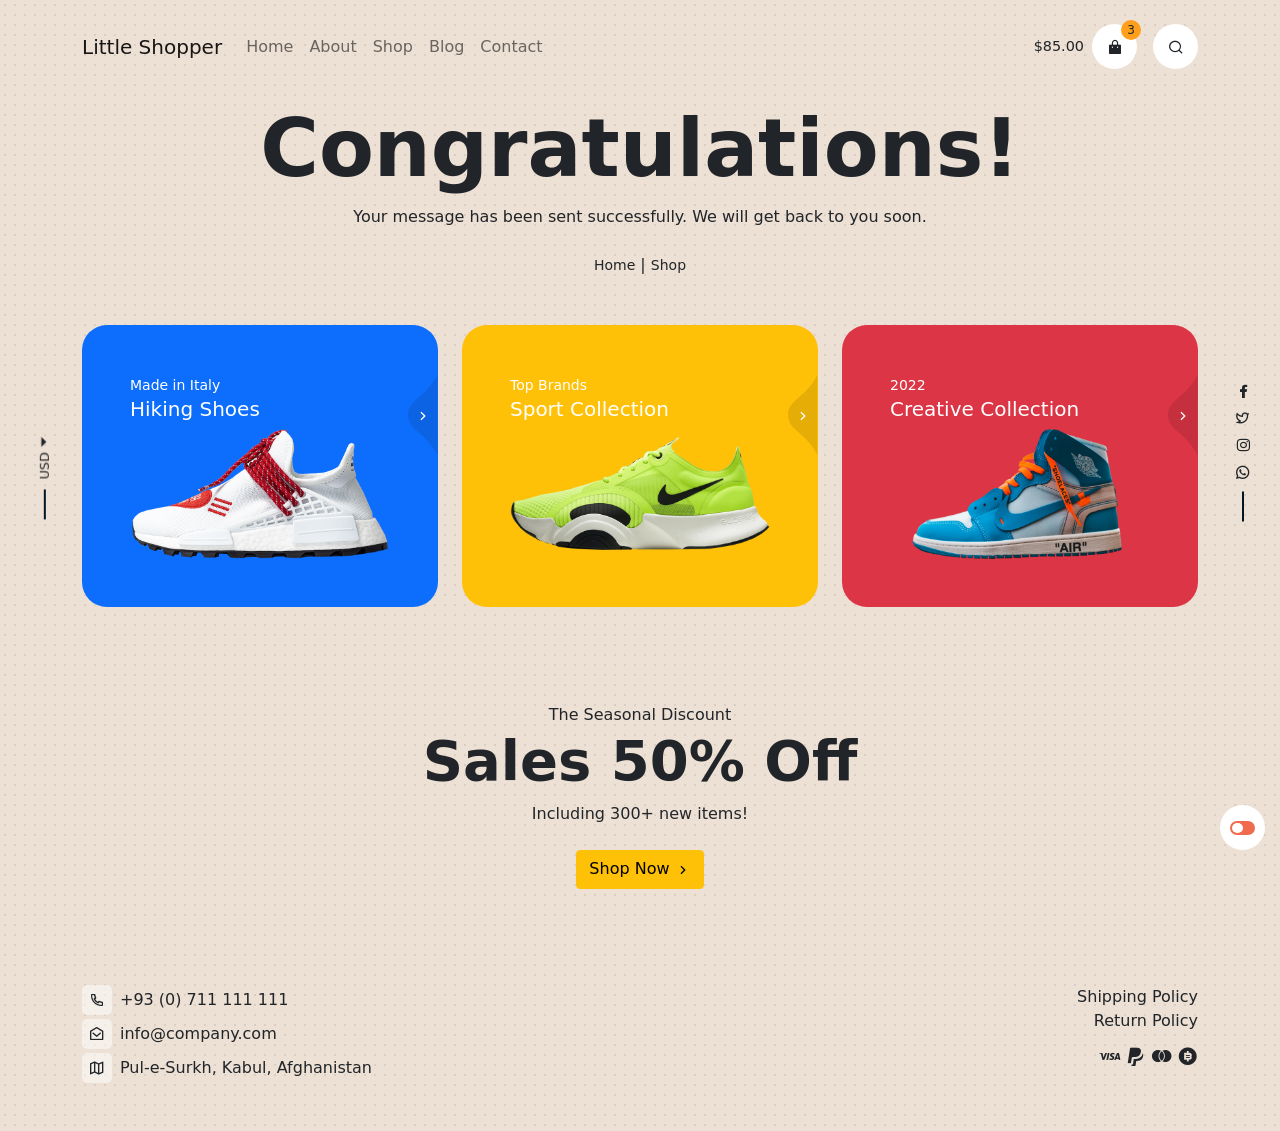
<file: success.html>
<!doctype html>
<html lang="en">
	<head>
		<meta charset="utf-8">
		<meta http-equiv="x-ua-compatible" content="ie=edge">
		<title>Little Shopper | HTML5 E-Commerce Template | Message Sent</title>
		<meta name="description" content="Little shopper is a clean and minimal HTML5 template for e-commerce websites.">
		<meta name="viewport" content="width=device-width, initial-scale=1">

		<!-- Bootstrap -->
		<link rel="stylesheet" href="css/bootstrap.css">

		<!-- Main CSS Files -->
		<link rel="stylesheet" href="css/main.css">

		<!-- Font Icons (RemixIcons) -->
		<link rel="stylesheet" href="fonts/remixicon.css">

		<!-- Favicon -->
		<link rel="apple-touch-icon" sizes="57x57" href="img/favicon/apple-icon-57x57.png">
		<link rel="apple-touch-icon" sizes="60x60" href="img/favicon/apple-icon-60x60.png">
		<link rel="apple-touch-icon" sizes="72x72" href="img/favicon/apple-icon-72x72.png">
		<link rel="apple-touch-icon" sizes="76x76" href="img/favicon/apple-icon-76x76.png">
		<link rel="apple-touch-icon" sizes="114x114" href="img/favicon/apple-icon-114x114.png">
		<link rel="apple-touch-icon" sizes="120x120" href="img/favicon/apple-icon-120x120.png">
		<link rel="apple-touch-icon" sizes="144x144" href="img/favicon/apple-icon-144x144.png">
		<link rel="apple-touch-icon" sizes="152x152" href="img/favicon/apple-icon-152x152.png">
		<link rel="apple-touch-icon" sizes="180x180" href="img/favicon/apple-icon-180x180.png">
		<link rel="icon" type="image/png" sizes="192x192"  href="img/favicon/android-icon-192x192.png">
		<link rel="icon" type="image/png" sizes="32x32" href="img/favicon/favicon-32x32.png">
		<link rel="icon" type="image/png" sizes="96x96" href="img/favicon/favicon-96x96.png">
		<link rel="icon" type="image/png" sizes="16x16" href="img/favicon/favicon-16x16.png">
		<link rel="manifest" href="img/favicon/manifest.json">
		<meta name="msapplication-TileColor" content="#ffffff">
		<meta name="msapplication-TileImage" content="img/favicon/ms-icon-144x144.png">
		<meta name="theme-color" content="#ffffff">

		<!-- Facebook OG Tags -->
		<meta property="og:type" content="website">
		<meta property="og:url" content="https://ineedui.com/little-shopper/success.html">
		<meta property="og:title" content="Little Shopper | HTML5 E-Commerce Template">
		<meta property="og:image" content="https://ineedui.com/little-shopper/img/slider-800x400-1.png">
		<meta property="og:description" content="Little shopper is a clean and minimal HTML5 template for e-commerce websites.">
		<meta property="og:site_name" content="Little Shopper">
		<meta property="og:locale" content="en_US">
		<!-- Next tags are optional but recommended -->
		<meta property="og:image:width" content="800">
		<meta property="og:image:height" content="400">

		<!-- Twitter Card Tags -->
		<meta name="twitter:card" content="summary">
		<meta name="twitter:site" content="@site_account">
		<meta name="twitter:creator" content="@individual_account">
		<meta name="twitter:url" content="https://ineedui.com/little-shopper/success.html">
		<meta name="twitter:title" content="Little Shopper | HTML5 E-Commerce Template">
		<meta name="twitter:description" content="Little shopper is a clean and minimal HTML5 template for e-commerce websites.">
		<meta name="twitter:image" content="https://ineedui.com/little-shopper/img/slider-800x400-1.png">

	</head>
	<body class="success">

		<!-- Navbar -->
		<nav class="navbar navbar-expand-lg navbar-light mt-3">
			<div class="container">
				<a class="navbar-brand" href="#">Little Shopper</a>
				<button class="navbar-toggler" type="button" data-bs-toggle="collapse" data-bs-target="#navbarSupportedContent" aria-controls="navbarSupportedContent" aria-expanded="false" aria-label="Toggle navigation">
					<span class="navbar-toggler-icon"></span>
				</button>
				<div class="collapse navbar-collapse" id="navbarSupportedContent">
					<ul class="navbar-nav me-auto mb-2 mb-lg-0">
						<li class="nav-item">
							<a class="nav-link" href="index.html">Home</a>
						</li>
						<li class="nav-item">
							<a class="nav-link" href="about.html">About</a>
						</li>
						<li class="nav-item">
							<a class="nav-link" href="shop.html">Shop</a>
						</li>
						<li class="nav-item">
							<a class="nav-link" href="blog.html">Blog</a>
						</li>
						<li class="nav-item">
							<a class="nav-link" href="contact.html">Contact</a>
						</li>
					</ul>
					<!-- Currency Toggler For Mobile -->
					<div class="d-lg-none">
						<div data-bs-toggle="collapse" data-bs-target="#mobile_currency_toggle" aria-expanded="false" aria-controls="mobile_currency_toggle" role="button">
							USD <i class="ri-arrow-down-s-fill ri-middle"></i>
						</div>
						<div class="collapse" id="mobile_currency_toggle">
							<div class="card card-body">
								<ul class="list-unstyled mb-0">
									<li><a class="link-dark text-decoration-none" href="#">USD</a></li>
									<li><a class="link-dark text-decoration-none" href="#">CAD</a></li>
									<li><a class="link-dark text-decoration-none" href="#">AUD</a></li>
								</ul>
							</div>
						</div>
					</div>
					<!-- End Currency Toggler For Mobile -->

					<!-- Cart Button -->
					<div class="nav-cart me-lg-3 mt-3 mt-lg-0" data-bs-toggle="modal" data-bs-target="#cart_modal">
						<div class="cart-icon order-lg-2 me-2 me-lg-0">
							<i class="ri-shopping-bag-fill"></i>
							<div class="item-badge">3</div>
						</div>
						<div class="cart-amount order-lg-1 me-lg-2">$85.00</div>
					</div>
					<!-- End Cart Button -->

					<!-- Search Button -->
					<div class="nav-search mt-3 mt-lg-0" data-bs-toggle="modal" data-bs-target="#search_modal">
						<i class="ri-search-line"></i>
					</div>
					<!-- End Search Button -->
				</div>
			</div>
		</nav>
		<!-- End Navbar -->

		<main>

			<!-- Contact Section -->
			<section class="top mt-4">
				<div class="container">
					<div class="row">
						<div class="col-md-12 text-center text-color-auto">
							<h1 class="display-1 fw-bold">Congratulations!</h1>
							<div class="mb-4">Your message has been sent successfully. We will get back to you soon.</div>
							<a class="text-decoration-none text-color-auto small" href="index.html">Home</a> |
							<a class="text-decoration-none text-color-auto small" href="shop.html">Shop</a>
						</div>
					</div>
				</div>
			</section>
			<!-- End Contact Section -->

			<!-- Categories Section -->
			<section class="categories mt-5">
				<div class="container">
					<div class="row">
						<div class="col-md-4">
							<a href="collection.html" class="text-decoration-none">
								<div class="bg-primary link-badge-wrapper p-5 rounded-lg text-white position-relative">
									<span class="small">Made in Italy</span>
									<div class="h5">Hiking Shoes</div>
									<img src="img/category-800x400-1.png" alt="Collection Title" class="img-fluid" />
									<span class="link-badge">
										<i class="ri-arrow-right-s-line"></i>
									</span>
								</div>
							</a>
						</div>
						<div class="col-md-4 mt-3 mt-md-0">
							<a href="collection.html" class="text-decoration-none">
								<div class="bg-warning link-badge-wrapper p-5 text-white rounded-lg position-relative">
									<span class="small">Top Brands</span>
									<div class="h5">Sport Collection</div>
									<img src="img/category-800x400-2.png" alt="Collection Title" class="img-fluid" />
									<span class="link-badge">
										<i class="ri-arrow-right-s-line"></i>
									</span>
								</div>
							</a>
						</div>
						<div class="col-md-4 mt-3 mt-md-0">
							<a href="collection.html" class="text-decoration-none">
								<div class="bg-danger link-badge-wrapper p-5 text-white rounded-lg position-relative">
									<span class="small">2022</span>
									<div class="h5">Creative Collection</div>
									<img src="img/category-800x400-3.png" alt="Collection Title" class="img-fluid" />
									<span class="link-badge">
										<i class="ri-arrow-right-s-line"></i>
									</span>
								</div>
							</a>
						</div>
					</div>
				</div>
			</section>
			<!-- End Categories Section -->

			<!-- Discount CTA Section  -->
			<section class="discount mt-5">
				<div class="container">
					<div class="row">
						<div class="col">
							<div class="text-color-auto text-center">
								<div class="mt-5">The Seasonal Discount</div>
								<h2 class="display-4 fw-bold">Sales 50% Off</h2>
								<div>Including 300+ new items!</div>
								<a href="#" class="mt-4 mb-5 btn btn-warning">Shop Now <i class="ri-arrow-right-s-line ri-middle"></i></a>
							</div>
						</div>
					</div>
				</div>
			</section>
			<!-- End Discount CTA Section  -->
		</main>

		<!-- Footer -->
		<footer class="mt-5 mb-lg-5">
			<div class="container">
				<div class="row">
					<div class="col-md-6">
						<div class="d-flex align-items-center">
							<div class="icon-wrapper me-2">
								<i class="ri-phone-line"></i>
							</div>
							<a href="tel:+93-711-111-111" class="text-color-auto text-decoration-none" rel="nofollow">+93 (0) 711 111 111</a>
						</div>
						<div class="mt-1 d-flex align-items-center">
							<div class="icon-wrapper me-2">
								<i class="ri-mail-open-line"></i>
							</div>
							<a href="mailto:info@company.com" class="text-color-auto text-decoration-none" rel="nofollow">info@company.com</a>
						</div>
						<div class="mt-1 d-flex align-items-center">
							<div class="icon-wrapper me-2">
								<i class="ri-map-2-line"></i>
							</div>
							<address class="d-inline-block mb-0 text-color-auto">Pul-e-Surkh, Kabul, Afghanistan</address>
						</div>
					</div>
					<div class="col-md-6 text-md-end mt-3 mt-lg-0">
						<ul class="list-unstyled">
							<li><a href="#" class="text-color-auto text-decoration-none">Shipping Policy</a></li>
							<li><a href="#" class="text-color-auto text-decoration-none">Return Policy</a></li>
						</ul>
						<div class="text-color-auto">
							<i class="ri-visa-line ri-lg"></i>
							<i class="ri-paypal-fill ri-lg"></i>
							<i class="ri-mastercard-fill ri-lg"></i>
							<i class="ri-bit-coin-fill ri-lg"></i>
						</div>
					</div>
				</div>
			</div>
		</footer>
		<!-- End Footer -->

		<!-- Currency Toggler -->
		<div class="dropend d-none d-lg-block">
			<div id="currency_toggle" class="dropdown-toggle currency-toggle" data-bs-toggle="dropdown" aria-expanded="false" role="button">
			  USD
			</div>
			<ul class="dropdown-menu" aria-labelledby="currency_toggle">
				<li><a class="dropdown-item" href="#">USD</a></li>
				<li><a class="dropdown-item" href="#">CAD</a></li>
				<li><a class="dropdown-item" href="#">AUD</a></li>
			</ul>
		</div>
		<!-- End Currency Toggler -->

		<!-- Dark Mode Toggler -->
		<div class="dark-mode-toggle">
			<input class="toggler toggler-light" id="dm_toggle" type="checkbox"/>
			<label class="toggler-btn" for="dm_toggle"></label>
		</div>
		<!-- End Dark Mode Toggler -->

		<!-- Social Media Links -->
		<div class="social-media text-center my-3 my-lg-0">
			<a href="#" target="_blank" rel="noopener" class="text-decoration-none text-color-auto"><i class="ri-facebook-fill"></i></a>
			<a href="#" target="_blank" rel="noopener" class="text-decoration-none text-color-auto"><i class="ri-twitter-line"></i></a>
			<a href="#" target="_blank" rel="noopener" class="text-decoration-none text-color-auto"><i class="ri-instagram-line"></i></a>
			<a href="#" target="_blank" rel="noopener" class="text-decoration-none text-color-auto"><i class="ri-whatsapp-line"></i></a>
		</div>
		<!-- End Social Media Links -->

		<!-- Search Modal -->
		<div class="modal fade search-modal" id="search_modal" tabindex="-1" aria-labelledby="search_label" aria-hidden="true">
			<div class="modal-dialog modal-xl">
				<div class="modal-content border-0 rounded-lg pt-4">
					<div class="modal-body p-3 p-lg-5">
						<button type="button" class="btn-close" data-bs-dismiss="modal" aria-label="Close"></button>
						<div class="row justify-content-center">
							<div class="col-md-7 mt-4 text-center">
								<form action="#" method="post">
									<label for="search_input" id="search_label" class="visually-hidden">Search</label>
									<input type="search" class="form-control text-center border-0 border-bottom" id="search_input" placeholder="What are you looking for?" required />
								</form>
							</div>
						</div>
						<div class="row justify-content-center text-center">
							<div class="col-md-8">
								<div class="mt-3 mt-lg-5">Popular Searches:</div>
								<div class="mt-2">
									<a href="#" class="tag-outline">Nike</a>
									<a href="#" class="tag-outline">Running Shoes</a>
									<a href="#" class="tag-outline">Sneakers</a>
									<a href="#" class="tag-outline">2022</a>
									<a href="#" class="tag-outline">Boots</a>
								</div>
							</div>
						</div>
						<div class="row mt-2 mt-lg-4">
							<div class="col-md-4">
								<a href="#" class="text-decoration-none">
									<div class="link-badge-wrapper bg-warning p-4 rounded-lg text-white position-relative">
										<span class="small">Made in Italy</span>
										<div class="h5">Hiking Shoes</div>
										<img src="img/slider-800x400-1.png" alt="Hiking Shoes" class="img-fluid" />
										<span class="link-badge">
											<i class="ri-arrow-right-s-line"></i>
										</span>
									</div>
								</a>
							</div>
							<div class="col-md-4 mt-3 mt-md-0">
								<a href="#" class="text-decoration-none">
									<div class="link-badge-wrapper bg-danger p-4 rounded-lg text-white position-relative">
										<span class="small">For sporters</span>
										<div class="h5">Running Shoes</div>
										<img src="img/slider-800x400-2.png" alt="Hiking Shoes" class="img-fluid" />
										<span class="link-badge">
											<i class="ri-arrow-right-s-line"></i>
										</span>
									</div>
								</a>
							</div>
							<div class="col-md-4 mt-3 mt-md-0">
								<a href="#" class="text-decoration-none">
									<div class="link-badge-wrapper bg-success p-4 rounded-lg text-white position-relative">
										<span class="small">Feel comfort</span>
										<div class="h5">Sneakers</div>
										<img src="img/slider-800x400-3.png" alt="Hiking Shoes" class="img-fluid" />
										<span class="link-badge">
											<i class="ri-arrow-right-s-line"></i>
										</span>
									</div>
								</a>
							</div>
						</div>
					</div>
				</div>
			</div>
		</div>
		<!-- End Search Modal -->

		<!-- Cart Modal -->
		<div class="modal fade cart-modal" id="cart_modal" tabindex="-1" aria-labelledby="cart_label" aria-hidden="true">
			<div class="modal-dialog modal-sm">
				<div class="modal-content border-0 rounded-lg">
					<div class="modal-header">
						<h5 class="modal-title" id="cart_label">Your Cart</h5>
						<span class="small text-muted ms-2">(3 Items)</span>
						<button type="button" class="btn-close" data-bs-dismiss="modal" aria-label="Close"></button>
					</div>
					<div class="modal-body">
						<!-- Cart Item -->
						<div class="row cart-item">
							<div class="col-3">
								<div class="product-thumb-wrapper">
									<img src="img/shoe-800x800-1.png" alt="Super Sport Shoes" class="img-fluid" />
								</div>
							</div>
							<div class="col-9 position-relative pe-4">
								<div>Fomex Men's Lace Up Shoes</div>
								<div class="text-muted small">1 x $80</div>
								<div class="close bg-secondary">
									<i class="ri-close-line"></i>
								</div>
							</div>
						</div>
						<!-- End Cart Item -->

						<!-- Cart Item -->
						<div class="row cart-item mt-3">
							<div class="col-3">
								<div class="product-thumb-wrapper">
									<img src="img/shoe-800x800-2.png" alt="Super Sport Shoes" class="img-fluid" />
								</div>
							</div>
							<div class="col-9 position-relative pe-4">
								<div>Nike Sports Running Shoes</div>
								<div class="text-muted small">2 x $120</div>
								<div class="close bg-secondary">
									<i class="ri-close-line"></i>
								</div>
							</div>
						</div>
						<!-- End Cart Item -->

						<!-- Cart Item -->
						<div class="row cart-item mt-3">
							<div class="col-3">
								<div class="product-thumb-wrapper">
									<img src="img/shoe-800x800-3.png" alt="Super Sport Shoes" class="img-fluid" />
								</div>
							</div>
							<div class="col-9 position-relative pe-4">
								<div>Nike Sports Running Shoes</div>
								<div class="text-muted small">1 x $100</div>
								<div class="close bg-secondary">
									<i class="ri-close-line"></i>
								</div>
							</div>
						</div>
						<!-- End Cart Item -->
					</div>
					<div class="modal-footer">
						<button type="button" class="btn btn-dark rounded-pill flex-grow-1">View Cart <i class="ri-eye-line ri-middle ps-1"></i></button>
						<button type="button" class="btn btn-danger rounded-pill flex-grow-1">Checkout <i class="ri-check-double-line ri-middle ps-1"></i></button>
					</div>
				</div>
			</div>
		</div>
		<!-- End Cart Modal -->

		<!-- JQuery -->
		<script src="js/jquery-3.4.1.min.js"></script>

		<!-- Bootstrap JS -->
		<script src="js/bootstrap.bundle.min.js"></script>
		
		<!-- Main JS File -->
		<script src="js/main.js"></script>
	</body>
</html>
</file>
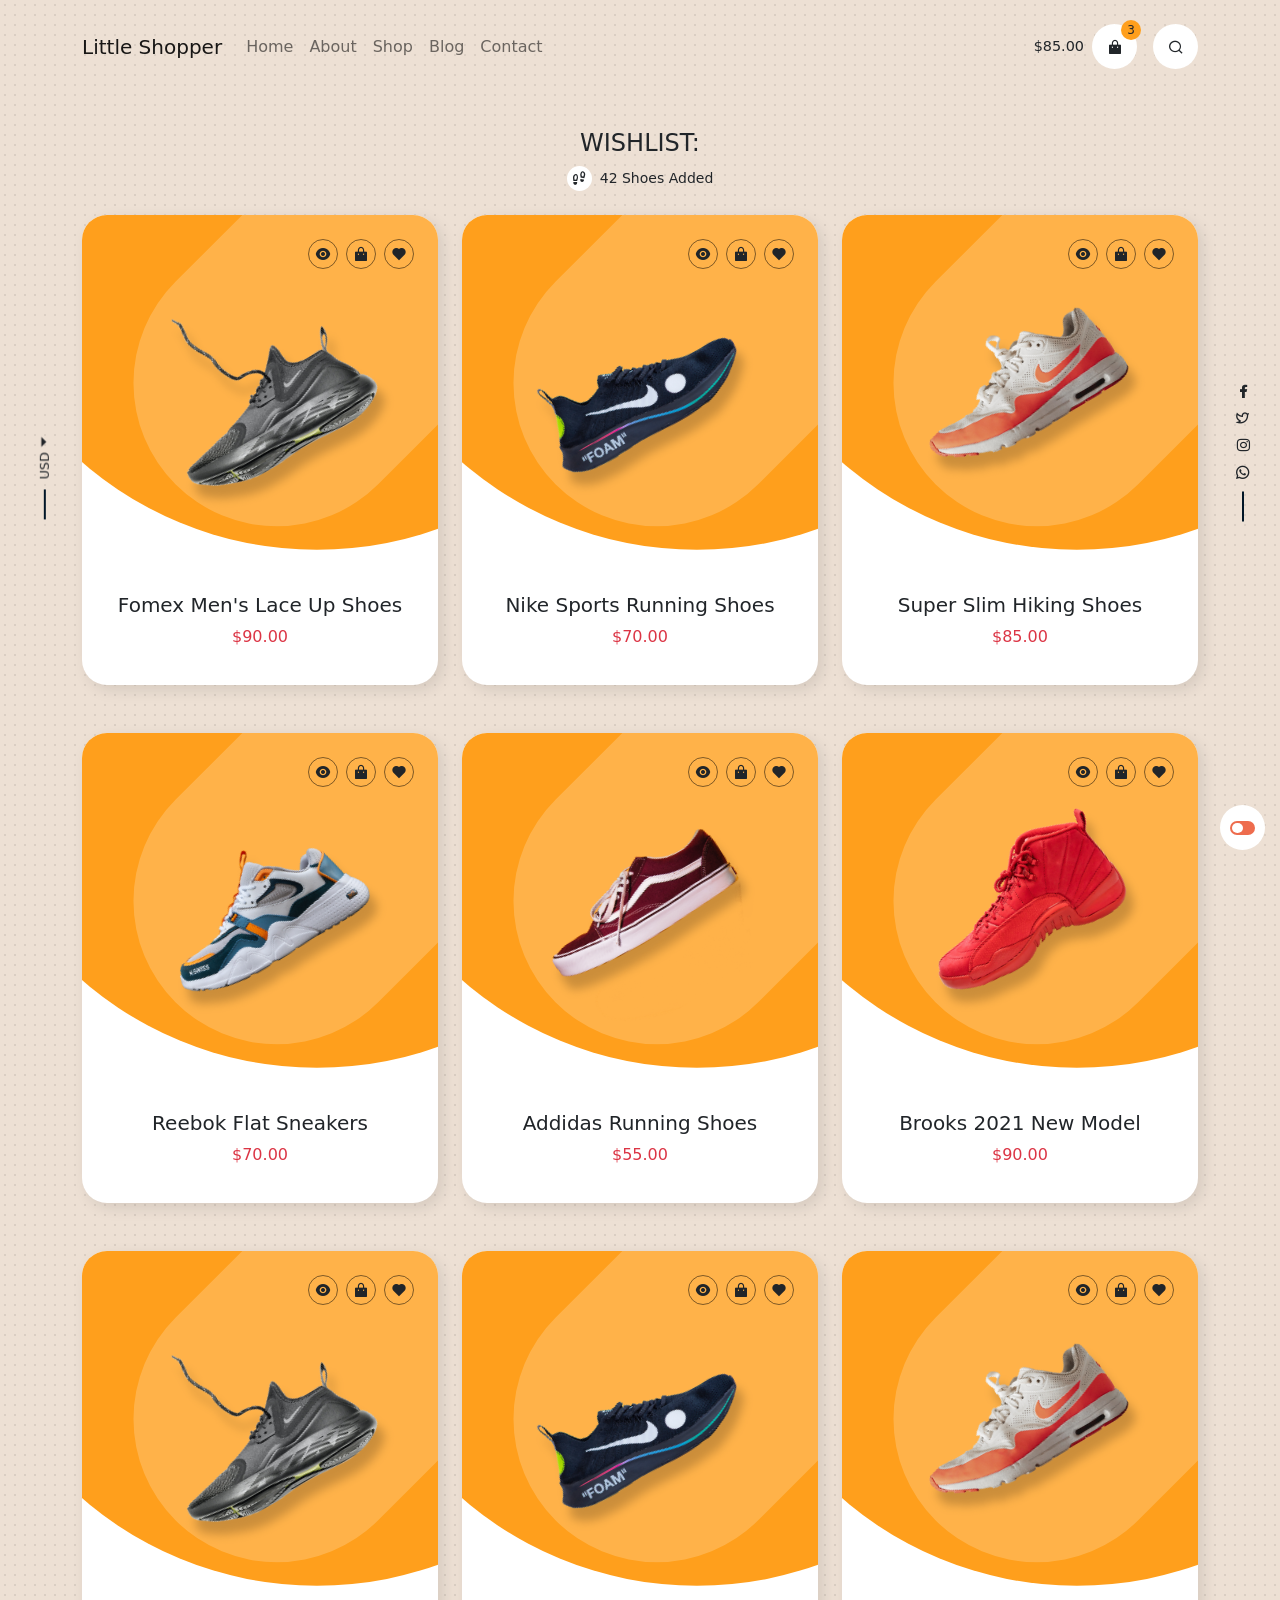
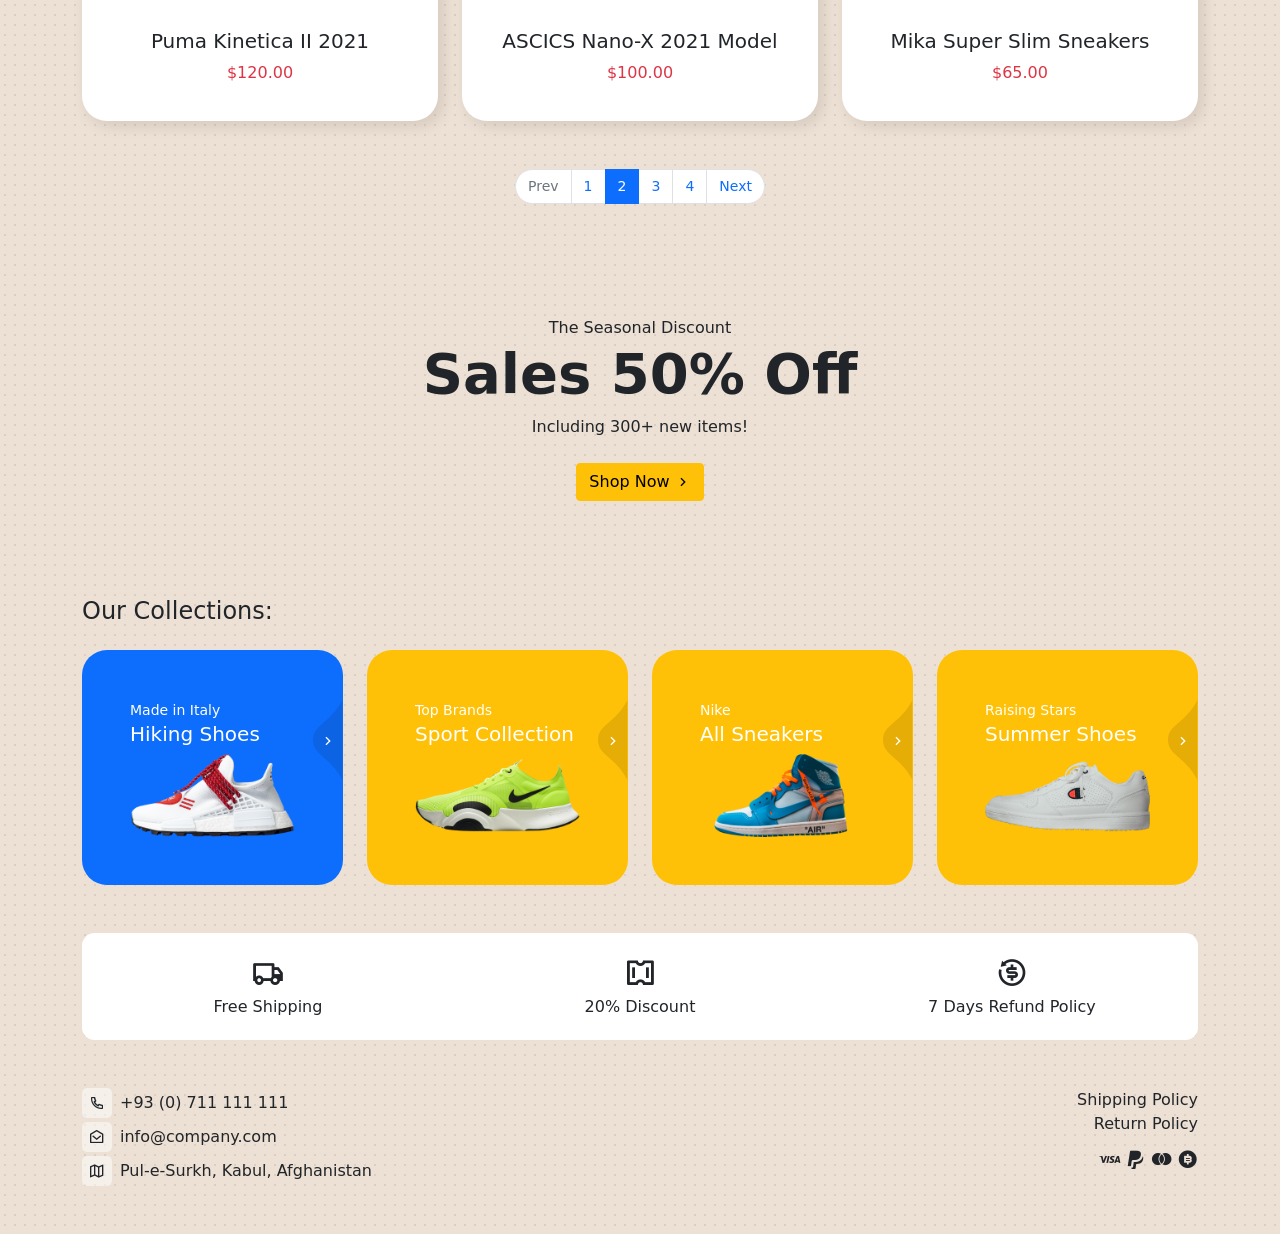
<file: wishlist.html>
<!doctype html>
<html lang="en">
	<head>
		<meta charset="utf-8">
		<meta http-equiv="x-ua-compatible" content="ie=edge">
		<title>Little Shopper | HTML5 E-Commerce Template | Wishlist</title>
		<meta name="description" content="Little shopper is a clean and minimal HTML5 template for e-commerce websites.">
		<meta name="viewport" content="width=device-width, initial-scale=1">

		<!-- Bootstrap -->
		<link rel="stylesheet" href="css/bootstrap.css">

		<!-- Main CSS Files -->
		<link rel="stylesheet" href="css/main.css">

		<!-- Font Icons (RemixIcons) -->
		<link rel="stylesheet" href="fonts/remixicon.css">

		<!-- Jquery Toast -->
		<link rel="stylesheet" href="css/jquery.toast.min.css">

		<!-- Favicon -->
		<link rel="apple-touch-icon" sizes="57x57" href="img/favicon/apple-icon-57x57.png">
		<link rel="apple-touch-icon" sizes="60x60" href="img/favicon/apple-icon-60x60.png">
		<link rel="apple-touch-icon" sizes="72x72" href="img/favicon/apple-icon-72x72.png">
		<link rel="apple-touch-icon" sizes="76x76" href="img/favicon/apple-icon-76x76.png">
		<link rel="apple-touch-icon" sizes="114x114" href="img/favicon/apple-icon-114x114.png">
		<link rel="apple-touch-icon" sizes="120x120" href="img/favicon/apple-icon-120x120.png">
		<link rel="apple-touch-icon" sizes="144x144" href="img/favicon/apple-icon-144x144.png">
		<link rel="apple-touch-icon" sizes="152x152" href="img/favicon/apple-icon-152x152.png">
		<link rel="apple-touch-icon" sizes="180x180" href="img/favicon/apple-icon-180x180.png">
		<link rel="icon" type="image/png" sizes="192x192"  href="img/favicon/android-icon-192x192.png">
		<link rel="icon" type="image/png" sizes="32x32" href="img/favicon/favicon-32x32.png">
		<link rel="icon" type="image/png" sizes="96x96" href="img/favicon/favicon-96x96.png">
		<link rel="icon" type="image/png" sizes="16x16" href="img/favicon/favicon-16x16.png">
		<link rel="manifest" href="img/favicon/manifest.json">
		<meta name="msapplication-TileColor" content="#ffffff">
		<meta name="msapplication-TileImage" content="img/favicon/ms-icon-144x144.png">
		<meta name="theme-color" content="#ffffff">

		<!-- Facebook OG Tags -->
		<meta property="og:type" content="website">
		<meta property="og:url" content="https://ineedui.com/little-shopper/wishlist.html">
		<meta property="og:title" content="Little Shopper | HTML5 E-Commerce Template">
		<meta property="og:image" content="https://ineedui.com/little-shopper/img/slider-800x400-1.png">
		<meta property="og:description" content="Little shopper is a clean and minimal HTML5 template for e-commerce websites.">
		<meta property="og:site_name" content="Little Shopper">
		<meta property="og:locale" content="en_US">
		<!-- Next tags are optional but recommended -->
		<meta property="og:image:width" content="800">
		<meta property="og:image:height" content="400">

		<!-- Twitter Card Tags -->
		<meta name="twitter:card" content="summary">
		<meta name="twitter:site" content="@site_account">
		<meta name="twitter:creator" content="@individual_account">
		<meta name="twitter:url" content="https://ineedui.com/little-shopper/wishlist.html">
		<meta name="twitter:title" content="Little Shopper | HTML5 E-Commerce Template">
		<meta name="twitter:description" content="Little shopper is a clean and minimal HTML5 template for e-commerce websites.">
		<meta name="twitter:image" content="https://ineedui.com/little-shopper/img/slider-800x400-1.png">

	</head>
	<body class="wish-list">

		<!-- Navbar -->
		<nav class="navbar navbar-expand-lg navbar-light mt-3">
			<div class="container">
				<a class="navbar-brand" href="#">Little Shopper</a>
				<button class="navbar-toggler" type="button" data-bs-toggle="collapse" data-bs-target="#navbarSupportedContent" aria-controls="navbarSupportedContent" aria-expanded="false" aria-label="Toggle navigation">
					<span class="navbar-toggler-icon"></span>
				</button>
				<div class="collapse navbar-collapse" id="navbarSupportedContent">
					<ul class="navbar-nav me-auto mb-2 mb-lg-0">
						<li class="nav-item">
							<a class="nav-link" href="index.html">Home</a>
						</li>
						<li class="nav-item">
							<a class="nav-link" href="about.html">About</a>
						</li>
						<li class="nav-item">
							<a class="nav-link" href="shop.html">Shop</a>
						</li>
						<li class="nav-item">
							<a class="nav-link" href="blog.html">Blog</a>
						</li>
						<li class="nav-item">
							<a class="nav-link" href="contact.html">Contact</a>
						</li>
					</ul>
					<!-- Currency Toggler For Mobile -->
					<div class="d-lg-none">
						<div data-bs-toggle="collapse" data-bs-target="#mobile_currency_toggle" aria-expanded="false" aria-controls="mobile_currency_toggle" role="button">
							USD <i class="ri-arrow-down-s-fill ri-middle"></i>
						</div>
						<div class="collapse" id="mobile_currency_toggle">
							<div class="card card-body">
								<ul class="list-unstyled mb-0">
									<li><a class="link-dark text-decoration-none" href="#">USD</a></li>
									<li><a class="link-dark text-decoration-none" href="#">CAD</a></li>
									<li><a class="link-dark text-decoration-none" href="#">AUD</a></li>
								</ul>
							</div>
						</div>
					</div>
					<!-- End Currency Toggler For Mobile -->

					<!-- Cart Button -->
					<div class="nav-cart me-lg-3 mt-3 mt-lg-0" data-bs-toggle="modal" data-bs-target="#cart_modal">
						<div class="cart-icon order-lg-2 me-2 me-lg-0">
							<i class="ri-shopping-bag-fill"></i>
							<div class="item-badge">3</div>
						</div>
						<div class="cart-amount order-lg-1 me-lg-2">$85.00</div>
					</div>
					<!-- End Cart Button -->

					<!-- Search Button -->
					<div class="nav-search mt-3 mt-lg-0" data-bs-toggle="modal" data-bs-target="#search_modal">
						<i class="ri-search-line"></i>
					</div>
					<!-- End Search Button -->
				</div>
			</div>
		</nav>
		<!-- End Navbar -->

		<main>

			<!-- Products List -->
			<section class="top mt-5">
				<div class="container mt-2 pt-1">
					<div class="row page-title">
						<div class="col text-center">
							<h1 class="h4 text-color-auto text-uppercase">Wishlist:</h1>
							<div class="d-flex align-items-center justify-content-center"><i class="ri-footprint-line me-2"></i> <small class="text-color-auto">42 Shoes Added</small></div>
						</div>
					</div>

					<div class="row mt-4">
						<div class="col-md-4">
							<!-- Product Card -->
							<div class="product-card bg-white">
								<div class="card-body p-4">
									<div class="actions d-flex justify-content-end">
										<div class="quick-view" data-bs-toggle="modal" data-bs-target="#quick_view_modal">
											<i class="ri-eye-fill"></i>
											<svg height="32" width="32">
												<circle class="circle" cx="16" cy="16" r="14" stroke="black" stroke-width="2" fill-opacity="0" />
											</svg>
										</div>
										<div class="add-to-card mx-2">
											<i class="ri-shopping-bag-fill"></i>
											<svg height="32" width="32">
												<circle class="circle" cx="16" cy="16" r="14" stroke="black" stroke-width="2" fill-opacity="0" />
											</svg>
										</div>
										<div class="wishlist">
											<i class="ri-heart-fill"></i>
											<svg height="32" width="32">
												<circle class="circle" cx="16" cy="16" r="14" stroke="black" stroke-width="2" fill-opacity="0" />
											</svg>
										</div>
									</div>
									<div class="card-image px-5 py-3 px-md-0 py-md-0 px-lg-5 py-lg-3">
										<a href="product.html"><img src="img/shoe-800x800-1.png" alt="Product Title" class="img-fluid" /></a>
									</div>
									<div class="pt-4 text-center position-relative">
										<div class="card-label">
											<a href="product.html" class="link-dark text-decoration-none"><div class="card-title h5 text-capitalize">Fomex Men's Lace Up Shoes</div></a>
											<div class="card-price text-danger">$90.00</div>
										</div>
										<div class="card-desc text-muted small fw-light mt-3 text-truncate">Spotee presents you elegant and quality footwear for men.</div>
										<div class="card-review mt-1">
											<i class="ri-star-fill text-warning"></i>
											<i class="ri-star-fill text-warning"></i>
											<i class="ri-star-fill text-warning"></i>
											<i class="ri-star-fill text-warning"></i>
											<i class="ri-star-half-fill text-warning"></i>
										</div>
									</div>
								</div>
							</div>
							<!-- End Product Card -->
						</div>

						<div class="col-md-4 mt-3 mt-md-0">
							<!-- Product Card -->
							<div class="product-card bg-white">
								<div class="card-body p-4">
									<div class="actions d-flex justify-content-end">
										<div class="quick-view" data-bs-toggle="modal" data-bs-target="#quick_view_modal">
											<i class="ri-eye-fill"></i>
											<svg height="32" width="32">
												<circle class="circle" cx="16" cy="16" r="14" stroke="black" stroke-width="2" fill-opacity="0" />
											</svg>
										</div>
										<div class="add-to-card mx-2">
											<i class="ri-shopping-bag-fill"></i>
											<svg height="32" width="32">
												<circle class="circle" cx="16" cy="16" r="14" stroke="black" stroke-width="2" fill-opacity="0" />
											</svg>
										</div>
										<div class="wishlist">
											<i class="ri-heart-fill"></i>
											<svg height="32" width="32">
												<circle class="circle" cx="16" cy="16" r="14" stroke="black" stroke-width="2" fill-opacity="0" />
											</svg>
										</div>
									</div>
									<div class="card-image px-5 py-3 px-md-0 py-md-0 px-lg-5 py-lg-3">
										<a href="product.html"><img src="img/shoe-800x800-2.png" alt="Product Title" class="img-fluid" /></a>
									</div>
									<div class="pt-4 text-center position-relative">
										<div class="card-label">
											<a href="product.html" class="link-dark text-decoration-none"><div class="card-title h5 text-capitalize">Nike Sports Running Shoes</div></a>
											<div class="card-price text-danger">$70.00</div>
										</div>
										<div class="card-desc text-muted small fw-light mt-3 text-truncate">Quality is our mission.</div>
										<div class="card-review mt-1">
											<i class="ri-star-fill text-warning"></i>
											<i class="ri-star-fill text-warning"></i>
											<i class="ri-star-fill text-warning"></i>
											<i class="ri-star-fill text-warning"></i>
											<i class="ri-star-half-fill text-warning"></i>
										</div>
									</div>
								</div>
							</div>
							<!-- End Product Card -->
						</div>

						<div class="col-md-4 mt-3 mt-md-0">
							<!-- Product Card -->
							<div class="product-card bg-white">
								<div class="card-body p-4">
									<div class="actions d-flex justify-content-end">
										<div class="quick-view" data-bs-toggle="modal" data-bs-target="#quick_view_modal">
											<i class="ri-eye-fill"></i>
											<svg height="32" width="32">
												<circle class="circle" cx="16" cy="16" r="14" stroke="black" stroke-width="2" fill-opacity="0" />
											</svg>
										</div>
										<div class="add-to-card mx-2">
											<i class="ri-shopping-bag-fill"></i>
											<svg height="32" width="32">
												<circle class="circle" cx="16" cy="16" r="14" stroke="black" stroke-width="2" fill-opacity="0" />
											</svg>
										</div>
										<div class="wishlist">
											<i class="ri-heart-fill"></i>
											<svg height="32" width="32">
												<circle class="circle" cx="16" cy="16" r="14" stroke="black" stroke-width="2" fill-opacity="0" />
											</svg>
										</div>
									</div>
									<div class="card-image px-5 py-3 px-md-0 py-md-0 px-lg-5 py-lg-3">
										<a href="product.html"><img src="img/shoe-800x800-3.png" alt="Product Title" class="img-fluid" /></a>
									</div>
									<div class="pt-4 text-center position-relative">
										<div class="card-label">
											<a href="product.html" class="link-dark text-decoration-none"><div class="card-title h5 text-capitalize">Super Slim Hiking Shoes</div></a>
											<div class="card-price text-danger">$85.00</div>
										</div>
										<div class="card-desc text-muted small fw-light mt-3 text-truncate">Spotee presents you elegant and quality footwear for men.</div>
										<div class="card-review mt-1">
											<i class="ri-star-fill text-warning"></i>
											<i class="ri-star-fill text-warning"></i>
											<i class="ri-star-fill text-warning"></i>
											<i class="ri-star-fill text-warning"></i>
											<i class="ri-star-half-fill text-warning"></i>
										</div>
									</div>
								</div>
							</div>
							<!-- End Product Card -->
						</div>
					</div>
					<div class="row mt-3 mt-lg-5">
						<div class="col-md-4">
							<!-- Product Card -->
							<div class="product-card bg-white">
								<div class="card-body p-4">
									<div class="actions d-flex justify-content-end">
										<div class="quick-view" data-bs-toggle="modal" data-bs-target="#quick_view_modal">
											<i class="ri-eye-fill"></i>
											<svg height="32" width="32">
												<circle class="circle" cx="16" cy="16" r="14" stroke="black" stroke-width="2" fill-opacity="0" />
											</svg>
										</div>
										<div class="add-to-card mx-2">
											<i class="ri-shopping-bag-fill"></i>
											<svg height="32" width="32">
												<circle class="circle" cx="16" cy="16" r="14" stroke="black" stroke-width="2" fill-opacity="0" />
											</svg>
										</div>
										<div class="wishlist">
											<i class="ri-heart-fill"></i>
											<svg height="32" width="32">
												<circle class="circle" cx="16" cy="16" r="14" stroke="black" stroke-width="2" fill-opacity="0" />
											</svg>
										</div>
									</div>
									<div class="card-image px-5 py-3 px-md-0 py-md-0 px-lg-5 py-lg-3">
										<a href="product.html"><img src="img/shoe-800x800-4.png" alt="Product Title" class="img-fluid" /></a>
									</div>
									<div class="pt-4 text-center position-relative">
										<div class="card-label">
											<a href="product.html" class="link-dark text-decoration-none"><div class="card-title h5 text-capitalize">Reebok Flat Sneakers</div></a>
											<div class="card-price text-danger">$70.00</div>
										</div>
										<div class="card-desc text-muted small fw-light mt-3 text-truncate">Make walking a pleasure!</div>
										<div class="card-review mt-1">
											<i class="ri-star-fill text-warning"></i>
											<i class="ri-star-fill text-warning"></i>
											<i class="ri-star-fill text-warning"></i>
											<i class="ri-star-fill text-warning"></i>
											<i class="ri-star-half-fill text-warning"></i>
										</div>
									</div>
								</div>
							</div>
							<!-- End Product Card -->
						</div>

						<div class="col-md-4 mt-3 mt-md-0">
							<!-- Product Card -->
							<div class="product-card bg-white">
								<div class="card-body p-4">
									<div class="actions d-flex justify-content-end">
										<div class="quick-view" data-bs-toggle="modal" data-bs-target="#quick_view_modal">
											<i class="ri-eye-fill"></i>
											<svg height="32" width="32">
												<circle class="circle" cx="16" cy="16" r="14" stroke="black" stroke-width="2" fill-opacity="0" />
											</svg>
										</div>
										<div class="add-to-card mx-2">
											<i class="ri-shopping-bag-fill"></i>
											<svg height="32" width="32">
												<circle class="circle" cx="16" cy="16" r="14" stroke="black" stroke-width="2" fill-opacity="0" />
											</svg>
										</div>
										<div class="wishlist">
											<i class="ri-heart-fill"></i>
											<svg height="32" width="32">
												<circle class="circle" cx="16" cy="16" r="14" stroke="black" stroke-width="2" fill-opacity="0" />
											</svg>
										</div>
									</div>
									<div class="card-image px-5 py-3 px-md-0 py-md-0 px-lg-5 py-lg-3">
										<a href="product.html"><img src="img/shoe-800x800-5.png" alt="Product Title" class="img-fluid" /></a>
									</div>
									<div class="pt-4 text-center position-relative">
										<div class="card-label">
											<a href="product.html" class="link-dark text-decoration-none"><div class="card-title h5 text-capitalize">Addidas Running Shoes</div></a>
											<div class="card-price text-danger">$55.00</div>
										</div>
										<div class="card-desc text-muted small fw-light mt-3 text-truncate">Feel the power, great for sportsman!</div>
										<div class="card-review mt-1">
											<i class="ri-star-fill text-warning"></i>
											<i class="ri-star-fill text-warning"></i>
											<i class="ri-star-fill text-warning"></i>
											<i class="ri-star-fill text-warning"></i>
											<i class="ri-star-half-fill text-warning"></i>
										</div>
									</div>
								</div>
							</div>
							<!-- End Product Card -->
						</div>

						<div class="col-md-4 mt-3 mt-md-0">
							<!-- Product Card -->
							<div class="product-card bg-white">
								<div class="card-body p-4">
									<div class="actions d-flex justify-content-end">
										<div class="quick-view" data-bs-toggle="modal" data-bs-target="#quick_view_modal">
											<i class="ri-eye-fill"></i>
											<svg height="32" width="32">
												<circle class="circle" cx="16" cy="16" r="14" stroke="black" stroke-width="2" fill-opacity="0" />
											</svg>
										</div>
										<div class="add-to-card mx-2">
											<i class="ri-shopping-bag-fill"></i>
											<svg height="32" width="32">
												<circle class="circle" cx="16" cy="16" r="14" stroke="black" stroke-width="2" fill-opacity="0" />
											</svg>
										</div>
										<div class="wishlist">
											<i class="ri-heart-fill"></i>
											<svg height="32" width="32">
												<circle class="circle" cx="16" cy="16" r="14" stroke="black" stroke-width="2" fill-opacity="0" />
											</svg>
										</div>
									</div>
									<div class="card-image px-5 py-3 px-md-0 py-md-0 px-lg-5 py-lg-3">
										<a href="product.html"><img src="img/shoe-800x800-6.png" alt="Product Title" class="img-fluid" /></a>
									</div>
									<div class="pt-4 text-center position-relative">
										<div class="card-label">
											<a href="product.html" class="link-dark text-decoration-none"><div class="card-title h5 text-capitalize">Brooks 2021 New Model</div></a>
											<div class="card-price text-danger">$90.00</div>
										</div>
										<div class="card-desc text-muted small fw-light mt-3 text-truncate">Making shoes since 1950!</div>
										<div class="card-review mt-1">
											<i class="ri-star-fill text-warning"></i>
											<i class="ri-star-fill text-warning"></i>
											<i class="ri-star-fill text-warning"></i>
											<i class="ri-star-fill text-warning"></i>
											<i class="ri-star-half-fill text-warning"></i>
										</div>
									</div>
								</div>
							</div>
							<!-- End Product Card -->
						</div>
					</div>
					<div class="row mt-3 mt-lg-5">
						<div class="col-md-4">
							<!-- Product Card -->
							<div class="product-card bg-white">
								<div class="card-body p-4">
									<div class="actions d-flex justify-content-end">
										<div class="quick-view" data-bs-toggle="modal" data-bs-target="#quick_view_modal">
											<i class="ri-eye-fill"></i>
											<svg height="32" width="32">
												<circle class="circle" cx="16" cy="16" r="14" stroke="black" stroke-width="2" fill-opacity="0" />
											</svg>
										</div>
										<div class="add-to-card mx-2">
											<i class="ri-shopping-bag-fill"></i>
											<svg height="32" width="32">
												<circle class="circle" cx="16" cy="16" r="14" stroke="black" stroke-width="2" fill-opacity="0" />
											</svg>
										</div>
										<div class="wishlist">
											<i class="ri-heart-fill"></i>
											<svg height="32" width="32">
												<circle class="circle" cx="16" cy="16" r="14" stroke="black" stroke-width="2" fill-opacity="0" />
											</svg>
										</div>
									</div>
									<div class="card-image px-5 py-3 px-md-0 py-md-0 px-lg-5 py-lg-3">
										<a href="product.html"><img src="img/shoe-800x800-1.png" alt="Product Title" class="img-fluid" /></a>
									</div>
									<div class="pt-4 text-center position-relative">
										<div class="card-label">
											<a href="product.html" class="link-dark text-decoration-none"><div class="card-title h5 text-capitalize">Puma Kinetica II 2021</div></a>
											<div class="card-price text-danger">$120.00</div>
										</div>
										<div class="card-desc text-muted small fw-light mt-3 text-truncate">A masterpiece for professionals!</div>
										<div class="card-review mt-1">
											<i class="ri-star-fill text-warning"></i>
											<i class="ri-star-fill text-warning"></i>
											<i class="ri-star-fill text-warning"></i>
											<i class="ri-star-fill text-warning"></i>
											<i class="ri-star-half-fill text-warning"></i>
										</div>
									</div>
								</div>
							</div>
							<!-- End Product Card -->
						</div>

						<div class="col-md-4 mt-3 mt-md-0">
							<!-- Product Card -->
							<div class="product-card bg-white">
								<div class="card-body p-4">
									<div class="actions d-flex justify-content-end">
										<div class="quick-view" data-bs-toggle="modal" data-bs-target="#quick_view_modal">
											<i class="ri-eye-fill"></i>
											<svg height="32" width="32">
												<circle class="circle" cx="16" cy="16" r="14" stroke="black" stroke-width="2" fill-opacity="0" />
											</svg>
										</div>
										<div class="add-to-card mx-2">
											<i class="ri-shopping-bag-fill"></i>
											<svg height="32" width="32">
												<circle class="circle" cx="16" cy="16" r="14" stroke="black" stroke-width="2" fill-opacity="0" />
											</svg>
										</div>
										<div class="wishlist">
											<i class="ri-heart-fill"></i>
											<svg height="32" width="32">
												<circle class="circle" cx="16" cy="16" r="14" stroke="black" stroke-width="2" fill-opacity="0" />
											</svg>
										</div>
									</div>
									<div class="card-image px-5 py-3 px-md-0 py-md-0 px-lg-5 py-lg-3">
										<a href="product.html"><img src="img/shoe-800x800-2.png" alt="Product Title" class="img-fluid" /></a>
									</div>
									<div class="pt-4 text-center position-relative">
										<div class="card-label">
											<a href="product.html" class="link-dark text-decoration-none"><div class="card-title h5 text-capitalize">ASCICS Nano-X 2021 Model</div></a>
											<div class="card-price text-danger">$100.00</div>
										</div>
										<div class="card-desc text-muted small fw-light mt-3 text-truncate">Quality is our mission.</div>
										<div class="card-review mt-1">
											<i class="ri-star-fill text-warning"></i>
											<i class="ri-star-fill text-warning"></i>
											<i class="ri-star-fill text-warning"></i>
											<i class="ri-star-fill text-warning"></i>
											<i class="ri-star-half-fill text-warning"></i>
										</div>
									</div>
								</div>
							</div>
							<!-- End Product Card -->
						</div>

						<div class="col-md-4 mt-3 mt-md-0">
							<!-- Product Card -->
							<div class="product-card bg-white">
								<div class="card-body p-4">
									<div class="actions d-flex justify-content-end">
										<div class="quick-view" data-bs-toggle="modal" data-bs-target="#quick_view_modal">
											<i class="ri-eye-fill"></i>
											<svg height="32" width="32">
												<circle class="circle" cx="16" cy="16" r="14" stroke="black" stroke-width="2" fill-opacity="0" />
											</svg>
										</div>
										<div class="add-to-card mx-2">
											<i class="ri-shopping-bag-fill"></i>
											<svg height="32" width="32">
												<circle class="circle" cx="16" cy="16" r="14" stroke="black" stroke-width="2" fill-opacity="0" />
											</svg>
										</div>
										<div class="wishlist">
											<i class="ri-heart-fill"></i>
											<svg height="32" width="32">
												<circle class="circle" cx="16" cy="16" r="14" stroke="black" stroke-width="2" fill-opacity="0" />
											</svg>
										</div>
									</div>
									<div class="card-image px-5 py-3 px-md-0 py-md-0 px-lg-5 py-lg-3">
										<a href="product.html"><img src="img/shoe-800x800-3.png" alt="Product Title" class="img-fluid" /></a>
									</div>
									<div class="pt-4 text-center position-relative">
										<div class="card-label">
											<a href="product.html" class="link-dark text-decoration-none"><div class="card-title h5 text-capitalize">Mika Super Slim Sneakers</div></a>
											<div class="card-price text-danger">$65.00</div>
										</div>
										<div class="card-desc text-muted small fw-light mt-3 text-truncate">Mika makes thing accessible.</div>
										<div class="card-review mt-1">
											<i class="ri-star-fill text-warning"></i>
											<i class="ri-star-fill text-warning"></i>
											<i class="ri-star-fill text-warning"></i>
											<i class="ri-star-fill text-warning"></i>
											<i class="ri-star-half-fill text-warning"></i>
										</div>
									</div>
								</div>
							</div>
							<!-- End Product Card -->
						</div>
					</div>
					<div class="row mt-3 mt-lg-5">
						<nav aria-label="Product results pages">
							<ul class="pagination justify-content-center small">
								<li class="page-item disabled">
									<a class="page-link" href="#" tabindex="-1" aria-disabled="true">Prev</a>
								</li>
								<li class="page-item"><a class="page-link" href="#">1</a></li>
								<li class="page-item active" aria-current="page">
									<a class="page-link" href="#">2</a>
								</li>
								<li class="page-item"><a class="page-link" href="#">3</a></li>
								<li class="page-item"><a class="page-link" href="#">4</a></li>
								<li class="page-item">
									<a class="page-link" href="#">Next</a>
								</li>
							</ul>
						</nav>
					</div>
				</div>
			</section>
			<!-- End Products List -->

			<!-- Discount CTA Section  -->
			<section class="discount mt-5">
				<div class="container">
					<div class="row">
						<div class="col">
							<div class="text-color-auto text-center">
								<div class="mt-5">The Seasonal Discount</div>
								<h2 class="display-4 fw-bold">Sales 50% Off</h2>
								<div>Including 300+ new items!</div>
								<a href="#" class="mt-4 mb-5 btn btn-warning">Shop Now <i class="ri-arrow-right-s-line ri-middle"></i></a>
							</div>
						</div>
					</div>
				</div>
			</section>
			<!-- End Discount CTA Section  -->

			<!-- Categories Section -->
			<section class="categories mt-5">
				<div class="container">
					<div class="row mb-3">
						<div class="col">
							<h3 class="h4 text-color-auto">Our Collections:</h3>
						</div>
					</div>
					<div class="row">
						<div class="col-md-6 col-lg-3">
							<a href="collection.html" class="text-decoration-none">
								<div class="bg-primary link-badge-wrapper p-5 rounded-lg text-white position-relative">
									<span class="small">Made in Italy</span>
									<div class="h5">Hiking Shoes</div>
									<img src="img/category-800x400-1.png" alt="Collection Title" class="img-fluid" />
									<span class="link-badge">
										<i class="ri-arrow-right-s-line"></i>
									</span>
								</div>
							</a>
						</div>
						<div class="col-md-6 col-lg-3 mt-3 mt-md-0">
							<a href="collection.html" class="text-decoration-none">
								<div class="bg-warning link-badge-wrapper p-5 text-white rounded-lg position-relative">
									<span class="small">Top Brands</span>
									<div class="h5">Sport Collection</div>
									<img src="img/category-800x400-2.png" alt="Collection Title" class="img-fluid" />
									<span class="link-badge">
										<i class="ri-arrow-right-s-line"></i>
									</span>
								</div>
							</a>
						</div>
						<div class="col-md-6 col-lg-3 mt-3 mt-lg-0">
							<a href="collection.html" class="text-decoration-none">
								<div class="bg-warning link-badge-wrapper p-5 text-white rounded-lg position-relative">
									<span class="small">Nike</span>
									<div class="h5">All Sneakers</div>
									<img src="img/category-800x400-3.png" alt="Collection Title" class="img-fluid" />
									<span class="link-badge">
										<i class="ri-arrow-right-s-line"></i>
									</span>
								</div>
							</a>
						</div>
						<div class="col-md-6 col-lg-3 mt-3 mt-lg-0">
							<a href="collection.html" class="text-decoration-none">
								<div class="bg-warning link-badge-wrapper p-5 text-white rounded-lg position-relative">
									<span class="small">Raising Stars</span>
									<div class="h5">Summer Shoes</div>
									<img src="img/category-800x400-4.png" alt="Collection Title" class="img-fluid" />
									<span class="link-badge">
										<i class="ri-arrow-right-s-line"></i>
									</span>
								</div>
							</a>
						</div>
					</div>
				</div>
			</section>
			<!-- End Categories Section -->

			<!-- Features Section -->
			<section class="features mt-5">
				<div class="container">
					<div class="row text-center bg-white mx-0 py-3 rounded-md">
						<div class="col-md-4">
							<i class="ri-truck-line ri-2x"></i>
							<h4 class="fs-6 fw-normal">Free Shipping</h4>
						</div>
						<div class="col-md-4">
							<i class="ri-coupon-4-line ri-2x"></i>
							<h4 class="fs-6 fw-normal">20% Discount</h4>
						</div>
						<div class="col-md-4">
							<i class="ri-refund-2-line ri-2x"></i>
							<h4 class="fs-6 fw-normal">7 Days Refund Policy</h4>
						</div>
					</div>
				</div>
			</section>
			<!-- End Features Section -->
		</main>

		<!-- Footer -->
		<footer class="mt-5 mb-lg-5">
			<div class="container">
				<div class="row">
					<div class="col-md-6">
						<div class="d-flex align-items-center">
							<div class="icon-wrapper me-2">
								<i class="ri-phone-line"></i>
							</div>
							<a href="tel:+93-711-111-111" class="text-color-auto text-decoration-none" rel="nofollow">+93 (0) 711 111 111</a>
						</div>
						<div class="mt-1 d-flex align-items-center">
							<div class="icon-wrapper me-2">
								<i class="ri-mail-open-line"></i>
							</div>
							<a href="mailto:info@company.com" class="text-color-auto text-decoration-none" rel="nofollow">info@company.com</a>
						</div>
						<div class="mt-1 d-flex align-items-center">
							<div class="icon-wrapper me-2">
								<i class="ri-map-2-line"></i>
							</div>
							<address class="d-inline-block mb-0 text-color-auto">Pul-e-Surkh, Kabul, Afghanistan</address>
						</div>
					</div>
					<div class="col-md-6 text-md-end mt-3 mt-lg-0">
						<ul class="list-unstyled">
							<li><a href="#" class="text-color-auto text-decoration-none">Shipping Policy</a></li>
							<li><a href="#" class="text-color-auto text-decoration-none">Return Policy</a></li>
						</ul>
						<div class="text-color-auto">
							<i class="ri-visa-line ri-lg"></i>
							<i class="ri-paypal-fill ri-lg"></i>
							<i class="ri-mastercard-fill ri-lg"></i>
							<i class="ri-bit-coin-fill ri-lg"></i>
						</div>
					</div>
				</div>
			</div>
		</footer>
		<!-- End Footer -->

		<!-- Currency Toggler -->
		<div class="dropend d-none d-lg-block">
			<div id="currency_toggle" class="dropdown-toggle currency-toggle" data-bs-toggle="dropdown" aria-expanded="false" role="button">
			  USD
			</div>
			<ul class="dropdown-menu" aria-labelledby="currency_toggle">
				<li><a class="dropdown-item" href="#">USD</a></li>
				<li><a class="dropdown-item" href="#">CAD</a></li>
				<li><a class="dropdown-item" href="#">AUD</a></li>
			</ul>
		</div>
		<!-- End Currency Toggler -->

		<!-- Dark Mode Toggler -->
		<div class="dark-mode-toggle">
			<input class="toggler toggler-light" id="dm_toggle" type="checkbox"/>
			<label class="toggler-btn" for="dm_toggle"></label>
		</div>
		<!-- End Dark Mode Toggler -->

		<!-- Social Media Links -->
		<div class="social-media text-center my-3 my-lg-0">
			<a href="#" target="_blank" rel="noopener" class="text-decoration-none text-color-auto"><i class="ri-facebook-fill"></i></a>
			<a href="#" target="_blank" rel="noopener" class="text-decoration-none text-color-auto"><i class="ri-twitter-line"></i></a>
			<a href="#" target="_blank" rel="noopener" class="text-decoration-none text-color-auto"><i class="ri-instagram-line"></i></a>
			<a href="#" target="_blank" rel="noopener" class="text-decoration-none text-color-auto"><i class="ri-whatsapp-line"></i></a>
		</div>
		<!-- End Social Media Links -->

		<!-- Quick View Modal -->
		<div class="modal fade" id="quick_view_modal" tabindex="-1" aria-labelledby="modal_lable" aria-hidden="true">
			<div class="modal-dialog modal-xl">
				<div class="modal-content rounded-lg">
					<div class="modal-body py-5">
						<button type="button" class="btn-close" data-bs-dismiss="modal" aria-label="Close"></button>
						<div class="container">
							<div class="row align-items-center">
								<div class="col-lg-4 pe-lg-5">
									<div class="h3" id="modal_lable">Fomex Men's Grey Sports Shoes</div>
									<div class="text-muted mt-3 fw-light">We present you elegant and quality footwear for men just like an art. It's made for comfortable to wear. It provides you with a variety of designs and styles with unique designs and soles.</div>
									<div class="row mt-3">
										<div class="col-4">
											<div class="product-thumb-wrapper">
												<img src="img/shoe-800x800-3.png" alt="Super Sport Shoes" class="img-fluid" />
											</div>
										</div>
										<div class="col-4">
											<div class="product-thumb-wrapper">
												<img src="img/shoe-800x800-4.png" alt="Super Sport Shoes" class="img-fluid" />
											</div>
										</div>
										<div class="col-4">
											<div class="product-thumb-wrapper">
												<img src="img/shoe-800x800-6.png" alt="Super Sport Shoes" class="img-fluid" />
											</div>
										</div>
									</div>
								</div>
								<div class="col-lg-4 my-3 my-lg-0">
									<div class="product-image-wrapper circle">
										<img src="img/shoe-800x800-1.png" alt="Super Sport Shoes" class="img-fluid" />
									</div>
								</div>
								<div class="col-lg-4 ps-lg-5">
									<div>Price:</div>
									<div class="h3">$85.00</div>
									<div class="mt-3">Color:</div>
									<div class="product-colors">
										<span class="red"></span>
										<span class="orange active"></span>
										<span class="purple"></span>
										<span class="tiffany"></span>
										<span class="sienna"></span>
									</div>
									<div class="mt-3">Sizes:</div>
									<div class="product-sizes">
										<span>38</span>
										<span class="active">39</span>
										<span>40</span>
										<span>41</span>
										<span>42</span>
										<span>43</span>
									</div>

									<a href="#" class="btn btn-dark mt-3">Add to Cart <i class="ri-shopping-bag-line"></i></a>
								</div>
							</div>
						</div>
					</div>
				</div>
			</div>
		</div>
		<!-- End Quick View Modal -->

		<!-- Search Modal -->
		<div class="modal fade search-modal" id="search_modal" tabindex="-1" aria-labelledby="search_label" aria-hidden="true">
			<div class="modal-dialog modal-xl">
				<div class="modal-content border-0 rounded-lg pt-4">
					<div class="modal-body p-3 p-lg-5">
						<button type="button" class="btn-close" data-bs-dismiss="modal" aria-label="Close"></button>
						<div class="row justify-content-center">
							<div class="col-md-7 mt-4 text-center">
								<form action="#" method="post">
									<label for="search_input" id="search_label" class="visually-hidden">Search</label>
									<input type="search" class="form-control text-center border-0 border-bottom" id="search_input" placeholder="What are you looking for?" required />
								</form>
							</div>
						</div>
						<div class="row justify-content-center text-center">
							<div class="col-md-8">
								<div class="mt-3 mt-lg-5">Popular Searches:</div>
								<div class="mt-2">
									<a href="#" class="tag-outline">Nike</a>
									<a href="#" class="tag-outline">Running Shoes</a>
									<a href="#" class="tag-outline">Sneakers</a>
									<a href="#" class="tag-outline">2022</a>
									<a href="#" class="tag-outline">Boots</a>
								</div>
							</div>
						</div>
						<div class="row mt-2 mt-lg-4">
							<div class="col-md-4">
								<a href="#" class="text-decoration-none">
									<div class="link-badge-wrapper bg-warning p-4 rounded-lg text-white position-relative">
										<span class="small">Made in Italy</span>
										<div class="h5">Hiking Shoes</div>
										<img src="img/slider-800x400-1.png" alt="Hiking Shoes" class="img-fluid" />
										<span class="link-badge">
											<i class="ri-arrow-right-s-line"></i>
										</span>
									</div>
								</a>
							</div>
							<div class="col-md-4 mt-3 mt-md-0">
								<a href="#" class="text-decoration-none">
									<div class="link-badge-wrapper bg-danger p-4 rounded-lg text-white position-relative">
										<span class="small">For sporters</span>
										<div class="h5">Running Shoes</div>
										<img src="img/slider-800x400-2.png" alt="Hiking Shoes" class="img-fluid" />
										<span class="link-badge">
											<i class="ri-arrow-right-s-line"></i>
										</span>
									</div>
								</a>
							</div>
							<div class="col-md-4 mt-3 mt-md-0">
								<a href="#" class="text-decoration-none">
									<div class="link-badge-wrapper bg-success p-4 rounded-lg text-white position-relative">
										<span class="small">Feel comfort</span>
										<div class="h5">Sneakers</div>
										<img src="img/slider-800x400-3.png" alt="Hiking Shoes" class="img-fluid" />
										<span class="link-badge">
											<i class="ri-arrow-right-s-line"></i>
										</span>
									</div>
								</a>
							</div>
						</div>
					</div>
				</div>
			</div>
		</div>
		<!-- End Search Modal -->

		<!-- Cart Modal -->
		<div class="modal fade cart-modal" id="cart_modal" tabindex="-1" aria-labelledby="cart_label" aria-hidden="true">
			<div class="modal-dialog modal-sm">
				<div class="modal-content border-0 rounded-lg">
					<div class="modal-header">
						<h5 class="modal-title" id="cart_label">Your Cart</h5>
						<span class="small text-muted ms-2">(3 Items)</span>
						<button type="button" class="btn-close" data-bs-dismiss="modal" aria-label="Close"></button>
					</div>
					<div class="modal-body">
						<!-- Cart Item -->
						<div class="row cart-item">
							<div class="col-3">
								<div class="product-thumb-wrapper">
									<img src="img/shoe-800x800-1.png" alt="Super Sport Shoes" class="img-fluid" />
								</div>
							</div>
							<div class="col-9 position-relative pe-4">
								<div>Fomex Men's Lace Up Shoes</div>
								<div class="text-muted small">1 x $80</div>
								<div class="close bg-secondary">
									<i class="ri-close-line"></i>
								</div>
							</div>
						</div>
						<!-- End Cart Item -->

						<!-- Cart Item -->
						<div class="row cart-item mt-3">
							<div class="col-3">
								<div class="product-thumb-wrapper">
									<img src="img/shoe-800x800-2.png" alt="Super Sport Shoes" class="img-fluid" />
								</div>
							</div>
							<div class="col-9 position-relative pe-4">
								<div>Nike Sports Running Shoes</div>
								<div class="text-muted small">2 x $120</div>
								<div class="close bg-secondary">
									<i class="ri-close-line"></i>
								</div>
							</div>
						</div>
						<!-- End Cart Item -->

						<!-- Cart Item -->
						<div class="row cart-item mt-3">
							<div class="col-3">
								<div class="product-thumb-wrapper">
									<img src="img/shoe-800x800-3.png" alt="Super Sport Shoes" class="img-fluid" />
								</div>
							</div>
							<div class="col-9 position-relative pe-4">
								<div>Nike Sports Running Shoes</div>
								<div class="text-muted small">1 x $100</div>
								<div class="close bg-secondary">
									<i class="ri-close-line"></i>
								</div>
							</div>
						</div>
						<!-- End Cart Item -->
					</div>
					<div class="modal-footer">
						<button type="button" class="btn btn-dark rounded-pill flex-grow-1">View Cart <i class="ri-eye-line ri-middle ps-1"></i></button>
						<button type="button" class="btn btn-danger rounded-pill flex-grow-1">Checkout <i class="ri-check-double-line ri-middle ps-1"></i></button>
					</div>
				</div>
			</div>
		</div>
		<!-- End Cart Modal -->

		<script src="js/jquery-3.4.1.min.js"></script>
		<script src="js/bootstrap.bundle.min.js"></script>

		<!-- OwlCarousel -->
		<script src="js/owl.carousel.min.js"></script>

		<!-- Jquery Toast -->
		<script src="js/jquery.toast.min.js"></script>
		
		<script src="js/main.js"></script>
	</body>
</html>
</file>
<file: css/main.css>
@charset "UTF-8";/*!
 * Little Shopper | HTML5 E-Commerce Template
 * Author: Web_Trendy
 * Copyright 2021 © Web_Trendy (https://www.templatemonster.com/authors/hamidsepehr/)
 * Licensed under Template Monster (https://www.templatemonster.com/licenses/)
 *
 * "Love is out mother, we are born of LOVE!" --Rumi
 *
 */:root{--ls-transition-normal:all 300ms ease-out;--ls-black:#011627;--ls-mate:#212529;--ls-white:#FDFFFC;--ls-almond:#EDE0D4;--ls-blue:#4361EE;--ls-red:#E63946;--ls-orange:#FF9F1C;--ls-purple:#6A4C93;--ls-tiffany:#2EC4B6;--ls-sienna:#EE6C4D;--ls-color-primary:var(--ls-orange);--ls-color-secondary:var(--ls-red);--ls-radius:25px}body{background-color:var(--ls-almond);background-image:url(../img/bg-dot-black-1.svg)}.text-color-auto{color:var(--ls-mate)}html.dark body{background-color:var(--ls-black);background-image:url(../img/bg-dot-white-1.svg)}html.dark .text-color-auto{color:var(--ls-white)}html.dark .navbar-light .navbar-nav .nav-link{color:rgba(255,255,255,.55)}html.dark .navbar-light .navbar-nav .nav-link:focus,html.dark .navbar-light .navbar-nav .nav-link:hover{color:rgba(255,255,255,.7)}html.dark .navbar-light .navbar-brand{color:rgba(255,255,255,.9)}html.dark .navbar-light .navbar-toggler{border-color:rgba(255,255,255,.3)}html.dark .navbar-light .navbar-toggler-icon{filter:invert(1)}html.dark .navbar .d-lg-none [data-bs-toggle=collapse]{color:rgba(255,255,255,.7)}html.dark .social-media:before{background-color:var(--ls-white)}html.dark .currency-toggle{color:var(--ls-white)}html.dark .currency-toggle:before{background-color:var(--ls-white)}html.dark .cart-amount{color:var(--ls-white)}.z-index-99{z-index:99}.header-card{border-radius:var(--ls-radius);overflow:hidden}.rounded-lg{border-radius:var(--ls-radius)}.rounded-md{border-radius:calc(var(--ls-radius)/ 2)}.btn-arrow i{display:inline-block}.btn-arrow:focus i,.btn-arrow:hover i{animation-name:icon-move;animation-duration:.3s;animation-timing-function:ease-out}.tag-outline{font-size:.8rem;display:inline-block;padding:3px 8px;border:1px solid var(--ls-sienna);color:var(--ls-sienna);border-radius:100px;text-decoration:none;margin:5px 0}.tag-outline:hover{background-color:var(--ls-sienna);color:#fff}.link-badge-wrapper:focus .link-badge i,.link-badge-wrapper:hover .link-badge i{animation-name:icon-move;animation-duration:.3s;animation-timing-function:ease-out}.link-badge-wrapper .link-badge{position:absolute;top:50px;right:0;background-image:url(../img/link-bg.svg);background-repeat:no-repeat;background-size:100%;width:30px;height:81px;display:flex;align-items:center;justify-content:center;color:#fff}.nav-cart{display:flex;align-items:center;cursor:pointer}.nav-cart .cart-amount{font-size:.9rem;font-weight:500}.nav-cart .cart-icon{position:relative}.nav-cart .cart-icon .item-badge{position:absolute;top:-4px;right:-4px;font-size:.75rem;display:flex;align-items:center;justify-content:center;width:20px;height:20px;border-radius:50%;background-color:var(--ls-color-primary)}.nav-search{cursor:pointer}.nav-search i{transition:var(--ls-transition-normal)}.nav-search:focus i,.nav-search:hover i{transform:rotate(90deg)}.dark-mode-toggle{position:fixed;bottom:50px;right:15px}.toggler{display:none}.toggler+.toggler-btn{display:block;width:25px;height:14px;position:relative;cursor:pointer;user-select:none}.toggler+.toggler-btn:after,.toggler+.toggler-btn:before{position:relative;display:block;content:"";width:50%;height:100%}.toggler+.toggler-btn:after{left:0}.toggler+.toggler-btn:before{display:none}.toggler:checked+.toggler-btn:after{left:50%}.toggler-light+.toggler-btn{background:var(--ls-sienna);border-radius:100px;padding:2px;transition:all .4s ease}.toggler-light+.toggler-btn:after{border-radius:50%;background:#fff;transition:all .2s ease}.toggler-light:checked+.toggler-btn{background:var(--ls-tiffany)}.circle-button,.dark-mode-toggle,.nav-cart .cart-icon,.nav-search{background-color:#fff;border-radius:50%;display:flex;align-items:center;justify-content:center;width:45px;height:45px}.icon-wrapper{background-color:rgba(255,255,255,.5);border-radius:5px;display:inline-flex;align-items:center;justify-content:center;width:30px;height:30px}.product-card{border-radius:var(--ls-radius);overflow:hidden;box-shadow:5px 5px 15px 0 rgba(0,0,0,.1)}.product-card .card-body{position:relative}.product-card .card-body:before{content:'';position:absolute;top:0;left:0;width:100%;height:100%;background-color:var(--ls-color-primary);background-image:url(../img/bg.svg);background-repeat:no-repeat;background-size:150%;background-position:50px -220px;clip-path:circle(86% at 66% -5%);transition:var(--ls-transition-normal)}.product-card .add-to-card,.product-card .quick-view,.product-card .wishlist{border:1px solid rgba(0,0,0,.5);width:30px;height:30px;border-radius:50%;display:inline-flex;align-items:center;justify-content:center;cursor:pointer;position:relative;transition:var(--ls-transition-normal)}.product-card .add-to-card svg,.product-card .quick-view svg,.product-card .wishlist svg{position:absolute}.product-card .add-to-card .circle,.product-card .quick-view .circle,.product-card .wishlist .circle{stroke-dasharray:100;stroke-dashoffset:100}.product-card .add-to-card:focus,.product-card .add-to-card:hover,.product-card .quick-view:focus,.product-card .quick-view:hover,.product-card .wishlist:focus,.product-card .wishlist:hover{transform:scale(1.1)}.product-card .add-to-card:focus .circle,.product-card .add-to-card:hover .circle,.product-card .quick-view:focus .circle,.product-card .quick-view:hover .circle,.product-card .wishlist:focus .circle,.product-card .wishlist:hover .circle{animation:stroke .6s ease-out forwards}.product-card .card-label{transition:var(--ls-transition-normal);transform:translateY(100%)}.product-card .card-desc,.product-card .card-review{transition:var(--ls-transition-normal);transform:translateY(100%);opacity:0}.product-card .card-image img{transform:rotate(-30deg);filter:drop-shadow(0 15px 5px rgba(0, 0, 0, .2));transition:var(--ls-transition-normal)}.product-card:focus .card-body:before,.product-card:hover .card-body:before{background-position:50px -260px;clip-path:circle(86% at 66% -14%)}.product-card:focus .card-label,.product-card:hover .card-label{transform:translateY(0)}.product-card:focus .card-desc,.product-card:focus .card-review,.product-card:hover .card-desc,.product-card:hover .card-review{transform:translateY(0);opacity:1}.product-card:focus .card-review,.product-card:hover .card-review{transition-delay:150ms}.product-card:focus .card-image img,.product-card:hover .card-image img{transform:rotate(0) scale(1.1)}.product-colors{display:flex;flex-wrap:wrap}.product-colors span{width:24px;height:24px;display:inline-block;border-radius:50%;position:relative;margin:6px 8px;cursor:pointer}.product-colors span.active:before{opacity:.5}.product-colors span:before{content:'';position:absolute;width:35px;height:35px;top:50%;left:50%;background-color:inherit;opacity:.1;transform:translate(-50%,-50%);border-radius:50%}.product-colors span.red{background-color:var(--ls-red)}.product-colors span.orange{background-color:var(--ls-orange)}.product-colors span.purple{background-color:var(--ls-purple)}.product-colors span.tiffany{background-color:var(--ls-tiffany)}.product-colors span.sienna{background-color:var(--ls-sienna)}.product-sizes{display:flex;flex-wrap:wrap}.product-sizes span{display:inline-block;padding:8px 16px;background-color:var(--ls-almond);margin:2px;border-radius:5px;font-size:.8rem;font-weight:500;cursor:pointer}.product-sizes span.active{background-color:var(--ls-orange)}.product-image-wrapper{background-color:var(--ls-color-primary)}.product-image-wrapper.circle{border-radius:50%;padding:50px}.product-image-wrapper.zoom-wrapper:focus img,.product-image-wrapper.zoom-wrapper:hover img{opacity:0}.product-thumb-wrapper{background-color:var(--ls-color-primary);border-radius:15px;padding:10px;cursor:pointer}.modal-body .btn-close{position:absolute;right:20px;top:20px;z-index:9}.search-modal .modal-dialog{margin-top:-25px}.search-modal input[type=search]{font-size:2rem;box-shadow:none}.cart-modal .modal-dialog{margin:30px 30px 30px auto;transform:translateX(50%)!important}.cart-modal .modal-dialog .modal-content{height:calc(100vh - 60px)}.cart-modal .modal-dialog .modal-body{overflow-y:auto}.cart-modal .cart-item .close{position:absolute;top:5px;right:10px;cursor:pointer;opacity:.4;display:flex;align-items:center;justify-content:center;width:20px;height:20px;border-radius:50%;color:#fff}.cart-modal .cart-item .close i{line-height:1}.cart-modal .cart-item .close:focus,.cart-modal .cart-item .close:hover{opacity:1}.cart-modal.show .modal-dialog{transform:translateX(0)!important}.anim-in{animation-name:anim-in;animation-duration:.3s}.blog-card .image-wrapper{overflow:hidden}.blog-card .image-wrapper img{transition:var(--ls-transition-normal)}.blog-card:focus .image-wrapper img,.blog-card:hover .image-wrapper img{transform:scale(1.1) rotate(3deg)}.author-img{width:70px;height:70px}.reviewer-img{width:70px;height:70px}.cursor-pointer{cursor:pointer}.min-w-100{min-width:100%}.img-signature{width:200px}.social-share a{text-decoration:none}.social-share a.facebook{color:#1877f2}.social-share a.twitter{color:#1da1f2}.social-share a.insta{color:#e1306c}.social-share a.linkedin{color:#0077b5}.social-share-circle a{text-decoration:none;color:#fff;display:inline-flex;width:30px;height:30px;border-radius:50%;align-items:center;justify-content:center}.social-share-circle a.facebook{background-color:#1877f2}.social-share-circle a.twitter{background-color:#1da1f2}.social-share-circle a.insta{background-color:#e1306c}.social-share-circle a.linkedin{background-color:#0077b5}body.blog section.top .page-header,body.product section.top .page-header,body.shop section.top .page-header{position:relative}body.blog section.top .page-header:before,body.product section.top .page-header:before,body.shop section.top .page-header:before{content:'';width:calc(100% + 60px);height:60vh;position:absolute;top:-60px;left:-30px;z-index:-1;border-radius:var(--ls-radius)}body.blog .dropend,body.blog .social-media,body.product .dropend,body.product .social-media,body.shop .dropend,body.shop .social-media{transition:var(--ls-transition-normal);opacity:0}body.blog .dropend.active,body.blog .social-media.active,body.product .dropend.active,body.product .social-media.active,body.shop .dropend.active,body.shop .social-media.active{opacity:1}body.home section.top .header-card{position:relative}body.home section.top .header-card:before{content:'';position:absolute;top:0;left:0;width:100%;height:100%;background-color:var(--ls-sienna);clip-path:circle(55% at 25% 10%)}body.home section.top .header-card:after{content:'';position:absolute;bottom:0;right:0;width:100%;height:100%;background-color:var(--ls-tiffany);clip-path:circle(31% at 90% 100%)}body.home section.top .carousel-info{position:absolute;top:50%;left:0;transform:translateY(-50%)}body.home section.top .carousel-info .desc,body.home section.top .carousel-info .link,body.home section.top .carousel-info .title{opacity:0;transform:translateY(30px)}body.home section.top .carousel-info.active{z-index:99}body.home section.top .carousel-info.active .desc,body.home section.top .carousel-info.active .link,body.home section.top .carousel-info.active .title{opacity:1;transform:translateY(0);transition:all .3s ease-out}body.home section.top .carousel-info.active .desc{transition-delay:.3s}body.home section.top .carousel-info.active .link{transition-delay:.6s}body.home section.top .owl-dots{transform:translateY(100%)}body.home section.top .owl-dots .owl-dot span{display:inline-block;width:10px;height:5px;background-color:rgba(0,0,0,.1)}body.home section.top .owl-dots .owl-dot.active span{background-color:rgba(0,0,0,.5)}body.home section.discount .bg-image{background-image:url(../img/background-1200x1500-1.jpg);background-repeat:no-repeat;background-size:cover;background-attachment:fixed;background-color:var(--ls-sienna);background-blend-mode:overlay}body.shop .sort .form-select{width:120px}body.shop section.top .page-header:before{background-color:var(--ls-sienna)}body.blog section.top .page-header:before{background-color:var(--ls-orange)}body.single-blog section.top img{min-width:100%}body.product section.top .page-header:before{background-color:var(--ls-tiffany)}body.product .quantity-wrapper>div{width:35px;height:100%;display:flex;align-items:center;justify-content:center;background-color:var(--ls-blue);color:#fff}body.product .quantity-wrapper>div:first-child{border-top-left-radius:4px;border-bottom-left-radius:4px;cursor:pointer}body.product .quantity-wrapper>div:first-child:focus,body.product .quantity-wrapper>div:first-child:hover{background-color:#516def}body.product .quantity-wrapper>div:nth-child(2){border-left:1px solid rgba(0,0,0,.1);border-right:1px solid rgba(0,0,0,.1)}body.product .quantity-wrapper>div:last-child{border-top-right-radius:4px;border-bottom-right-radius:4px;cursor:pointer}body.product .quantity-wrapper>div:last-child:focus,body.product .quantity-wrapper>div:last-child:hover{background-color:#516def}body.wish-list .page-title i{background-color:#fff;display:inline-flex;width:25px;height:25px;align-items:center;justify-content:center;border-radius:100px}body.checkout .sticky{position:sticky;top:20px;z-index:1020}@keyframes anim-in{from{transform:rotate(45deg)}to{transform:rotate(0)}}@keyframes icon-move{50%{transform:translateX(5px)}to{transform:translateX(0)}}@keyframes stroke{to{stroke-dashoffset:0}}@media screen and (max-width:767px){html.dark body.collection .page-header .image-wrapper .info{color:var(--ls-white)}.carousel-info-wrapper{min-height:50vh}.cart-modal .modal-dialog{margin:.5rem}body.not-found section.top .image-wrapper .info{background-color:var(--ls-white);text-align:center;padding:30px}body.not-found section.top .image-wrapper .info a{text-decoration:none;border:1px solid var(--ls-black);border-radius:100px;color:var(--ls-black);padding:2px 10px;display:inline-block;font-size:.8rem}body.not-found section.top .image-wrapper .info a:focus,body.not-found section.top .image-wrapper .info a:hover{background-color:var(--ls-black);color:var(--ls-white)}}@media screen and (max-width:767px) and (orientation:portrait){body.blog section.top,body.product section.top,body.shop section.top{overflow-x:hidden}}@media screen and (max-width:823px) and (orientation:landscape){section.top .page-header:before{height:100vh}}@media screen and (min-width:1025px){.currency-toggle{font-size:.8rem;position:fixed;top:50%;left:15px;transform:rotate(-90deg) translateY(50%);cursor:pointer}.currency-toggle:before{content:'';display:inline-block;width:30px;height:2px;background-color:var(--ls-black);position:absolute;top:calc(50% - 1px);left:-100%}.currency-toggle:after{transform:rotate(90deg);border-top:.4em solid transparent!important;border-bottom:.4em solid transparent!important;border-left:.4em solid!important}.social-media{position:fixed;top:50%;right:15px;display:flex;flex-direction:column;width:45px;align-items:center;padding-bottom:35px;transform:translateY(-50%)}.social-media:before{content:'';display:inline-block;width:2px;height:30px;background-color:var(--ls-black);position:absolute;bottom:0;left:50%;transform:translateX(-50%)}}@media screen and (min-width:768px){body.not-found section.top .image-wrapper{position:relative}body.not-found section.top .image-wrapper .info{position:absolute;bottom:30px;left:0;width:100%;text-align:center;color:#fff}body.not-found section.top .image-wrapper .info a{text-decoration:none;border:1px solid #fff;border-radius:100px;color:#fff;padding:2px 10px;display:inline-block;font-size:.8rem}body.not-found section.top .image-wrapper .info a:focus,body.not-found section.top .image-wrapper .info a:hover{background-color:#fff;color:var(--ls-black)}body.collection .page-header .image-wrapper{position:relative}body.collection .page-header .image-wrapper .info{position:absolute;bottom:30px;left:30px}body.collection .page-header .image-wrapper .info i{background-color:#fff;display:inline-flex;width:25px;height:25px;align-items:center;justify-content:center;border-radius:100px}}
</file>
<file: css/parsley.css>
input.parsley-success,
select.parsley-success,
textarea.parsley-success {
  color: #468847;
  background-color: #DFF0D8;
  border: 1px solid #D6E9C6;
}

input.parsley-error,
select.parsley-error,
textarea.parsley-error {
  color: #B94A48;
  background-color: #F2DEDE;
  border: 1px solid #EED3D7;
}

.parsley-errors-list {
  margin: 2px 0 3px;
  padding: 0;
  padding-top: 5px;
  list-style-type: none;
  font-size: 0.9em;
  line-height: 0.9em;
  opacity: 0;
  color: #B94A48;

  transition: all .3s ease-in;
  -o-transition: all .3s ease-in;
  -moz-transition: all .3s ease-in;
  -webkit-transition: all .3s ease-in;
}

.parsley-errors-list.filled {
  opacity: 1;
}
</file>
